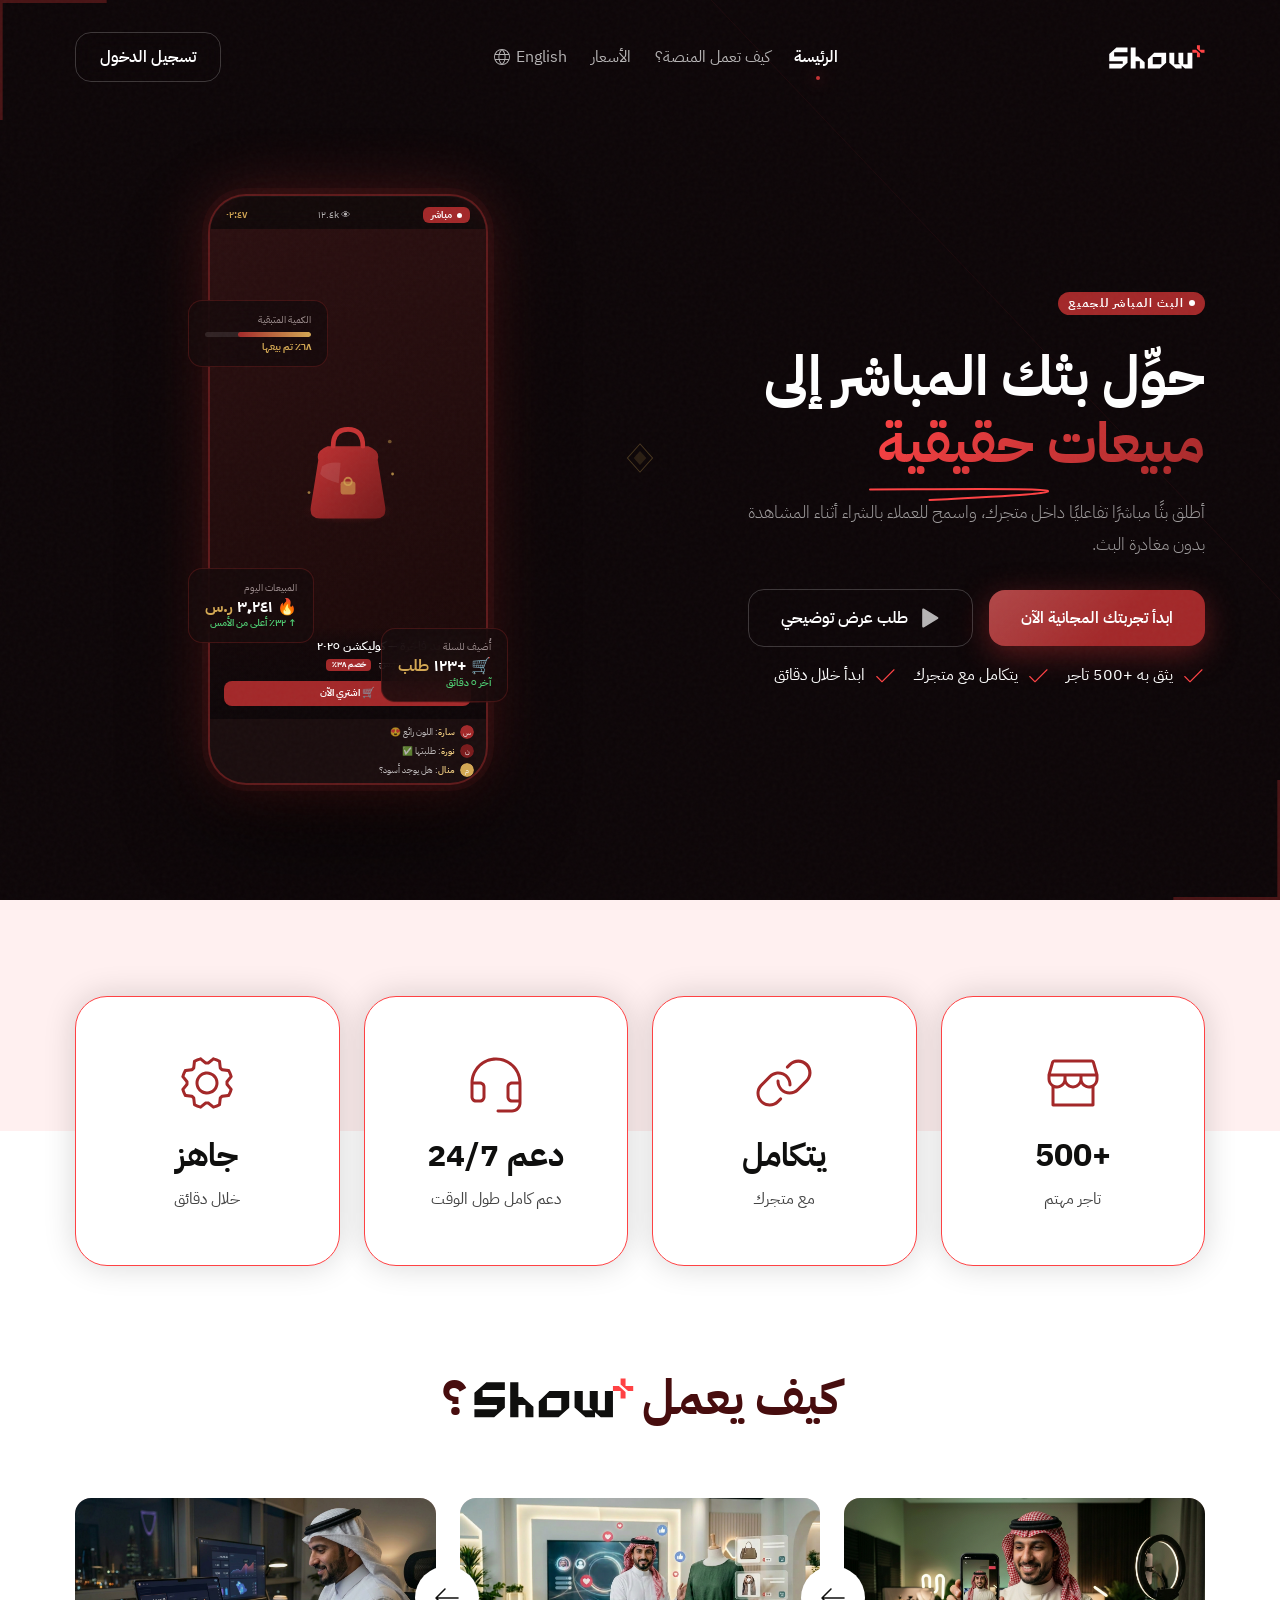
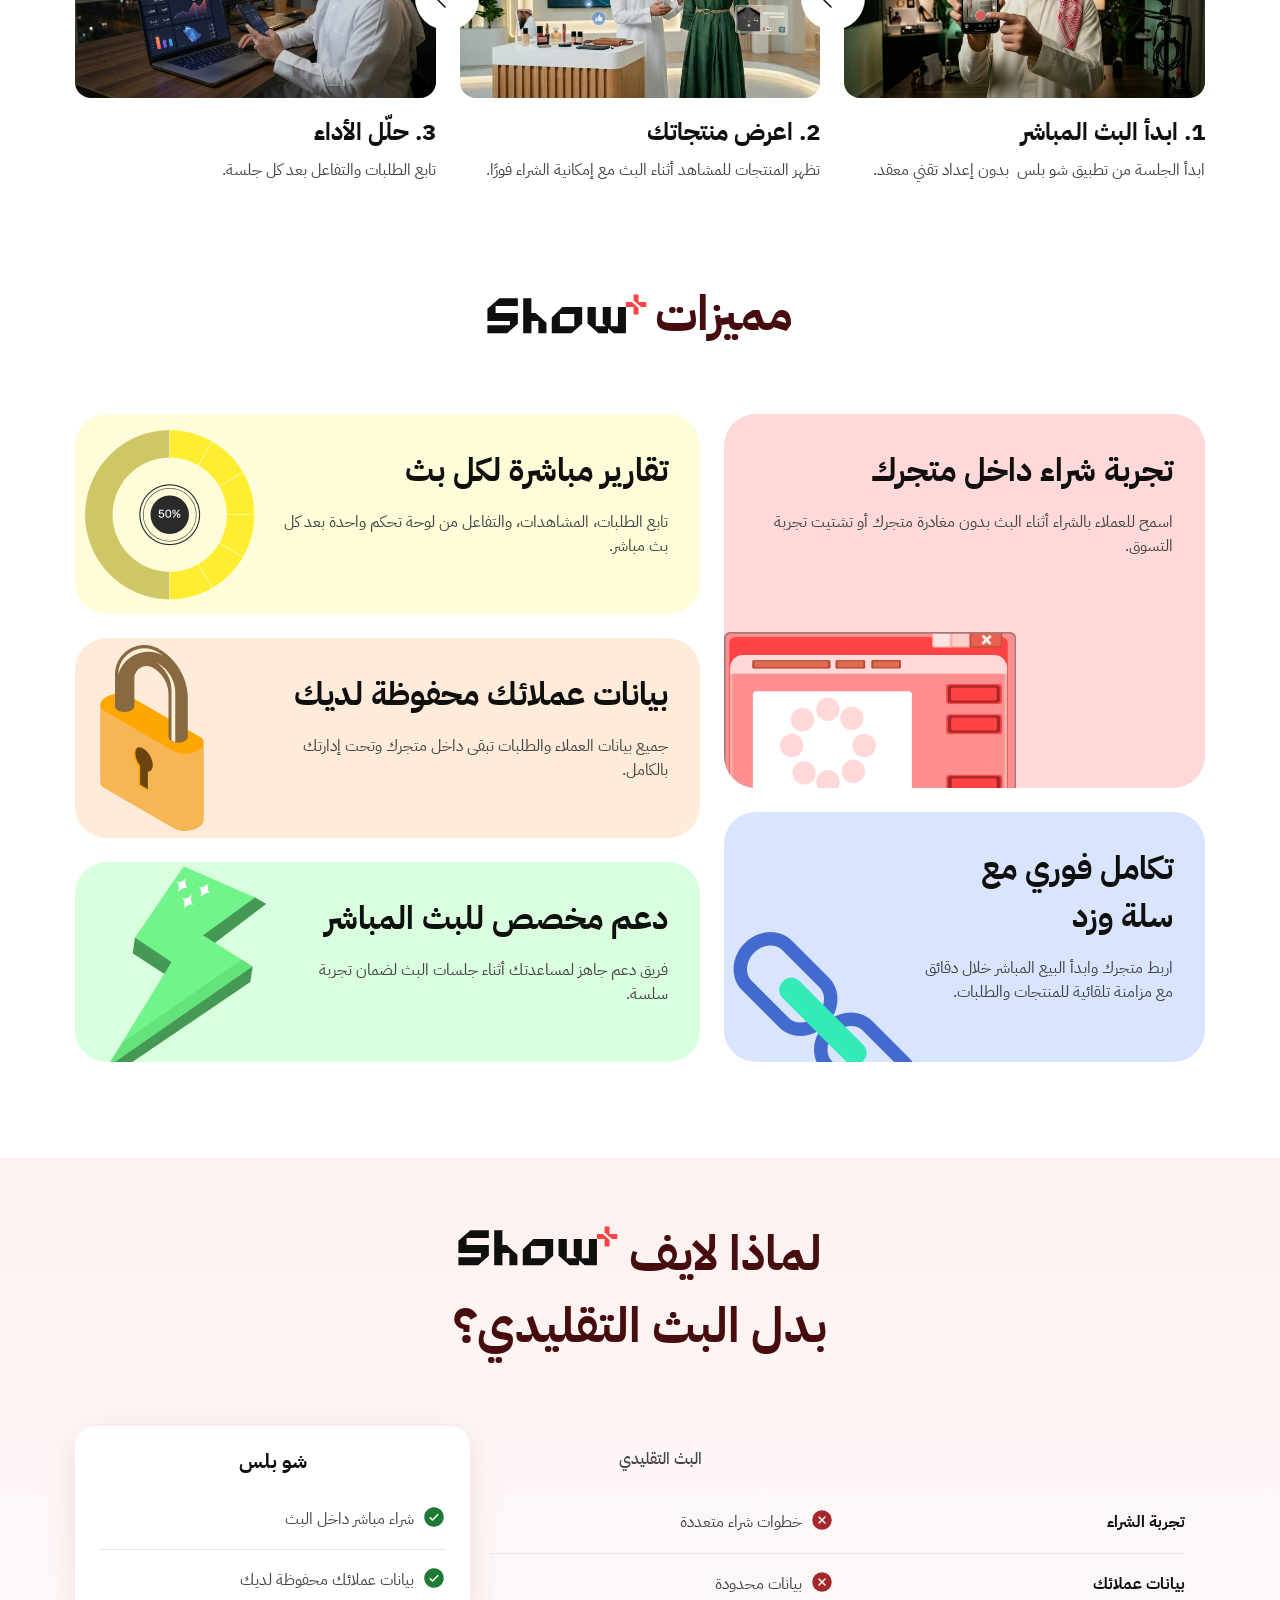
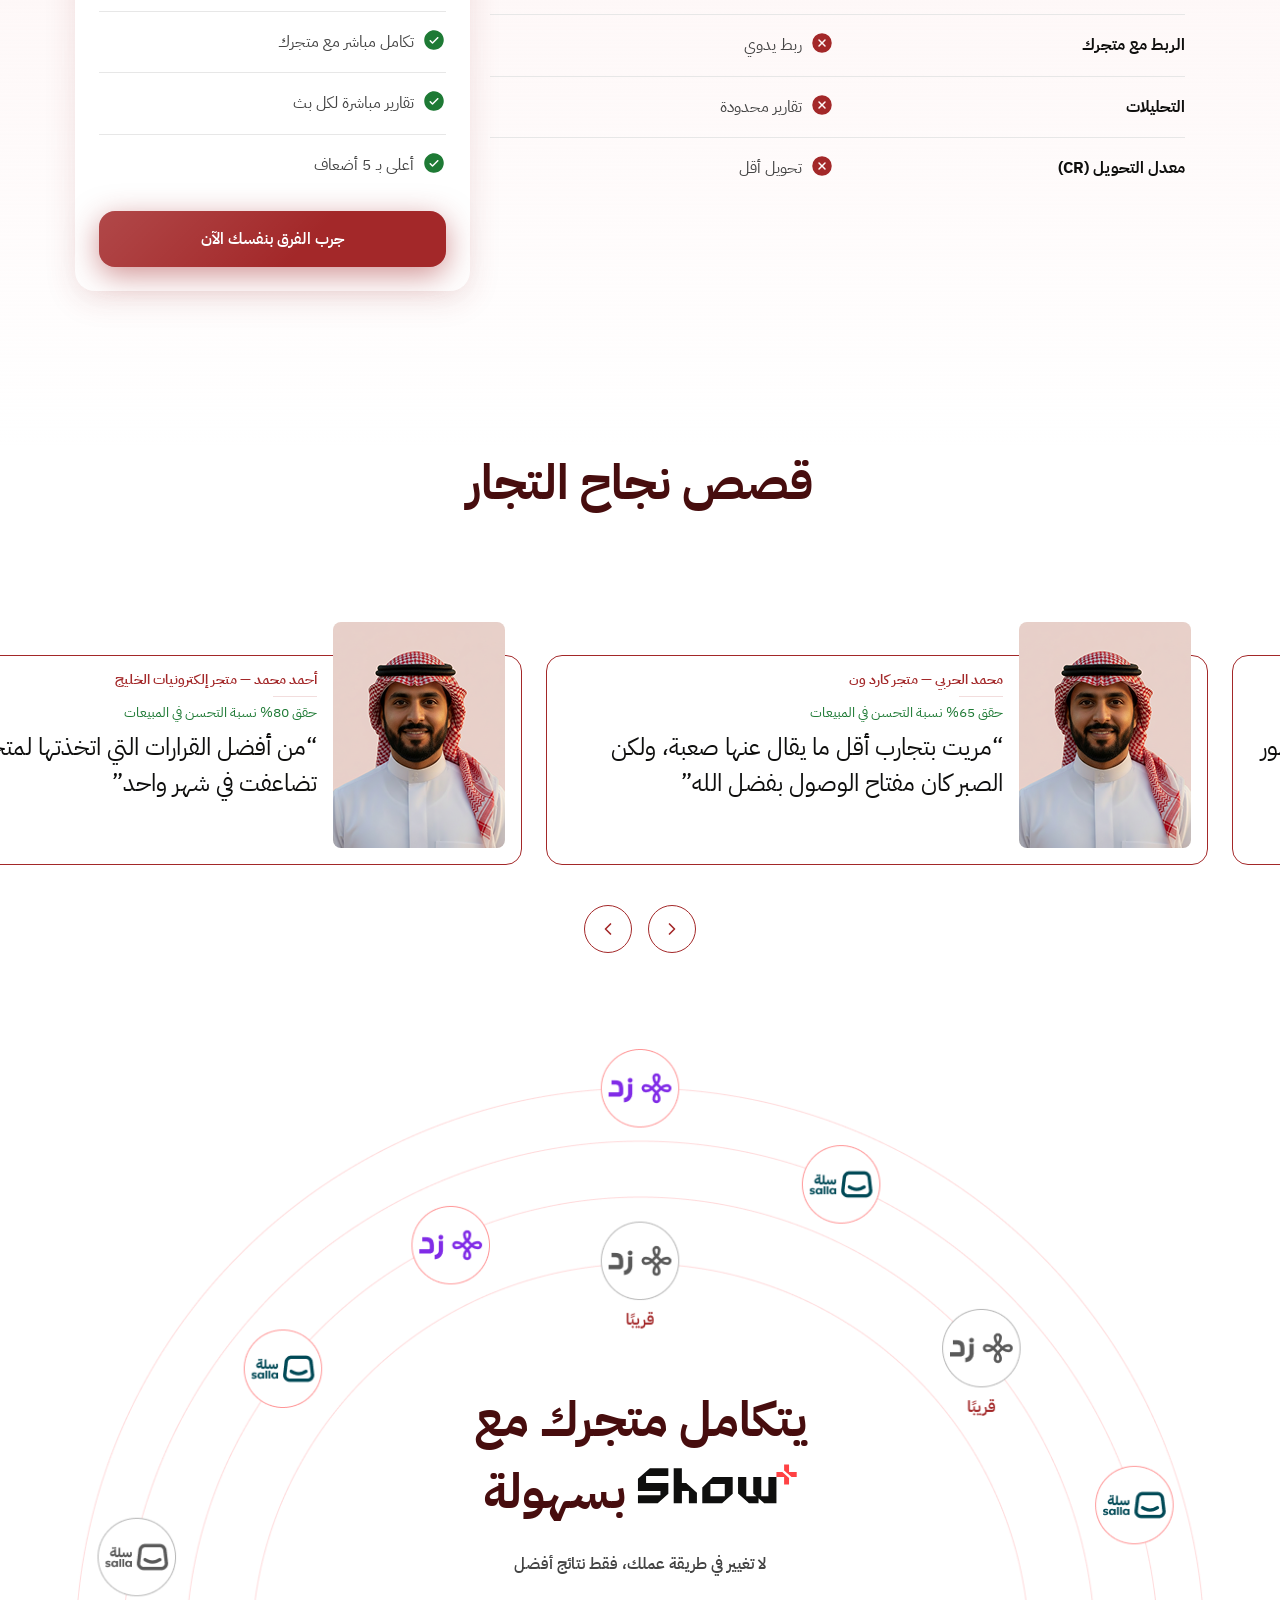
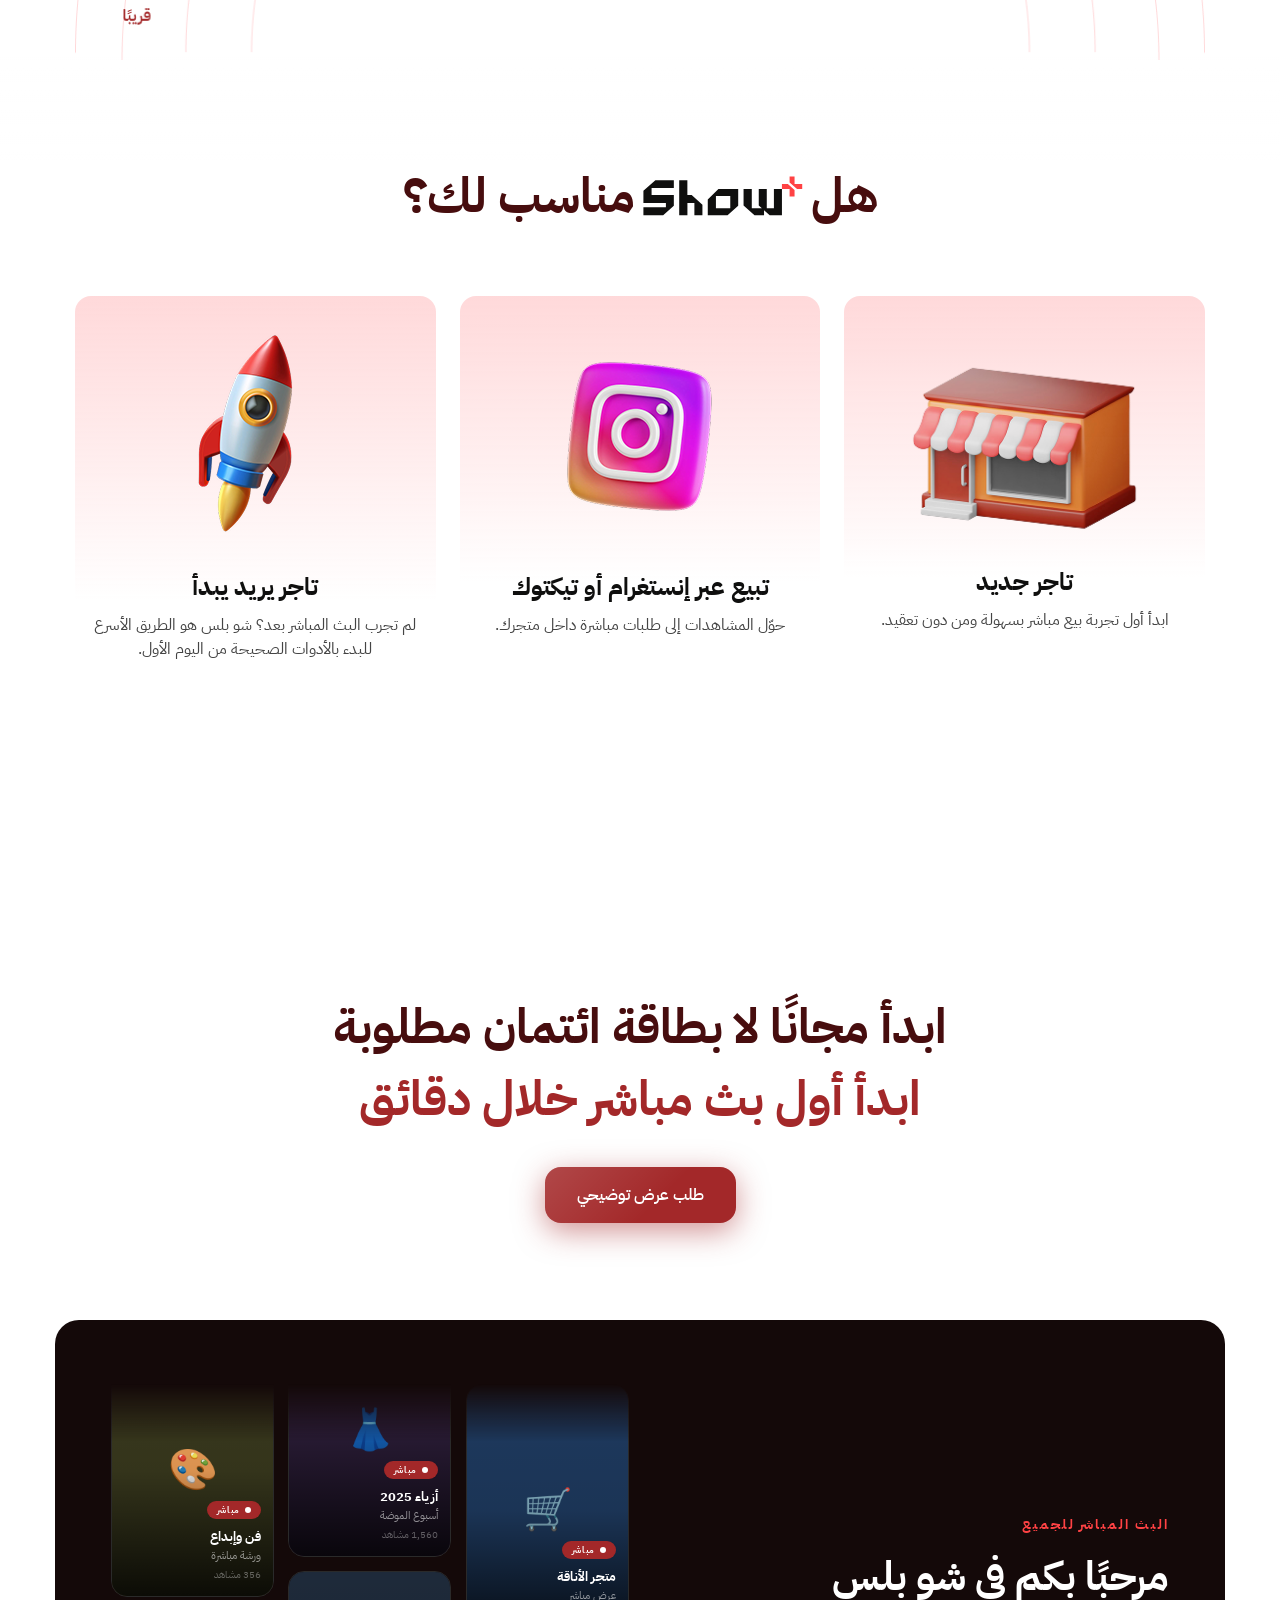
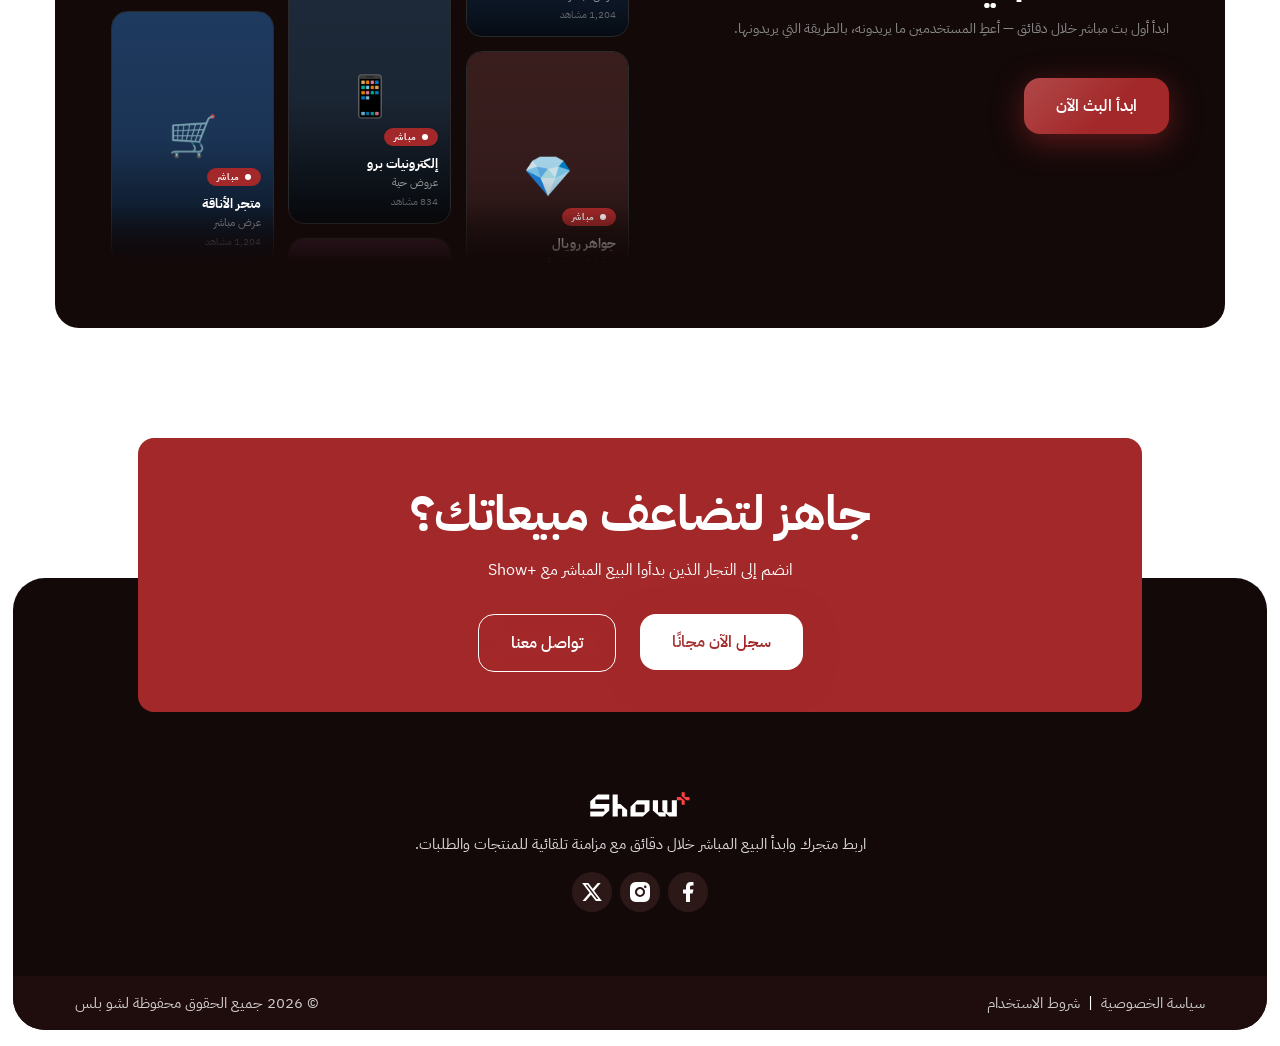
<file: index.html>
<!doctype html>
<html lang="ar" dir="rtl" class="home-page">
  <head>
    <meta charset="UTF-8" />
    <meta name="viewport" content="width=device-width, initial-scale=1.0" />
    <title>Show Plus</title>
    <link rel="stylesheet" href="css/style.css" />
    <link rel="stylesheet" href="css/normalize.css" />
    <link rel="preconnect" href="https://fonts.googleapis.com" />
    <link rel="preconnect" href="https://fonts.gstatic.com" crossorigin />
    <link
      href="https://fonts.googleapis.com/css2?family=IBM+Plex+Sans+Arabic:wght@100;200;300;400;500;600;700&display=swap"
      rel="stylesheet"
    />
    <link
      rel="stylesheet"
      href="https://cdn.jsdelivr.net/npm/swiper@11/swiper-bundle.min.css"
    />
    <link rel="icon" type="image/png" href="./assets/images/favicon.png" />
  </head>

  <body class="rtl">
    <main class="main-home">
      <!-- ── Full-width background (orbs + geometry) — on <main> ── -->
      <div class="background-overlay">
        <div class="orb orb-1"></div>
        <div class="orb orb-2"></div>
        <div class="orb orb-3"></div>
      </div>

      <div class="geo-lines" aria-hidden="true">
        <svg
          viewBox="0 0 1440 900"
          preserveAspectRatio="none"
          xmlns="http://www.w3.org/2000/svg"
        >
          <defs>
            <linearGradient id="lg1" x1="0" y1="0" x2="1" y2="0">
              <stop offset="0%" stop-color="#A32829" stop-opacity="0" />
              <stop offset="50%" stop-color="#A32829" stop-opacity="0.4" />
              <stop offset="100%" stop-color="#A32829" stop-opacity="0" />
            </linearGradient>
            <linearGradient id="lg2" x1="0" y1="0" x2="0" y2="1">
              <stop offset="0%" stop-color="#d4a853" stop-opacity="0" />
              <stop offset="50%" stop-color="#d4a853" stop-opacity="0.2" />
              <stop offset="100%" stop-color="#d4a853" stop-opacity="0" />
            </linearGradient>
          </defs>
          <line
            x1="0"
            y1="200"
            x2="1440"
            y2="200"
            stroke="url(#lg1)"
            stroke-width="1"
          />
          <line
            x1="0"
            y1="700"
            x2="1440"
            y2="700"
            stroke="url(#lg1)"
            stroke-width="0.5"
          />
          <line
            x1="720"
            y1="0"
            x2="720"
            y2="900"
            stroke="url(#lg2)"
            stroke-width="1"
          />
          <line
            x1="800"
            y1="0"
            x2="1440"
            y2="600"
            stroke="rgba(163,40,41,0.1)"
            stroke-width="1"
          />
          <path
            d="M 0 0 L 120 0 L 120 3 L 3 3 L 3 120 L 0 120 Z"
            fill="rgba(163,40,41,0.4)"
          />
          <path
            d="M 1440 900 L 1320 900 L 1320 897 L 1437 897 L 1437 780 L 1440 780 Z"
            fill="rgba(163,40,41,0.4)"
          />
          <rect
            x="710"
            y="448"
            width="20"
            height="20"
            transform="rotate(45 720 458)"
            fill="none"
            stroke="rgba(212,168,83,0.3)"
            stroke-width="1"
          />
          <rect
            x="715"
            y="453"
            width="10"
            height="10"
            transform="rotate(45 720 458)"
            fill="rgba(212,168,83,0.15)"
          />
        </svg>
      </div>

      <!-- ════════════════════════════
       .container  — boxed layout
  ════════════════════════════ -->
      <div class="container">
        <!-- NAV -->
        <nav>
          <a href="/" class="nav-logo">
            <img src="./assets/images/logo-white.svg" alt="Show+ Logo" />
          </a>

          <button class="menu-toggle" id="menuToggle">
            <span></span><span></span><span></span>
          </button>

          <div class="nav-menu" id="navMenu">
            <a href="/" class="nav-logo">
              <img src="./assets/images/logo-white.svg" alt="Show+ Logo" />
            </a>
            <ul>
              <li class="active"><a href="/">الرئيسة</a></li>
              <li><a href="./pages/how-it-works.html">كيف تعمل المنصة؟</a></li>
              <li><a href="./pages/pricing.html">الأسعار</a></li>
              <li>
                <a href="./index-en.html"
                  >English
                  <svg
                    xmlns="http://www.w3.org/2000/svg"
                    width="20"
                    height="20"
                    viewBox="0 0 256 256"
                  >
                    <path
                      fill="currentColor"
                      d="M128 26a102 102 0 1 0 102 102A102.12 102.12 0 0 0 128 26m81.57 64h-40.38a132.6 132.6 0 0 0-25.73-50.67A90.29 90.29 0 0 1 209.57 90m8.43 38a89.7 89.7 0 0 1-3.83 26h-42.36a155.4 155.4 0 0 0 0-52h42.36a89.7 89.7 0 0 1 3.83 26m-90 87.83a110 110 0 0 1-15.19-19.45A124.2 124.2 0 0 1 99.35 166h57.3a124.2 124.2 0 0 1-13.46 30.38A110 110 0 0 1 128 215.83M96.45 154a139.2 139.2 0 0 1 0-52h63.1a139.2 139.2 0 0 1 0 52ZM38 128a89.7 89.7 0 0 1 3.83-26h42.36a155.4 155.4 0 0 0 0 52H41.83A89.7 89.7 0 0 1 38 128m90-87.83a110 110 0 0 1 15.19 19.45A124.2 124.2 0 0 1 156.65 90h-57.3a124.2 124.2 0 0 1 13.46-30.38A110 110 0 0 1 128 40.17m-15.46-.84A132.6 132.6 0 0 0 86.81 90H46.43a90.29 90.29 0 0 1 66.11-50.67M46.43 166h40.38a132.6 132.6 0 0 0 25.73 50.67A90.29 90.29 0 0 1 46.43 166m97 50.67A132.6 132.6 0 0 0 169.19 166h40.38a90.29 90.29 0 0 1-66.11 50.67Z"
                    />
                  </svg>
                </a>
              </li>
            </ul>
            <button id="login-cta" class="secondary-btn">تسجيل الدخول</button>
          </div>
        </nav>

        <div class="overlay" id="overlay"></div>

        <!-- HERO CONTENT -->
        <div class="hero-content">
          <!-- LEFT: text -->
          <div class="hero-text">
            <div class="heading-column">
              <!-- live badge -->
              <div class="live-badge">
                <div class="live-dot"></div>
                <span class="live-badge-text">البث المباشر للجميع</span>
              </div>

              <div class="heading-container">
                <h1>
                  حوِّل بثك المباشر إلى<br />
                  <span class="highlighter"
                    >مبيعات حقيقية
                    <svg
                      xmlns="http://www.w3.org/2000/svg"
                      width="180"
                      height="13"
                      viewBox="0 0 180 13"
                      fill="none"
                    >
                      <path
                        d="M1 1.51839C6.32527 1.51839 11.6506 1.51839 44.3485 1.30221C77.0465 1.08603 136.956 0.653661 163.159 1.51184C189.361 2.37002 180.042 4.53186 157.102 6.51026C134.162 8.48866 97.8837 10.2181 60.5059 12"
                        stroke="#FF4244"
                        stroke-width="2"
                        stroke-linecap="round"
                      />
                    </svg>
                  </span>
                </h1>
              </div>

              <p>
                أطلق بثًا مباشرًا تفاعليًا داخل متجرك، واسمح للعملاء بالشراء
                أثناء المشاهدة بدون مغادرة البث.
              </p>
            </div>

            <div class="hero-column">
              <div class="hero-actions">
                <a href="#">
                  <button type="button" class="primary-btn">
                    ابدأ تجربتك المجانية الآن
                  </button>
                </a>
                <a href="#">
                  <button type="button" class="secondary-btn">
                    <svg
                      xmlns="http://www.w3.org/2000/svg"
                      width="24"
                      height="24"
                      viewBox="0 0 24 24"
                      fill="none"
                    >
                      <path
                        d="M21.69 10.8928L8.18252 2.63064C7.98327 2.50842 7.75499 2.44164 7.52128 2.43719C7.28757 2.43274 7.05691 2.49078 6.85315 2.60533C6.65047 2.71663 6.48163 2.88062 6.36446 3.07996C6.2473 3.27931 6.18616 3.5066 6.18752 3.73783V20.2622C6.18616 20.4934 6.2473 20.7207 6.36446 20.9201C6.48163 21.1194 6.65047 21.2834 6.85315 21.3947C7.05691 21.5092 7.28757 21.5673 7.52128 21.5628C7.75499 21.5584 7.98327 21.4916 8.18252 21.3694L21.69 13.1072C21.8802 12.9916 22.0373 12.8291 22.1464 12.6352C22.2555 12.4412 22.3128 12.2225 22.3128 12C22.3128 11.7775 22.2555 11.5588 22.1464 11.3649C22.0373 11.1709 21.8802 11.0084 21.69 10.8928Z"
                        fill="rgba(255,255,255,0.7)"
                      />
                    </svg>
                    طلب عرض توضيحي
                  </button>
                </a>
              </div>

              <div class="features-trigger">
                <div class="trigger">
                  <svg
                    xmlns="http://www.w3.org/2000/svg"
                    width="24"
                    height="24"
                    viewBox="0 0 24 24"
                    fill="none"
                  >
                    <path
                      d="M21.3975 7.14751L9.39751 19.1475C9.29204 19.2528 9.14907 19.312 9.00001 19.312C8.85094 19.312 8.70798 19.2528 8.60251 19.1475L3.35251 13.8975C3.25315 13.7909 3.19905 13.6498 3.20163 13.5041C3.2042 13.3584 3.26323 13.2194 3.36629 13.1163C3.46935 13.0132 3.60839 12.9542 3.75411 12.9516C3.89984 12.9491 4.04088 13.0031 4.14751 13.1025L9.00001 17.9541L20.6025 6.35251C20.7091 6.25315 20.8502 6.19905 20.9959 6.20163C21.1416 6.2042 21.2807 6.26323 21.3837 6.36629C21.4868 6.46935 21.5458 6.60839 21.5484 6.75412C21.551 6.89984 21.4969 7.04088 21.3975 7.14751Z"
                      fill="#FF4244"
                    />
                  </svg>
                  يثق به +500 تاجر
                </div>

                <div class="trigger">
                  <svg
                    xmlns="http://www.w3.org/2000/svg"
                    width="24"
                    height="24"
                    viewBox="0 0 24 24"
                    fill="none"
                  >
                    <path
                      d="M21.3975 7.14751L9.39751 19.1475C9.29204 19.2528 9.14907 19.312 9.00001 19.312C8.85094 19.312 8.70798 19.2528 8.60251 19.1475L3.35251 13.8975C3.25315 13.7909 3.19905 13.6498 3.20163 13.5041C3.2042 13.3584 3.26323 13.2194 3.36629 13.1163C3.46935 13.0132 3.60839 12.9542 3.75411 12.9516C3.89984 12.9491 4.04088 13.0031 4.14751 13.1025L9.00001 17.9541L20.6025 6.35251C20.7091 6.25315 20.8502 6.19905 20.9959 6.20163C21.1416 6.2042 21.2807 6.26323 21.3837 6.36629C21.4868 6.46935 21.5458 6.60839 21.5484 6.75412C21.551 6.89984 21.4969 7.04088 21.3975 7.14751Z"
                      fill="#FF4244"
                    />
                  </svg>
                  يتكامل مع متجرك
                </div>

                <div class="trigger">
                  <svg
                    xmlns="http://www.w3.org/2000/svg"
                    width="24"
                    height="24"
                    viewBox="0 0 24 24"
                    fill="none"
                  >
                    <path
                      d="M21.3975 7.14751L9.39751 19.1475C9.29204 19.2528 9.14907 19.312 9.00001 19.312C8.85094 19.312 8.70798 19.2528 8.60251 19.1475L3.35251 13.8975C3.25315 13.7909 3.19905 13.6498 3.20163 13.5041C3.2042 13.3584 3.26323 13.2194 3.36629 13.1163C3.46935 13.0132 3.60839 12.9542 3.75411 12.9516C3.89984 12.9491 4.04088 13.0031 4.14751 13.1025L9.00001 17.9541L20.6025 6.35251C20.7091 6.25315 20.8502 6.19905 20.9959 6.20163C21.1416 6.2042 21.2807 6.26323 21.3837 6.36629C21.4868 6.46935 21.5458 6.60839 21.5484 6.75412C21.551 6.89984 21.4969 7.04088 21.3975 7.14751Z"
                      fill="#FF4244"
                    />
                  </svg>
                  ابدأ خلال دقائق
                </div>
              </div>
            </div>
          </div>

          <!-- RIGHT: phone visual -->
          <div class="hero-image-container">
            <div class="phone-scene">
              <!-- floating card: sales -->
              <div class="float-card float-card-sales">
                <div class="fc-label">المبيعات اليوم</div>
                <div class="fc-value">
                  🔥 ٣٬٢٤١ <span class="fc-accent">ر.س</span>
                </div>
                <div class="fc-trend">↑ ٣٢٪ أعلى من الأمس</div>
              </div>

              <!-- floating card: stock -->
              <div class="float-card float-card-stock">
                <div class="fc-label">الكمية المتبقية</div>
                <div class="fc-progress-bar">
                  <div class="fc-progress-fill"></div>
                </div>
                <div class="fc-pct">٦٨٪ تم بيعها</div>
              </div>

              <!-- floating card: orders -->
              <div class="float-card float-card-orders">
                <div class="fc-label">أُضيف للسلة</div>
                <div class="fc-value">
                  🛒 +١٢٣ <span class="fc-accent">طلب</span>
                </div>
                <div class="fc-trend">آخر ٥ دقائق</div>
              </div>

              <!-- phone frame -->
              <div class="phone-frame">
                <div class="phone-top-bar">
                  <div class="phone-live-tag">
                    <div class="phone-live-dot"></div>
                    مباشر
                  </div>
                  <div class="phone-views">👁 ١٢.٤k</div>
                  <div class="phone-timer" id="phone-timer">٠٢:٤٧</div>
                </div>

                <div class="phone-product-area">
                  <div class="phone-product-inner">
                    <div class="product-silhouette">
                      <svg
                        viewBox="0 0 140 140"
                        xmlns="http://www.w3.org/2000/svg"
                      >
                        <defs>
                          <radialGradient id="prodGlow" cx="50%" cy="50%">
                            <stop
                              offset="0%"
                              stop-color="#A32829"
                              stop-opacity="0.5"
                            />
                            <stop
                              offset="100%"
                              stop-color="#A32829"
                              stop-opacity="0"
                            />
                          </radialGradient>
                          <linearGradient
                            id="bagGrad"
                            x1="0"
                            y1="0"
                            x2="1"
                            y2="1"
                          >
                            <stop offset="0%" stop-color="#c73334" />
                            <stop offset="100%" stop-color="#7a1b1c" />
                          </linearGradient>
                        </defs>
                        <ellipse
                          cx="70"
                          cy="110"
                          rx="50"
                          ry="14"
                          fill="url(#prodGlow)"
                          opacity="0.6"
                        />
                        <path
                          d="M 38 55 Q 35 45 48 40 L 92 40 Q 105 45 102 55 L 110 105 Q 112 118 100 118 L 40 118 Q 28 118 30 105 Z"
                          fill="url(#bagGrad)"
                          opacity="0.95"
                        />
                        <path
                          d="M 54 40 Q 54 22 70 22 Q 86 22 86 40"
                          fill="none"
                          stroke="#c73334"
                          stroke-width="5"
                          stroke-linecap="round"
                        />
                        <path
                          d="M 42 62 Q 50 56 62 58 L 60 80 Q 45 76 40 70 Z"
                          fill="rgba(255,255,255,0.1)"
                        />
                        <rect
                          x="62"
                          y="78"
                          width="16"
                          height="14"
                          rx="3"
                          fill="rgba(212,168,83,0.6)"
                        />
                        <rect
                          x="66"
                          y="74"
                          width="8"
                          height="8"
                          rx="4"
                          fill="none"
                          stroke="rgba(212,168,83,0.7)"
                          stroke-width="2"
                        />
                        <g fill="#d4a853" opacity="0.8">
                          <circle cx="22" cy="42" r="2">
                            <animate
                              attributeName="opacity"
                              values="0;1;0"
                              dur="2s"
                              repeatCount="indefinite"
                              begin="0s"
                            />
                          </circle>
                          <circle cx="118" cy="70" r="1.5">
                            <animate
                              attributeName="opacity"
                              values="0;1;0"
                              dur="2.5s"
                              repeatCount="indefinite"
                              begin="0.7s"
                            />
                          </circle>
                          <circle cx="28" cy="90" r="1.5">
                            <animate
                              attributeName="opacity"
                              values="0;1;0"
                              dur="1.8s"
                              repeatCount="indefinite"
                              begin="1.2s"
                            />
                          </circle>
                          <circle cx="115" cy="35" r="2">
                            <animate
                              attributeName="opacity"
                              values="0;1;0"
                              dur="2.2s"
                              repeatCount="indefinite"
                              begin="0.4s"
                            />
                          </circle>
                        </g>
                      </svg>
                    </div>
                  </div>

                  <div class="phone-product-card">
                    <div class="phone-product-name">
                      حقيبة يد فاخرة — كوليكشن ٢٠٢٥
                    </div>
                    <div class="phone-product-pricing">
                      <span class="phone-price-now">٤٩٩ ر.س</span>
                      <span class="phone-price-old">٧٩٩ ر.س</span>
                      <span class="phone-discount-tag">خصم ٣٨٪</span>
                    </div>
                    <button class="phone-buy-btn">🛒 اشتري الآن</button>
                  </div>
                </div>

                <div class="phone-comments" id="phone-comments">
                  <div class="comment-item">
                    <svg class="comment-avatar" viewBox="0 0 20 20">
                      <circle cx="10" cy="10" r="10" fill="#A32829" />
                      <text
                        x="10"
                        y="14"
                        text-anchor="middle"
                        font-size="10"
                        fill="white"
                      >
                        س
                      </text>
                    </svg>
                    <span
                      ><span class="comment-name">سارة</span>: اللون رائع
                      😍</span
                    >
                  </div>
                  <div class="comment-item">
                    <svg class="comment-avatar" viewBox="0 0 20 20">
                      <circle cx="10" cy="10" r="10" fill="#7a1b1c" />
                      <text
                        x="10"
                        y="14"
                        text-anchor="middle"
                        font-size="10"
                        fill="white"
                      >
                        ن
                      </text>
                    </svg>
                    <span
                      ><span class="comment-name">نورة</span>: طلبتها ✅</span
                    >
                  </div>
                  <div class="comment-item">
                    <svg class="comment-avatar" viewBox="0 0 20 20">
                      <circle cx="10" cy="10" r="10" fill="#d4a853" />
                      <text
                        x="10"
                        y="14"
                        text-anchor="middle"
                        font-size="10"
                        fill="white"
                      >
                        م
                      </text>
                    </svg>
                    <span
                      ><span class="comment-name">منال</span>: هل يوجد
                      أسود؟</span
                    >
                  </div>
                </div>
              </div>
              <!-- /phone-frame -->
            </div>
            <!-- /phone-scene -->
          </div>
          <!-- /hero-image-container -->
        </div>
        <!-- /hero-content -->
      </div>
      <!-- /.container -->
    </main>

    <div class="triggers-container">
      <div class="container">
        <div class="trigger-card">
          <svg
            xmlns="http://www.w3.org/2000/svg"
            width="64"
            height="64"
            viewBox="0 0 64 64"
            fill="none"
          >
            <path
              d="M6.555 23.6025C6.51895 23.7319 6.50045 23.8656 6.5 24V28C6.49936 29.5174 6.86218 31.0128 7.5581 32.3611C8.25403 33.7095 9.2628 34.8715 10.5 35.75V54C10.5 54.3978 10.658 54.7794 10.9393 55.0607C11.2206 55.342 11.6022 55.5 12 55.5H52C52.3978 55.5 52.7794 55.342 53.0607 55.0607C53.342 54.7794 53.5 54.3978 53.5 54V35.75C54.7372 34.8715 55.746 33.7095 56.4419 32.3611C57.1378 31.0128 57.5006 29.5174 57.5 28V24C57.4999 23.8613 57.4805 23.7234 57.4425 23.59L53.8575 11.0375C53.6462 10.3091 53.2052 9.66851 52.6001 9.21123C51.9951 8.75395 51.2584 8.50447 50.5 8.5H13.5C12.7416 8.50447 12.0049 8.75395 11.3999 9.21123C10.7948 9.66851 10.3538 10.3091 10.1425 11.0375L6.555 23.6025ZM13.0275 11.8525C13.0588 11.7513 13.1214 11.6626 13.2063 11.5992C13.2912 11.5359 13.3941 11.5011 13.5 11.5H50.5C50.6085 11.5002 50.714 11.5356 50.8006 11.601C50.8872 11.6664 50.9502 11.7582 50.98 11.8625L54.0125 22.5H10L13.0275 11.8525ZM25.5 25.5H38.5V28C38.5 29.7239 37.8152 31.3772 36.5962 32.5962C35.3772 33.8152 33.7239 34.5 32 34.5C30.2761 34.5 28.6228 33.8152 27.4038 32.5962C26.1848 31.3772 25.5 29.7239 25.5 28V25.5ZM9.5 25.5H22.5V28C22.5013 29.1218 22.2122 30.2247 21.6609 31.2017C21.1097 32.1786 20.315 32.9963 19.3541 33.5751C18.3932 34.154 17.2989 34.4743 16.1776 34.5049C15.0562 34.5356 13.9461 34.2755 12.955 33.75C12.8319 33.645 12.6926 33.5605 12.5425 33.5C11.6117 32.9153 10.8443 32.1041 10.3123 31.1422C9.78017 30.1803 9.5007 29.0992 9.5 28V25.5ZM50.5 52.5H13.5V37.165C15.4536 37.6965 17.5259 37.59 19.4147 36.861C21.3035 36.1321 22.9101 34.8187 24 33.1125C24.8573 34.4572 26.0397 35.5641 27.438 36.3309C28.8363 37.0978 30.4053 37.4997 32 37.4997C33.5947 37.4997 35.1637 37.0978 36.562 36.3309C37.9603 35.5641 39.1427 34.4572 40 33.1125C41.0899 34.8187 42.6965 36.1321 44.5853 36.861C46.4741 37.59 48.5464 37.6965 50.5 37.165V52.5ZM51.4575 33.5C51.3074 33.5605 51.1681 33.645 51.045 33.75C50.0539 34.2755 48.9438 34.5356 47.8224 34.5049C46.7011 34.4743 45.6068 34.154 44.6459 33.5751C43.685 32.9963 42.8903 32.1786 42.3391 31.2017C41.7878 30.2247 41.4987 29.1218 41.5 28V25.5H54.5V28C54.4993 29.0992 54.2198 30.1803 53.6877 31.1422C53.1557 32.1041 52.3883 32.9153 51.4575 33.5Z"
              fill="#A32829"
            />
          </svg>

          <div class="trigger-text">
            <h3>+500</h3>
            <p>تاجر مهتم</p>
          </div>
        </div>

        <div class="trigger-card">
          <svg
            xmlns="http://www.w3.org/2000/svg"
            width="64"
            height="64"
            viewBox="0 0 64 64"
            fill="none"
          >
            <path
              d="M59.5 22.045C59.4056 25.4 58.0276 28.5909 55.65 30.96L46.9625 39.6475C45.743 40.8734 44.2925 41.8451 42.6948 42.5064C41.0971 43.1677 39.3841 43.5054 37.655 43.5H37.6425C35.8845 43.4986 34.1446 43.145 32.5256 42.4601C30.9066 41.7751 29.4412 40.7726 28.2161 39.5118C26.991 38.2511 26.031 36.7576 25.3927 35.1195C24.7544 33.4815 24.4509 31.7322 24.5 29.975C24.5104 29.5841 24.673 29.2128 24.9532 28.9401C25.2334 28.6673 25.609 28.5148 26 28.515H26.0425C26.4399 28.5261 26.8167 28.6945 27.09 28.9833C27.3633 29.2721 27.5107 29.6575 27.5 30.055C27.4612 31.4119 27.6949 32.7628 28.1872 34.0279C28.6796 35.293 29.4205 36.4465 30.3663 37.4202C31.3121 38.394 32.4436 39.1683 33.6938 39.6973C34.9439 40.2262 36.2875 40.4992 37.645 40.5C38.9794 40.5031 40.3011 40.2418 41.5339 39.7312C42.7668 39.2206 43.8862 38.4707 44.8275 37.525L53.515 28.84C55.3498 26.9218 56.3609 24.3616 56.3318 21.7073C56.3026 19.053 55.2357 16.5156 53.3592 14.6382C51.4827 12.7607 48.9459 11.6924 46.2916 11.6619C43.6374 11.6314 41.0766 12.6411 39.1575 14.475L36.4075 17.225C36.126 17.5064 35.7443 17.6645 35.3462 17.6645C34.9482 17.6645 34.5664 17.5064 34.285 17.225C34.0035 16.9435 33.8454 16.5617 33.8454 16.1637C33.8454 15.7657 34.0035 15.3839 34.285 15.1025L37.035 12.3525C38.2566 11.1304 39.707 10.1609 41.3034 9.49952C42.8997 8.83811 44.6108 8.49768 46.3387 8.49768C48.0667 8.49768 49.7777 8.83811 51.3741 9.49952C52.9705 10.1609 54.4209 11.1304 55.6425 12.3525C56.9099 13.6215 57.9055 15.1353 58.5687 16.8017C59.2319 18.4681 59.5488 20.2521 59.5 22.045ZM27.595 46.77L24.845 49.52C23.9029 50.4686 22.7817 51.2205 21.5466 51.7321C20.3114 52.2437 18.9869 52.5047 17.65 52.5C15.6416 52.4985 13.6788 51.9017 12.0095 50.785C10.3403 49.6683 9.0395 48.0819 8.27163 46.2261C7.50375 44.3704 7.30323 42.3286 7.69541 40.359C8.08758 38.3893 9.05486 36.5801 10.475 35.16L19.155 26.475C20.5922 25.034 22.4291 24.058 24.4276 23.6735C26.4262 23.289 28.4941 23.5137 30.3634 24.3185C32.2327 25.1232 33.8171 26.471 34.9113 28.187C36.0055 29.903 36.559 31.9081 36.5 33.9425C36.4892 34.3399 36.6367 34.7254 36.91 35.0141C37.1833 35.3029 37.5601 35.4713 37.9575 35.4825H38C38.391 35.4826 38.7666 35.3301 39.0468 35.0574C39.3269 34.7846 39.4896 34.4133 39.5 34.0225C39.5746 31.3884 38.8566 28.7925 37.439 26.5712C36.0213 24.3499 33.9693 22.6054 31.5488 21.5638C29.1282 20.5221 26.4507 20.2313 23.8629 20.7289C21.2752 21.2266 18.8965 22.4898 17.035 24.355L8.34499 33.04C6.50584 34.8796 5.25326 37.2231 4.74555 39.7744C4.23783 42.3257 4.49775 44.9702 5.49248 47.3738C6.4872 49.7774 8.17208 51.8322 10.3342 53.2786C12.4963 54.725 15.0387 55.498 17.64 55.5C19.3689 55.505 21.0816 55.1669 22.6789 54.5052C24.2762 53.8434 25.7262 52.8712 26.945 51.645L29.695 48.895C29.8361 48.756 29.9482 48.5905 30.025 48.408C30.1018 48.2255 30.1417 48.0296 30.1423 47.8315C30.143 47.6335 30.1045 47.4374 30.029 47.2543C29.9535 47.0713 29.8425 46.905 29.7024 46.765C29.5623 46.6251 29.3959 46.5143 29.2127 46.439C29.0296 46.3637 28.8334 46.3254 28.6354 46.3264C28.4374 46.3273 28.2415 46.3674 28.0591 46.4444C27.8767 46.5214 27.7113 46.6337 27.5725 46.775L27.595 46.77Z"
              fill="#A32829"
            />
          </svg>

          <div class="trigger-text">
            <h3>يتكامل</h3>
            <p>مع متجرك</p>
          </div>
        </div>

        <div class="trigger-card">
          <svg
            xmlns="http://www.w3.org/2000/svg"
            width="64"
            height="64"
            viewBox="0 0 64 64"
            fill="none"
          >
            <path
              d="M50.1175 14.0175C47.7714 11.6465 44.9804 9.76192 41.9044 8.47189C38.8284 7.18187 35.528 6.51176 32.1925 6.5H32C25.237 6.5 18.751 9.1866 13.9688 13.9688C9.1866 18.751 6.5 25.237 6.5 32V46C6.5 47.4587 7.07946 48.8576 8.11091 49.8891C9.14236 50.9205 10.5413 51.5 12 51.5H16C17.4587 51.5 18.8576 50.9205 19.8891 49.8891C20.9205 48.8576 21.5 47.4587 21.5 46V36C21.5 34.5413 20.9205 33.1424 19.8891 32.1109C18.8576 31.0795 17.4587 30.5 16 30.5H9.55C9.93051 24.805 12.4612 19.4674 16.6295 15.5683C20.7979 11.6692 26.2923 9.49999 32 9.5H32.17C37.8538 9.52523 43.3161 11.7076 47.4524 15.6059C51.5888 19.5042 54.0908 24.8276 54.4525 30.5H48C46.5413 30.5 45.1424 31.0795 44.1109 32.1109C43.0795 33.1424 42.5 34.5413 42.5 36V46C42.5 47.4587 43.0795 48.8576 44.1109 49.8891C45.1424 50.9205 46.5413 51.5 48 51.5H54.5V52C54.5 53.7239 53.8152 55.3772 52.5962 56.5962C51.3772 57.8152 49.7239 58.5 48 58.5H34C33.6022 58.5 33.2206 58.658 32.9393 58.9393C32.658 59.2206 32.5 59.6022 32.5 60C32.5 60.3978 32.658 60.7794 32.9393 61.0607C33.2206 61.342 33.6022 61.5 34 61.5H48C50.5196 61.5 52.9359 60.4991 54.7175 58.7175C56.4991 56.9359 57.5 54.5196 57.5 52V32C57.5126 28.6644 56.8669 25.359 55.6001 22.2733C54.3333 19.1876 52.4702 16.3821 50.1175 14.0175ZM16 33.5C16.663 33.5 17.2989 33.7634 17.7678 34.2322C18.2366 34.7011 18.5 35.337 18.5 36V46C18.5 46.663 18.2366 47.2989 17.7678 47.7678C17.2989 48.2366 16.663 48.5 16 48.5H12C11.337 48.5 10.7011 48.2366 10.2322 47.7678C9.76339 47.2989 9.5 46.663 9.5 46V33.5H16ZM45.5 46V36C45.5 35.337 45.7634 34.7011 46.2322 34.2322C46.7011 33.7634 47.337 33.5 48 33.5H54.5V48.5H48C47.337 48.5 46.7011 48.2366 46.2322 47.7678C45.7634 47.2989 45.5 46.663 45.5 46Z"
              fill="#A32829"
            />
          </svg>

          <div class="trigger-text">
            <h3>دعم 24/7</h3>
            <p>دعم كامل طول الوقت</p>
          </div>
        </div>

        <div class="trigger-card">
          <svg
            xmlns="http://www.w3.org/2000/svg"
            width="64"
            height="64"
            viewBox="0 0 64 64"
            fill="none"
          >
            <path
              d="M32 20.5C29.7255 20.5 27.5021 21.1745 25.6109 22.4381C23.7198 23.7018 22.2458 25.4978 21.3754 27.5992C20.505 29.7005 20.2772 32.0128 20.721 34.2436C21.1647 36.4743 22.26 38.5235 23.8683 40.1318C25.4766 41.7401 27.5257 42.8353 29.7565 43.2791C31.9872 43.7228 34.2995 43.495 36.4009 42.6246C38.5022 41.7542 40.2983 40.2803 41.5619 38.3891C42.8255 36.4979 43.5 34.2745 43.5 32C43.496 28.9513 42.2831 26.0285 40.1273 23.8727C37.9715 21.7169 35.0488 20.504 32 20.5ZM32 40.5C30.3189 40.5 28.6755 40.0015 27.2776 39.0675C25.8798 38.1335 24.7904 36.806 24.147 35.2528C23.5037 33.6997 23.3353 31.9906 23.6633 30.3418C23.9913 28.6929 24.8008 27.1784 25.9896 25.9896C27.1783 24.8009 28.6929 23.9913 30.3417 23.6634C31.9906 23.3354 33.6996 23.5037 35.2528 24.1471C36.806 24.7904 38.1335 25.8799 39.0675 27.2777C40.0015 28.6755 40.5 30.3189 40.5 32C40.5 34.2544 39.6045 36.4164 38.0104 38.0104C36.4163 39.6045 34.2543 40.5 32 40.5ZM53.5 32.71C53.515 32.2375 53.515 31.7625 53.5 31.29L57.3325 26.5C57.479 26.3167 57.5804 26.1015 57.6286 25.8718C57.6768 25.6421 57.6704 25.4043 57.61 25.1775C57.0105 22.9177 56.1126 20.7478 54.94 18.725C54.8235 18.5197 54.6603 18.3448 54.4635 18.2145C54.2667 18.0842 54.042 18.0021 53.8075 17.975L47.695 17.2975C47.3733 16.9525 47.04 16.6192 46.695 16.2975L46.015 10.1825C45.9879 9.94806 45.9059 9.7233 45.7755 9.52652C45.6452 9.32973 45.4703 9.16648 45.265 9.05003C43.2446 7.88105 41.0783 6.98492 38.8225 6.38503C38.5951 6.32562 38.357 6.32046 38.1273 6.36997C37.8976 6.41947 37.6827 6.52225 37.5 6.67003L32.7 10.5125C32.2268 10.4976 31.7532 10.4976 31.28 10.5125L26.5 6.66753C26.3166 6.52104 26.1015 6.41962 25.8718 6.37142C25.6421 6.32322 25.4043 6.3296 25.1775 6.39003C22.9176 6.98954 20.7477 7.88744 18.725 9.06003C18.5197 9.17648 18.3448 9.33973 18.2145 9.53652C18.0841 9.7333 18.0021 9.95806 17.975 10.1925L17.3075 16.305C16.9625 16.6284 16.6292 16.9617 16.3075 17.305L10.19 18C9.95553 18.0271 9.73077 18.1092 9.53399 18.2395C9.3372 18.3698 9.17395 18.5447 9.05749 18.75C7.88852 20.7704 6.99239 22.9368 6.39249 25.1925C6.33452 25.4171 6.32941 25.652 6.37756 25.8789C6.42571 26.1058 6.52581 26.3184 6.66999 26.5L10.5125 31.3C10.4976 31.7732 10.4976 32.2468 10.5125 32.72L6.66749 37.5125C6.521 37.6959 6.41958 37.9111 6.37139 38.1408C6.32319 38.3705 6.32956 38.6082 6.38999 38.835C6.99055 41.0906 7.88843 43.2562 9.05999 45.275C9.17645 45.4803 9.3397 45.6552 9.53648 45.7856C9.73327 45.9159 9.95803 45.9979 10.1925 46.025L16.305 46.7025C16.6283 47.0475 16.9617 47.3809 17.305 47.7025L18 53.81C18.0271 54.0445 18.1091 54.2693 18.2395 54.466C18.3698 54.6628 18.5447 54.8261 18.75 54.9425C20.7704 56.1115 22.9367 57.0076 25.1925 57.6075C25.4193 57.668 25.6571 57.6743 25.8868 57.6261C26.1165 57.5779 26.3316 57.4765 26.515 57.33L31.29 53.5C31.7625 53.515 32.2375 53.515 32.71 53.5L37.5125 57.345C37.7787 57.5575 38.1094 57.673 38.45 57.6725C38.5799 57.6721 38.7093 57.6553 38.835 57.6225C41.0905 57.022 43.2562 56.1241 45.275 54.9525C45.4803 54.8361 45.6552 54.6728 45.7855 54.476C45.9159 54.2793 45.9979 54.0545 46.025 53.82L46.7025 47.7075C47.0475 47.3859 47.3808 47.0525 47.7025 46.7075L53.8175 46.0275C54.052 46.0004 54.2767 45.9184 54.4735 45.7881C54.6703 45.6577 54.8335 45.4828 54.95 45.2775C56.1195 43.2574 57.0157 41.091 57.615 38.835C57.6754 38.6082 57.6818 38.3705 57.6336 38.1408C57.5854 37.9111 57.484 37.6959 57.3375 37.5125L53.5 32.71ZM52.725 43.1175L46.815 43.775C46.4457 43.8176 46.1054 43.9958 45.86 44.275C45.3659 44.8317 44.8392 45.3585 44.2825 45.8525C44.0033 46.0979 43.8251 46.4382 43.7825 46.8075L43.125 52.715C41.7413 53.4529 40.2874 54.0508 38.785 54.5L34.1425 50.785C33.8762 50.5726 33.5456 50.4571 33.205 50.4575H33.115C32.3723 50.5001 31.6277 50.5001 30.885 50.4575C30.5141 50.4348 30.1479 50.5507 29.8575 50.7825L25.2175 54.5C23.7163 54.0486 22.2641 53.4481 20.8825 52.7075L20.225 46.8025C20.1824 46.4332 20.0042 46.0929 19.725 45.8475C19.1683 45.3535 18.6416 44.8267 18.1475 44.27C17.9021 43.9908 17.5618 43.8126 17.1925 43.77L11.285 43.1125C10.5479 41.7328 9.94995 40.2832 9.49999 38.785L13.215 34.1425C13.4469 33.8521 13.5627 33.486 13.54 33.115C13.4975 32.3723 13.4975 31.6278 13.54 30.885C13.5627 30.5141 13.4469 30.1479 13.215 29.8575L9.49999 25.2175C9.95142 23.7164 10.5519 22.2641 11.2925 20.8825L17.1975 20.225C17.5668 20.1825 17.9071 20.0043 18.1525 19.725C18.6466 19.1684 19.1733 18.6416 19.73 18.1475C20.0092 17.9021 20.1874 17.5618 20.23 17.1925L20.8875 11.285C22.2672 10.5479 23.7168 9.94998 25.215 9.50003L29.8575 13.215C30.1479 13.4469 30.5141 13.5627 30.885 13.54C31.6277 13.4975 32.3723 13.4975 33.115 13.54C33.4859 13.5627 33.8521 13.4469 34.1425 13.215L38.7825 9.50003C40.2837 9.95145 41.7359 10.5519 43.1175 11.2925L43.775 17.2025C43.8176 17.5718 43.9958 17.9121 44.275 18.1575C44.8317 18.6516 45.3584 19.1784 45.8525 19.735C46.0979 20.0143 46.4382 20.1925 46.8075 20.235L52.715 20.8925C53.4518 22.2706 54.0497 23.7186 54.5 25.215L50.785 29.8575C50.5531 30.1479 50.4373 30.5141 50.46 30.885C50.5025 31.6278 50.5025 32.3723 50.46 33.115C50.4373 33.486 50.5531 33.8521 50.785 34.1425L54.5 38.7825C54.0502 40.2835 53.4514 41.7357 52.7125 43.1175H52.725Z"
              fill="#A32829"
            />
          </svg>

          <div class="trigger-text">
            <h3>جاهز</h3>
            <p>خلال دقائق</p>
          </div>
        </div>
      </div>
    </div>

    <div class="how-it-works primary-section has-logo">
      <div class="container">
        <h2 class="section-heading">
          كيف يعمل
          <svg
            width="256"
            height="64"
            viewBox="0 0 256 64"
            fill="none"
            xmlns="http://www.w3.org/2000/svg"
          >
            <path
              d="M103.64 37.5401V62.7801H135.26L152.307 47.6067V20.8801H120.687L103.64 37.5401ZM139.62 51.5934H116.68V31.9934H139.62V51.5934Z"
              fill="#0F0F0E"
            />
            <path
              d="M71.0733 43.1733H82.2267V62.78H95.0733V45.8533L77.8733 30.4867H70.9933V6.67334H57.9267V62.78H71.0733V43.1733Z"
              fill="#0F0F0E"
            />
            <path
              d="M209.46 51.5933H198.04V20.8867H185.213V47.18L190.18 51.5933H174.053V20.8867H160.9V47.24L178.413 62.78H193.66V54.68L202.72 62.78H209.227H217.647H222.3V20.8867H209.46V51.5933Z"
              fill="#0F0F0E"
            />
            <path
              d="M0.666656 23.6867V30.46V38.9333V43.1467H36.6467V50.06H0.666656V62.78H32.2867L49.3333 47.6267V30.46H36.94H36.2667H13.7333V19.3333H49.3333V6.64667H19.82L0.666656 23.6867Z"
              fill="#0F0F0E"
            />
            <path
              d="M234.553 32.9067H242.48V22.26L231.827 12.72H222.293V20.8867H234.553V32.9067Z"
              fill="#FF4244"
            />
            <path
              d="M242.487 12.6867V0.666687H234.553V10.2L246.487 20.8534H254.74V12.6867H242.487Z"
              fill="#FF4244"
            />
          </svg>
          ؟
        </h2>
        <div class="steps-row">
          <div class="step-card">
            <div class="image-container">
              <img
                src="./assets/images/how-image-1.png"
                alt="A man starting a live stream"
              />
            </div>
            <div class="step-text">
              <h4>1. ابدأ البث المباشر</h4>
              <p>ابدأ الجلسة من تطبيق شو بلس  بدون إعداد تقني معقد.</p>
            </div>
          </div>

          <div class="step-card">
            <div class="image-container">
              <img
                src="./assets/images/how-image-2.png"
                alt="A man showcasing products"
              />
            </div>
            <div class="step-text">
              <h4>2. اعرض منتجاتك</h4>
              <p>تظهر المنتجات للمشاهد أثناء البث مع إمكانية الشراء فورًا.</p>
            </div>
          </div>

          <div class="step-card">
            <div class="image-container">
              <img
                src="./assets/images/how-image-3.png"
                alt="A man analyzing performance"
              />
            </div>
            <div class="step-text">
              <h4>3. حلّل الأداء</h4>
              <p>تابع الطلبات والتفاعل بعد كل جلسة.</p>
            </div>
          </div>
        </div>
      </div>
    </div>

    <div class="features primary-section has-logo">
      <div class="container">
        <h2 class="section-heading">
          مميزات
          <svg
            width="256"
            height="64"
            viewBox="0 0 256 64"
            fill="none"
            xmlns="http://www.w3.org/2000/svg"
          >
            <path
              d="M103.64 37.5401V62.7801H135.26L152.307 47.6067V20.8801H120.687L103.64 37.5401ZM139.62 51.5934H116.68V31.9934H139.62V51.5934Z"
              fill="#0F0F0E"
            />
            <path
              d="M71.0733 43.1733H82.2267V62.78H95.0733V45.8533L77.8733 30.4867H70.9933V6.67334H57.9267V62.78H71.0733V43.1733Z"
              fill="#0F0F0E"
            />
            <path
              d="M209.46 51.5933H198.04V20.8867H185.213V47.18L190.18 51.5933H174.053V20.8867H160.9V47.24L178.413 62.78H193.66V54.68L202.72 62.78H209.227H217.647H222.3V20.8867H209.46V51.5933Z"
              fill="#0F0F0E"
            />
            <path
              d="M0.666656 23.6867V30.46V38.9333V43.1467H36.6467V50.06H0.666656V62.78H32.2867L49.3333 47.6267V30.46H36.94H36.2667H13.7333V19.3333H49.3333V6.64667H19.82L0.666656 23.6867Z"
              fill="#0F0F0E"
            />
            <path
              d="M234.553 32.9067H242.48V22.26L231.827 12.72H222.293V20.8867H234.553V32.9067Z"
              fill="#FF4244"
            />
            <path
              d="M242.487 12.6867V0.666687H234.553V10.2L246.487 20.8534H254.74V12.6867H242.487Z"
              fill="#FF4244"
            />
          </svg>
        </h2>
        <div class="features-columns">
          <div class="col col-1">
            <div class="feature-card red">
              <h3>تجربة شراء داخل متجرك</h3>
              <p>
                اسمح للعملاء بالشراء أثناء البث بدون مغادرة متجرك أو تشتيت تجربة
                التسوق.
              </p>
              <img src="./assets/images/window.png" alt="Integrated Window" />
            </div>

            <div class="feature-card blue">
              <h3>تكامل فوري مع سلة وزد</h3>
              <p>
                اربط متجرك وابدأ البيع المباشر خلال دقائق مع مزامنة تلقائية
                للمنتجات والطلبات.
              </p>
              <img
                src="./assets/images/link.png"
                alt="Integration with Salla and Zid"
              />
            </div>
          </div>

          <div class="col col-2">
            <div class="feature-card yellow">
              <h3>تقارير مباشرة لكل بث</h3>
              <p>
                تابع الطلبات، المشاهدات، والتفاعل من لوحة تحكم واحدة بعد كل بث
                مباشر.
              </p>
              <img src="./assets/images/chart.png" alt="Live Reports" />
            </div>

            <div class="feature-card orange">
              <h3>بيانات عملائك محفوظة لديك</h3>
              <p>
                جميع بيانات العملاء والطلبات تبقى داخل متجرك وتحت إدارتك
                بالكامل.
              </p>
              <img src="./assets/images/lock.png" alt="Data Ownership" />
            </div>

            <div class="feature-card green">
              <h3>دعم مخصص للبث المباشر</h3>
              <p>فريق دعم جاهز لمساعدتك أثناء جلسات البث لضمان تجربة سلسة.</p>
              <img src="./assets/images/energy.png" alt="Specialized Support" />
            </div>
          </div>
        </div>
      </div>
    </div>

    <section class="comparison-section primary-section has-logo">
      <div class="container">
        <h2 class="section-heading">
          <span class="row-one">
            لماذا لايف
            <svg
              width="256"
              height="64"
              viewBox="0 0 256 64"
              fill="none"
              xmlns="http://www.w3.org/2000/svg"
            >
              <path
                d="M103.64 37.5401V62.7801H135.26L152.307 47.6067V20.8801H120.687L103.64 37.5401ZM139.62 51.5934H116.68V31.9934H139.62V51.5934Z"
                fill="#0F0F0E"
              />
              <path
                d="M71.0733 43.1733H82.2267V62.78H95.0733V45.8533L77.8733 30.4867H70.9933V6.67334H57.9267V62.78H71.0733V43.1733Z"
                fill="#0F0F0E"
              />
              <path
                d="M209.46 51.5933H198.04V20.8867H185.213V47.18L190.18 51.5933H174.053V20.8867H160.9V47.24L178.413 62.78H193.66V54.68L202.72 62.78H209.227H217.647H222.3V20.8867H209.46V51.5933Z"
                fill="#0F0F0E"
              />
              <path
                d="M0.666656 23.6867V30.46V38.9333V43.1467H36.6467V50.06H0.666656V62.78H32.2867L49.3333 47.6267V30.46H36.94H36.2667H13.7333V19.3333H49.3333V6.64667H19.82L0.666656 23.6867Z"
                fill="#0F0F0E"
              />
              <path
                d="M234.553 32.9067H242.48V22.26L231.827 12.72H222.293V20.8867H234.553V32.9067Z"
                fill="#FF4244"
              />
              <path
                d="M242.487 12.6867V0.666687H234.553V10.2L246.487 20.8534H254.74V12.6867H242.487Z"
                fill="#FF4244"
              />
            </svg>
          </span>
          <span class="row-two">بدل البث التقليدي؟</span>
        </h2>

        <div class="comparison-card-wrapper">
          <div class="cc-other">
            <div class="cc-header-row">
              <div class="cc-other-header">
                <i class="ti ti-brand-tiktok"></i>
                <span></span>
              </div>

              <div class="cc-other-header">
                <i class="ti ti-brand-tiktok"></i>
                <span>البث التقليدي</span>
              </div>
            </div>
            <div class="cc-other-features">
              <div class="cc-other-row">
                <div class="cc-label-row">تجربة الشراء</div>
                <div class="cc-feature-row">
                  <span class="cc-x">
                    <svg
                      xmlns="http://www.w3.org/2000/svg"
                      width="24"
                      height="24"
                      viewBox="0 0 256 256"
                    >
                      <path
                        fill="#a32829"
                        d="M128 24a104 104 0 1 0 104 104A104.11 104.11 0 0 0 128 24m37.66 130.34a8 8 0 0 1-11.32 11.32L128 139.31l-26.34 26.35a8 8 0 0 1-11.32-11.32L116.69 128l-26.35-26.34a8 8 0 0 1 11.32-11.32L128 116.69l26.34-26.35a8 8 0 0 1 11.32 11.32L139.31 128Z"
                      />
                    </svg>
                  </span>
                  <span class="feature-text">خطوات شراء متعددة</span>
                </div>
              </div>
              <div class="cc-other-row">
                <div class="cc-label-row">بيانات عملائك</div>
                <div class="cc-feature-ro">
                  <span class="cc-x">
                    <svg
                      xmlns="http://www.w3.org/2000/svg"
                      width="24"
                      height="24"
                      viewBox="0 0 256 256"
                    >
                      <path
                        fill="#a32829"
                        d="M128 24a104 104 0 1 0 104 104A104.11 104.11 0 0 0 128 24m37.66 130.34a8 8 0 0 1-11.32 11.32L128 139.31l-26.34 26.35a8 8 0 0 1-11.32-11.32L116.69 128l-26.35-26.34a8 8 0 0 1 11.32-11.32L128 116.69l26.34-26.35a8 8 0 0 1 11.32 11.32L139.31 128Z"
                      />
                    </svg>
                  </span>
                  <span class="feature-text">بيانات محدودة</span>
                </div>
              </div>
              <div class="cc-other-row">
                <div class="cc-label-row">الربط مع متجرك</div>
                <div class="cc-feature-row">
                  <span class="cc-x">
                    <svg
                      xmlns="http://www.w3.org/2000/svg"
                      width="24"
                      height="24"
                      viewBox="0 0 256 256"
                    >
                      <path
                        fill="#a32829"
                        d="M128 24a104 104 0 1 0 104 104A104.11 104.11 0 0 0 128 24m37.66 130.34a8 8 0 0 1-11.32 11.32L128 139.31l-26.34 26.35a8 8 0 0 1-11.32-11.32L116.69 128l-26.35-26.34a8 8 0 0 1 11.32-11.32L128 116.69l26.34-26.35a8 8 0 0 1 11.32 11.32L139.31 128Z"
                      />
                    </svg>
                  </span>
                  <span class="feature-text">ربط يدوي</span>
                </div>
              </div>
              <div class="cc-other-row">
                <div class="cc-label-row">التحليلات</div>
                <div class="cc-feature-row">
                  <span class="cc-x">
                    <svg
                      xmlns="http://www.w3.org/2000/svg"
                      width="24"
                      height="24"
                      viewBox="0 0 256 256"
                    >
                      <path
                        fill="#a32829"
                        d="M128 24a104 104 0 1 0 104 104A104.11 104.11 0 0 0 128 24m37.66 130.34a8 8 0 0 1-11.32 11.32L128 139.31l-26.34 26.35a8 8 0 0 1-11.32-11.32L116.69 128l-26.35-26.34a8 8 0 0 1 11.32-11.32L128 116.69l26.34-26.35a8 8 0 0 1 11.32 11.32L139.31 128Z"
                      />
                    </svg>
                  </span>
                  <span class="feature-text">تقارير محدودة</span>
                </div>
              </div>
              <div class="cc-other-row">
                <div class="cc-label-row">معدل التحويل (CR)</div>
                <div class="cc-feature-row">
                  <span class="cc-x">
                    <svg
                      xmlns="http://www.w3.org/2000/svg"
                      width="24"
                      height="24"
                      viewBox="0 0 256 256"
                    >
                      <path
                        fill="#a32829"
                        d="M128 24a104 104 0 1 0 104 104A104.11 104.11 0 0 0 128 24m37.66 130.34a8 8 0 0 1-11.32 11.32L128 139.31l-26.34 26.35a8 8 0 0 1-11.32-11.32L116.69 128l-26.35-26.34a8 8 0 0 1 11.32-11.32L128 116.69l26.34-26.35a8 8 0 0 1 11.32 11.32L139.31 128Z"
                      />
                    </svg>
                  </span>
                  <span class="feature-text">تحويل أقل</span>
                </div>
              </div>
            </div>
          </div>

          <div class="cc-main">
            <div class="cc-brand">
              <span class="cc-brand-name">شو بلس</span>
            </div>
            <div class="cc-features">
              <div class="cc-row">
                <span class="cc-check"
                  ><svg
                    xmlns="http://www.w3.org/2000/svg"
                    width="24"
                    height="24"
                    viewBox="0 0 24 24"
                    fill="none"
                  >
                    <path
                      d="M12 2.25C10.0716 2.25 8.18657 2.82183 6.58319 3.89317C4.97982 4.96451 3.73013 6.48726 2.99218 8.26884C2.25422 10.0504 2.06114 12.0108 2.43735 13.9021C2.81355 15.7934 3.74215 17.5307 5.10571 18.8943C6.46928 20.2579 8.20656 21.1865 10.0979 21.5627C11.9892 21.9389 13.9496 21.7458 15.7312 21.0078C17.5127 20.2699 19.0355 19.0202 20.1068 17.4168C21.1782 15.8134 21.75 13.9284 21.75 12C21.7473 9.41498 20.7192 6.93661 18.8913 5.10872C17.0634 3.28084 14.585 2.25273 12 2.25ZM16.2806 10.2806L11.0306 15.5306C10.961 15.6004 10.8783 15.6557 10.7872 15.6934C10.6962 15.7312 10.5986 15.7506 10.5 15.7506C10.4014 15.7506 10.3038 15.7312 10.2128 15.6934C10.1218 15.6557 10.039 15.6004 9.96938 15.5306L7.71938 13.2806C7.57865 13.1399 7.49959 12.949 7.49959 12.75C7.49959 12.551 7.57865 12.3601 7.71938 12.2194C7.86011 12.0786 8.05098 11.9996 8.25 11.9996C8.44903 11.9996 8.6399 12.0786 8.78063 12.2194L10.5 13.9397L15.2194 9.21937C15.2891 9.14969 15.3718 9.09442 15.4628 9.0567C15.5539 9.01899 15.6515 8.99958 15.75 8.99958C15.8486 8.99958 15.9461 9.01899 16.0372 9.0567C16.1282 9.09442 16.2109 9.14969 16.2806 9.21937C16.3503 9.28906 16.4056 9.37178 16.4433 9.46283C16.481 9.55387 16.5004 9.65145 16.5004 9.75C16.5004 9.84855 16.481 9.94613 16.4433 10.0372C16.4056 10.1282 16.3503 10.2109 16.2806 10.2806Z"
                      fill="#1E7A35"
                    /></svg
                ></span>
                <span class="feature-text">شراء مباشر داخل البث</span>
              </div>
              <div class="cc-row">
                <span class="cc-check"
                  ><svg
                    xmlns="http://www.w3.org/2000/svg"
                    width="24"
                    height="24"
                    viewBox="0 0 24 24"
                    fill="none"
                  >
                    <path
                      d="M12 2.25C10.0716 2.25 8.18657 2.82183 6.58319 3.89317C4.97982 4.96451 3.73013 6.48726 2.99218 8.26884C2.25422 10.0504 2.06114 12.0108 2.43735 13.9021C2.81355 15.7934 3.74215 17.5307 5.10571 18.8943C6.46928 20.2579 8.20656 21.1865 10.0979 21.5627C11.9892 21.9389 13.9496 21.7458 15.7312 21.0078C17.5127 20.2699 19.0355 19.0202 20.1068 17.4168C21.1782 15.8134 21.75 13.9284 21.75 12C21.7473 9.41498 20.7192 6.93661 18.8913 5.10872C17.0634 3.28084 14.585 2.25273 12 2.25ZM16.2806 10.2806L11.0306 15.5306C10.961 15.6004 10.8783 15.6557 10.7872 15.6934C10.6962 15.7312 10.5986 15.7506 10.5 15.7506C10.4014 15.7506 10.3038 15.7312 10.2128 15.6934C10.1218 15.6557 10.039 15.6004 9.96938 15.5306L7.71938 13.2806C7.57865 13.1399 7.49959 12.949 7.49959 12.75C7.49959 12.551 7.57865 12.3601 7.71938 12.2194C7.86011 12.0786 8.05098 11.9996 8.25 11.9996C8.44903 11.9996 8.6399 12.0786 8.78063 12.2194L10.5 13.9397L15.2194 9.21937C15.2891 9.14969 15.3718 9.09442 15.4628 9.0567C15.5539 9.01899 15.6515 8.99958 15.75 8.99958C15.8486 8.99958 15.9461 9.01899 16.0372 9.0567C16.1282 9.09442 16.2109 9.14969 16.2806 9.21937C16.3503 9.28906 16.4056 9.37178 16.4433 9.46283C16.481 9.55387 16.5004 9.65145 16.5004 9.75C16.5004 9.84855 16.481 9.94613 16.4433 10.0372C16.4056 10.1282 16.3503 10.2109 16.2806 10.2806Z"
                      fill="#1E7A35"
                    /></svg
                ></span>
                <span class="feature-text">بيانات عملائك محفوظة لديك</span>
              </div>
              <div class="cc-row">
                <span class="cc-check"
                  ><svg
                    xmlns="http://www.w3.org/2000/svg"
                    width="24"
                    height="24"
                    viewBox="0 0 24 24"
                    fill="none"
                  >
                    <path
                      d="M12 2.25C10.0716 2.25 8.18657 2.82183 6.58319 3.89317C4.97982 4.96451 3.73013 6.48726 2.99218 8.26884C2.25422 10.0504 2.06114 12.0108 2.43735 13.9021C2.81355 15.7934 3.74215 17.5307 5.10571 18.8943C6.46928 20.2579 8.20656 21.1865 10.0979 21.5627C11.9892 21.9389 13.9496 21.7458 15.7312 21.0078C17.5127 20.2699 19.0355 19.0202 20.1068 17.4168C21.1782 15.8134 21.75 13.9284 21.75 12C21.7473 9.41498 20.7192 6.93661 18.8913 5.10872C17.0634 3.28084 14.585 2.25273 12 2.25ZM16.2806 10.2806L11.0306 15.5306C10.961 15.6004 10.8783 15.6557 10.7872 15.6934C10.6962 15.7312 10.5986 15.7506 10.5 15.7506C10.4014 15.7506 10.3038 15.7312 10.2128 15.6934C10.1218 15.6557 10.039 15.6004 9.96938 15.5306L7.71938 13.2806C7.57865 13.1399 7.49959 12.949 7.49959 12.75C7.49959 12.551 7.57865 12.3601 7.71938 12.2194C7.86011 12.0786 8.05098 11.9996 8.25 11.9996C8.44903 11.9996 8.6399 12.0786 8.78063 12.2194L10.5 13.9397L15.2194 9.21937C15.2891 9.14969 15.3718 9.09442 15.4628 9.0567C15.5539 9.01899 15.6515 8.99958 15.75 8.99958C15.8486 8.99958 15.9461 9.01899 16.0372 9.0567C16.1282 9.09442 16.2109 9.14969 16.2806 9.21937C16.3503 9.28906 16.4056 9.37178 16.4433 9.46283C16.481 9.55387 16.5004 9.65145 16.5004 9.75C16.5004 9.84855 16.481 9.94613 16.4433 10.0372C16.4056 10.1282 16.3503 10.2109 16.2806 10.2806Z"
                      fill="#1E7A35"
                    /></svg
                ></span>
                <span class="feature-text">تكامل مباشر مع متجرك</span>
              </div>
              <div class="cc-row">
                <span class="cc-check"
                  ><svg
                    xmlns="http://www.w3.org/2000/svg"
                    width="24"
                    height="24"
                    viewBox="0 0 24 24"
                    fill="none"
                  >
                    <path
                      d="M12 2.25C10.0716 2.25 8.18657 2.82183 6.58319 3.89317C4.97982 4.96451 3.73013 6.48726 2.99218 8.26884C2.25422 10.0504 2.06114 12.0108 2.43735 13.9021C2.81355 15.7934 3.74215 17.5307 5.10571 18.8943C6.46928 20.2579 8.20656 21.1865 10.0979 21.5627C11.9892 21.9389 13.9496 21.7458 15.7312 21.0078C17.5127 20.2699 19.0355 19.0202 20.1068 17.4168C21.1782 15.8134 21.75 13.9284 21.75 12C21.7473 9.41498 20.7192 6.93661 18.8913 5.10872C17.0634 3.28084 14.585 2.25273 12 2.25ZM16.2806 10.2806L11.0306 15.5306C10.961 15.6004 10.8783 15.6557 10.7872 15.6934C10.6962 15.7312 10.5986 15.7506 10.5 15.7506C10.4014 15.7506 10.3038 15.7312 10.2128 15.6934C10.1218 15.6557 10.039 15.6004 9.96938 15.5306L7.71938 13.2806C7.57865 13.1399 7.49959 12.949 7.49959 12.75C7.49959 12.551 7.57865 12.3601 7.71938 12.2194C7.86011 12.0786 8.05098 11.9996 8.25 11.9996C8.44903 11.9996 8.6399 12.0786 8.78063 12.2194L10.5 13.9397L15.2194 9.21937C15.2891 9.14969 15.3718 9.09442 15.4628 9.0567C15.5539 9.01899 15.6515 8.99958 15.75 8.99958C15.8486 8.99958 15.9461 9.01899 16.0372 9.0567C16.1282 9.09442 16.2109 9.14969 16.2806 9.21937C16.3503 9.28906 16.4056 9.37178 16.4433 9.46283C16.481 9.55387 16.5004 9.65145 16.5004 9.75C16.5004 9.84855 16.481 9.94613 16.4433 10.0372C16.4056 10.1282 16.3503 10.2109 16.2806 10.2806Z"
                      fill="#1E7A35"
                    /></svg
                ></span>
                <span class="feature-text">تقارير مباشرة لكل بث</span>
              </div>
              <div class="cc-row">
                <span class="cc-check"
                  ><svg
                    xmlns="http://www.w3.org/2000/svg"
                    width="24"
                    height="24"
                    viewBox="0 0 24 24"
                    fill="none"
                  >
                    <path
                      d="M12 2.25C10.0716 2.25 8.18657 2.82183 6.58319 3.89317C4.97982 4.96451 3.73013 6.48726 2.99218 8.26884C2.25422 10.0504 2.06114 12.0108 2.43735 13.9021C2.81355 15.7934 3.74215 17.5307 5.10571 18.8943C6.46928 20.2579 8.20656 21.1865 10.0979 21.5627C11.9892 21.9389 13.9496 21.7458 15.7312 21.0078C17.5127 20.2699 19.0355 19.0202 20.1068 17.4168C21.1782 15.8134 21.75 13.9284 21.75 12C21.7473 9.41498 20.7192 6.93661 18.8913 5.10872C17.0634 3.28084 14.585 2.25273 12 2.25ZM16.2806 10.2806L11.0306 15.5306C10.961 15.6004 10.8783 15.6557 10.7872 15.6934C10.6962 15.7312 10.5986 15.7506 10.5 15.7506C10.4014 15.7506 10.3038 15.7312 10.2128 15.6934C10.1218 15.6557 10.039 15.6004 9.96938 15.5306L7.71938 13.2806C7.57865 13.1399 7.49959 12.949 7.49959 12.75C7.49959 12.551 7.57865 12.3601 7.71938 12.2194C7.86011 12.0786 8.05098 11.9996 8.25 11.9996C8.44903 11.9996 8.6399 12.0786 8.78063 12.2194L10.5 13.9397L15.2194 9.21937C15.2891 9.14969 15.3718 9.09442 15.4628 9.0567C15.5539 9.01899 15.6515 8.99958 15.75 8.99958C15.8486 8.99958 15.9461 9.01899 16.0372 9.0567C16.1282 9.09442 16.2109 9.14969 16.2806 9.21937C16.3503 9.28906 16.4056 9.37178 16.4433 9.46283C16.481 9.55387 16.5004 9.65145 16.5004 9.75C16.5004 9.84855 16.481 9.94613 16.4433 10.0372C16.4056 10.1282 16.3503 10.2109 16.2806 10.2806Z"
                      fill="#1E7A35"
                    /></svg
                ></span>
                <span class="feature-text">أعلى بـ 5 أضعاف</span>
              </div>
            </div>
            <button class="primary-btn">جرب الفرق بنفسك الآن</button>
          </div>
        </div>
      </div>
    </section>

    <div class="testimonials primary-section">
      <div class="container">
        <h2 class="section-heading">قصص نجاح التجار</h2>
      </div>

      <div class="testimonials-slider-wrapper">
        <div class="testimonials-slider">
          <div class="testimonial-card">
            <div class="image-container">
              <img
                src="./assets/images/seller.png"
                alt="محمد الحربي - متجر كارد ون"
              />
            </div>
            <div class="testimonial-content">
              <span class="store-name">محمد الحربي — متجر كارد ون</span>
              <hr />
              <span class="store-result">حقق 65% نسبة التحسن في المبيعات</span>
              <p class="testimonial-text">
                “مريت بتجارب أقل ما يقال عنها صعبة، ولكن الصبر كان مفتاح الوصول
                بفضل الله”
              </p>
            </div>
          </div>

          <div class="testimonial-card">
            <div class="image-container">
              <img
                src="./assets/images/seller.png"
                alt="أحمد محمد - متجر إلكترونيات الخليج"
              />
            </div>
            <div class="testimonial-content">
              <span class="store-name">أحمد محمد — متجر إلكترونيات الخليج</span>
              <hr />
              <span class="store-result">حقق 80% نسبة التحسن في المبيعات</span>
              <p class="testimonial-text">
                “من أفضل القرارات التي اتخذتها لمتجري، المبيعات تضاعفت في شهر
                واحد”
              </p>
            </div>
          </div>

          <div class="testimonial-card">
            <div class="image-container">
              <img
                src="./assets/images/seller.png"
                alt="سارة علي - متجر أزياء أناقة"
              />
            </div>
            <div class="testimonial-content">
              <span class="store-name">سارة علي — متجر أزياء أناقة</span>
              <hr />
              <span class="store-result">حقق 45% نسبة التحسن في المبيعات</span>
              <p class="testimonial-text">
                “خدمة العملاء ممتازة والدعم متواصل، أنصح كل تاجر بتجربة شو بلس”
              </p>
            </div>
          </div>

          <div class="testimonial-card">
            <div class="image-container">
              <img
                src="./assets/images/seller.png"
                alt="خالد عمر - متجر مستلزمات طبية"
              />
            </div>
            <div class="testimonial-content">
              <span class="store-name">خالد عمر — متجر مستلزمات طبية</span>
              <hr />
              <span class="store-result">حقق 55% نسبة التحسن في المبيعات</span>
              <p class="testimonial-text">
                “التقارير الحية ساعدتني أفهم سلوك عملائي وأطور استراتيجيتي”
              </p>
            </div>
          </div>
        </div>

        <div class="slider-controls">
          <button class="slider-nav slider-prev" aria-label="السابق">
            <svg
              xmlns="http://www.w3.org/2000/svg"
              width="24"
              height="24"
              viewBox="0 0 24 24"
              fill="none"
            >
              <path
                d="M9 18L15 12L9 6"
                stroke="currentColor"
                stroke-width="2"
                stroke-linecap="round"
                stroke-linejoin="round"
              />
            </svg>
          </button>
          <button class="slider-nav slider-next" aria-label="التالي">
            <svg
              xmlns="http://www.w3.org/2000/svg"
              width="24"
              height="24"
              viewBox="0 0 24 24"
              fill="none"
            >
              <path
                d="M15 18L9 12L15 6"
                stroke="currentColor"
                stroke-width="2"
                stroke-linecap="round"
                stroke-linejoin="round"
              />
            </svg>
          </button>
        </div>
      </div>
    </div>

    <div class="partners has-logo">
      <div class="container">
        <img src="./assets/images/partners.png" alt="Partners Logos" />
        <div class="partners-text">
          <h2 class="section-heading">
            <div class="row-one">يتكامل متجرك مع</div>
            <div class="row-two">
              <svg
                width="256"
                height="64"
                viewBox="0 0 256 64"
                fill="none"
                xmlns="http://www.w3.org/2000/svg"
              >
                <path
                  d="M103.64 37.5401V62.7801H135.26L152.307 47.6067V20.8801H120.687L103.64 37.5401ZM139.62 51.5934H116.68V31.9934H139.62V51.5934Z"
                  fill="#0F0F0E"
                />
                <path
                  d="M71.0733 43.1733H82.2267V62.78H95.0733V45.8533L77.8733 30.4867H70.9933V6.67334H57.9267V62.78H71.0733V43.1733Z"
                  fill="#0F0F0E"
                />
                <path
                  d="M209.46 51.5933H198.04V20.8867H185.213V47.18L190.18 51.5933H174.053V20.8867H160.9V47.24L178.413 62.78H193.66V54.68L202.72 62.78H209.227H217.647H222.3V20.8867H209.46V51.5933Z"
                  fill="#0F0F0E"
                />
                <path
                  d="M0.666656 23.6867V30.46V38.9333V43.1467H36.6467V50.06H0.666656V62.78H32.2867L49.3333 47.6267V30.46H36.94H36.2667H13.7333V19.3333H49.3333V6.64667H19.82L0.666656 23.6867Z"
                  fill="#0F0F0E"
                />
                <path
                  d="M234.553 32.9067H242.48V22.26L231.827 12.72H222.293V20.8867H234.553V32.9067Z"
                  fill="#FF4244"
                />
                <path
                  d="M242.487 12.6867V0.666687H234.553V10.2L246.487 20.8534H254.74V12.6867H242.487Z"
                  fill="#FF4244"
                />
              </svg>
              بسهولة
            </div>
          </h2>
          <p>لا تغيير في طريقة عملك، فقط نتائج أفضل</p>
        </div>
      </div>
    </div>

    <div class="target-audience primary-section has-logo">
      <div class="container">
        <h2 class="section-heading">
          هل
          <svg
            width="256"
            height="64"
            viewBox="0 0 256 64"
            fill="none"
            xmlns="http://www.w3.org/2000/svg"
          >
            <path
              d="M103.64 37.5401V62.7801H135.26L152.307 47.6067V20.8801H120.687L103.64 37.5401ZM139.62 51.5934H116.68V31.9934H139.62V51.5934Z"
              fill="#0F0F0E"
            />
            <path
              d="M71.0733 43.1733H82.2267V62.78H95.0733V45.8533L77.8733 30.4867H70.9933V6.67334H57.9267V62.78H71.0733V43.1733Z"
              fill="#0F0F0E"
            />
            <path
              d="M209.46 51.5933H198.04V20.8867H185.213V47.18L190.18 51.5933H174.053V20.8867H160.9V47.24L178.413 62.78H193.66V54.68L202.72 62.78H209.227H217.647H222.3V20.8867H209.46V51.5933Z"
              fill="#0F0F0E"
            />
            <path
              d="M0.666656 23.6867V30.46V38.9333V43.1467H36.6467V50.06H0.666656V62.78H32.2867L49.3333 47.6267V30.46H36.94H36.2667H13.7333V19.3333H49.3333V6.64667H19.82L0.666656 23.6867Z"
              fill="#0F0F0E"
            />
            <path
              d="M234.553 32.9067H242.48V22.26L231.827 12.72H222.293V20.8867H234.553V32.9067Z"
              fill="#FF4244"
            />
            <path
              d="M242.487 12.6867V0.666687H234.553V10.2L246.487 20.8534H254.74V12.6867H242.487Z"
              fill="#FF4244"
            />
          </svg>
          مناسب لك؟
        </h2>
        <div class="targets-container">
          <div class="target">
            <img src="./assets/images/3d-store.png" alt="3D Store Icon" />
            <h4 class="target-title">تاجر جديد</h4>
            <p class="target-description">
              ابدأ أول تجربة بيع مباشر بسهولة ومن دون تعقيد.
            </p>
          </div>

          <div class="target">
            <img
              src="./assets/images/3d-instagram.png"
              alt="3D Instagram Icon"
            />
            <h4 class="target-title">تبيع عبر إنستغرام أو تيكتوك</h4>
            <p class="target-description">
              حوّل المشاهدات إلى طلبات مباشرة داخل متجرك.
            </p>
          </div>

          <div class="target">
            <img src="./assets/images/3d-rocket.png" alt="3D Rocket Icon" />
            <h4 class="target-title">تاجر يريد يبدأ</h4>
            <p class="target-description">
              لم تجرب البث المباشر بعد؟ شو بلس هو الطريق الأسرع للبدء بالأدوات
              الصحيحة من اليوم الأول.
            </p>
          </div>
        </div>
      </div>
    </div>

    <div class="users-trigger primary-section">
      <div class="container">
        <div class="live-videos-container">
          <video
            autoplay
            muted
            loop
            playsinline
            id="live-video-1"
            class="live-video"
          >
            <source src="./assets/videos/live-1.mp4" type="video/mp4" />
          </video>

          <video
            autoplay
            muted
            loop
            playsinline
            id="live-video-2"
            class="live-video"
          >
            <source src="./assets/videos/live-2.mp4" type="video/mp4" />
          </video>

          <video
            autoplay
            muted
            loop
            playsinline
            id="live-video-3"
            class="live-video"
          >
            <source src="./assets/videos/live-3.mp4" type="video/mp4" />
          </video>

          <video
            autoplay
            muted
            loop
            playsinline
            id="live-video-4"
            class="live-video"
          >
            <source src="./assets/videos/live-4.mp4" type="video/mp4" />
          </video>

          <video
            autoplay
            muted
            loop
            playsinline
            id="live-video-5"
            class="live-video"
          >
            <source src="./assets/videos/live-4.mp4" type="video/mp4" />
          </video>

          <video
            autoplay
            muted
            loop
            playsinline
            id="live-video-6"
            class="live-video"
          >
            <source src="./assets/videos/live-4.mp4" type="video/mp4" />
          </video>
        </div>
        <div class="trigger-text">
          <h2>
            ابدأ مجانًا لا بطاقة ائتمان مطلوبة<br />
            <div class="highlighted-text">ابدأ أول بث مباشر خلال دقائق</div>
          </h2>
          <a href="#"
            ><button type="button" class="primary-btn">
              طلب عرض توضيحي
            </button></a
          >
        </div>
      </div>
    </div>

    <section class="screenshots-section primary-section">
      <div class="container">
        <div class="text-column">
          <p class="eyebrow">البث المباشر للجميع</p>
          <h2 class="section-title">مرحبًا بكم في شو بلس</h2>
          <p class="section-desc">
            ابدأ أول بث مباشر خلال دقائق — أعطِ المستخدمين ما يريدونه، بالطريقة
            التي يريدونها.
          </p>
          <button class="primary-btn">ابدأ البث الآن</button>
        </div>

        <div class="screenshots-column" id="screenshots-column">
          <!--
        Three columns are generated by JavaScript below.
        Each column's cards are duplicated to create a seamless infinite scroll.
        To add real images: replace the emoji <div class="ss-card-img"> 
        with <img src="..." class="ss-card-img" alt="..." style="object-fit:cover; display:block;">
      -->
        </div>
      </div>
    </section>

    <footer class="site-footer">
      <div id="trigger-section" class="trigger-section primary-section">
        <div class="container">
          <div class="content-column">
            <h2 class="section-heading">جاهز لتضاعف مبيعاتك؟</h2>
            <p>انضم إلى التجار الذين بدأوا البيع المباشر مع +Show</p>
          </div>
          <div class="actions-row">
            <a href="#"
              ><button type="button" class="primary-btn">
                سجل الآن مجانًا
              </button></a
            >

            <a href="#"
              ><button type="button" class="secondary-btn">
                تواصل معنا
              </button></a
            >
          </div>
        </div>
      </div>

      <div class="footer-main">
        <div class="container footer-container">
          <div class="footer-col footer-brand">
            <img
              src="./assets/images/logo-white.svg"
              alt="Show Plus Logo"
              class="footer-logo"
            />
            <p class="footer-desc">
              اربط متجرك وابدأ البيع المباشر خلال دقائق مع مزامنة تلقائية
              للمنتجات والطلبات.
            </p>
            <div class="footer-socials">
              <a href="#" aria-label="Facebook" class="footer-social"
                ><span class="footer-icon"
                  ><svg
                    xmlns="http://www.w3.org/2000/svg"
                    width="24"
                    height="24"
                    viewBox="0 0 24 24"
                    fill="none"
                  >
                    <path
                      d="M14 13.5H16.5L17.5 9.5H14V7.5C14 6.47 14 5.5 16 5.5H17.5V2.14C17.174 2.097 15.943 2 14.643 2C11.928 2 10 3.657 10 6.7V9.5H7V13.5H10V22H14V13.5Z"
                      fill="white"
                    /></svg></span
              ></a>
              <a href="#" aria-label="Instagram" class="footer-social"
                ><span class="footer-icon"
                  ><svg
                    xmlns="http://www.w3.org/2000/svg"
                    width="24"
                    height="24"
                    viewBox="0 0 24 24"
                    fill="none"
                  >
                    <path
                      d="M13.028 2C14.153 2.003 14.724 2.009 15.217 2.023L15.411 2.03C15.635 2.038 15.856 2.048 16.123 2.06C17.187 2.11 17.913 2.278 18.55 2.525C19.21 2.779 19.766 3.123 20.322 3.678C20.8307 4.17773 21.2241 4.78247 21.475 5.45C21.722 6.087 21.89 6.813 21.94 7.878C21.952 8.144 21.962 8.365 21.97 8.59L21.976 8.784C21.991 9.276 21.997 9.847 21.999 10.972L22 11.718V13.028C22.0024 13.7574 21.9947 14.4868 21.977 15.216L21.971 15.41C21.963 15.635 21.953 15.856 21.941 16.122C21.891 17.187 21.721 17.912 21.475 18.55C21.2241 19.2175 20.8307 19.8223 20.322 20.322C19.8222 20.8307 19.2175 21.2242 18.55 21.475C17.913 21.722 17.187 21.89 16.123 21.94L15.411 21.97L15.217 21.976C14.724 21.99 14.153 21.997 13.028 21.999L12.282 22H10.973C10.2432 22.0026 9.51348 21.9949 8.78396 21.977L8.58996 21.971C8.35257 21.962 8.11523 21.9517 7.87796 21.94C6.81396 21.89 6.08796 21.722 5.44996 21.475C4.78279 21.2241 4.1784 20.8306 3.67896 20.322C3.1699 19.8224 2.77607 19.2176 2.52496 18.55C2.27796 17.913 2.10996 17.187 2.05996 16.122L2.02996 15.41L2.02496 15.216C2.00652 14.4868 1.99819 13.7574 1.99996 13.028V10.972C1.99719 10.2426 2.00452 9.5132 2.02196 8.784L2.02896 8.59C2.03696 8.365 2.04696 8.144 2.05896 7.878C2.10896 6.813 2.27696 6.088 2.52396 5.45C2.77565 4.7822 3.17018 4.17744 3.67996 3.678C4.17911 3.16955 4.78315 2.77607 5.44996 2.525C6.08796 2.278 6.81296 2.11 7.87796 2.06C8.14396 2.048 8.36596 2.038 8.58996 2.03L8.78396 2.024C9.51315 2.00623 10.2426 1.99857 10.972 2.001L13.028 2ZM12 7C10.6739 7 9.40211 7.52678 8.46442 8.46447C7.52674 9.40215 6.99996 10.6739 6.99996 12C6.99996 13.3261 7.52674 14.5979 8.46442 15.5355C9.40211 16.4732 10.6739 17 12 17C13.326 17 14.5978 16.4732 15.5355 15.5355C16.4732 14.5979 17 13.3261 17 12C17 10.6739 16.4732 9.40215 15.5355 8.46447C14.5978 7.52678 13.326 7 12 7ZM12 9C12.3939 8.99993 12.784 9.07747 13.148 9.22817C13.512 9.37887 13.8428 9.5998 14.1214 9.87833C14.4 10.1569 14.6211 10.4875 14.7719 10.8515C14.9227 11.2154 15.0004 11.6055 15.0005 11.9995C15.0005 12.3935 14.923 12.7836 14.7723 13.1476C14.6216 13.5116 14.4007 13.8423 14.1221 14.121C13.8436 14.3996 13.5129 14.6206 13.149 14.7714C12.785 14.9223 12.3949 14.9999 12.001 15C11.2053 15 10.4422 14.6839 9.87964 14.1213C9.31703 13.5587 9.00096 12.7956 9.00096 12C9.00096 11.2044 9.31703 10.4413 9.87964 9.87868C10.4422 9.31607 11.2053 9 12.001 9M17.251 5.5C16.9194 5.5 16.6015 5.6317 16.3671 5.86612C16.1327 6.10054 16.001 6.41848 16.001 6.75C16.001 7.08152 16.1327 7.39946 16.3671 7.63388C16.6015 7.8683 16.9194 8 17.251 8C17.5825 8 17.9004 7.8683 18.1348 7.63388C18.3693 7.39946 18.501 7.08152 18.501 6.75C18.501 6.41848 18.3693 6.10054 18.1348 5.86612C17.9004 5.6317 17.5825 5.5 17.251 5.5Z"
                      fill="white"
                    /></svg></span
              ></a>
              <a href="#" aria-label="X-Twitter" class="footer-social"
                ><span class="footer-icon"
                  ><svg
                    xmlns="http://www.w3.org/2000/svg"
                    width="24"
                    height="24"
                    viewBox="0 0 24 24"
                    fill="none"
                  >
                    <path
                      d="M17.6871 3.06299L12.6911 8.77399L8.37106 3.06299H2.11206L9.58906 12.839L2.50306 20.938H5.53706L11.0061 14.688L15.7861 20.938H21.8881L14.0941 10.634L20.7191 3.06299H17.6871ZM16.6231 19.123L5.65406 4.78199H7.45706L18.3031 19.122L16.6231 19.123Z"
                      fill="white"
                    /></svg></span
              ></a>
            </div>
          </div>
        </div>
      </div>
      <div class="footer-bottom">
        <div class="container">
          <ul>
            <li><a href="#">سياسة الخصوصية</a></li>
            <span>|</span>
            <li><a href="#">شروط الاستخدام</a></li>
          </ul>
          <p class="footer-copyright">© 2026 جميع الحقوق محفوظة لشو بلس</p>
        </div>
      </div>
    </footer>

    <button id="scrollTopBtn" aria-label="العودة للأعلى">
      <svg
        xmlns="http://www.w3.org/2000/svg"
        width="24"
        height="24"
        viewBox="0 0 24 24"
        fill="none"
      >
        <path
          d="M19.1475 10.8975C19.042 11.0028 18.8991 11.062 18.75 11.062C18.6009 11.062 18.458 11.0028 18.3525 10.8975L12.5625 5.10843V20.25C12.5625 20.3992 12.5032 20.5423 12.3977 20.6477C12.2923 20.7532 12.1492 20.8125 12 20.8125C11.8508 20.8125 11.7077 20.7532 11.6023 20.6477C11.4968 20.5423 11.4375 20.3992 11.4375 20.25V5.10843L5.6475 10.8975C5.54087 10.9969 5.39983 11.0509 5.25411 11.0484C5.10838 11.0458 4.96934 10.9868 4.86628 10.8837C4.76322 10.7806 4.70419 10.6416 4.70162 10.4959C4.69905 10.3502 4.75314 10.2091 4.8525 10.1025L11.6025 3.35249C11.708 3.24716 11.8509 3.18799 12 3.18799C12.1491 3.18799 12.292 3.24716 12.3975 3.35249L19.1475 10.1025C19.2528 10.208 19.312 10.3509 19.312 10.5C19.312 10.6491 19.2528 10.792 19.1475 10.8975Z"
          fill="white"
        />
      </svg>
    </button>

    <script src="./js/script.js"></script>
  </body>
</html>
</file>
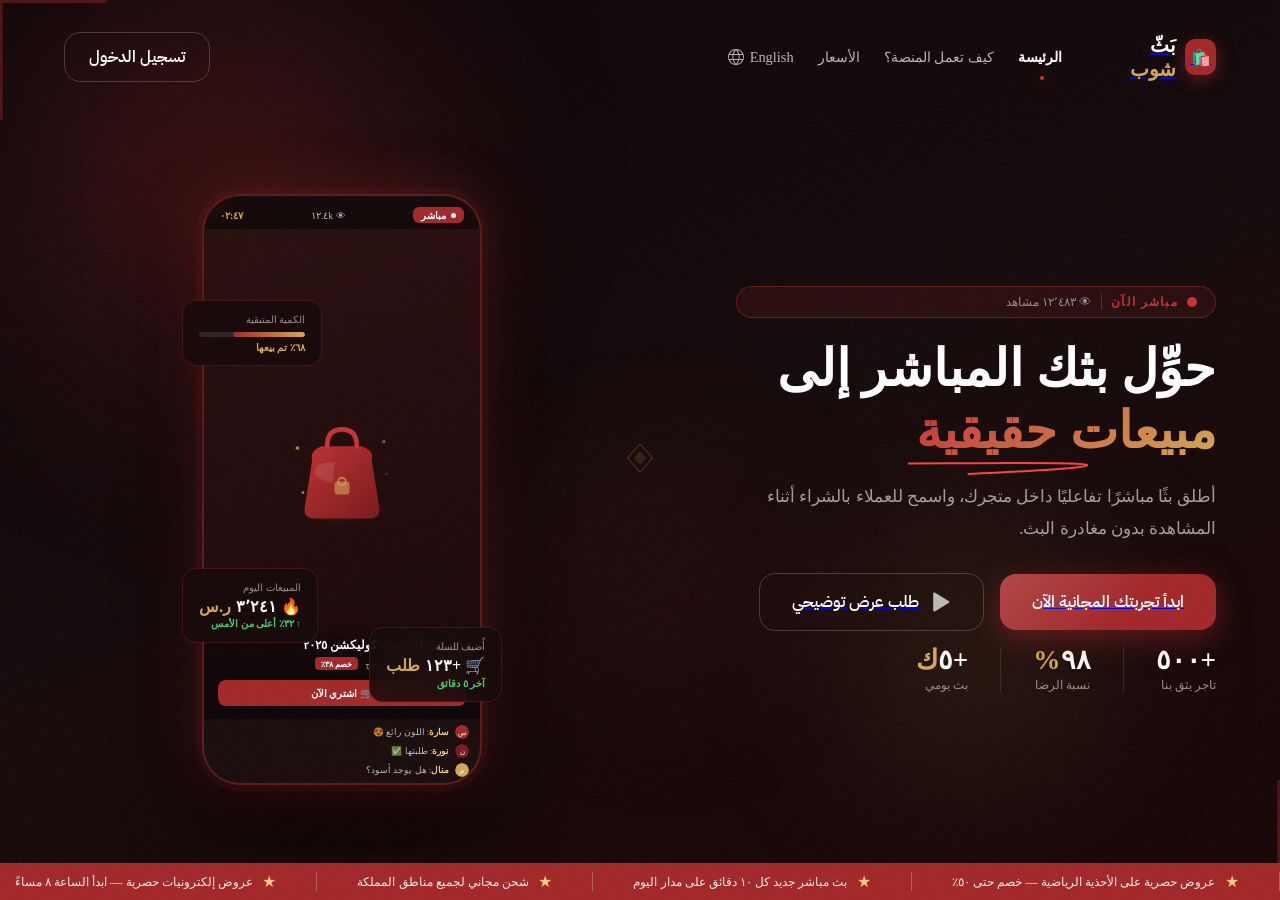
<file: index-2.html>
<!DOCTYPE html>
<html lang="ar" dir="rtl">
<head>
  <meta charset="UTF-8" />
  <meta name="viewport" content="width=device-width, initial-scale=1.0" />
  <title>Show Plus – بث مباشر</title>
  <link href="https://fonts.googleapis.com/css2?family=IBM+Plex+Sans+Arabic:wght@100;200;300;400;500;600;700&display=swap" rel="stylesheet" />
  <style>
    *, *::before, *::after { margin: 0; padding: 0; box-sizing: border-box; }

    :root {
      --primary-color:  #A32829;
      --primary-dark:   #A32829;
      --button-active:  #A32829;
      --white-color:    #ffffff;
      --text-primary:   #0f0f0e;
      --red-glow:       #c73334;
      --red-deep:       #7a1b1c;
      --gold:           #d4a853;
      --gold-light:     #f0cc80;
      --dark:           #0d0608;
      --dark2:          #160b0c;
      --grey:           #9a8a8b;
      --subtitle1-font-family: 'IBM Plex Sans Arabic';
      --subtitle1-size: 16px;
      --subtitle1-font-weight: 600;
      --subtitle1-line-height: 24px;
    }

    html, body {
      height: 100%;
      background: var(--dark);
      color: var(--white-color);
      overflow-x: hidden;
    }

    /* Grain overlay on body */
    body::before {
      content: '';
      position: fixed; inset: 0;
      background-image: url("data:image/svg+xml,%3Csvg viewBox='0 0 256 256' xmlns='http://www.w3.org/2000/svg'%3E%3Cfilter id='n'%3E%3CfeTurbulence type='fractalNoise' baseFrequency='0.9' numOctaves='4' stitchTiles='stitch'/%3E%3C/filter%3E%3Crect width='100%25' height='100%25' filter='url(%23n)' opacity='1'/%3E%3C/svg%3E");
      opacity: 0.03;
      pointer-events: none;
      z-index: 9999;
    }

    /* ─── .container = your boxed wrapper ─── */
    .container {
      max-width: 1200px;
      margin: 0 auto;
      padding: 0 24px;
      position: relative;
      z-index: 10;
    }

    /* ─── <main> = full-width background canvas ─── */
    .main-home {
      position: relative;
      min-height: 100vh;
      overflow: hidden;
      background: linear-gradient(160deg, var(--dark) 0%, var(--dark2) 50%, #1a0607 100%);
    }

    /* Animated orbs — on main, full-width */
    .background-overlay {
      position: absolute; inset: 0;
      pointer-events: none;
      z-index: 0;
    }
    .background-overlay .orb {
      position: absolute;
      border-radius: 50%;
      filter: blur(80px);
      animation: orbDrift 8s ease-in-out infinite;
    }
    .background-overlay .orb-1 {
      width: 600px; height: 600px;
      background: radial-gradient(circle, rgba(163,40,41,0.35) 0%, transparent 70%);
      top: -120px; left: -80px;
      animation-delay: 0s;
    }
    .background-overlay .orb-2 {
      width: 380px; height: 380px;
      background: radial-gradient(circle, rgba(212,168,83,0.15) 0%, transparent 70%);
      bottom: 60px; right: 120px;
      animation-delay: -3s;
    }
    .background-overlay .orb-3 {
      width: 260px; height: 260px;
      background: radial-gradient(circle, rgba(163,40,41,0.2) 0%, transparent 70%);
      top: 50%; right: 38%;
      animation-delay: -5s;
    }
    @keyframes orbDrift {
      0%, 100% { transform: translate(0,0) scale(1); }
      33%  { transform: translate(-28px,20px) scale(1.05); }
      66%  { transform: translate(20px,-28px) scale(0.95); }
    }

    /* SVG geometric lines — on main */
    .geo-lines {
      position: absolute; inset: 0;
      width: 100%; height: 100%;
      pointer-events: none;
      z-index: 1;
      overflow: hidden;
    }
    .geo-lines svg { width: 100%; height: 100%; }

    /* ─── NAV ─── */
    main nav {
      display: flex;
      width: 100%;
      padding: 32px 0;
      align-items: center;
      gap: 48px;
    }
    #login-cta { padding: 12px 24px; }

    main nav #navMenu {
      display: flex;
      justify-content: space-between;
      align-items: center;
      width: 100%;
      gap: 48px;
    }
    main nav ul {
      display: flex;
      justify-content: flex-end;
      align-items: center;
      gap: 24px;
      list-style-type: none;
      padding: 0; margin: 0;
    }
    main nav li { position: relative; }
    main nav li a { display: flex; align-items: center; gap: 4px; color: rgba(255,255,255,0.7); text-decoration: none; font-size: 0.9rem; transition: color 0.2s; }
    main nav li a:hover { color: white; }
    main nav li.active a { font-weight: 600; color: var(--white-color); }
    main nav li.active::before {
      content: '';
      position: absolute;
      width: 4px; height: 4px;
      background: var(--red-glow);
      bottom: -14px; left: 50%;
      border-radius: 50%;
      filter: drop-shadow(0 0 8px #ff4244);
    }
    .menu-toggle { display: none; background: none; border: none; cursor: pointer; }
    .overlay { display: none; position: fixed; inset: 0; background: rgba(0,0,0,0.5); z-index: 100; }

    /* ─── BUTTONS ─── */
    .primary-btn, .secondary-btn {
      display: flex;
      padding: 16px 32px;
      justify-content: center;
      align-items: center;
      gap: 8px;
      border-radius: 16px;
      font-family: var(--subtitle1-font-family);
      font-size: var(--subtitle1-size);
      font-weight: var(--subtitle1-font-weight);
      line-height: var(--subtitle1-line-height);
      cursor: pointer;
      transition: transform 0.18s, box-shadow 0.25s;
    }
    .primary-btn {
      background: var(--button-active);
      color: var(--white-color);
      border: none;
      position: relative;
      overflow: hidden;
      box-shadow: 0 8px 30px rgba(163,40,41,0.5);
    }
    .primary-btn::before {
      content: '';
      position: absolute; inset: 0;
      background: linear-gradient(135deg, rgba(255,255,255,0.15) 0%, transparent 60%);
      pointer-events: none;
    }
    .primary-btn:hover { transform: translateY(-2px); box-shadow: 0 14px 40px rgba(163,40,41,0.65); }
    .secondary-btn {
      border: 1px solid rgba(255,255,255,0.2);
      background: transparent;
      color: var(--white-color);
      backdrop-filter: blur(10px);
    }
    .secondary-btn:hover { background: rgba(255,255,255,0.07); border-color: rgba(255,255,255,0.38); transform: translateY(-2px); }

    /* ─── HERO LAYOUT ─── */
    .hero-content {
      display: grid;
      grid-template-columns: 1fr 1fr;
      gap: 40px;
      align-items: center;
      padding: 48px 0 80px;
    }

    /* LEFT: text side */
    .hero-text {
      display: flex;
      flex-direction: column;
      align-items: flex-start;
      row-gap: 28px;
    }

    .heading-column {
      display: flex;
      flex-direction: column;
      gap: 20px;
    }

    /* Live badge */
    .live-badge {
      display: inline-flex;
      align-items: center;
      gap: 0.6rem;
      background: rgba(163,40,41,0.15);
      border: 1px solid rgba(163,40,41,0.5);
      border-radius: 999px;
      padding: 0.45rem 1.1rem;
      backdrop-filter: blur(10px);
      animation: fadeSlideIn 0.7s ease both;
    }
    .live-dot {
      width: 10px; height: 10px;
      background: var(--red-glow);
      border-radius: 50%;
      flex-shrink: 0;
      animation: pulseDot 1.6s ease-in-out infinite;
    }
    @keyframes pulseDot {
      0%   { box-shadow: 0 0 0 0 rgba(163,40,41,0.8); }
      70%  { box-shadow: 0 0 0 10px rgba(163,40,41,0); }
      100% { box-shadow: 0 0 0 0 rgba(163,40,41,0); }
    }
    .live-badge-text {
      font-size: 0.78rem; font-weight: 700;
      letter-spacing: 0.1em; color: var(--red-glow);
    }
    .live-badge-viewers {
      font-size: 0.78rem; color: var(--grey);
      border-right: 1px solid rgba(255,255,255,0.15);
      padding-right: 0.6rem;
    }

    .heading-container { position: relative; }
    .heading-container h1 {
      font-size: clamp(2.4rem, 4vw, 4rem);
      font-weight: 700;
      line-height: 1.2;
      color: var(--white-color);
    }
    .heading-container .highlighter {
      position: relative;
      background: linear-gradient(135deg, var(--red-glow) 0%, var(--gold) 100%);
      -webkit-background-clip: text;
      -webkit-text-fill-color: transparent;
      background-clip: text;
    }
    /* your original underline SVG stays inside .highlighter */
    .heading-container .highlighter svg {
      position: absolute;
      bottom: -16px; left: -8px;
    }

    .heading-column p {
      font-size: 1.05rem; font-weight: 300;
      color: rgba(255,255,255,0.6);
      line-height: 1.9; max-width: 480px;
    }

    .hero-column {
      display: flex;
      flex-direction: column;
      row-gap: 16px;
    }
    .hero-actions {
      display: flex;
      align-items: center;
      gap: 16px;
      flex-wrap: wrap;
    }
    .hero-actions a { display: flex; }

    /* stats row */
    .features-trigger {
      display: flex;
      gap: 2rem;
      flex-wrap: wrap;
    }
    .trigger {
      display: flex;
      flex-direction: column;
      gap: 0.2rem;
    }
    .trigger-num {
      font-size: 1.7rem; font-weight: 700; color: var(--white-color); line-height: 1;
    }
    .trigger-num span { color: var(--gold); }
    .trigger-label { font-size: 0.78rem; color: var(--grey); font-weight: 300; }
    .trigger-divider {
      width: 1px;
      background: rgba(255,255,255,0.1);
      align-self: stretch;
    }

    /* RIGHT: visual/phone side */
    .hero-image-container {
      position: relative;
      display: flex;
      align-items: center;
      justify-content: center;
      padding: 2rem;
    }

    /* phone scene */
    .phone-scene {
      position: relative;
      width: 280px;
      animation: fadeSlideIn 0.9s ease 0.2s both, phoneFloat 5s ease-in-out infinite 1.5s;
    }
    @keyframes phoneFloat {
      0%, 100% { transform: translateY(0) rotate(-2deg); }
      50%       { transform: translateY(-16px) rotate(-2deg); }
    }

    .phone-frame {
      width: 100%;
      background: #1a0d0e;
      border-radius: 38px;
      border: 2px solid rgba(163,40,41,0.5);
      box-shadow:
        0 0 0 6px rgba(163,40,41,0.08),
        0 0 60px rgba(163,40,41,0.35),
        0 40px 80px rgba(0,0,0,0.8),
        inset 0 1px 0 rgba(255,255,255,0.08);
      overflow: hidden;
      aspect-ratio: 9/19;
      display: flex;
      flex-direction: column;
    }

    /* phone top bar */
    .phone-top-bar {
      display: flex;
      align-items: center;
      justify-content: space-between;
      padding: 0.7rem 1rem 0.4rem;
      background: rgba(0,0,0,0.3);
      backdrop-filter: blur(8px);
      position: relative; z-index: 2;
    }
    .phone-live-tag {
      display: flex; align-items: center; gap: 0.3rem;
      background: var(--primary-dark);
      border-radius: 6px; padding: 0.15rem 0.5rem;
      font-size: 0.6rem; font-weight: 700; color: white;
    }
    .phone-live-dot {
      width: 5px; height: 5px;
      background: white; border-radius: 50%;
      animation: pulseDot 1.4s ease-in-out infinite;
    }
    .phone-views { font-size: 0.6rem; color: rgba(255,255,255,0.7); }
    .phone-timer { font-size: 0.6rem; color: var(--gold); font-weight: 600; }

    /* phone product area */
    .phone-product-area {
      flex: 1;
      position: relative;
      background: linear-gradient(160deg, #2a0f10 0%, #1a0808 100%);
      overflow: hidden;
    }
    .phone-product-inner {
      position: absolute; inset: 0;
      display: flex; align-items: center; justify-content: center;
    }
    .product-silhouette { width: 130px; height: 130px; }
    .product-silhouette svg { width: 100%; height: 100%; }

    /* product card overlay */
    .phone-product-card {
      position: absolute;
      bottom: 0; left: 0; right: 0;
      background: linear-gradient(0deg, rgba(13,6,8,0.98) 0%, rgba(13,6,8,0.7) 80%, transparent 100%);
      padding: 0.8rem 0.9rem;
    }
    .phone-product-name { font-size: 0.72rem; font-weight: 600; color: white; margin-bottom: 0.2rem; }
    .phone-product-pricing { display: flex; align-items: center; gap: 0.5rem; }
    .phone-price-now { font-size: 0.9rem; font-weight: 700; color: var(--gold); }
    .phone-price-old { font-size: 0.6rem; color: var(--grey); text-decoration: line-through; }
    .phone-discount-tag { background: var(--primary-dark); color: white; font-size: 0.52rem; font-weight: 700; padding: 0.1rem 0.35rem; border-radius: 4px; }
    .phone-buy-btn {
      width: 100%;
      background: var(--primary-dark);
      color: white; border: none; border-radius: 8px;
      padding: 0.4rem; font-family: inherit; font-size: 0.65rem; font-weight: 700;
      margin-top: 0.5rem; cursor: pointer; position: relative; overflow: hidden;
    }
    .phone-buy-btn::before {
      content: '';
      position: absolute; inset: 0;
      background: linear-gradient(90deg, transparent, rgba(255,255,255,0.15), transparent);
      transform: translateX(-100%);
      animation: shimmer 2.5s ease-in-out infinite;
    }
    @keyframes shimmer {
      0%       { transform: translateX(-100%); }
      50%, 100%{ transform: translateX(100%); }
    }

    /* comments strip */
    .phone-comments {
      padding: 0.4rem 0.7rem;
      display: flex; flex-direction: column; gap: 0.3rem;
      max-height: 65px; overflow: hidden;
    }
    .comment-item {
      display: flex; align-items: center; gap: 0.35rem;
      font-size: 0.55rem; color: rgba(255,255,255,0.7);
    }
    .comment-avatar { width: 14px; height: 14px; border-radius: 50%; flex-shrink: 0; }
    .comment-name { color: var(--gold-light); font-weight: 600; }

    /* ── Floating cards (positioned on .hero-image-container) ── */
    .float-card {
      position: absolute;
      background: rgba(22,10,11,0.85);
      backdrop-filter: blur(16px);
      border: 1px solid rgba(163,40,41,0.3);
      border-radius: 14px;
      padding: 0.8rem 1rem;
      z-index: 20;
    }
    .float-card-sales {
      left: -20px; bottom: 24%;
      animation: fadeSlideIn 0.8s ease 1s both, floatCard1 6s ease-in-out infinite 2s;
    }
    .float-card-orders {
      right: -20px; bottom: 14%;
      animation: fadeSlideIn 0.8s ease 1.2s both, floatCard2 7s ease-in-out infinite 2.5s;
    }
    .float-card-stock {
      left: -20px; top: 18%;
      animation: fadeSlideIn 0.8s ease 1.4s both, floatCard2 5.5s ease-in-out infinite 3s;
      width: 140px;
    }
    @keyframes floatCard1 {
      0%, 100% { transform: translateY(0); }
      50%       { transform: translateY(-8px); }
    }
    @keyframes floatCard2 {
      0%, 100% { transform: translateY(0); }
      50%       { transform: translateY(8px); }
    }
    .fc-label { font-size: 0.62rem; color: var(--grey); margin-bottom: 0.25rem; }
    .fc-value { font-size: 1rem; font-weight: 700; color: var(--white-color); display: flex; align-items: center; gap: 0.3rem; }
    .fc-value .fc-accent { color: var(--gold); }
    .fc-trend { font-size: 0.6rem; color: #4ecb71; font-weight: 600; margin-top: 0.15rem; }
    .fc-progress-bar { height: 5px; background: rgba(255,255,255,0.1); border-radius: 99px; overflow: hidden; margin-top: 0.4rem; }
    .fc-progress-fill {
      height: 100%; width: 68%;
      background: linear-gradient(90deg, var(--primary-dark), var(--gold));
      border-radius: 99px;
      animation: fillProgress 2.5s ease 2s both;
    }
    @keyframes fillProgress { from { width: 0%; } to { width: 68%; } }
    .fc-pct { font-size: 0.65rem; color: var(--gold); font-weight: 700; margin-top: 0.25rem; }

    /* ── Ticker — on <main>, full width ── */
    .live-ticker {
      position: absolute;
      bottom: 0; left: 0; right: 0;
      z-index: 20;
      background: var(--primary-dark);
      padding: 0.55rem 0;
      overflow: hidden;
    }
    .ticker-track {
      display: flex;
      width: max-content;
      white-space: nowrap;
      animation: ticker 28s linear infinite;
    }
    .ticker-item {
      display: inline-flex;
      align-items: center;
      gap: 0.6rem;
      font-size: 0.78rem; font-weight: 500;
      color: rgba(255,255,255,0.92);
      padding: 0 2.5rem;
      border-right: 1px solid rgba(255,255,255,0.25);
    }
    .ticker-item:last-child { border-right: none; }
    .ticker-star { color: var(--gold-light); font-size: 1rem; }
    @keyframes ticker {
      from { transform: translateX(0); }
      to   { transform: translateX(-50%); }
    }

    /* ── Entrance animation ── */
    @keyframes fadeSlideIn {
      from { opacity: 0; transform: translateY(22px); }
      to   { opacity: 1; transform: translateY(0); }
    }
    .hero-text        { animation: fadeSlideIn 0.7s ease 0.1s both; }
    .live-badge       { animation: fadeSlideIn 0.7s ease 0s both; }
    .heading-column   { animation: fadeSlideIn 0.7s ease 0.15s both; }
    .hero-column      { animation: fadeSlideIn 0.7s ease 0.3s both; }
    .hero-image-container { animation: fadeSlideIn 0.8s ease 0.25s both; }

    /* ── Nav logo text ── */
    .nav-logo-text { font-size: 1.25rem; font-weight: 700; color: white; }
    .nav-logo-text span { color: var(--gold); }
    .nav-logo-icon {
      width: 36px; height: 36px;
      background: var(--primary-dark);
      border-radius: 10px;
      display: flex; align-items: center; justify-content: center;
      font-size: 1rem;
      box-shadow: 0 4px 16px rgba(163,40,41,0.5);
    }
    .nav-logo { display: flex; align-items: center; gap: 0.6rem; }

    /* ── Responsive ── */
    @media (max-width: 860px) {
      .hero-content { grid-template-columns: 1fr; padding-bottom: 120px; }
      .hero-text { align-items: center; text-align: center; }
      .heading-column p { text-align: center; }
      .hero-image-container { min-height: 480px; }
      .float-card-sales { left: 0; }
      .float-card-orders { right: 0; }
      .float-card-stock { display: none; }
      main nav ul { display: none; }
    }
  </style>
</head>
<body>

<main class="main-home">

  <!-- ── Full-width background (orbs + geometry) — on <main> ── -->
  <div class="background-overlay">
    <div class="orb orb-1"></div>
    <div class="orb orb-2"></div>
    <div class="orb orb-3"></div>
  </div>

  <div class="geo-lines" aria-hidden="true">
    <svg viewBox="0 0 1440 900" preserveAspectRatio="none" xmlns="http://www.w3.org/2000/svg">
      <defs>
        <linearGradient id="lg1" x1="0" y1="0" x2="1" y2="0">
          <stop offset="0%"   stop-color="#A32829" stop-opacity="0"/>
          <stop offset="50%"  stop-color="#A32829" stop-opacity="0.4"/>
          <stop offset="100%" stop-color="#A32829" stop-opacity="0"/>
        </linearGradient>
        <linearGradient id="lg2" x1="0" y1="0" x2="0" y2="1">
          <stop offset="0%"   stop-color="#d4a853" stop-opacity="0"/>
          <stop offset="50%"  stop-color="#d4a853" stop-opacity="0.2"/>
          <stop offset="100%" stop-color="#d4a853" stop-opacity="0"/>
        </linearGradient>
      </defs>
      <line x1="0" y1="200" x2="1440" y2="200" stroke="url(#lg1)" stroke-width="1"/>
      <line x1="0" y1="700" x2="1440" y2="700" stroke="url(#lg1)" stroke-width="0.5"/>
      <line x1="720" y1="0" x2="720" y2="900" stroke="url(#lg2)" stroke-width="1"/>
      <line x1="800" y1="0" x2="1440" y2="600" stroke="rgba(163,40,41,0.1)" stroke-width="1"/>
      <path d="M 0 0 L 120 0 L 120 3 L 3 3 L 3 120 L 0 120 Z" fill="rgba(163,40,41,0.4)"/>
      <path d="M 1440 900 L 1320 900 L 1320 897 L 1437 897 L 1437 780 L 1440 780 Z" fill="rgba(163,40,41,0.4)"/>
      <rect x="710" y="448" width="20" height="20" transform="rotate(45 720 458)"
            fill="none" stroke="rgba(212,168,83,0.3)" stroke-width="1"/>
      <rect x="715" y="453" width="10" height="10" transform="rotate(45 720 458)"
            fill="rgba(212,168,83,0.15)"/>
    </svg>
  </div>

  <!-- ── Ticker — full width on <main> ── -->
  <div class="live-ticker" aria-label="إشعارات مباشرة">
    <div class="ticker-track">
      <span class="ticker-item"><span class="ticker-star">★</span> عروض حصرية على الأحذية الرياضية — خصم حتى ٥٠٪</span>
      <span class="ticker-item"><span class="ticker-star">★</span> بث مباشر جديد كل ١٠ دقائق على مدار اليوم</span>
      <span class="ticker-item"><span class="ticker-star">★</span> شحن مجاني لجميع مناطق المملكة</span>
      <span class="ticker-item"><span class="ticker-star">★</span> عروض إلكترونيات حصرية — ابدأ الساعة ٨ مساءً</span>
      <span class="ticker-item"><span class="ticker-star">★</span> ماركات عالمية بأسعار لا تُصدَّق</span>
      <span class="ticker-item"><span class="ticker-star">★</span> عروض حصرية على الأحذية الرياضية — خصم حتى ٥٠٪</span>
      <span class="ticker-item"><span class="ticker-star">★</span> بث مباشر جديد كل ١٠ دقائق على مدار اليوم</span>
      <span class="ticker-item"><span class="ticker-star">★</span> شحن مجاني لجميع مناطق المملكة</span>
      <span class="ticker-item"><span class="ticker-star">★</span> عروض إلكترونيات حصرية — ابدأ الساعة ٨ مساءً</span>
      <span class="ticker-item"><span class="ticker-star">★</span> ماركات عالمية بأسعار لا تُصدَّق</span>
    </div>
  </div>

  <!-- ════════════════════════════
       .container  — boxed layout
  ════════════════════════════ -->
  <div class="container">

    <!-- NAV -->
    <nav>
      <a href="/" class="nav-logo">
        <div class="nav-logo-icon">🛍️</div>
        <span class="nav-logo-text">بَثّ <span>شوب</span></span>
      </a>

      <button class="menu-toggle" id="menuToggle">
        <span></span><span></span><span></span>
      </button>

      <div class="nav-menu" id="navMenu">
        <ul>
          <li class="active"><a href="/">الرئيسة</a></li>
          <li><a href="./pages/how-it-works.html">كيف تعمل المنصة؟</a></li>
          <li><a href="./pages/pricing.html">الأسعار</a></li>
          <li>
            <a href="./index-en.html">English
              <svg xmlns="http://www.w3.org/2000/svg" width="20" height="20" viewBox="0 0 256 256">
                <path fill="currentColor" d="M128 26a102 102 0 1 0 102 102A102.12 102.12 0 0 0 128 26m81.57 64h-40.38a132.6 132.6 0 0 0-25.73-50.67A90.29 90.29 0 0 1 209.57 90m8.43 38a89.7 89.7 0 0 1-3.83 26h-42.36a155.4 155.4 0 0 0 0-52h42.36a89.7 89.7 0 0 1 3.83 26m-90 87.83a110 110 0 0 1-15.19-19.45A124.2 124.2 0 0 1 99.35 166h57.3a124.2 124.2 0 0 1-13.46 30.38A110 110 0 0 1 128 215.83M96.45 154a139.2 139.2 0 0 1 0-52h63.1a139.2 139.2 0 0 1 0 52ZM38 128a89.7 89.7 0 0 1 3.83-26h42.36a155.4 155.4 0 0 0 0 52H41.83A89.7 89.7 0 0 1 38 128m90-87.83a110 110 0 0 1 15.19 19.45A124.2 124.2 0 0 1 156.65 90h-57.3a124.2 124.2 0 0 1 13.46-30.38A110 110 0 0 1 128 40.17m-15.46-.84A132.6 132.6 0 0 0 86.81 90H46.43a90.29 90.29 0 0 1 66.11-50.67M46.43 166h40.38a132.6 132.6 0 0 0 25.73 50.67A90.29 90.29 0 0 1 46.43 166m97 50.67A132.6 132.6 0 0 0 169.19 166h40.38a90.29 90.29 0 0 1-66.11 50.67Z"/>
              </svg>
            </a>
          </li>
        </ul>
        <button id="login-cta" class="secondary-btn">تسجيل الدخول</button>
      </div>
    </nav>

    <div class="overlay" id="overlay"></div>

    <!-- HERO CONTENT -->
    <div class="hero-content">

      <!-- LEFT: text -->
      <div class="hero-text">
        <div class="heading-column">

          <!-- live badge -->
          <div class="live-badge">
            <div class="live-dot"></div>
            <span class="live-badge-text">مباشر الآن</span>
            <span class="live-badge-viewers">👁 ١٢٬٤٨٣ مشاهد</span>
          </div>

          <div class="heading-container">
            <h1>
              حوِّل بثك المباشر إلى<br>
              <span class="highlighter">مبيعات حقيقية
                <svg xmlns="http://www.w3.org/2000/svg" width="180" height="13" viewBox="0 0 180 13" fill="none">
                  <path d="M1 1.51839C6.32527 1.51839 11.6506 1.51839 44.3485 1.30221C77.0465 1.08603 136.956 0.653661 163.159 1.51184C189.361 2.37002 180.042 4.53186 157.102 6.51026C134.162 8.48866 97.8837 10.2181 60.5059 12"
                        stroke="#FF4244" stroke-width="2" stroke-linecap="round"/>
                </svg>
              </span>
            </h1>
          </div>

          <p>
            أطلق بثًا مباشرًا تفاعليًا داخل متجرك، واسمح للعملاء بالشراء
            أثناء المشاهدة بدون مغادرة البث.
          </p>
        </div>

        <div class="hero-column">
          <div class="hero-actions">
            <a href="#">
              <button type="button" class="primary-btn">ابدأ تجربتك المجانية الآن</button>
            </a>
            <a href="#">
              <button type="button" class="secondary-btn">
                <svg xmlns="http://www.w3.org/2000/svg" width="24" height="24" viewBox="0 0 24 24" fill="none">
                  <path d="M21.69 10.8928L8.18252 2.63064C7.98327 2.50842 7.75499 2.44164 7.52128 2.43719C7.28757 2.43274 7.05691 2.49078 6.85315 2.60533C6.65047 2.71663 6.48163 2.88062 6.36446 3.07996C6.2473 3.27931 6.18616 3.5066 6.18752 3.73783V20.2622C6.18616 20.4934 6.2473 20.7207 6.36446 20.9201C6.48163 21.1194 6.65047 21.2834 6.85315 21.3947C7.05691 21.5092 7.28757 21.5673 7.52128 21.5628C7.75499 21.5584 7.98327 21.4916 8.18252 21.3694L21.69 13.1072C21.8802 12.9916 22.0373 12.8291 22.1464 12.6352C22.2555 12.4412 22.3128 12.2225 22.3128 12C22.3128 11.7775 22.2555 11.5588 22.1464 11.3649C22.0373 11.1709 21.8802 11.0084 21.69 10.8928Z" fill="rgba(255,255,255,0.7)"/>
                </svg>
                طلب عرض توضيحي
              </button>
            </a>
          </div>

          <!-- stats (replacing the checkmarks) -->
          <div class="features-trigger">
            <div class="trigger">
              <div class="trigger-num">+٥٠٠</div>
              <div class="trigger-label">تاجر يثق بنا</div>
            </div>
            <div class="trigger-divider"></div>
            <div class="trigger">
              <div class="trigger-num">٩٨<span>%</span></div>
              <div class="trigger-label">نسبة الرضا</div>
            </div>
            <div class="trigger-divider"></div>
            <div class="trigger">
              <div class="trigger-num">+٥<span>ك</span></div>
              <div class="trigger-label">بث يومي</div>
            </div>
          </div>
        </div>
      </div>

      <!-- RIGHT: phone visual -->
      <div class="hero-image-container">
        <div class="phone-scene">

          <!-- floating card: sales -->
          <div class="float-card float-card-sales">
            <div class="fc-label">المبيعات اليوم</div>
            <div class="fc-value">🔥 ٣٬٢٤١ <span class="fc-accent">ر.س</span></div>
            <div class="fc-trend">↑ ٣٢٪ أعلى من الأمس</div>
          </div>

          <!-- floating card: stock -->
          <div class="float-card float-card-stock">
            <div class="fc-label">الكمية المتبقية</div>
            <div class="fc-progress-bar"><div class="fc-progress-fill"></div></div>
            <div class="fc-pct">٦٨٪ تم بيعها</div>
          </div>

          <!-- floating card: orders -->
          <div class="float-card float-card-orders">
            <div class="fc-label">أُضيف للسلة</div>
            <div class="fc-value">🛒 +١٢٣ <span class="fc-accent">طلب</span></div>
            <div class="fc-trend">آخر ٥ دقائق</div>
          </div>

          <!-- phone frame -->
          <div class="phone-frame">

            <div class="phone-top-bar">
              <div class="phone-live-tag">
                <div class="phone-live-dot"></div>
                مباشر
              </div>
              <div class="phone-views">👁 ١٢.٤k</div>
              <div class="phone-timer" id="phone-timer">٠٢:٤٧</div>
            </div>

            <div class="phone-product-area">
              <div class="phone-product-inner">
                <div class="product-silhouette">
                  <svg viewBox="0 0 140 140" xmlns="http://www.w3.org/2000/svg">
                    <defs>
                      <radialGradient id="prodGlow" cx="50%" cy="50%">
                        <stop offset="0%"   stop-color="#A32829" stop-opacity="0.5"/>
                        <stop offset="100%" stop-color="#A32829" stop-opacity="0"/>
                      </radialGradient>
                      <linearGradient id="bagGrad" x1="0" y1="0" x2="1" y2="1">
                        <stop offset="0%"   stop-color="#c73334"/>
                        <stop offset="100%" stop-color="#7a1b1c"/>
                      </linearGradient>
                    </defs>
                    <ellipse cx="70" cy="110" rx="50" ry="14" fill="url(#prodGlow)" opacity="0.6"/>
                    <path d="M 38 55 Q 35 45 48 40 L 92 40 Q 105 45 102 55 L 110 105 Q 112 118 100 118 L 40 118 Q 28 118 30 105 Z"
                          fill="url(#bagGrad)" opacity="0.95"/>
                    <path d="M 54 40 Q 54 22 70 22 Q 86 22 86 40"
                          fill="none" stroke="#c73334" stroke-width="5" stroke-linecap="round"/>
                    <path d="M 42 62 Q 50 56 62 58 L 60 80 Q 45 76 40 70 Z" fill="rgba(255,255,255,0.1)"/>
                    <rect x="62" y="78" width="16" height="14" rx="3" fill="rgba(212,168,83,0.6)"/>
                    <rect x="66" y="74" width="8"  height="8"  rx="4" fill="none" stroke="rgba(212,168,83,0.7)" stroke-width="2"/>
                    <g fill="#d4a853" opacity="0.8">
                      <circle cx="22"  cy="42" r="2">  <animate attributeName="opacity" values="0;1;0" dur="2s"   repeatCount="indefinite" begin="0s"/></circle>
                      <circle cx="118" cy="70" r="1.5"><animate attributeName="opacity" values="0;1;0" dur="2.5s" repeatCount="indefinite" begin="0.7s"/></circle>
                      <circle cx="28"  cy="90" r="1.5"><animate attributeName="opacity" values="0;1;0" dur="1.8s" repeatCount="indefinite" begin="1.2s"/></circle>
                      <circle cx="115" cy="35" r="2">  <animate attributeName="opacity" values="0;1;0" dur="2.2s" repeatCount="indefinite" begin="0.4s"/></circle>
                    </g>
                  </svg>
                </div>
              </div>

              <div class="phone-product-card">
                <div class="phone-product-name">حقيبة يد فاخرة — كوليكشن ٢٠٢٥</div>
                <div class="phone-product-pricing">
                  <span class="phone-price-now">٤٩٩ ر.س</span>
                  <span class="phone-price-old">٧٩٩ ر.س</span>
                  <span class="phone-discount-tag">خصم ٣٨٪</span>
                </div>
                <button class="phone-buy-btn">🛒 اشتري الآن</button>
              </div>
            </div>

            <div class="phone-comments" id="phone-comments">
              <div class="comment-item">
                <svg class="comment-avatar" viewBox="0 0 20 20"><circle cx="10" cy="10" r="10" fill="#A32829"/><text x="10" y="14" text-anchor="middle" font-size="10" fill="white">س</text></svg>
                <span><span class="comment-name">سارة</span>: اللون رائع 😍</span>
              </div>
              <div class="comment-item">
                <svg class="comment-avatar" viewBox="0 0 20 20"><circle cx="10" cy="10" r="10" fill="#7a1b1c"/><text x="10" y="14" text-anchor="middle" font-size="10" fill="white">ن</text></svg>
                <span><span class="comment-name">نورة</span>: طلبتها ✅</span>
              </div>
              <div class="comment-item">
                <svg class="comment-avatar" viewBox="0 0 20 20"><circle cx="10" cy="10" r="10" fill="#d4a853"/><text x="10" y="14" text-anchor="middle" font-size="10" fill="white">م</text></svg>
                <span><span class="comment-name">منال</span>: هل يوجد أسود؟</span>
              </div>
            </div>

          </div><!-- /phone-frame -->
        </div><!-- /phone-scene -->
      </div><!-- /hero-image-container -->

    </div><!-- /hero-content -->
  </div><!-- /.container -->

</main>

<script>
  /* countdown timer */
  (function () {
    let secs = 167;
    const el = document.getElementById('phone-timer');
    const toAr = n => n.replace(/[0-9]/g, d => '٠١٢٣٤٥٦٧٨٩'[d]);
    setInterval(() => {
      secs = secs > 0 ? secs - 1 : 599;
      const m = String(Math.floor(secs / 60)).padStart(2, '0');
      const s = String(secs % 60).padStart(2, '0');
      el.textContent = toAr(`${m}:${s}`);
    }, 1000);
  })();

  /* rotating comments */
  (function () {
    const pool = [
      { name: 'سارة',  color: '#A32829', msg: 'اللون رائع 😍' },
      { name: 'نورة',  color: '#7a1b1c', msg: 'طلبتها ✅' },
      { name: 'منال',  color: '#d4a853', msg: 'هل يوجد أسود؟' },
      { name: 'فاطمة', color: '#6b3333', msg: 'السعر ممتاز 🔥' },
      { name: 'ريم',   color: '#A32829', msg: 'شحن كم يوم؟' },
      { name: 'هنوف',  color: '#8b4513', msg: 'أجمل من الصورة 💕' },
      { name: 'لجين',  color: '#7a1b1c', msg: 'وصلتني بكره ✨' },
    ];
    const container = document.getElementById('phone-comments');
    let idx = 3;
    setInterval(() => {
      const c = pool[idx++ % pool.length];
      const div = document.createElement('div');
      div.className = 'comment-item';
      div.innerHTML = `
        <svg class="comment-avatar" viewBox="0 0 20 20">
          <circle cx="10" cy="10" r="10" fill="${c.color}"/>
          <text x="10" y="14" text-anchor="middle" font-size="10" fill="white">${c.name[0]}</text>
        </svg>
        <span><span class="comment-name">${c.name}</span>: ${c.msg}</span>`;
      container.appendChild(div);
      if (container.children.length > 3) container.removeChild(container.children[0]);
    }, 2400);
  })();

  /* mobile menu */
  const toggle  = document.getElementById('menuToggle');
  const navMenu = document.getElementById('navMenu');
  const overlay = document.getElementById('overlay');
  if (toggle) {
    toggle.addEventListener('click', () => {
      navMenu.classList.toggle('open');
      overlay.style.display = navMenu.classList.contains('open') ? 'block' : 'none';
    });
    overlay.addEventListener('click', () => {
      navMenu.classList.remove('open');
      overlay.style.display = 'none';
    });
  }
</script>
</body>
</html>
</file>
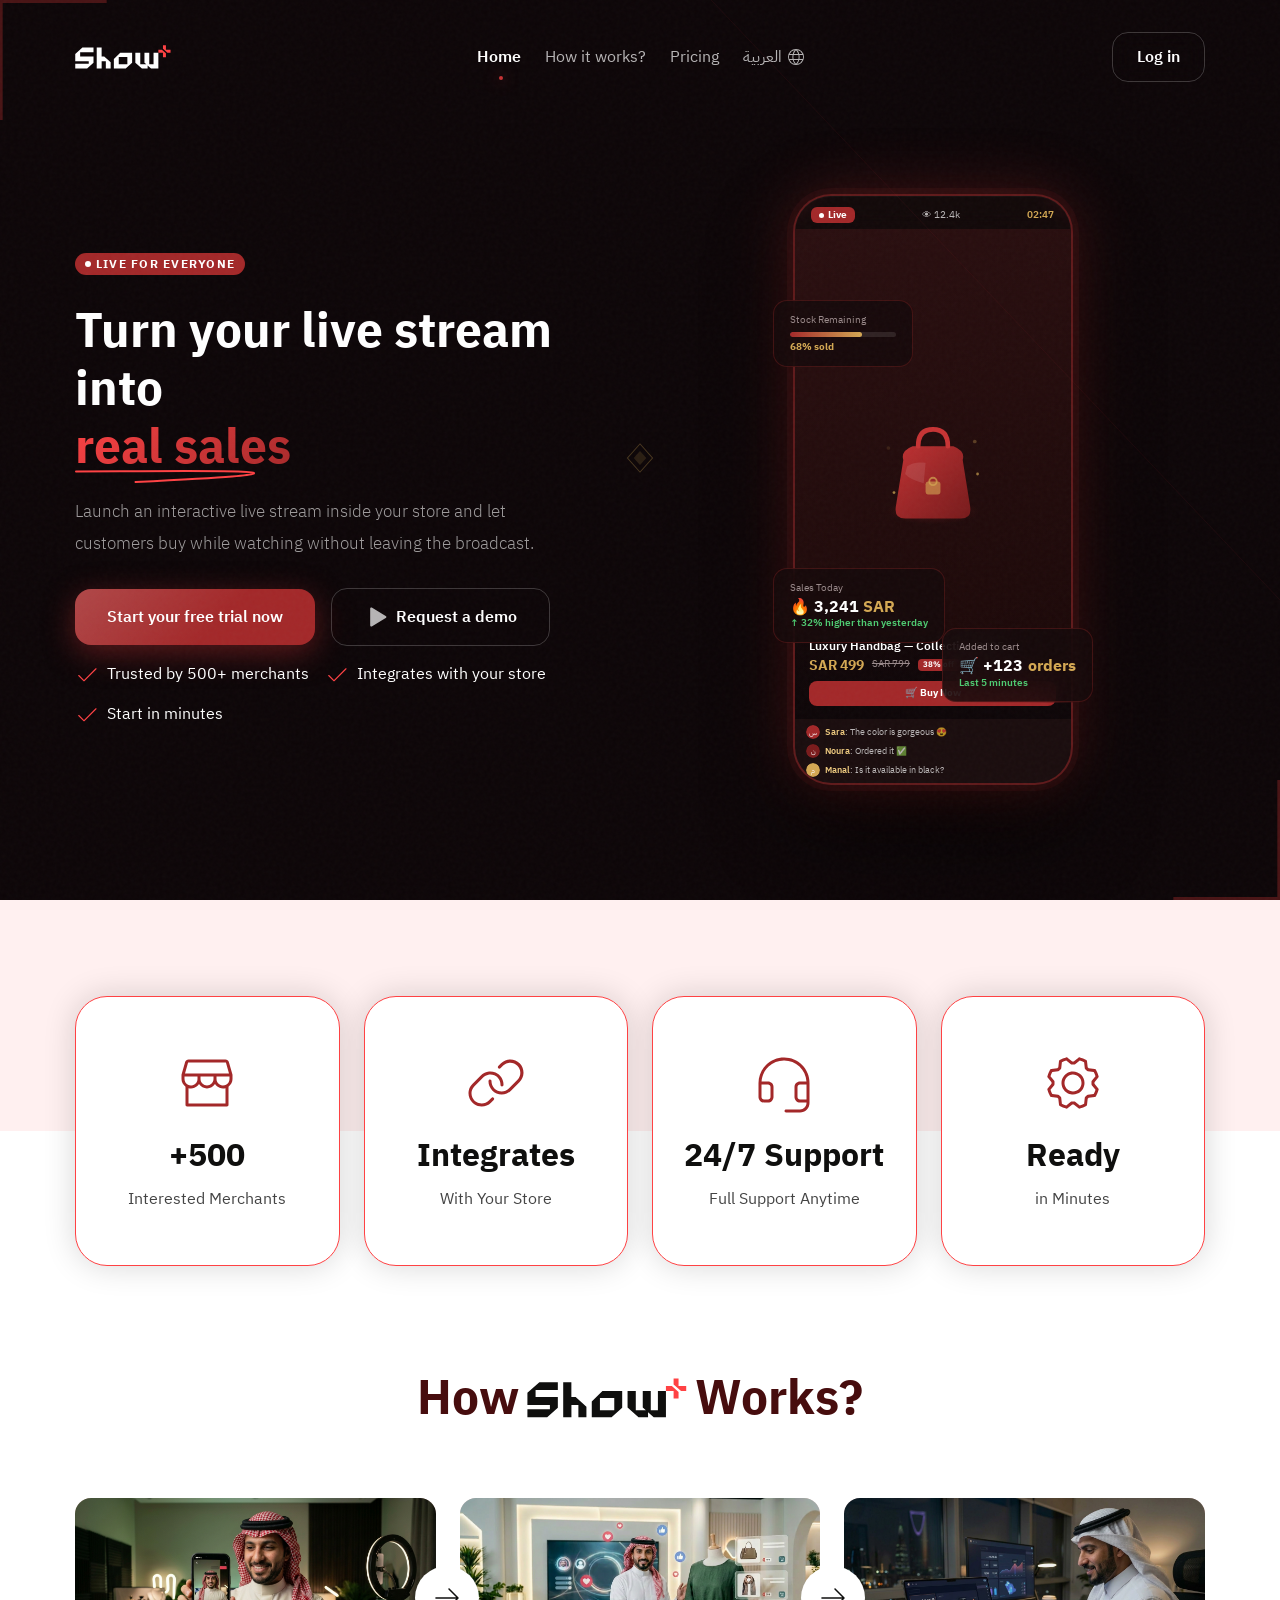
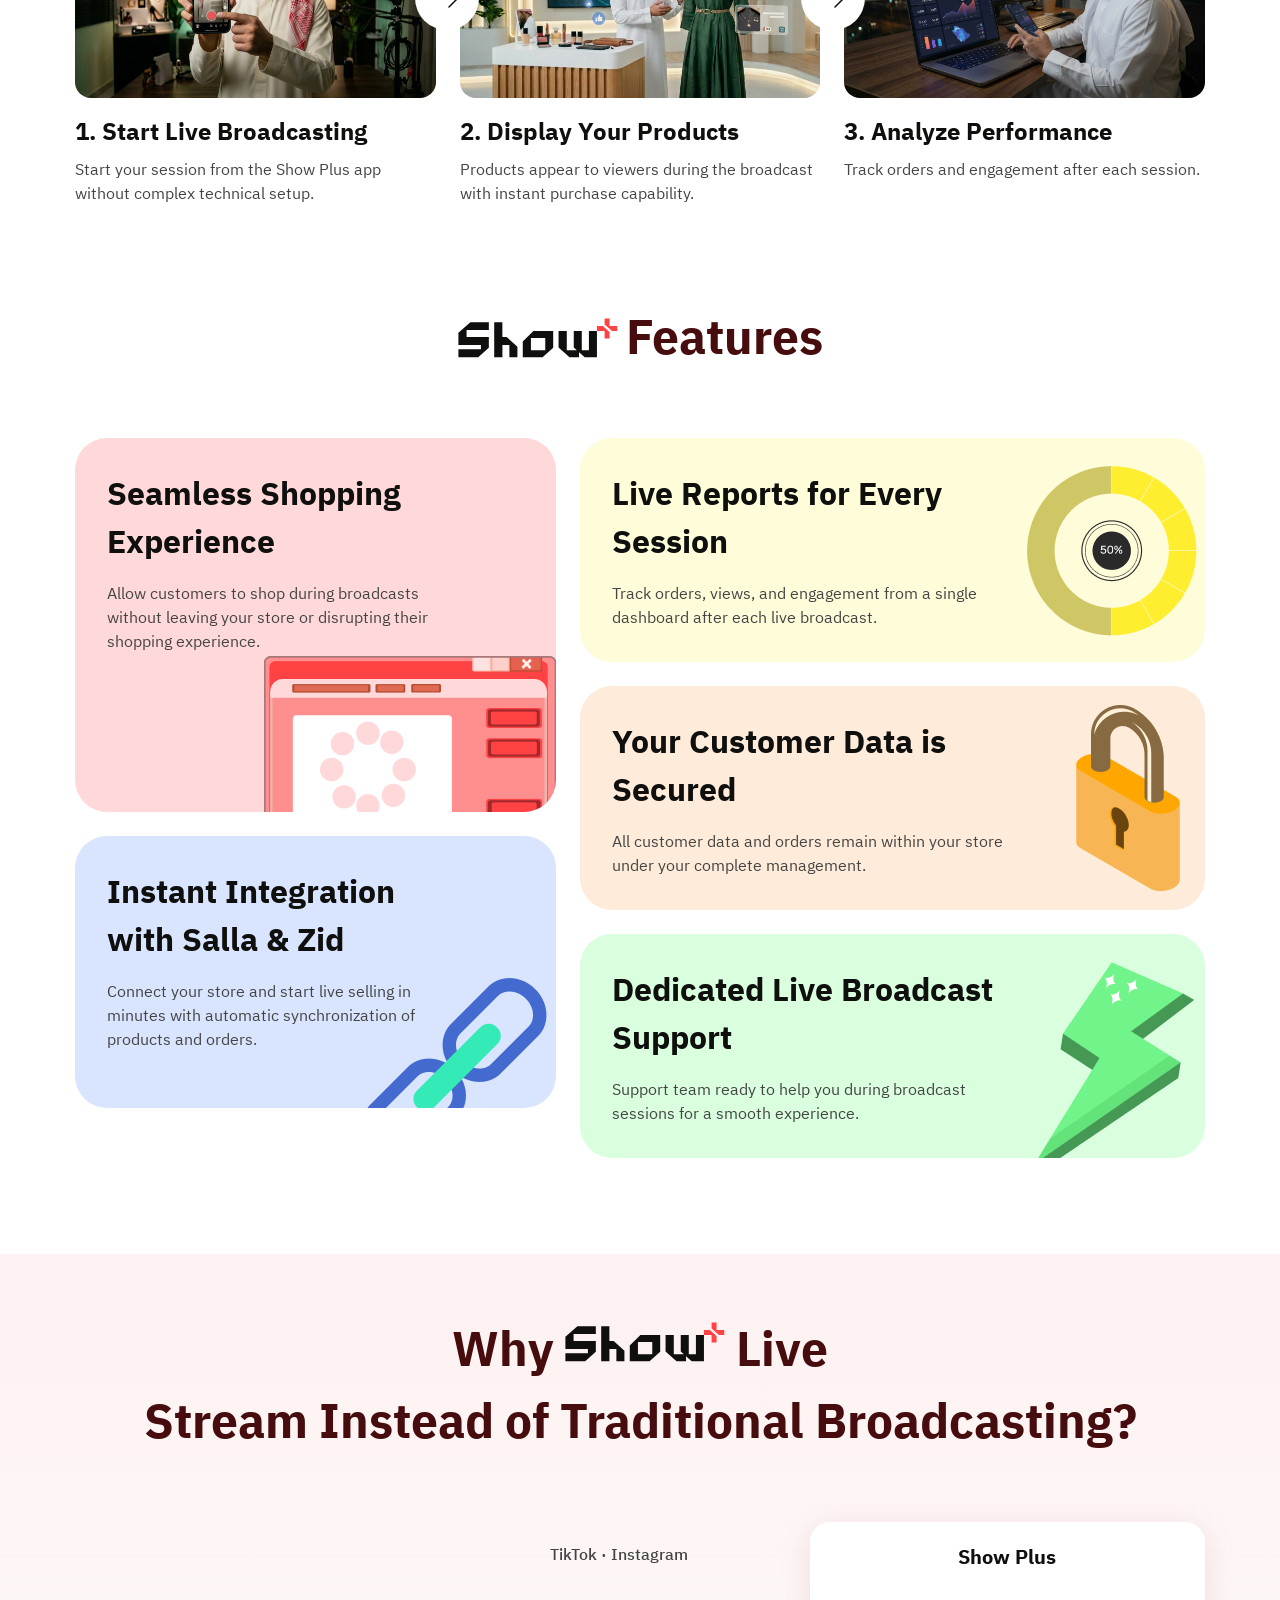
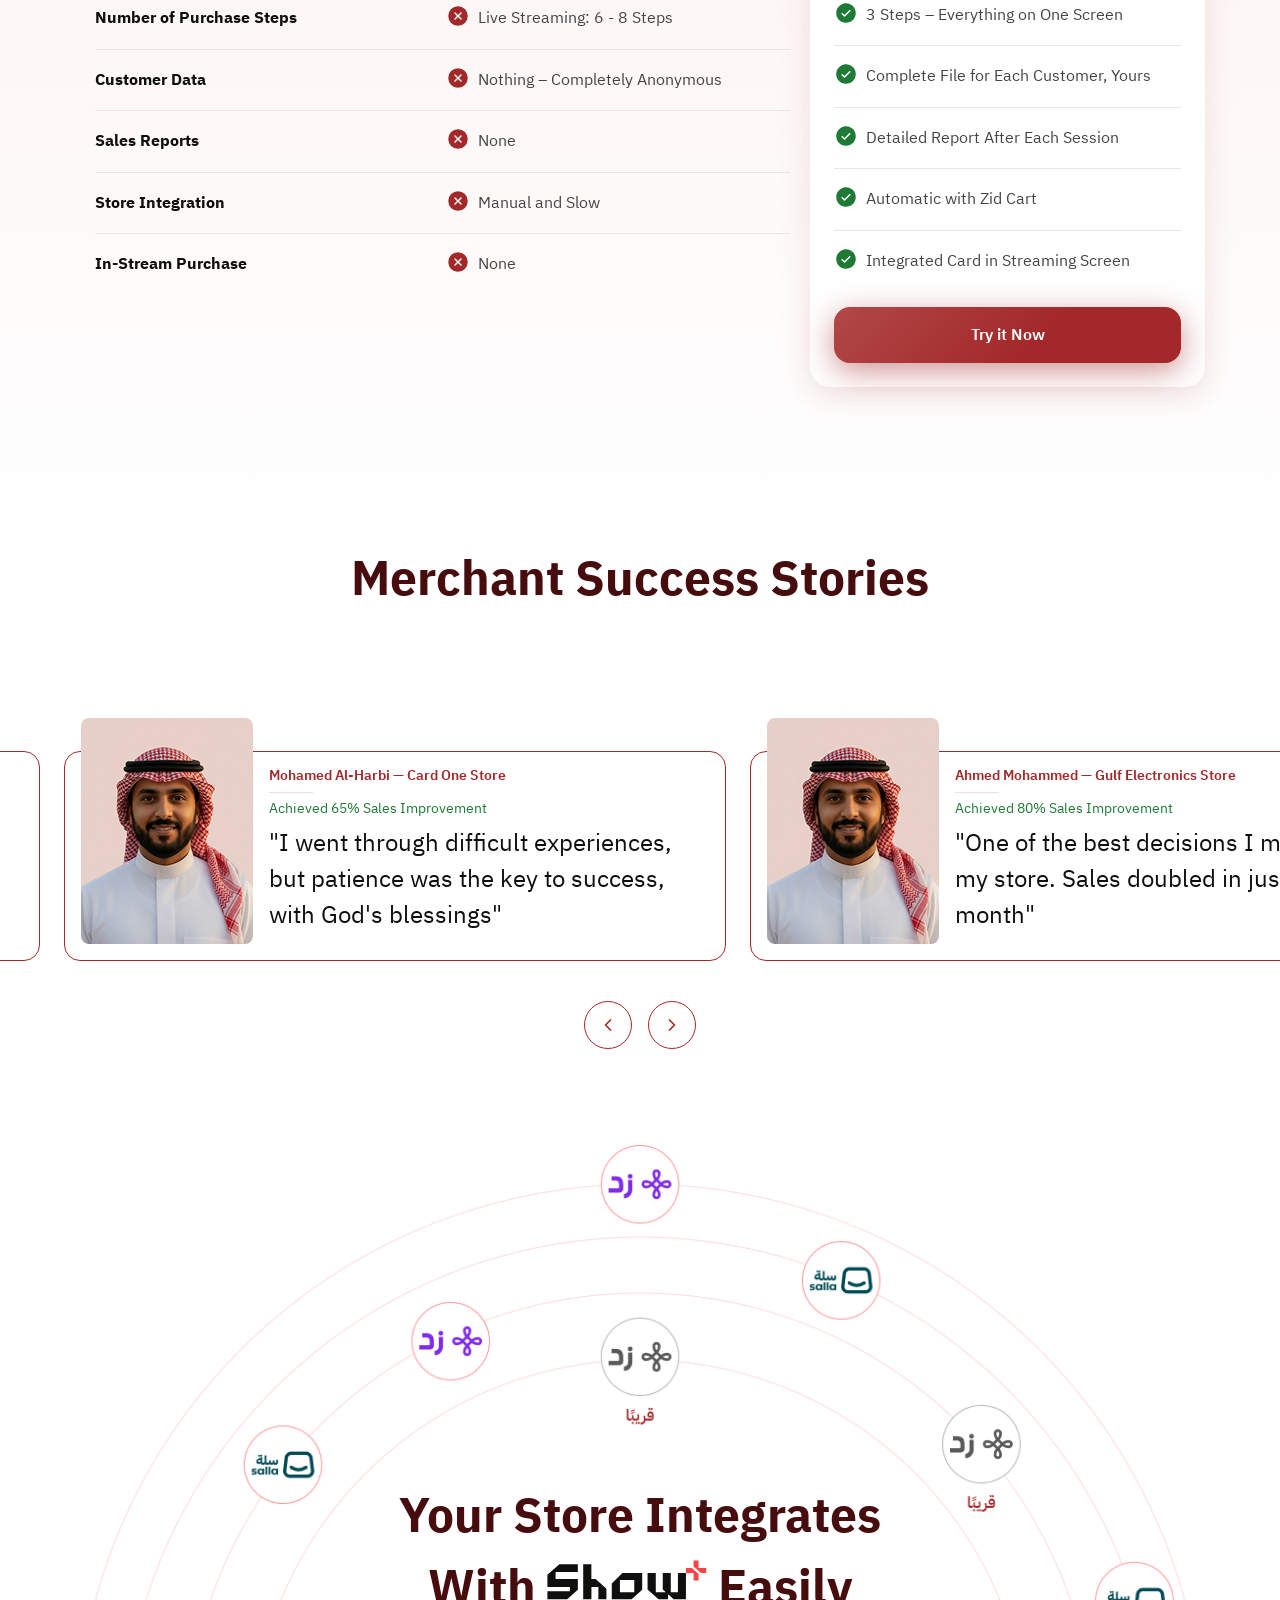
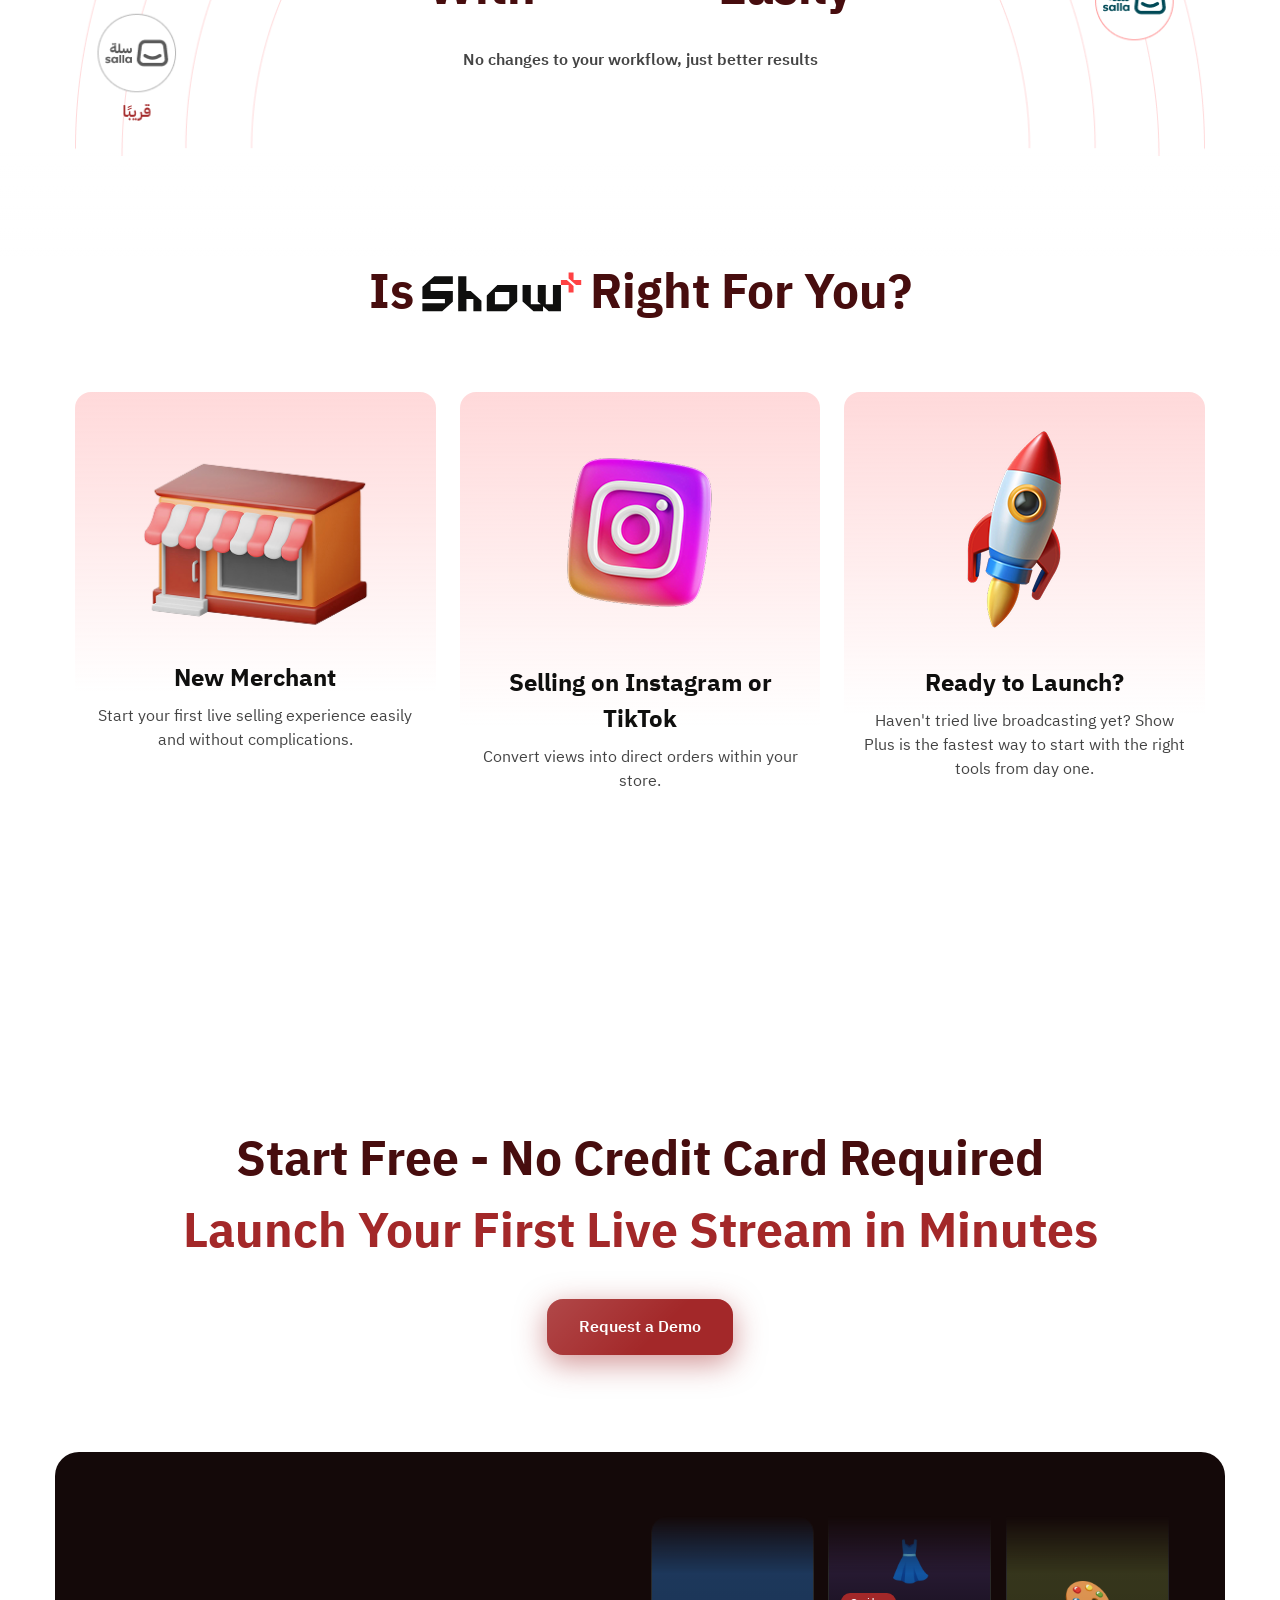
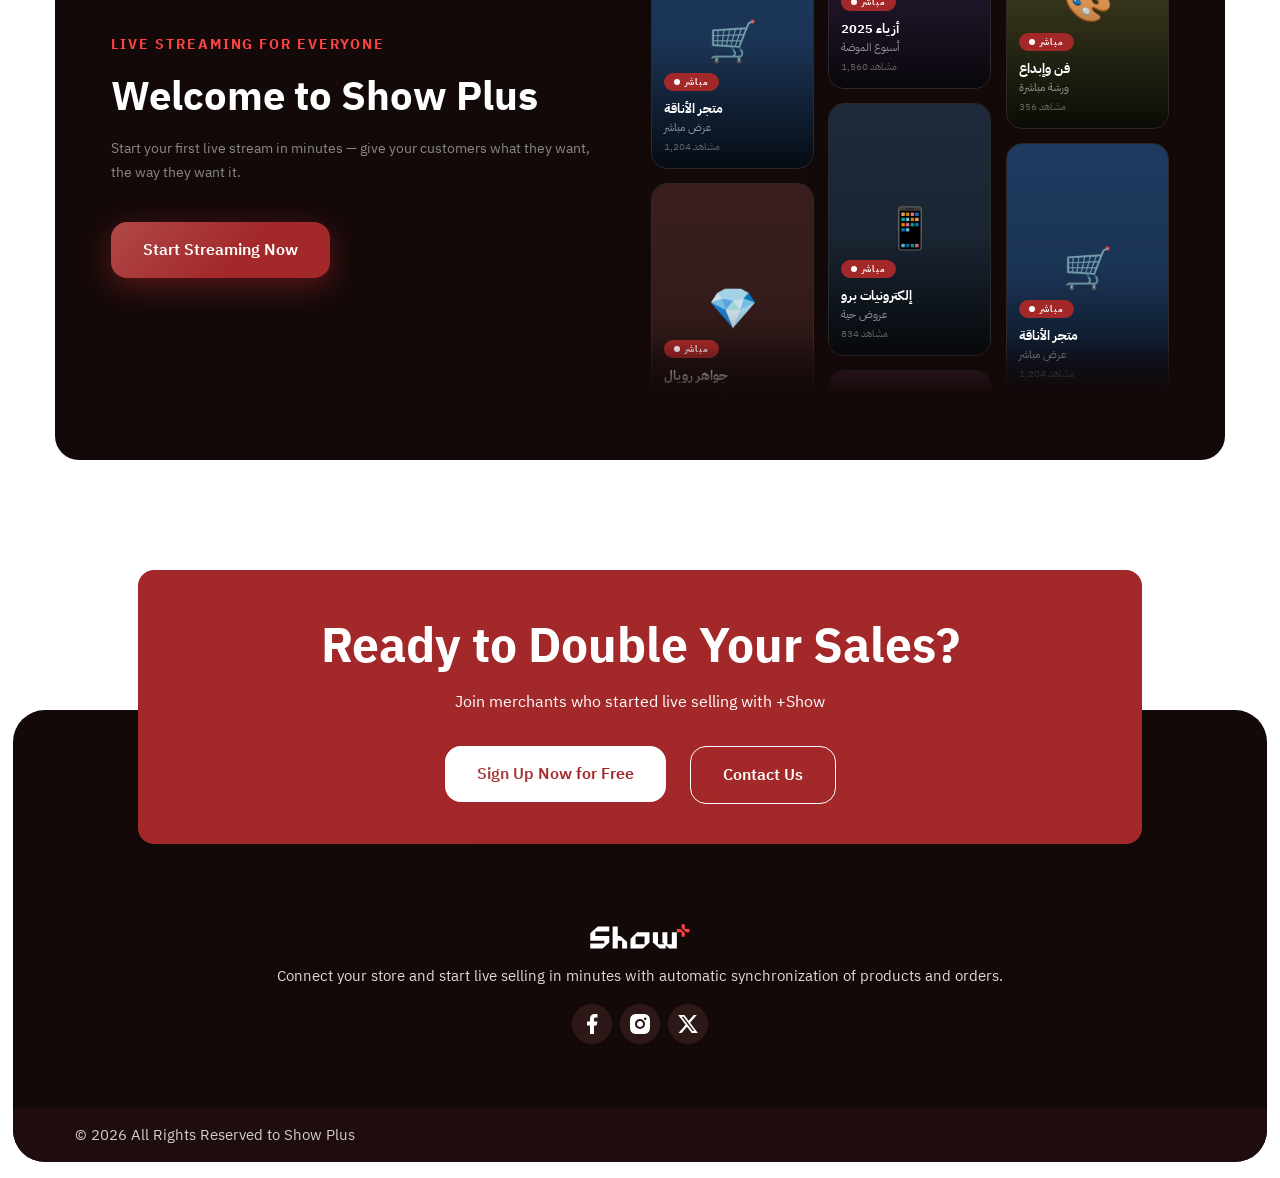
<file: index-en.html>
<!doctype html>
<html lang="en" dir="ltr" class="home-page">
  <head>
    <meta charset="UTF-8" />
    <meta name="viewport" content="width=device-width, initial-scale=1.0" />
    <title>Show Plus</title>
    <link rel="stylesheet" href="css/style.css" />
    <link rel="stylesheet" href="css/normalize.css" />
    <link rel="preconnect" href="https://fonts.googleapis.com" />
    <link rel="preconnect" href="https://fonts.gstatic.com" crossorigin />
    <link
      href="https://fonts.googleapis.com/css2?family=IBM+Plex+Sans+Arabic:wght@100;200;300;400;500;600;700&display=swap"
      rel="stylesheet"
    />
    <link
      rel="stylesheet"
      href="https://cdn.jsdelivr.net/npm/swiper@11/swiper-bundle.min.css"
    />
    <link rel="icon" type="image/png" href="./assets/images/favicon.png" />
  </head>

  <body class="ltr">
    <main class="main-home">
      <!-- ── Full-width background (orbs + geometry) — on <main> ── -->
      <div class="background-overlay">
        <div class="orb orb-1"></div>
        <div class="orb orb-2"></div>
        <div class="orb orb-3"></div>
      </div>

      <div class="geo-lines" aria-hidden="true">
        <svg
          viewBox="0 0 1440 900"
          preserveAspectRatio="none"
          xmlns="http://www.w3.org/2000/svg"
        >
          <defs>
            <linearGradient id="lg1" x1="0" y1="0" x2="1" y2="0">
              <stop offset="0%" stop-color="#A32829" stop-opacity="0" />
              <stop offset="50%" stop-color="#A32829" stop-opacity="0.4" />
              <stop offset="100%" stop-color="#A32829" stop-opacity="0" />
            </linearGradient>
            <linearGradient id="lg2" x1="0" y1="0" x2="0" y2="1">
              <stop offset="0%" stop-color="#d4a853" stop-opacity="0" />
              <stop offset="50%" stop-color="#d4a853" stop-opacity="0.2" />
              <stop offset="100%" stop-color="#d4a853" stop-opacity="0" />
            </linearGradient>
          </defs>
          <line
            x1="0"
            y1="200"
            x2="1440"
            y2="200"
            stroke="url(#lg1)"
            stroke-width="1"
          />
          <line
            x1="0"
            y1="700"
            x2="1440"
            y2="700"
            stroke="url(#lg1)"
            stroke-width="0.5"
          />
          <line
            x1="720"
            y1="0"
            x2="720"
            y2="900"
            stroke="url(#lg2)"
            stroke-width="1"
          />
          <line
            x1="800"
            y1="0"
            x2="1440"
            y2="600"
            stroke="rgba(163,40,41,0.1)"
            stroke-width="1"
          />
          <path
            d="M 0 0 L 120 0 L 120 3 L 3 3 L 3 120 L 0 120 Z"
            fill="rgba(163,40,41,0.4)"
          />
          <path
            d="M 1440 900 L 1320 900 L 1320 897 L 1437 897 L 1437 780 L 1440 780 Z"
            fill="rgba(163,40,41,0.4)"
          />
          <rect
            x="710"
            y="448"
            width="20"
            height="20"
            transform="rotate(45 720 458)"
            fill="none"
            stroke="rgba(212,168,83,0.3)"
            stroke-width="1"
          />
          <rect
            x="715"
            y="453"
            width="10"
            height="10"
            transform="rotate(45 720 458)"
            fill="rgba(212,168,83,0.15)"
          />
        </svg>
      </div>

      <!-- ════════════════════════════
       .container  — boxed layout
  ════════════════════════════ -->
      <div class="container">
        <!-- NAV -->
        <nav>
          <a href="/index-en.html" class="nav-logo">
            <img src="./assets/images/logo-white.svg" alt="Show+ Logo" />
          </a>

          <button class="menu-toggle" id="menuToggle">
            <span></span><span></span><span></span>
          </button>

          <div class="nav-menu" id="navMenu">
            <a href="/index-en.html" class="nav-logo">
              <img src="./assets/images/logo-white.svg" alt="Show+ Logo" />
            </a>
            <ul>
              <li class="active"><a href="/index-en.html">Home</a></li>
              <li><a href="./pages/how-it-works-en.html">How it works?</a></li>
              <li><a href="./pages/pricing-en.html">Pricing</a></li>
              <li>
                <a href="./index.html"
                  >العربية
                  <svg
                    xmlns="http://www.w3.org/2000/svg"
                    width="20"
                    height="20"
                    viewBox="0 0 256 256"
                  >
                    <path
                      fill="currentColor"
                      d="M128 26a102 102 0 1 0 102 102A102.12 102.12 0 0 0 128 26m81.57 64h-40.38a132.6 132.6 0 0 0-25.73-50.67A90.29 90.29 0 0 1 209.57 90m8.43 38a89.7 89.7 0 0 1-3.83 26h-42.36a155.4 155.4 0 0 0 0-52h42.36a89.7 89.7 0 0 1 3.83 26m-90 87.83a110 110 0 0 1-15.19-19.45A124.2 124.2 0 0 1 99.35 166h57.3a124.2 124.2 0 0 1-13.46 30.38A110 110 0 0 1 128 215.83M96.45 154a139.2 139.2 0 0 1 0-52h63.1a139.2 139.2 0 0 1 0 52ZM38 128a89.7 89.7 0 0 1 3.83-26h42.36a155.4 155.4 0 0 0 0 52H41.83A89.7 89.7 0 0 1 38 128m90-87.83a110 110 0 0 1 15.19 19.45A124.2 124.2 0 0 1 156.65 90h-57.3a124.2 124.2 0 0 1 13.46-30.38A110 110 0 0 1 128 40.17m-15.46-.84A132.6 132.6 0 0 0 86.81 90H46.43a90.29 90.29 0 0 1 66.11-50.67M46.43 166h40.38a132.6 132.6 0 0 0 25.73 50.67A90.29 90.29 0 0 1 46.43 166m97 50.67A132.6 132.6 0 0 0 169.19 166h40.38a90.29 90.29 0 0 1-66.11 50.67Z"
                    />
                  </svg>
                </a>
              </li>
            </ul>
            <button id="login-cta" class="secondary-btn">Log in</button>
          </div>
        </nav>

        <div class="overlay" id="overlay"></div>

        <!-- HERO CONTENT -->
        <div class="hero-content">
          <!-- LEFT: text -->
          <div class="hero-text">
            <div class="heading-column">
              <!-- live badge -->
              <div class="live-badge">
                <div class="live-dot"></div>
                <span class="live-badge-text">Live for everyone</span>
              </div>

              <div class="heading-container">
                <h1>
                  Turn your live stream into<br />
                  <span class="highlighter"
                    >real sales
                    <svg
                      xmlns="http://www.w3.org/2000/svg"
                      width="180"
                      height="13"
                      viewBox="0 0 180 13"
                      fill="none"
                    >
                      <path
                        d="M1 1.51839C6.32527 1.51839 11.6506 1.51839 44.3485 1.30221C77.0465 1.08603 136.956 0.653661 163.159 1.51184C189.361 2.37002 180.042 4.53186 157.102 6.51026C134.162 8.48866 97.8837 10.2181 60.5059 12"
                        stroke="#FF4244"
                        stroke-width="2"
                        stroke-linecap="round"
                      />
                    </svg>
                  </span>
                </h1>
              </div>

              <p>
                Launch an interactive live stream inside your store and let
                customers buy while watching without leaving the broadcast.
              </p>
            </div>

            <div class="hero-column">
              <div class="hero-actions">
                <a href="#">
                  <button type="button" class="primary-btn">
                    Start your free trial now
                  </button>
                </a>
                <a href="#">
                  <button type="button" class="secondary-btn">
                    <svg
                      xmlns="http://www.w3.org/2000/svg"
                      width="24"
                      height="24"
                      viewBox="0 0 24 24"
                      fill="none"
                    >
                      <path
                        d="M21.69 10.8928L8.18252 2.63064C7.98327 2.50842 7.75499 2.44164 7.52128 2.43719C7.28757 2.43274 7.05691 2.49078 6.85315 2.60533C6.65047 2.71663 6.48163 2.88062 6.36446 3.07996C6.2473 3.27931 6.18616 3.5066 6.18752 3.73783V20.2622C6.18616 20.4934 6.2473 20.7207 6.36446 20.9201C6.48163 21.1194 6.65047 21.2834 6.85315 21.3947C7.05691 21.5092 7.28757 21.5673 7.52128 21.5628C7.75499 21.5584 7.98327 21.4916 8.18252 21.3694L21.69 13.1072C21.8802 12.9916 22.0373 12.8291 22.1464 12.6352C22.2555 12.4412 22.3128 12.2225 22.3128 12C22.3128 11.7775 22.2555 11.5588 22.1464 11.3649C22.0373 11.1709 21.8802 11.0084 21.69 10.8928Z"
                        fill="rgba(255,255,255,0.7)"
                      />
                    </svg>
                    Request a demo
                  </button>
                </a>
              </div>

              <div class="features-trigger">
                <div class="trigger">
                  <svg
                    xmlns="http://www.w3.org/2000/svg"
                    width="24"
                    height="24"
                    viewBox="0 0 24 24"
                    fill="none"
                  >
                    <path
                      d="M21.3975 7.14751L9.39751 19.1475C9.29204 19.2528 9.14907 19.312 9.00001 19.312C8.85094 19.312 8.70798 19.2528 8.60251 19.1475L3.35251 13.8975C3.25315 13.7909 3.19905 13.6498 3.20163 13.5041C3.2042 13.3584 3.26323 13.2194 3.36629 13.1163C3.46935 13.0132 3.60839 12.9542 3.75411 12.9516C3.89984 12.9491 4.04088 13.0031 4.14751 13.1025L9.00001 17.9541L20.6025 6.35251C20.7091 6.25315 20.8502 6.19905 20.9959 6.20163C21.1416 6.2042 21.2807 6.26323 21.3837 6.36629C21.4868 6.46935 21.5458 6.60839 21.5484 6.75412C21.551 6.89984 21.4969 7.04088 21.3975 7.14751Z"
                      fill="#FF4244"
                    />
                  </svg>
                  Trusted by 500+ merchants
                </div>

                <div class="trigger">
                  <svg
                    xmlns="http://www.w3.org/2000/svg"
                    width="24"
                    height="24"
                    viewBox="0 0 24 24"
                    fill="none"
                  >
                    <path
                      d="M21.3975 7.14751L9.39751 19.1475C9.29204 19.2528 9.14907 19.312 9.00001 19.312C8.85094 19.312 8.70798 19.2528 8.60251 19.1475L3.35251 13.8975C3.25315 13.7909 3.19905 13.6498 3.20163 13.5041C3.2042 13.3584 3.26323 13.2194 3.36629 13.1163C3.46935 13.0132 3.60839 12.9542 3.75411 12.9516C3.89984 12.9491 4.04088 13.0031 4.14751 13.1025L9.00001 17.9541L20.6025 6.35251C20.7091 6.25315 20.8502 6.19905 20.9959 6.20163C21.1416 6.2042 21.2807 6.26323 21.3837 6.36629C21.4868 6.46935 21.5458 6.60839 21.5484 6.75412C21.551 6.89984 21.4969 7.04088 21.3975 7.14751Z"
                      fill="#FF4244"
                    />
                  </svg>
                  Integrates with your store
                </div>

                <div class="trigger">
                  <svg
                    xmlns="http://www.w3.org/2000/svg"
                    width="24"
                    height="24"
                    viewBox="0 0 24 24"
                    fill="none"
                  >
                    <path
                      d="M21.3975 7.14751L9.39751 19.1475C9.29204 19.2528 9.14907 19.312 9.00001 19.312C8.85094 19.312 8.70798 19.2528 8.60251 19.1475L3.35251 13.8975C3.25315 13.7909 3.19905 13.6498 3.20163 13.5041C3.2042 13.3584 3.26323 13.2194 3.36629 13.1163C3.46935 13.0132 3.60839 12.9542 3.75411 12.9516C3.89984 12.9491 4.04088 13.0031 4.14751 13.1025L9.00001 17.9541L20.6025 6.35251C20.7091 6.25315 20.8502 6.19905 20.9959 6.20163C21.1416 6.2042 21.2807 6.26323 21.3837 6.36629C21.4868 6.46935 21.5458 6.60839 21.5484 6.75412C21.551 6.89984 21.4969 7.04088 21.3975 7.14751Z"
                      fill="#FF4244"
                    />
                  </svg>
                  Start in minutes
                </div>
              </div>
            </div>
          </div>

          <!-- RIGHT: phone visual -->
          <div class="hero-image-container">
            <div class="phone-scene">
              <!-- floating card: sales -->
              <div class="float-card float-card-sales">
                <div class="fc-label">Sales Today</div>
                <div class="fc-value">
                  🔥 3,241 <span class="fc-accent">SAR</span>
                </div>
                <div class="fc-trend">↑ 32% higher than yesterday</div>
              </div>

              <!-- floating card: stock -->
              <div class="float-card float-card-stock">
                <div class="fc-label">Stock Remaining</div>
                <div class="fc-progress-bar">
                  <div class="fc-progress-fill"></div>
                </div>
                <div class="fc-pct">68% sold</div>
              </div>

              <!-- floating card: orders -->
              <div class="float-card float-card-orders">
                <div class="fc-label">Added to cart</div>
                <div class="fc-value">
                  🛒 +123 <span class="fc-accent">orders</span>
                </div>
                <div class="fc-trend">Last 5 minutes</div>
              </div>

              <!-- phone frame -->
              <div class="phone-frame">
                <div class="phone-top-bar">
                  <div class="phone-live-tag">
                    <div class="phone-live-dot"></div>
                    Live
                  </div>
                  <div class="phone-views">👁 12.4k</div>
                  <div class="phone-timer" id="phone-timer">02:47</div>
                </div>

                <div class="phone-product-area">
                  <div class="phone-product-inner">
                    <div class="product-silhouette">
                      <svg
                        viewBox="0 0 140 140"
                        xmlns="http://www.w3.org/2000/svg"
                      >
                        <defs>
                          <radialGradient id="prodGlow" cx="50%" cy="50%">
                            <stop
                              offset="0%"
                              stop-color="#A32829"
                              stop-opacity="0.5"
                            />
                            <stop
                              offset="100%"
                              stop-color="#A32829"
                              stop-opacity="0"
                            />
                          </radialGradient>
                          <linearGradient
                            id="bagGrad"
                            x1="0"
                            y1="0"
                            x2="1"
                            y2="1"
                          >
                            <stop offset="0%" stop-color="#c73334" />
                            <stop offset="100%" stop-color="#7a1b1c" />
                          </linearGradient>
                        </defs>
                        <ellipse
                          cx="70"
                          cy="110"
                          rx="50"
                          ry="14"
                          fill="url(#prodGlow)"
                          opacity="0.6"
                        />
                        <path
                          d="M 38 55 Q 35 45 48 40 L 92 40 Q 105 45 102 55 L 110 105 Q 112 118 100 118 L 40 118 Q 28 118 30 105 Z"
                          fill="url(#bagGrad)"
                          opacity="0.95"
                        />
                        <path
                          d="M 54 40 Q 54 22 70 22 Q 86 22 86 40"
                          fill="none"
                          stroke="#c73334"
                          stroke-width="5"
                          stroke-linecap="round"
                        />
                        <path
                          d="M 42 62 Q 50 56 62 58 L 60 80 Q 45 76 40 70 Z"
                          fill="rgba(255,255,255,0.1)"
                        />
                        <rect
                          x="62"
                          y="78"
                          width="16"
                          height="14"
                          rx="3"
                          fill="rgba(212,168,83,0.6)"
                        />
                        <rect
                          x="66"
                          y="74"
                          width="8"
                          height="8"
                          rx="4"
                          fill="none"
                          stroke="rgba(212,168,83,0.7)"
                          stroke-width="2"
                        />
                        <g fill="#d4a853" opacity="0.8">
                          <circle cx="22" cy="42" r="2">
                            <animate
                              attributeName="opacity"
                              values="0;1;0"
                              dur="2s"
                              repeatCount="indefinite"
                              begin="0s"
                            />
                          </circle>
                          <circle cx="118" cy="70" r="1.5">
                            <animate
                              attributeName="opacity"
                              values="0;1;0"
                              dur="2.5s"
                              repeatCount="indefinite"
                              begin="0.7s"
                            />
                          </circle>
                          <circle cx="28" cy="90" r="1.5">
                            <animate
                              attributeName="opacity"
                              values="0;1;0"
                              dur="1.8s"
                              repeatCount="indefinite"
                              begin="1.2s"
                            />
                          </circle>
                          <circle cx="115" cy="35" r="2">
                            <animate
                              attributeName="opacity"
                              values="0;1;0"
                              dur="2.2s"
                              repeatCount="indefinite"
                              begin="0.4s"
                            />
                          </circle>
                        </g>
                      </svg>
                    </div>
                  </div>

                  <div class="phone-product-card">
                    <div class="phone-product-name">
                      Luxury Handbag — Collection 2025
                    </div>
                    <div class="phone-product-pricing">
                      <span class="phone-price-now">SAR 499</span>
                      <span class="phone-price-old">SAR 799</span>
                      <span class="phone-discount-tag">38% off</span>
                    </div>
                    <button class="phone-buy-btn">🛒 Buy Now</button>
                  </div>
                </div>

                <div class="phone-comments" id="phone-comments">
                  <div class="comment-item">
                    <svg class="comment-avatar" viewBox="0 0 20 20">
                      <circle cx="10" cy="10" r="10" fill="#A32829" />
                      <text
                        x="10"
                        y="14"
                        text-anchor="middle"
                        font-size="10"
                        fill="white"
                      >
                        س
                      </text>
                    </svg>
                    <span
                      ><span class="comment-name">Sara</span>: The color is
                      gorgeous 😍</span
                    >
                  </div>
                  <div class="comment-item">
                    <svg class="comment-avatar" viewBox="0 0 20 20">
                      <circle cx="10" cy="10" r="10" fill="#7a1b1c" />
                      <text
                        x="10"
                        y="14"
                        text-anchor="middle"
                        font-size="10"
                        fill="white"
                      >
                        ن
                      </text>
                    </svg>
                    <span
                      ><span class="comment-name">Noura</span>: Ordered it
                      ✅</span
                    >
                  </div>
                  <div class="comment-item">
                    <svg class="comment-avatar" viewBox="0 0 20 20">
                      <circle cx="10" cy="10" r="10" fill="#d4a853" />
                      <text
                        x="10"
                        y="14"
                        text-anchor="middle"
                        font-size="10"
                        fill="white"
                      >
                        م
                      </text>
                    </svg>
                    <span
                      ><span class="comment-name">Manal</span>: Is it available
                      in black?</span
                    >
                  </div>
                </div>
              </div>
              <!-- /phone-frame -->
            </div>
            <!-- /phone-scene -->
          </div>
          <!-- /hero-image-container -->
        </div>
        <!-- /hero-content -->
      </div>
      <!-- /.container -->
    </main>

    <div class="triggers-container">
      <div class="container">
        <div class="trigger-card">
          <svg
            xmlns="http://www.w3.org/2000/svg"
            width="64"
            height="64"
            viewBox="0 0 64 64"
            fill="none"
          >
            <path
              d="M6.555 23.6025C6.51895 23.7319 6.50045 23.8656 6.5 24V28C6.49936 29.5174 6.86218 31.0128 7.5581 32.3611C8.25403 33.7095 9.2628 34.8715 10.5 35.75V54C10.5 54.3978 10.658 54.7794 10.9393 55.0607C11.2206 55.342 11.6022 55.5 12 55.5H52C52.3978 55.5 52.7794 55.342 53.0607 55.0607C53.342 54.7794 53.5 54.3978 53.5 54V35.75C54.7372 34.8715 55.746 33.7095 56.4419 32.3611C57.1378 31.0128 57.5006 29.5174 57.5 28V24C57.4999 23.8613 57.4805 23.7234 57.4425 23.59L53.8575 11.0375C53.6462 10.3091 53.2052 9.66851 52.6001 9.21123C51.9951 8.75395 51.2584 8.50447 50.5 8.5H13.5C12.7416 8.50447 12.0049 8.75395 11.3999 9.21123C10.7948 9.66851 10.3538 10.3091 10.1425 11.0375L6.555 23.6025ZM13.0275 11.8525C13.0588 11.7513 13.1214 11.6626 13.2063 11.5992C13.2912 11.5359 13.3941 11.5011 13.5 11.5H50.5C50.6085 11.5002 50.714 11.5356 50.8006 11.601C50.8872 11.6664 50.9502 11.7582 50.98 11.8625L54.0125 22.5H10L13.0275 11.8525ZM25.5 25.5H38.5V28C38.5 29.7239 37.8152 31.3772 36.5962 32.5962C35.3772 33.8152 33.7239 34.5 32 34.5C30.2761 34.5 28.6228 33.8152 27.4038 32.5962C26.1848 31.3772 25.5 29.7239 25.5 28V25.5ZM9.5 25.5H22.5V28C22.5013 29.1218 22.2122 30.2247 21.6609 31.2017C21.1097 32.1786 20.315 32.9963 19.3541 33.5751C18.3932 34.154 17.2989 34.4743 16.1776 34.5049C15.0562 34.5356 13.9461 34.2755 12.955 33.75C12.8319 33.645 12.6926 33.5605 12.5425 33.5C11.6117 32.9153 10.8443 32.1041 10.3123 31.1422C9.78017 30.1803 9.5007 29.0992 9.5 28V25.5ZM50.5 52.5H13.5V37.165C15.4536 37.6965 17.5259 37.59 19.4147 36.861C21.3035 36.1321 22.9101 34.8187 24 33.1125C24.8573 34.4572 26.0397 35.5641 27.438 36.3309C28.8363 37.0978 30.4053 37.4997 32 37.4997C33.5947 37.4997 35.1637 37.0978 36.562 36.3309C37.9603 35.5641 39.1427 34.4572 40 33.1125C41.0899 34.8187 42.6965 36.1321 44.5853 36.861C46.4741 37.59 48.5464 37.6965 50.5 37.165V52.5ZM51.4575 33.5C51.3074 33.5605 51.1681 33.645 51.045 33.75C50.0539 34.2755 48.9438 34.5356 47.8224 34.5049C46.7011 34.4743 45.6068 34.154 44.6459 33.5751C43.685 32.9963 42.8903 32.1786 42.3391 31.2017C41.7878 30.2247 41.4987 29.1218 41.5 28V25.5H54.5V28C54.4993 29.0992 54.2198 30.1803 53.6877 31.1422C53.1557 32.1041 52.3883 32.9153 51.4575 33.5Z"
              fill="#A32829"
            />
          </svg>

          <div class="trigger-text">
            <h3>+500</h3>
            <p>Interested Merchants</p>
          </div>
        </div>

        <div class="trigger-card">
          <svg
            xmlns="http://www.w3.org/2000/svg"
            width="64"
            height="64"
            viewBox="0 0 64 64"
            fill="none"
          >
            <path
              d="M59.5 22.045C59.4056 25.4 58.0276 28.5909 55.65 30.96L46.9625 39.6475C45.743 40.8734 44.2925 41.8451 42.6948 42.5064C41.0971 43.1677 39.3841 43.5054 37.655 43.5H37.6425C35.8845 43.4986 34.1446 43.145 32.5256 42.4601C30.9066 41.7751 29.4412 40.7726 28.2161 39.5118C26.991 38.2511 26.031 36.7576 25.3927 35.1195C24.7544 33.4815 24.4509 31.7322 24.5 29.975C24.5104 29.5841 24.673 29.2128 24.9532 28.9401C25.2334 28.6673 25.609 28.5148 26 28.515H26.0425C26.4399 28.5261 26.8167 28.6945 27.09 28.9833C27.3633 29.2721 27.5107 29.6575 27.5 30.055C27.4612 31.4119 27.6949 32.7628 28.1872 34.0279C28.6796 35.293 29.4205 36.4465 30.3663 37.4202C31.3121 38.394 32.4436 39.1683 33.6938 39.6973C34.9439 40.2262 36.2875 40.4992 37.645 40.5C38.9794 40.5031 40.3011 40.2418 41.5339 39.7312C42.7668 39.2206 43.8862 38.4707 44.8275 37.525L53.515 28.84C55.3498 26.9218 56.3609 24.3616 56.3318 21.7073C56.3026 19.053 55.2357 16.5156 53.3592 14.6382C51.4827 12.7607 48.9459 11.6924 46.2916 11.6619C43.6374 11.6314 41.0766 12.6411 39.1575 14.475L36.4075 17.225C36.126 17.5064 35.7443 17.6645 35.3462 17.6645C34.9482 17.6645 34.5664 17.5064 34.285 17.225C34.0035 16.9435 33.8454 16.5617 33.8454 16.1637C33.8454 15.7657 34.0035 15.3839 34.285 15.1025L37.035 12.3525C38.2566 11.1304 39.707 10.1609 41.3034 9.49952C42.8997 8.83811 44.6108 8.49768 46.3387 8.49768C48.0667 8.49768 49.7777 8.83811 51.3741 9.49952C52.9705 10.1609 54.4209 11.1304 55.6425 12.3525C56.9099 13.6215 57.9055 15.1353 58.5687 16.8017C59.2319 18.4681 59.5488 20.2521 59.5 22.045ZM27.595 46.77L24.845 49.52C23.9029 50.4686 22.7817 51.2205 21.5466 51.7321C20.3114 52.2437 18.9869 52.5047 17.65 52.5C15.6416 52.4985 13.6788 51.9017 12.0095 50.785C10.3403 49.6683 9.0395 48.0819 8.27163 46.2261C7.50375 44.3704 7.30323 42.3286 7.69541 40.359C8.08758 38.3893 9.05486 36.5801 10.475 35.16L19.155 26.475C20.5922 25.034 22.4291 24.058 24.4276 23.6735C26.4262 23.289 28.4941 23.5137 30.3634 24.3185C32.2327 25.1232 33.8171 26.471 34.9113 28.187C36.0055 29.903 36.559 31.9081 36.5 33.9425C36.4892 34.3399 36.6367 34.7254 36.91 35.0141C37.1833 35.3029 37.5601 35.4713 37.9575 35.4825H38C38.391 35.4826 38.7666 35.3301 39.0468 35.0574C39.3269 34.7846 39.4896 34.4133 39.5 34.0225C39.5746 31.3884 38.8566 28.7925 37.439 26.5712C36.0213 24.3499 33.9693 22.6054 31.5488 21.5638C29.1282 20.5221 26.4507 20.2313 23.8629 20.7289C21.2752 21.2266 18.8965 22.4898 17.035 24.355L8.34499 33.04C6.50584 34.8796 5.25326 37.2231 4.74555 39.7744C4.23783 42.3257 4.49775 44.9702 5.49248 47.3738C6.4872 49.7774 8.17208 51.8322 10.3342 53.2786C12.4963 54.725 15.0387 55.498 17.64 55.5C19.3689 55.505 21.0816 55.1669 22.6789 54.5052C24.2762 53.8434 25.7262 52.8712 26.945 51.645L29.695 48.895C29.8361 48.756 29.9482 48.5905 30.025 48.408C30.1018 48.2255 30.1417 48.0296 30.1423 47.8315C30.143 47.6335 30.1045 47.4374 30.029 47.2543C29.9535 47.0713 29.8425 46.905 29.7024 46.765C29.5623 46.6251 29.3959 46.5143 29.2127 46.439C29.0296 46.3637 28.8334 46.3254 28.6354 46.3264C28.4374 46.3273 28.2415 46.3674 28.0591 46.4444C27.8767 46.5214 27.7113 46.6337 27.5725 46.775L27.595 46.77Z"
              fill="#A32829"
            />
          </svg>

          <div class="trigger-text">
            <h3>Integrates</h3>
            <p>With Your Store</p>
          </div>
        </div>

        <div class="trigger-card">
          <svg
            xmlns="http://www.w3.org/2000/svg"
            width="64"
            height="64"
            viewBox="0 0 64 64"
            fill="none"
          >
            <path
              d="M50.1175 14.0175C47.7714 11.6465 44.9804 9.76192 41.9044 8.47189C38.8284 7.18187 35.528 6.51176 32.1925 6.5H32C25.237 6.5 18.751 9.1866 13.9688 13.9688C9.1866 18.751 6.5 25.237 6.5 32V46C6.5 47.4587 7.07946 48.8576 8.11091 49.8891C9.14236 50.9205 10.5413 51.5 12 51.5H16C17.4587 51.5 18.8576 50.9205 19.8891 49.8891C20.9205 48.8576 21.5 47.4587 21.5 46V36C21.5 34.5413 20.9205 33.1424 19.8891 32.1109C18.8576 31.0795 17.4587 30.5 16 30.5H9.55C9.93051 24.805 12.4612 19.4674 16.6295 15.5683C20.7979 11.6692 26.2923 9.49999 32 9.5H32.17C37.8538 9.52523 43.3161 11.7076 47.4524 15.6059C51.5888 19.5042 54.0908 24.8276 54.4525 30.5H48C46.5413 30.5 45.1424 31.0795 44.1109 32.1109C43.0795 33.1424 42.5 34.5413 42.5 36V46C42.5 47.4587 43.0795 48.8576 44.1109 49.8891C45.1424 50.9205 46.5413 51.5 48 51.5H54.5V52C54.5 53.7239 53.8152 55.3772 52.5962 56.5962C51.3772 57.8152 49.7239 58.5 48 58.5H34C33.6022 58.5 33.2206 58.658 32.9393 58.9393C32.658 59.2206 32.5 59.6022 32.5 60C32.5 60.3978 32.658 60.7794 32.9393 61.0607C33.2206 61.342 33.6022 61.5 34 61.5H48C50.5196 61.5 52.9359 60.4991 54.7175 58.7175C56.4991 56.9359 57.5 54.5196 57.5 52V32C57.5126 28.6644 56.8669 25.359 55.6001 22.2733C54.3333 19.1876 52.4702 16.3821 50.1175 14.0175ZM16 33.5C16.663 33.5 17.2989 33.7634 17.7678 34.2322C18.2366 34.7011 18.5 35.337 18.5 36V46C18.5 46.663 18.2366 47.2989 17.7678 47.7678C17.2989 48.2366 16.663 48.5 16 48.5H12C11.337 48.5 10.7011 48.2366 10.2322 47.7678C9.76339 47.2989 9.5 46.663 9.5 46V33.5H16ZM45.5 46V36C45.5 35.337 45.7634 34.7011 46.2322 34.2322C46.7011 33.7634 47.337 33.5 48 33.5H54.5V48.5H48C47.337 48.5 46.7011 48.2366 46.2322 47.7678C45.7634 47.2989 45.5 46.663 45.5 46Z"
              fill="#A32829"
            />
          </svg>

          <div class="trigger-text">
            <h3>24/7 Support</h3>
            <p>Full Support Anytime</p>
          </div>
        </div>

        <div class="trigger-card">
          <svg
            xmlns="http://www.w3.org/2000/svg"
            width="64"
            height="64"
            viewBox="0 0 64 64"
            fill="none"
          >
            <path
              d="M32 20.5C29.7255 20.5 27.5021 21.1745 25.6109 22.4381C23.7198 23.7018 22.2458 25.4978 21.3754 27.5992C20.505 29.7005 20.2772 32.0128 20.721 34.2436C21.1647 36.4743 22.26 38.5235 23.8683 40.1318C25.4766 41.7401 27.5257 42.8353 29.7565 43.2791C31.9872 43.7228 34.2995 43.495 36.4009 42.6246C38.5022 41.7542 40.2983 40.2803 41.5619 38.3891C42.8255 36.4979 43.5 34.2745 43.5 32C43.496 28.9513 42.2831 26.0285 40.1273 23.8727C37.9715 21.7169 35.0488 20.504 32 20.5ZM32 40.5C30.3189 40.5 28.6755 40.0015 27.2776 39.0675C25.8798 38.1335 24.7904 36.806 24.147 35.2528C23.5037 33.6997 23.3353 31.9906 23.6633 30.3418C23.9913 28.6929 24.8008 27.1784 25.9896 25.9896C27.1783 24.8009 28.6929 23.9913 30.3417 23.6634C31.9906 23.3354 33.6996 23.5037 35.2528 24.1471C36.806 24.7904 38.1335 25.8799 39.0675 27.2777C40.0015 28.6755 40.5 30.3189 40.5 32C40.5 34.2544 39.6045 36.4164 38.0104 38.0104C36.4163 39.6045 34.2543 40.5 32 40.5ZM53.5 32.71C53.515 32.2375 53.515 31.7625 53.5 31.29L57.3325 26.5C57.479 26.3167 57.5804 26.1015 57.6286 25.8718C57.6768 25.6421 57.6704 25.4043 57.61 25.1775C57.0105 22.9177 56.1126 20.7478 54.94 18.725C54.8235 18.5197 54.6603 18.3448 54.4635 18.2145C54.2667 18.0842 54.042 18.0021 53.8075 17.975L47.695 17.2975C47.3733 16.9525 47.04 16.6192 46.695 16.2975L46.015 10.1825C45.9879 9.94806 45.9059 9.7233 45.7755 9.52652C45.6452 9.32973 45.4703 9.16648 45.265 9.05003C43.2446 7.88105 41.0783 6.98492 38.8225 6.38503C38.5951 6.32562 38.357 6.32046 38.1273 6.36997C37.8976 6.41947 37.6827 6.52225 37.5 6.67003L32.7 10.5125C32.2268 10.4976 31.7532 10.4976 31.28 10.5125L26.5 6.66753C26.3166 6.52104 26.1015 6.41962 25.8718 6.37142C25.6421 6.32322 25.4043 6.3296 25.1775 6.39003C22.9176 6.98954 20.7477 7.88744 18.725 9.06003C18.5197 9.17648 18.3448 9.33973 18.2145 9.53652C18.0841 9.7333 18.0021 9.95806 17.975 10.1925L17.3075 16.305C16.9625 16.6284 16.6292 16.9617 16.3075 17.305L10.19 18C9.95553 18.0271 9.73077 18.1092 9.53399 18.2395C9.3372 18.3698 9.17395 18.5447 9.05749 18.75C7.88852 20.7704 6.99239 22.9368 6.39249 25.1925C6.33452 25.4171 6.32941 25.652 6.37756 25.8789C6.42571 26.1058 6.52581 26.3184 6.66999 26.5L10.5125 31.3C10.4976 31.7732 10.4976 32.2468 10.5125 32.72L6.66749 37.5125C6.521 37.6959 6.41958 37.9111 6.37139 38.1408C6.32319 38.3705 6.32956 38.6082 6.38999 38.835C6.99055 41.0906 7.88843 43.2562 9.05999 45.275C9.17645 45.4803 9.3397 45.6552 9.53648 45.7856C9.73327 45.9159 9.95803 45.9979 10.1925 46.025L16.305 46.7025C16.6283 47.0475 16.9617 47.3809 17.305 47.7025L18 53.81C18.0271 54.0445 18.1091 54.2693 18.2395 54.466C18.3698 54.6628 18.5447 54.8261 18.75 54.9425C20.7704 56.1115 22.9367 57.0076 25.1925 57.6075C25.4193 57.668 25.6571 57.6743 25.8868 57.6261C26.1165 57.5779 26.3316 57.4765 26.515 57.33L31.29 53.5C31.7625 53.515 32.2375 53.515 32.71 53.5L37.5125 57.345C37.7787 57.5575 38.1094 57.673 38.45 57.6725C38.5799 57.6721 38.7093 57.6553 38.835 57.6225C41.0905 57.022 43.2562 56.1241 45.275 54.9525C45.4803 54.8361 45.6552 54.6728 45.7855 54.476C45.9159 54.2793 45.9979 54.0545 46.025 53.82L46.7025 47.7075C47.0475 47.3859 47.3808 47.0525 47.7025 46.7075L53.8175 46.0275C54.052 46.0004 54.2767 45.9184 54.4735 45.7881C54.6703 45.6577 54.8335 45.4828 54.95 45.2775C56.1195 43.2574 57.0157 41.091 57.615 38.835C57.6754 38.6082 57.6818 38.3705 57.6336 38.1408C57.5854 37.9111 57.484 37.6959 57.3375 37.5125L53.5 32.71ZM52.725 43.1175L46.815 43.775C46.4457 43.8176 46.1054 43.9958 45.86 44.275C45.3659 44.8317 44.8392 45.3585 44.2825 45.8525C44.0033 46.0979 43.8251 46.4382 43.7825 46.8075L43.125 52.715C41.7413 53.4529 40.2874 54.0508 38.785 54.5L34.1425 50.785C33.8762 50.5726 33.5456 50.4571 33.205 50.4575H33.115C32.3723 50.5001 31.6277 50.5001 30.885 50.4575C30.5141 50.4348 30.1479 50.5507 29.8575 50.7825L25.2175 54.5C23.7163 54.0486 22.2641 53.4481 20.8825 52.7075L20.225 46.8025C20.1824 46.4332 20.0042 46.0929 19.725 45.8475C19.1683 45.3535 18.6416 44.8267 18.1475 44.27C17.9021 43.9908 17.5618 43.8126 17.1925 43.77L11.285 43.1125C10.5479 41.7328 9.94995 40.2832 9.49999 38.785L13.215 34.1425C13.4469 33.8521 13.5627 33.486 13.54 33.115C13.4975 32.3723 13.4975 31.6278 13.54 30.885C13.5627 30.5141 13.4469 30.1479 13.215 29.8575L9.49999 25.2175C9.95142 23.7164 10.5519 22.2641 11.2925 20.8825L17.1975 20.225C17.5668 20.1825 17.9071 20.0043 18.1525 19.725C18.6466 19.1684 19.1733 18.6416 19.73 18.1475C20.0092 17.9021 20.1874 17.5618 20.23 17.1925L20.8875 11.285C22.2672 10.5479 23.7168 9.94998 25.215 9.50003L29.8575 13.215C30.1479 13.4469 30.5141 13.5627 30.885 13.54C31.6277 13.4975 32.3723 13.4975 33.115 13.54C33.4859 13.5627 33.8521 13.4469 34.1425 13.215L38.7825 9.50003C40.2837 9.95145 41.7359 10.5519 43.1175 11.2925L43.775 17.2025C43.8176 17.5718 43.9958 17.9121 44.275 18.1575C44.8317 18.6516 45.3584 19.1784 45.8525 19.735C46.0979 20.0143 46.4382 20.1925 46.8075 20.235L52.715 20.8925C53.4518 22.2706 54.0497 23.7186 54.5 25.215L50.785 29.8575C50.5531 30.1479 50.4373 30.5141 50.46 30.885C50.5025 31.6278 50.5025 32.3723 50.46 33.115C50.4373 33.486 50.5531 33.8521 50.785 34.1425L54.5 38.7825C54.0502 40.2835 53.4514 41.7357 52.7125 43.1175H52.725Z"
              fill="#A32829"
            />
          </svg>

          <div class="trigger-text">
            <h3>Ready</h3>
            <p>in Minutes</p>
          </div>
        </div>
      </div>
    </div>

    <div class="how-it-works primary-section has-logo">
      <div class="container">
        <h2 class="section-heading">
          How
          <svg
            width="256"
            height="64"
            viewBox="0 0 256 64"
            fill="none"
            xmlns="http://www.w3.org/2000/svg"
          >
            <path
              d="M103.64 37.5401V62.7801H135.26L152.307 47.6067V20.8801H120.687L103.64 37.5401ZM139.62 51.5934H116.68V31.9934H139.62V51.5934Z"
              fill="#0F0F0E"
            />
            <path
              d="M71.0733 43.1733H82.2267V62.78H95.0733V45.8533L77.8733 30.4867H70.9933V6.67334H57.9267V62.78H71.0733V43.1733Z"
              fill="#0F0F0E"
            />
            <path
              d="M209.46 51.5933H198.04V20.8867H185.213V47.18L190.18 51.5933H174.053V20.8867H160.9V47.24L178.413 62.78H193.66V54.68L202.72 62.78H209.227H217.647H222.3V20.8867H209.46V51.5933Z"
              fill="#0F0F0E"
            />
            <path
              d="M0.666656 23.6867V30.46V38.9333V43.1467H36.6467V50.06H0.666656V62.78H32.2867L49.3333 47.6267V30.46H36.94H36.2667H13.7333V19.3333H49.3333V6.64667H19.82L0.666656 23.6867Z"
              fill="#0F0F0E"
            />
            <path
              d="M234.553 32.9067H242.48V22.26L231.827 12.72H222.293V20.8867H234.553V32.9067Z"
              fill="#FF4244"
            />
            <path
              d="M242.487 12.6867V0.666687H234.553V10.2L246.487 20.8534H254.74V12.6867H242.487Z"
              fill="#FF4244"
            />
          </svg>
          Works?
        </h2>
        <div class="steps-row">
          <div class="step-card">
            <div class="image-container">
              <img
                src="./assets/images/how-image-1.png"
                alt="A man starting a live stream"
              />
            </div>
            <div class="step-text">
              <h4>1. Start Live Broadcasting</h4>
              <p>
                Start your session from the Show Plus app without complex
                technical setup.
              </p>
            </div>
          </div>

          <div class="step-card">
            <div class="image-container">
              <img
                src="./assets/images/how-image-2.png"
                alt="A man showcasing products"
              />
            </div>
            <div class="step-text">
              <h4>2. Display Your Products</h4>
              <p>
                Products appear to viewers during the broadcast with instant
                purchase capability.
              </p>
            </div>
          </div>

          <div class="step-card">
            <div class="image-container">
              <img
                src="./assets/images/how-image-3.png"
                alt="A man analyzing performance"
              />
            </div>
            <div class="step-text">
              <h4>3. Analyze Performance</h4>
              <p>Track orders and engagement after each session.</p>
            </div>
          </div>
        </div>
      </div>
    </div>

    <div class="features primary-section has-logo">
      <div class="container">
        <h2 class="section-heading">
          <svg
            width="256"
            height="64"
            viewBox="0 0 256 64"
            fill="none"
            xmlns="http://www.w3.org/2000/svg"
          >
            <path
              d="M103.64 37.5401V62.7801H135.26L152.307 47.6067V20.8801H120.687L103.64 37.5401ZM139.62 51.5934H116.68V31.9934H139.62V51.5934Z"
              fill="#0F0F0E"
            />
            <path
              d="M71.0733 43.1733H82.2267V62.78H95.0733V45.8533L77.8733 30.4867H70.9933V6.67334H57.9267V62.78H71.0733V43.1733Z"
              fill="#0F0F0E"
            />
            <path
              d="M209.46 51.5933H198.04V20.8867H185.213V47.18L190.18 51.5933H174.053V20.8867H160.9V47.24L178.413 62.78H193.66V54.68L202.72 62.78H209.227H217.647H222.3V20.8867H209.46V51.5933Z"
              fill="#0F0F0E"
            />
            <path
              d="M0.666656 23.6867V30.46V38.9333V43.1467H36.6467V50.06H0.666656V62.78H32.2867L49.3333 47.6267V30.46H36.94H36.2667H13.7333V19.3333H49.3333V6.64667H19.82L0.666656 23.6867Z"
              fill="#0F0F0E"
            />
            <path
              d="M234.553 32.9067H242.48V22.26L231.827 12.72H222.293V20.8867H234.553V32.9067Z"
              fill="#FF4244"
            />
            <path
              d="M242.487 12.6867V0.666687H234.553V10.2L246.487 20.8534H254.74V12.6867H242.487Z"
              fill="#FF4244"
            />
          </svg>
          Features
        </h2>
        <div class="features-columns">
          <div class="col col-1">
            <div class="feature-card red">
              <h3>Seamless Shopping Experience</h3>
              <p>
                Allow customers to shop during broadcasts without leaving your
                store or disrupting their shopping experience.
              </p>
              <img src="./assets/images/window.png" alt="Integrated Window" />
            </div>

            <div class="feature-card blue">
              <h3>Instant Integration with Salla & Zid</h3>
              <p>
                Connect your store and start live selling in minutes with
                automatic synchronization of products and orders.
              </p>
              <img
                src="./assets/images/link.png"
                alt="Integration with Salla and Zid"
              />
            </div>
          </div>

          <div class="col col-2">
            <div class="feature-card yellow">
              <h3>Live Reports for Every Session</h3>
              <p>
                Track orders, views, and engagement from a single dashboard
                after each live broadcast.
              </p>
              <img src="./assets/images/chart.png" alt="Live Reports" />
            </div>

            <div class="feature-card orange">
              <h3>Your Customer Data is Secured</h3>
              <p>
                All customer data and orders remain within your store under your
                complete management.
              </p>
              <img src="./assets/images/lock.png" alt="Data Ownership" />
            </div>

            <div class="feature-card green">
              <h3>Dedicated Live Broadcast Support</h3>
              <p>
                Support team ready to help you during broadcast sessions for a
                smooth experience.
              </p>
              <img src="./assets/images/energy.png" alt="Specialized Support" />
            </div>
          </div>
        </div>
      </div>
    </div>

    <section class="comparison-section primary-section has-logo">
      <div class="container">
        <h2 class="section-heading">
          <span class="row-one">
            Why
            <svg
              width="256"
              height="64"
              viewBox="0 0 256 64"
              fill="none"
              xmlns="http://www.w3.org/2000/svg"
            >
              <path
                d="M103.64 37.5401V62.7801H135.26L152.307 47.6067V20.8801H120.687L103.64 37.5401ZM139.62 51.5934H116.68V31.9934H139.62V51.5934Z"
                fill="#0F0F0E"
              />
              <path
                d="M71.0733 43.1733H82.2267V62.78H95.0733V45.8533L77.8733 30.4867H70.9933V6.67334H57.9267V62.78H71.0733V43.1733Z"
                fill="#0F0F0E"
              />
              <path
                d="M209.46 51.5933H198.04V20.8867H185.213V47.18L190.18 51.5933H174.053V20.8867H160.9V47.24L178.413 62.78H193.66V54.68L202.72 62.78H209.227H217.647H222.3V20.8867H209.46V51.5933Z"
                fill="#0F0F0E"
              />
              <path
                d="M0.666656 23.6867V30.46V38.9333V43.1467H36.6467V50.06H0.666656V62.78H32.2867L49.3333 47.6267V30.46H36.94H36.2667H13.7333V19.3333H49.3333V6.64667H19.82L0.666656 23.6867Z"
                fill="#0F0F0E"
              />
              <path
                d="M234.553 32.9067H242.48V22.26L231.827 12.72H222.293V20.8867H234.553V32.9067Z"
                fill="#FF4244"
              />
              <path
                d="M242.487 12.6867V0.666687H234.553V10.2L246.487 20.8534H254.74V12.6867H242.487Z"
                fill="#FF4244"
              />
            </svg>
            Live
          </span>
          <span class="row-two"
            >Stream Instead of Traditional Broadcasting?</span
          >
        </h2>

        <div class="comparison-card-wrapper">
          <div class="cc-other">
            <div class="cc-header-row">
              <div class="cc-other-header">
                <i class="ti ti-brand-tiktok"></i>
                <span></span>
              </div>

              <div class="cc-other-header">
                <i class="ti ti-brand-tiktok"></i>
                <span>TikTok · Instagram</span>
              </div>
            </div>
            <div class="cc-other-features">
              <div class="cc-other-row">
                <div class="cc-label-row">Number of Purchase Steps</div>
                <div class="cc-feature-row">
                  <span class="cc-x">
                    <svg
                      xmlns="http://www.w3.org/2000/svg"
                      width="24"
                      height="24"
                      viewBox="0 0 256 256"
                    >
                      <path
                        fill="#a32829"
                        d="M128 24a104 104 0 1 0 104 104A104.11 104.11 0 0 0 128 24m37.66 130.34a8 8 0 0 1-11.32 11.32L128 139.31l-26.34 26.35a8 8 0 0 1-11.32-11.32L116.69 128l-26.35-26.34a8 8 0 0 1 11.32-11.32L128 116.69l26.34-26.35a8 8 0 0 1 11.32 11.32L139.31 128Z"
                      />
                    </svg>
                  </span>
                  <span class="feature-text">Live Streaming: 6 - 8 Steps</span>
                </div>
              </div>
              <div class="cc-other-row">
                <div class="cc-label-row">Customer Data</div>
                <div class="cc-feature-ro">
                  <span class="cc-x">
                    <svg
                      xmlns="http://www.w3.org/2000/svg"
                      width="24"
                      height="24"
                      viewBox="0 0 256 256"
                    >
                      <path
                        fill="#a32829"
                        d="M128 24a104 104 0 1 0 104 104A104.11 104.11 0 0 0 128 24m37.66 130.34a8 8 0 0 1-11.32 11.32L128 139.31l-26.34 26.35a8 8 0 0 1-11.32-11.32L116.69 128l-26.35-26.34a8 8 0 0 1 11.32-11.32L128 116.69l26.34-26.35a8 8 0 0 1 11.32 11.32L139.31 128Z"
                      />
                    </svg>
                  </span>
                  <span class="feature-text"
                    >Nothing – Completely Anonymous</span
                  >
                </div>
              </div>
              <div class="cc-other-row">
                <div class="cc-label-row">Sales Reports</div>
                <div class="cc-feature-row">
                  <span class="cc-x">
                    <svg
                      xmlns="http://www.w3.org/2000/svg"
                      width="24"
                      height="24"
                      viewBox="0 0 256 256"
                    >
                      <path
                        fill="#a32829"
                        d="M128 24a104 104 0 1 0 104 104A104.11 104.11 0 0 0 128 24m37.66 130.34a8 8 0 0 1-11.32 11.32L128 139.31l-26.34 26.35a8 8 0 0 1-11.32-11.32L116.69 128l-26.35-26.34a8 8 0 0 1 11.32-11.32L128 116.69l26.34-26.35a8 8 0 0 1 11.32 11.32L139.31 128Z"
                      />
                    </svg>
                  </span>
                  <span class="feature-text">None</span>
                </div>
              </div>
              <div class="cc-other-row">
                <div class="cc-label-row">Store Integration</div>
                <div class="cc-feature-row">
                  <span class="cc-x">
                    <svg
                      xmlns="http://www.w3.org/2000/svg"
                      width="24"
                      height="24"
                      viewBox="0 0 256 256"
                    >
                      <path
                        fill="#a32829"
                        d="M128 24a104 104 0 1 0 104 104A104.11 104.11 0 0 0 128 24m37.66 130.34a8 8 0 0 1-11.32 11.32L128 139.31l-26.34 26.35a8 8 0 0 1-11.32-11.32L116.69 128l-26.35-26.34a8 8 0 0 1 11.32-11.32L128 116.69l26.34-26.35a8 8 0 0 1 11.32 11.32L139.31 128Z"
                      />
                    </svg>
                  </span>
                  <span class="feature-text">Manual and Slow</span>
                </div>
              </div>
              <div class="cc-other-row">
                <div class="cc-label-row">In-Stream Purchase</div>
                <div class="cc-feature-row">
                  <span class="cc-x">
                    <svg
                      xmlns="http://www.w3.org/2000/svg"
                      width="24"
                      height="24"
                      viewBox="0 0 256 256"
                    >
                      <path
                        fill="#a32829"
                        d="M128 24a104 104 0 1 0 104 104A104.11 104.11 0 0 0 128 24m37.66 130.34a8 8 0 0 1-11.32 11.32L128 139.31l-26.34 26.35a8 8 0 0 1-11.32-11.32L116.69 128l-26.35-26.34a8 8 0 0 1 11.32-11.32L128 116.69l26.34-26.35a8 8 0 0 1 11.32 11.32L139.31 128Z"
                      />
                    </svg>
                  </span>
                  <span class="feature-text">None</span>
                </div>
              </div>
            </div>
          </div>

          <div class="cc-main">
            <div class="cc-brand">
              <span class="cc-brand-name">Show Plus</span>
            </div>
            <div class="cc-features">
              <div class="cc-row">
                <span class="cc-check"
                  ><svg
                    xmlns="http://www.w3.org/2000/svg"
                    width="24"
                    height="24"
                    viewBox="0 0 24 24"
                    fill="none"
                  >
                    <path
                      d="M12 2.25C10.0716 2.25 8.18657 2.82183 6.58319 3.89317C4.97982 4.96451 3.73013 6.48726 2.99218 8.26884C2.25422 10.0504 2.06114 12.0108 2.43735 13.9021C2.81355 15.7934 3.74215 17.5307 5.10571 18.8943C6.46928 20.2579 8.20656 21.1865 10.0979 21.5627C11.9892 21.9389 13.9496 21.7458 15.7312 21.0078C17.5127 20.2699 19.0355 19.0202 20.1068 17.4168C21.1782 15.8134 21.75 13.9284 21.75 12C21.7473 9.41498 20.7192 6.93661 18.8913 5.10872C17.0634 3.28084 14.585 2.25273 12 2.25ZM16.2806 10.2806L11.0306 15.5306C10.961 15.6004 10.8783 15.6557 10.7872 15.6934C10.6962 15.7312 10.5986 15.7506 10.5 15.7506C10.4014 15.7506 10.3038 15.7312 10.2128 15.6934C10.1218 15.6557 10.039 15.6004 9.96938 15.5306L7.71938 13.2806C7.57865 13.1399 7.49959 12.949 7.49959 12.75C7.49959 12.551 7.57865 12.3601 7.71938 12.2194C7.86011 12.0786 8.05098 11.9996 8.25 11.9996C8.44903 11.9996 8.6399 12.0786 8.78063 12.2194L10.5 13.9397L15.2194 9.21937C15.2891 9.14969 15.3718 9.09442 15.4628 9.0567C15.5539 9.01899 15.6515 8.99958 15.75 8.99958C15.8486 8.99958 15.9461 9.01899 16.0372 9.0567C16.1282 9.09442 16.2109 9.14969 16.2806 9.21937C16.3503 9.28906 16.4056 9.37178 16.4433 9.46283C16.481 9.55387 16.5004 9.65145 16.5004 9.75C16.5004 9.84855 16.481 9.94613 16.4433 10.0372C16.4056 10.1282 16.3503 10.2109 16.2806 10.2806Z"
                      fill="#1E7A35"
                    /></svg
                ></span>
                <span class="feature-text"
                  >3 Steps – Everything on One Screen</span
                >
              </div>
              <div class="cc-row">
                <span class="cc-check"
                  ><svg
                    xmlns="http://www.w3.org/2000/svg"
                    width="24"
                    height="24"
                    viewBox="0 0 24 24"
                    fill="none"
                  >
                    <path
                      d="M12 2.25C10.0716 2.25 8.18657 2.82183 6.58319 3.89317C4.97982 4.96451 3.73013 6.48726 2.99218 8.26884C2.25422 10.0504 2.06114 12.0108 2.43735 13.9021C2.81355 15.7934 3.74215 17.5307 5.10571 18.8943C6.46928 20.2579 8.20656 21.1865 10.0979 21.5627C11.9892 21.9389 13.9496 21.7458 15.7312 21.0078C17.5127 20.2699 19.0355 19.0202 20.1068 17.4168C21.1782 15.8134 21.75 13.9284 21.75 12C21.7473 9.41498 20.7192 6.93661 18.8913 5.10872C17.0634 3.28084 14.585 2.25273 12 2.25ZM16.2806 10.2806L11.0306 15.5306C10.961 15.6004 10.8783 15.6557 10.7872 15.6934C10.6962 15.7312 10.5986 15.7506 10.5 15.7506C10.4014 15.7506 10.3038 15.7312 10.2128 15.6934C10.1218 15.6557 10.039 15.6004 9.96938 15.5306L7.71938 13.2806C7.57865 13.1399 7.49959 12.949 7.49959 12.75C7.49959 12.551 7.57865 12.3601 7.71938 12.2194C7.86011 12.0786 8.05098 11.9996 8.25 11.9996C8.44903 11.9996 8.6399 12.0786 8.78063 12.2194L10.5 13.9397L15.2194 9.21937C15.2891 9.14969 15.3718 9.09442 15.4628 9.0567C15.5539 9.01899 15.6515 8.99958 15.75 8.99958C15.8486 8.99958 15.9461 9.01899 16.0372 9.0567C16.1282 9.09442 16.2109 9.14969 16.2806 9.21937C16.3503 9.28906 16.4056 9.37178 16.4433 9.46283C16.481 9.55387 16.5004 9.65145 16.5004 9.75C16.5004 9.84855 16.481 9.94613 16.4433 10.0372C16.4056 10.1282 16.3503 10.2109 16.2806 10.2806Z"
                      fill="#1E7A35"
                    /></svg
                ></span>
                <span class="feature-text"
                  >Complete File for Each Customer, Yours</span
                >
              </div>
              <div class="cc-row">
                <span class="cc-check"
                  ><svg
                    xmlns="http://www.w3.org/2000/svg"
                    width="24"
                    height="24"
                    viewBox="0 0 24 24"
                    fill="none"
                  >
                    <path
                      d="M12 2.25C10.0716 2.25 8.18657 2.82183 6.58319 3.89317C4.97982 4.96451 3.73013 6.48726 2.99218 8.26884C2.25422 10.0504 2.06114 12.0108 2.43735 13.9021C2.81355 15.7934 3.74215 17.5307 5.10571 18.8943C6.46928 20.2579 8.20656 21.1865 10.0979 21.5627C11.9892 21.9389 13.9496 21.7458 15.7312 21.0078C17.5127 20.2699 19.0355 19.0202 20.1068 17.4168C21.1782 15.8134 21.75 13.9284 21.75 12C21.7473 9.41498 20.7192 6.93661 18.8913 5.10872C17.0634 3.28084 14.585 2.25273 12 2.25ZM16.2806 10.2806L11.0306 15.5306C10.961 15.6004 10.8783 15.6557 10.7872 15.6934C10.6962 15.7312 10.5986 15.7506 10.5 15.7506C10.4014 15.7506 10.3038 15.7312 10.2128 15.6934C10.1218 15.6557 10.039 15.6004 9.96938 15.5306L7.71938 13.2806C7.57865 13.1399 7.49959 12.949 7.49959 12.75C7.49959 12.551 7.57865 12.3601 7.71938 12.2194C7.86011 12.0786 8.05098 11.9996 8.25 11.9996C8.44903 11.9996 8.6399 12.0786 8.78063 12.2194L10.5 13.9397L15.2194 9.21937C15.2891 9.14969 15.3718 9.09442 15.4628 9.0567C15.5539 9.01899 15.6515 8.99958 15.75 8.99958C15.8486 8.99958 15.9461 9.01899 16.0372 9.0567C16.1282 9.09442 16.2109 9.14969 16.2806 9.21937C16.3503 9.28906 16.4056 9.37178 16.4433 9.46283C16.481 9.55387 16.5004 9.65145 16.5004 9.75C16.5004 9.84855 16.481 9.94613 16.4433 10.0372C16.4056 10.1282 16.3503 10.2109 16.2806 10.2806Z"
                      fill="#1E7A35"
                    /></svg
                ></span>
                <span class="feature-text"
                  >Detailed Report After Each Session</span
                >
              </div>
              <div class="cc-row">
                <span class="cc-check"
                  ><svg
                    xmlns="http://www.w3.org/2000/svg"
                    width="24"
                    height="24"
                    viewBox="0 0 24 24"
                    fill="none"
                  >
                    <path
                      d="M12 2.25C10.0716 2.25 8.18657 2.82183 6.58319 3.89317C4.97982 4.96451 3.73013 6.48726 2.99218 8.26884C2.25422 10.0504 2.06114 12.0108 2.43735 13.9021C2.81355 15.7934 3.74215 17.5307 5.10571 18.8943C6.46928 20.2579 8.20656 21.1865 10.0979 21.5627C11.9892 21.9389 13.9496 21.7458 15.7312 21.0078C17.5127 20.2699 19.0355 19.0202 20.1068 17.4168C21.1782 15.8134 21.75 13.9284 21.75 12C21.7473 9.41498 20.7192 6.93661 18.8913 5.10872C17.0634 3.28084 14.585 2.25273 12 2.25ZM16.2806 10.2806L11.0306 15.5306C10.961 15.6004 10.8783 15.6557 10.7872 15.6934C10.6962 15.7312 10.5986 15.7506 10.5 15.7506C10.4014 15.7506 10.3038 15.7312 10.2128 15.6934C10.1218 15.6557 10.039 15.6004 9.96938 15.5306L7.71938 13.2806C7.57865 13.1399 7.49959 12.949 7.49959 12.75C7.49959 12.551 7.57865 12.3601 7.71938 12.2194C7.86011 12.0786 8.05098 11.9996 8.25 11.9996C8.44903 11.9996 8.6399 12.0786 8.78063 12.2194L10.5 13.9397L15.2194 9.21937C15.2891 9.14969 15.3718 9.09442 15.4628 9.0567C15.5539 9.01899 15.6515 8.99958 15.75 8.99958C15.8486 8.99958 15.9461 9.01899 16.0372 9.0567C16.1282 9.09442 16.2109 9.14969 16.2806 9.21937C16.3503 9.28906 16.4056 9.37178 16.4433 9.46283C16.481 9.55387 16.5004 9.65145 16.5004 9.75C16.5004 9.84855 16.481 9.94613 16.4433 10.0372C16.4056 10.1282 16.3503 10.2109 16.2806 10.2806Z"
                      fill="#1E7A35"
                    /></svg
                ></span>
                <span class="feature-text">Automatic with Zid Cart</span>
              </div>
              <div class="cc-row">
                <span class="cc-check"
                  ><svg
                    xmlns="http://www.w3.org/2000/svg"
                    width="24"
                    height="24"
                    viewBox="0 0 24 24"
                    fill="none"
                  >
                    <path
                      d="M12 2.25C10.0716 2.25 8.18657 2.82183 6.58319 3.89317C4.97982 4.96451 3.73013 6.48726 2.99218 8.26884C2.25422 10.0504 2.06114 12.0108 2.43735 13.9021C2.81355 15.7934 3.74215 17.5307 5.10571 18.8943C6.46928 20.2579 8.20656 21.1865 10.0979 21.5627C11.9892 21.9389 13.9496 21.7458 15.7312 21.0078C17.5127 20.2699 19.0355 19.0202 20.1068 17.4168C21.1782 15.8134 21.75 13.9284 21.75 12C21.7473 9.41498 20.7192 6.93661 18.8913 5.10872C17.0634 3.28084 14.585 2.25273 12 2.25ZM16.2806 10.2806L11.0306 15.5306C10.961 15.6004 10.8783 15.6557 10.7872 15.6934C10.6962 15.7312 10.5986 15.7506 10.5 15.7506C10.4014 15.7506 10.3038 15.7312 10.2128 15.6934C10.1218 15.6557 10.039 15.6004 9.96938 15.5306L7.71938 13.2806C7.57865 13.1399 7.49959 12.949 7.49959 12.75C7.49959 12.551 7.57865 12.3601 7.71938 12.2194C7.86011 12.0786 8.05098 11.9996 8.25 11.9996C8.44903 11.9996 8.6399 12.0786 8.78063 12.2194L10.5 13.9397L15.2194 9.21937C15.2891 9.14969 15.3718 9.09442 15.4628 9.0567C15.5539 9.01899 15.6515 8.99958 15.75 8.99958C15.8486 8.99958 15.9461 9.01899 16.0372 9.0567C16.1282 9.09442 16.2109 9.14969 16.2806 9.21937C16.3503 9.28906 16.4056 9.37178 16.4433 9.46283C16.481 9.55387 16.5004 9.65145 16.5004 9.75C16.5004 9.84855 16.481 9.94613 16.4433 10.0372C16.4056 10.1282 16.3503 10.2109 16.2806 10.2806Z"
                      fill="#1E7A35"
                    /></svg
                ></span>
                <span class="feature-text"
                  >Integrated Card in Streaming Screen</span
                >
              </div>
            </div>
            <button class="primary-btn">Try it Now</button>
          </div>
        </div>
      </div>
    </section>

    <div class="testimonials primary-section">
      <div class="container">
        <h2 class="section-heading">Merchant Success Stories</h2>
      </div>

      <div class="testimonials-slider-wrapper">
        <div class="testimonials-slider">
          <div class="testimonial-card">
            <div class="image-container">
              <img
                src="./assets/images/seller.png"
                alt="Mohamed Al-Harbi - Card One Store"
              />
            </div>
            <div class="testimonial-content">
              <span class="store-name">Mohamed Al-Harbi — Card One Store</span>
              <hr />
              <span class="store-result">Achieved 65% Sales Improvement</span>
              <p class="testimonial-text">
                "I went through difficult experiences, but patience was the key
                to success, with God's blessings"
              </p>
            </div>
          </div>

          <div class="testimonial-card">
            <div class="image-container">
              <img
                src="./assets/images/seller.png"
                alt="Ahmed Mohammed - Gulf Electronics Store"
              />
            </div>
            <div class="testimonial-content">
              <span class="store-name"
                >Ahmed Mohammed — Gulf Electronics Store</span
              >
              <hr />
              <span class="store-result">Achieved 80% Sales Improvement</span>
              <p class="testimonial-text">
                "One of the best decisions I made for my store. Sales doubled in
                just one month"
              </p>
            </div>
          </div>

          <div class="testimonial-card">
            <div class="image-container">
              <img
                src="./assets/images/seller.png"
                alt="Sarah Ali - Elegance Fashion Store"
              />
            </div>
            <div class="testimonial-content">
              <span class="store-name">Sarah Ali — Elegance Fashion Store</span>
              <hr />
              <span class="store-result">Achieved 45% Sales Improvement</span>
              <p class="testimonial-text">
                "Excellent customer service and continuous support. I recommend
                Show Plus to every merchant"
              </p>
            </div>
          </div>

          <div class="testimonial-card">
            <div class="image-container">
              <img
                src="./assets/images/seller.png"
                alt="Khalid Omar - Medical Supplies Store"
              />
            </div>
            <div class="testimonial-content">
              <span class="store-name"
                >Khalid Omar — Medical Supplies Store</span
              >
              <hr />
              <span class="store-result">Achieved 55% Sales Improvement</span>
              <p class="testimonial-text">
                "Live reports helped me understand customer behavior and develop
                my strategy"
              </p>
            </div>
          </div>
        </div>

        <div class="slider-controls">
          <button class="slider-nav slider-prev" aria-label="Previous">
            <svg
              xmlns="http://www.w3.org/2000/svg"
              width="24"
              height="24"
              viewBox="0 0 24 24"
              fill="none"
            >
              <path
                d="M9 18L15 12L9 6"
                stroke="currentColor"
                stroke-width="2"
                stroke-linecap="round"
                stroke-linejoin="round"
              />
            </svg>
          </button>
          <button class="slider-nav slider-next" aria-label="Next">
            <svg
              xmlns="http://www.w3.org/2000/svg"
              width="24"
              height="24"
              viewBox="0 0 24 24"
              fill="none"
            >
              <path
                d="M15 18L9 12L15 6"
                stroke="currentColor"
                stroke-width="2"
                stroke-linecap="round"
                stroke-linejoin="round"
              />
            </svg>
          </button>
        </div>
      </div>
    </div>

    <div class="partners has-logo">
      <div class="container">
        <img src="./assets/images/partners.png" alt="Partners Logos" />
        <div class="partners-text">
          <h2 class="section-heading">
            <div class="row-one">Your Store Integrates</div>
            <div class="row-two">
              With
              <svg
                width="256"
                height="64"
                viewBox="0 0 256 64"
                fill="none"
                xmlns="http://www.w3.org/2000/svg"
              >
                <path
                  d="M103.64 37.5401V62.7801H135.26L152.307 47.6067V20.8801H120.687L103.64 37.5401ZM139.62 51.5934H116.68V31.9934H139.62V51.5934Z"
                  fill="#0F0F0E"
                />
                <path
                  d="M71.0733 43.1733H82.2267V62.78H95.0733V45.8533L77.8733 30.4867H70.9933V6.67334H57.9267V62.78H71.0733V43.1733Z"
                  fill="#0F0F0E"
                />
                <path
                  d="M209.46 51.5933H198.04V20.8867H185.213V47.18L190.18 51.5933H174.053V20.8867H160.9V47.24L178.413 62.78H193.66V54.68L202.72 62.78H209.227H217.647H222.3V20.8867H209.46V51.5933Z"
                  fill="#0F0F0E"
                />
                <path
                  d="M0.666656 23.6867V30.46V38.9333V43.1467H36.6467V50.06H0.666656V62.78H32.2867L49.3333 47.6267V30.46H36.94H36.2667H13.7333V19.3333H49.3333V6.64667H19.82L0.666656 23.6867Z"
                  fill="#0F0F0E"
                />
                <path
                  d="M234.553 32.9067H242.48V22.26L231.827 12.72H222.293V20.8867H234.553V32.9067Z"
                  fill="#FF4244"
                />
                <path
                  d="M242.487 12.6867V0.666687H234.553V10.2L246.487 20.8534H254.74V12.6867H242.487Z"
                  fill="#FF4244"
                />
              </svg>
              Easily
            </div>
          </h2>
          <p>No changes to your workflow, just better results</p>
        </div>
      </div>
    </div>

    <div class="target-audience primary-section has-logo">
      <div class="container">
        <h2 class="section-heading">
          Is
          <svg
            width="256"
            height="64"
            viewBox="0 0 256 64"
            fill="none"
            xmlns="http://www.w3.org/2000/svg"
          >
            <path
              d="M103.64 37.5401V62.7801H135.26L152.307 47.6067V20.8801H120.687L103.64 37.5401ZM139.62 51.5934H116.68V31.9934H139.62V51.5934Z"
              fill="#0F0F0E"
            />
            <path
              d="M71.0733 43.1733H82.2267V62.78H95.0733V45.8533L77.8733 30.4867H70.9933V6.67334H57.9267V62.78H71.0733V43.1733Z"
              fill="#0F0F0E"
            />
            <path
              d="M209.46 51.5933H198.04V20.8867H185.213V47.18L190.18 51.5933H174.053V20.8867H160.9V47.24L178.413 62.78H193.66V54.68L202.72 62.78H209.227H217.647H222.3V20.8867H209.46V51.5933Z"
              fill="#0F0F0E"
            />
            <path
              d="M0.666656 23.6867V30.46V38.9333V43.1467H36.6467V50.06H0.666656V62.78H32.2867L49.3333 47.6267V30.46H36.94H36.2667H13.7333V19.3333H49.3333V6.64667H19.82L0.666656 23.6867Z"
              fill="#0F0F0E"
            />
            <path
              d="M234.553 32.9067H242.48V22.26L231.827 12.72H222.293V20.8867H234.553V32.9067Z"
              fill="#FF4244"
            />
            <path
              d="M242.487 12.6867V0.666687H234.553V10.2L246.487 20.8534H254.74V12.6867H242.487Z"
              fill="#FF4244"
            />
          </svg>
          Right For You?
        </h2>
        <div class="targets-container">
          <div class="target">
            <img src="./assets/images/3d-store.png" alt="3D Store Icon" />
            <h4 class="target-title">New Merchant</h4>
            <p class="target-description">
              Start your first live selling experience easily and without
              complications.
            </p>
          </div>

          <div class="target">
            <img
              src="./assets/images/3d-instagram.png"
              alt="3D Instagram Icon"
            />
            <h4 class="target-title">Selling on Instagram or TikTok</h4>
            <p class="target-description">
              Convert views into direct orders within your store.
            </p>
          </div>

          <div class="target">
            <img src="./assets/images/3d-rocket.png" alt="3D Rocket Icon" />
            <h4 class="target-title">Ready to Launch?</h4>
            <p class="target-description">
              Haven't tried live broadcasting yet? Show Plus is the fastest way
              to start with the right tools from day one.
            </p>
          </div>
        </div>
      </div>
    </div>

    <div class="users-trigger primary-section">
      <div class="container">
        <div class="live-videos-container">
          <video
            autoplay
            muted
            loop
            playsinline
            id="live-video-1"
            class="live-video"
          >
            <source src="./assets/videos/live-1.mp4" type="video/mp4" />
          </video>

          <video
            autoplay
            muted
            loop
            playsinline
            id="live-video-2"
            class="live-video"
          >
            <source src="./assets/videos/live-2.mp4" type="video/mp4" />
          </video>

          <video
            autoplay
            muted
            loop
            playsinline
            id="live-video-3"
            class="live-video"
          >
            <source src="./assets/videos/live-3.mp4" type="video/mp4" />
          </video>

          <video
            autoplay
            muted
            loop
            playsinline
            id="live-video-4"
            class="live-video"
          >
            <source src="./assets/videos/live-4.mp4" type="video/mp4" />
          </video>

          <video
            autoplay
            muted
            loop
            playsinline
            id="live-video-5"
            class="live-video"
          >
            <source src="./assets/videos/live-4.mp4" type="video/mp4" />
          </video>

          <video
            autoplay
            muted
            loop
            playsinline
            id="live-video-6"
            class="live-video"
          >
            <source src="./assets/videos/live-4.mp4" type="video/mp4" />
          </video>
        </div>
        <div class="trigger-text">
          <h2>
            Start Free - No Credit Card Required<br />
            <div class="highlighted-text">
              Launch Your First Live Stream in Minutes
            </div>
          </h2>
          <a href="#"
            ><button type="button" class="primary-btn">
              Request a Demo
            </button></a
          >
        </div>
      </div>
    </div>

    <section class="screenshots-section primary-section">
      <div class="container">
        <div class="text-column">
          <p class="eyebrow">Live Streaming for Everyone</p>
          <h2 class="section-title">Welcome to Show Plus</h2>
          <p class="section-desc">
            Start your first live stream in minutes — give your customers what
            they want, the way they want it.
          </p>
          <button class="primary-btn">Start Streaming Now</button>
        </div>

        <div class="screenshots-column" id="screenshots-column">
          <!--
        Three columns are generated by JavaScript below.
        Each column's cards are duplicated to create a seamless infinite scroll.
        To add real images: replace the emoji <div class="ss-card-img"> 
        with <img src="..." class="ss-card-img" alt="..." style="object-fit:cover; display:block;">
      -->
        </div>
      </div>
    </section>

    <footer class="site-footer">
      <div id="trigger-section" class="trigger-section primary-section">
        <div class="container">
          <div class="content-column">
            <h2 class="section-heading">Ready to Double Your Sales?</h2>
            <p>Join merchants who started live selling with +Show</p>
          </div>
          <div class="actions-row">
            <a href="#"
              ><button type="button" class="primary-btn">
                Sign Up Now for Free
              </button></a
            >

            <a href="#"
              ><button type="button" class="secondary-btn">
                Contact Us
              </button></a
            >
          </div>
        </div>
      </div>

      <div class="footer-main">
        <div class="container footer-container">
          <div class="footer-col footer-brand">
            <img
              src="./assets/images/logo-white.svg"
              alt="Show Plus Logo"
              class="footer-logo"
            />
            <p class="footer-desc">
              Connect your store and start live selling in minutes with
              automatic synchronization of products and orders.
            </p>
            <div class="footer-socials">
              <a href="#" aria-label="Facebook" class="footer-social"
                ><span class="footer-icon"
                  ><svg
                    xmlns="http://www.w3.org/2000/svg"
                    width="24"
                    height="24"
                    viewBox="0 0 24 24"
                    fill="none"
                  >
                    <path
                      d="M14 13.5H16.5L17.5 9.5H14V7.5C14 6.47 14 5.5 16 5.5H17.5V2.14C17.174 2.097 15.943 2 14.643 2C11.928 2 10 3.657 10 6.7V9.5H7V13.5H10V22H14V13.5Z"
                      fill="white"
                    /></svg></span
              ></a>
              <a href="#" aria-label="Instagram" class="footer-social"
                ><span class="footer-icon"
                  ><svg
                    xmlns="http://www.w3.org/2000/svg"
                    width="24"
                    height="24"
                    viewBox="0 0 24 24"
                    fill="none"
                  >
                    <path
                      d="M13.028 2C14.153 2.003 14.724 2.009 15.217 2.023L15.411 2.03C15.635 2.038 15.856 2.048 16.123 2.06C17.187 2.11 17.913 2.278 18.55 2.525C19.21 2.779 19.766 3.123 20.322 3.678C20.8307 4.17773 21.2241 4.78247 21.475 5.45C21.722 6.087 21.89 6.813 21.94 7.878C21.952 8.144 21.962 8.365 21.97 8.59L21.976 8.784C21.991 9.276 21.997 9.847 21.999 10.972L22 11.718V13.028C22.0024 13.7574 21.9947 14.4868 21.977 15.216L21.971 15.41C21.963 15.635 21.953 15.856 21.941 16.122C21.891 17.187 21.721 17.912 21.475 18.55C21.2241 19.2175 20.8307 19.8223 20.322 20.322C19.8222 20.8307 19.2175 21.2242 18.55 21.475C17.913 21.722 17.187 21.89 16.123 21.94L15.411 21.97L15.217 21.976C14.724 21.99 14.153 21.997 13.028 21.999L12.282 22H10.973C10.2432 22.0026 9.51348 21.9949 8.78396 21.977L8.58996 21.971C8.35257 21.962 8.11523 21.9517 7.87796 21.94C6.81396 21.89 6.08796 21.722 5.44996 21.475C4.78279 21.2241 4.1784 20.8306 3.67896 20.322C3.1699 19.8224 2.77607 19.2176 2.52496 18.55C2.27796 17.913 2.10996 17.187 2.05996 16.122L2.02996 15.41L2.02496 15.216C2.00652 14.4868 1.99819 13.7574 1.99996 13.028V10.972C1.99719 10.2426 2.00452 9.5132 2.02196 8.784L2.02896 8.59C2.03696 8.365 2.04696 8.144 2.05896 7.878C2.10896 6.813 2.27696 6.088 2.52396 5.45C2.77565 4.7822 3.17018 4.17744 3.67996 3.678C4.17911 3.16955 4.78315 2.77607 5.44996 2.525C6.08796 2.278 6.81296 2.11 7.87796 2.06C8.14396 2.048 8.36596 2.038 8.58996 2.03L8.78396 2.024C9.51315 2.00623 10.2426 1.99857 10.972 2.001L13.028 2ZM12 7C10.6739 7 9.40211 7.52678 8.46442 8.46447C7.52674 9.40215 6.99996 10.6739 6.99996 12C6.99996 13.3261 7.52674 14.5979 8.46442 15.5355C9.40211 16.4732 10.6739 17 12 17C13.326 17 14.5978 16.4732 15.5355 15.5355C16.4732 14.5979 17 13.3261 17 12C17 10.6739 16.4732 9.40215 15.5355 8.46447C14.5978 7.52678 13.326 7 12 7ZM12 9C12.3939 8.99993 12.784 9.07747 13.148 9.22817C13.512 9.37887 13.8428 9.5998 14.1214 9.87833C14.4 10.1569 14.6211 10.4875 14.7719 10.8515C14.9227 11.2154 15.0004 11.6055 15.0005 11.9995C15.0005 12.3935 14.923 12.7836 14.7723 13.1476C14.6216 13.5116 14.4007 13.8423 14.1221 14.121C13.8436 14.3996 13.5129 14.6206 13.149 14.7714C12.785 14.9223 12.3949 14.9999 12.001 15C11.2053 15 10.4422 14.6839 9.87964 14.1213C9.31703 13.5587 9.00096 12.7956 9.00096 12C9.00096 11.2044 9.31703 10.4413 9.87964 9.87868C10.4422 9.31607 11.2053 9 12.001 9M17.251 5.5C16.9194 5.5 16.6015 5.6317 16.3671 5.86612C16.1327 6.10054 16.001 6.41848 16.001 6.75C16.001 7.08152 16.1327 7.39946 16.3671 7.63388C16.6015 7.8683 16.9194 8 17.251 8C17.5825 8 17.9004 7.8683 18.1348 7.63388C18.3693 7.39946 18.501 7.08152 18.501 6.75C18.501 6.41848 18.3693 6.10054 18.1348 5.86612C17.9004 5.6317 17.5825 5.5 17.251 5.5Z"
                      fill="white"
                    /></svg></span
              ></a>
              <a href="#" aria-label="X-Twitter" class="footer-social"
                ><span class="footer-icon"
                  ><svg
                    xmlns="http://www.w3.org/2000/svg"
                    width="24"
                    height="24"
                    viewBox="0 0 24 24"
                    fill="none"
                  >
                    <path
                      d="M17.6871 3.06299L12.6911 8.77399L8.37106 3.06299H2.11206L9.58906 12.839L2.50306 20.938H5.53706L11.0061 14.688L15.7861 20.938H21.8881L14.0941 10.634L20.7191 3.06299H17.6871ZM16.6231 19.123L5.65406 4.78199H7.45706L18.3031 19.122L16.6231 19.123Z"
                      fill="white"
                    /></svg></span
              ></a>
            </div>
          </div>
        </div>
      </div>
      <div class="footer-bottom">
        <div class="container">
          <p class="footer-copyright">
            © 2026 All Rights Reserved to Show Plus
          </p>
        </div>
      </div>
    </footer>

    <button id="scrollTopBtn" aria-label="Back to Top">
      <svg
        xmlns="http://www.w3.org/2000/svg"
        width="24"
        height="24"
        viewBox="0 0 24 24"
        fill="none"
      >
        <path
          d="M19.1475 10.8975C19.042 11.0028 18.8991 11.062 18.75 11.062C18.6009 11.062 18.458 11.0028 18.3525 10.8975L12.5625 5.10843V20.25C12.5625 20.3992 12.5032 20.5423 12.3977 20.6477C12.2923 20.7532 12.1492 20.8125 12 20.8125C11.8508 20.8125 11.7077 20.7532 11.6023 20.6477C11.4968 20.5423 11.4375 20.3992 11.4375 20.25V5.10843L5.6475 10.8975C5.54087 10.9969 5.39983 11.0509 5.25411 11.0484C5.10838 11.0458 4.96934 10.9868 4.86628 10.8837C4.76322 10.7806 4.70419 10.6416 4.70162 10.4959C4.69905 10.3502 4.75314 10.2091 4.8525 10.1025L11.6025 3.35249C11.708 3.24716 11.8509 3.18799 12 3.18799C12.1491 3.18799 12.292 3.24716 12.3975 3.35249L19.1475 10.1025C19.2528 10.208 19.312 10.3509 19.312 10.5C19.312 10.6491 19.2528 10.792 19.1475 10.8975Z"
          fill="white"
        />
      </svg>
    </button>

    <script src="./js/script.js"></script>
  </body>
</html>
</file>
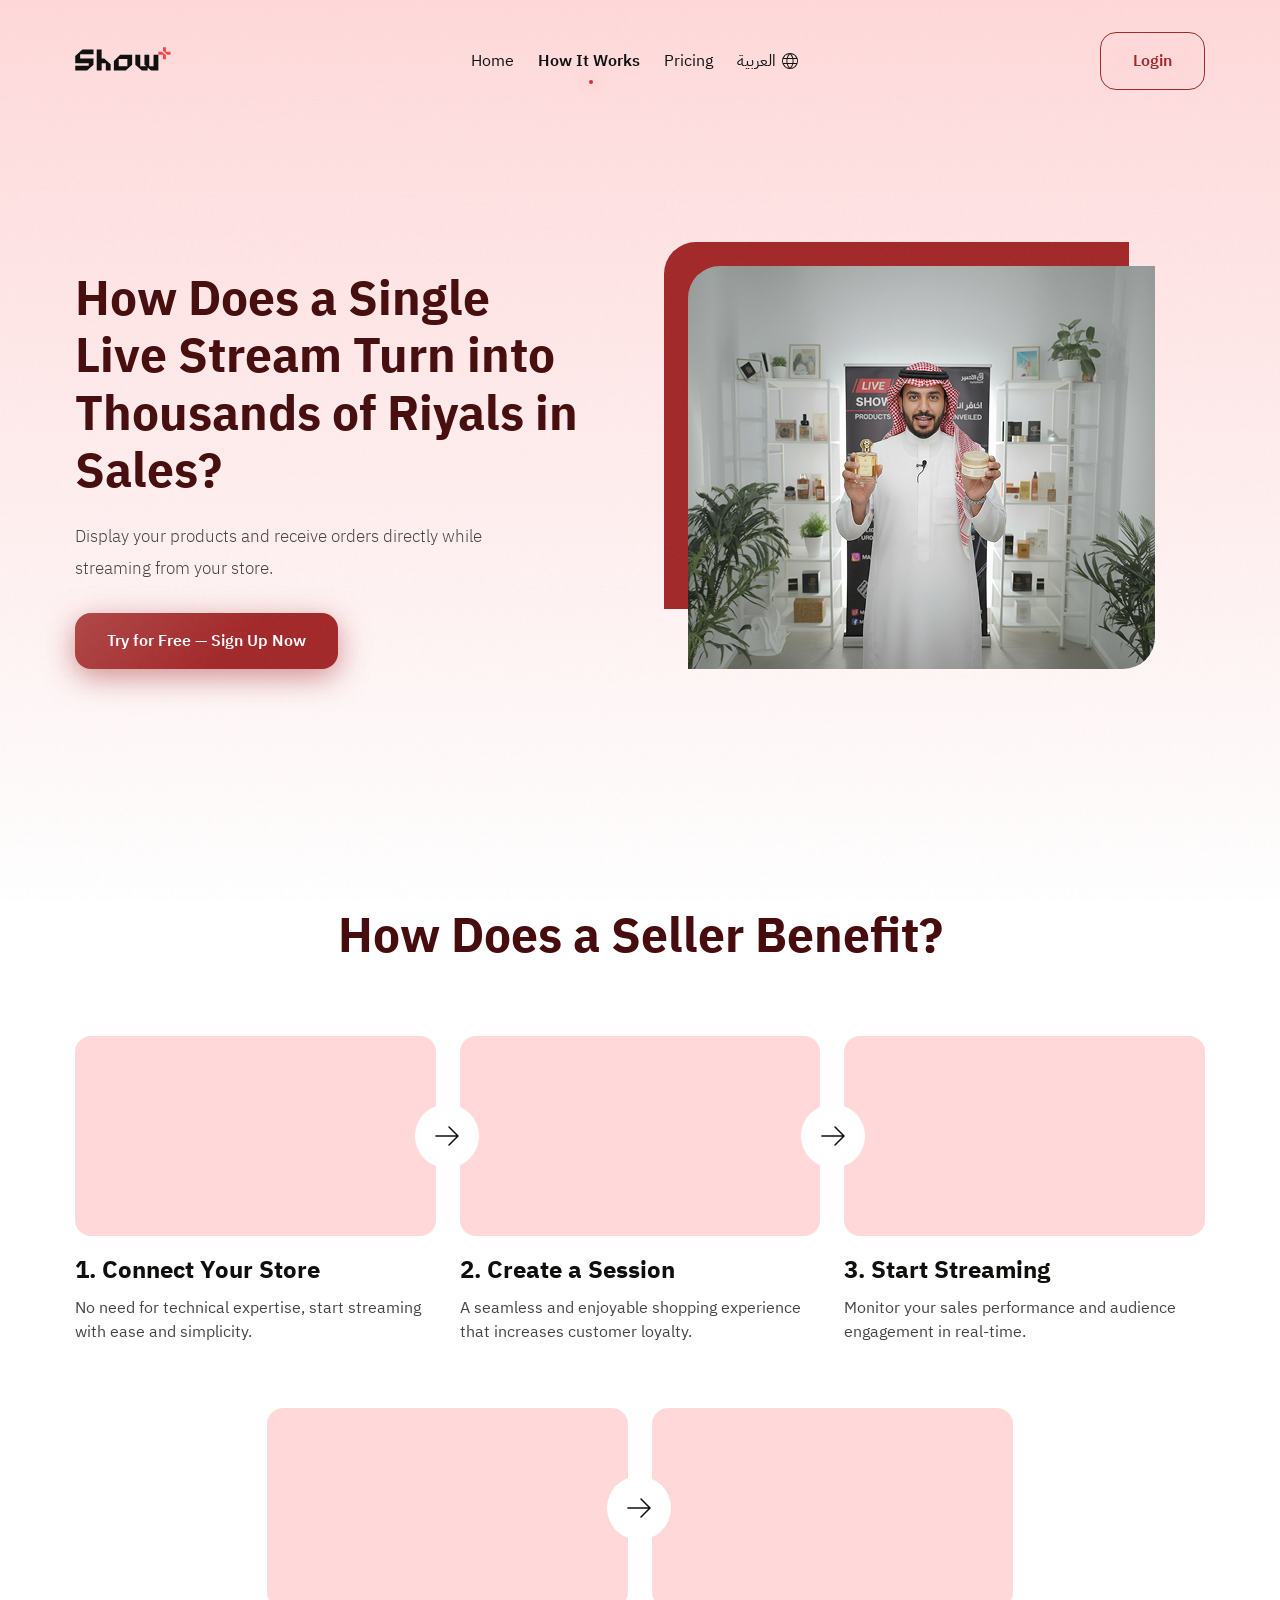
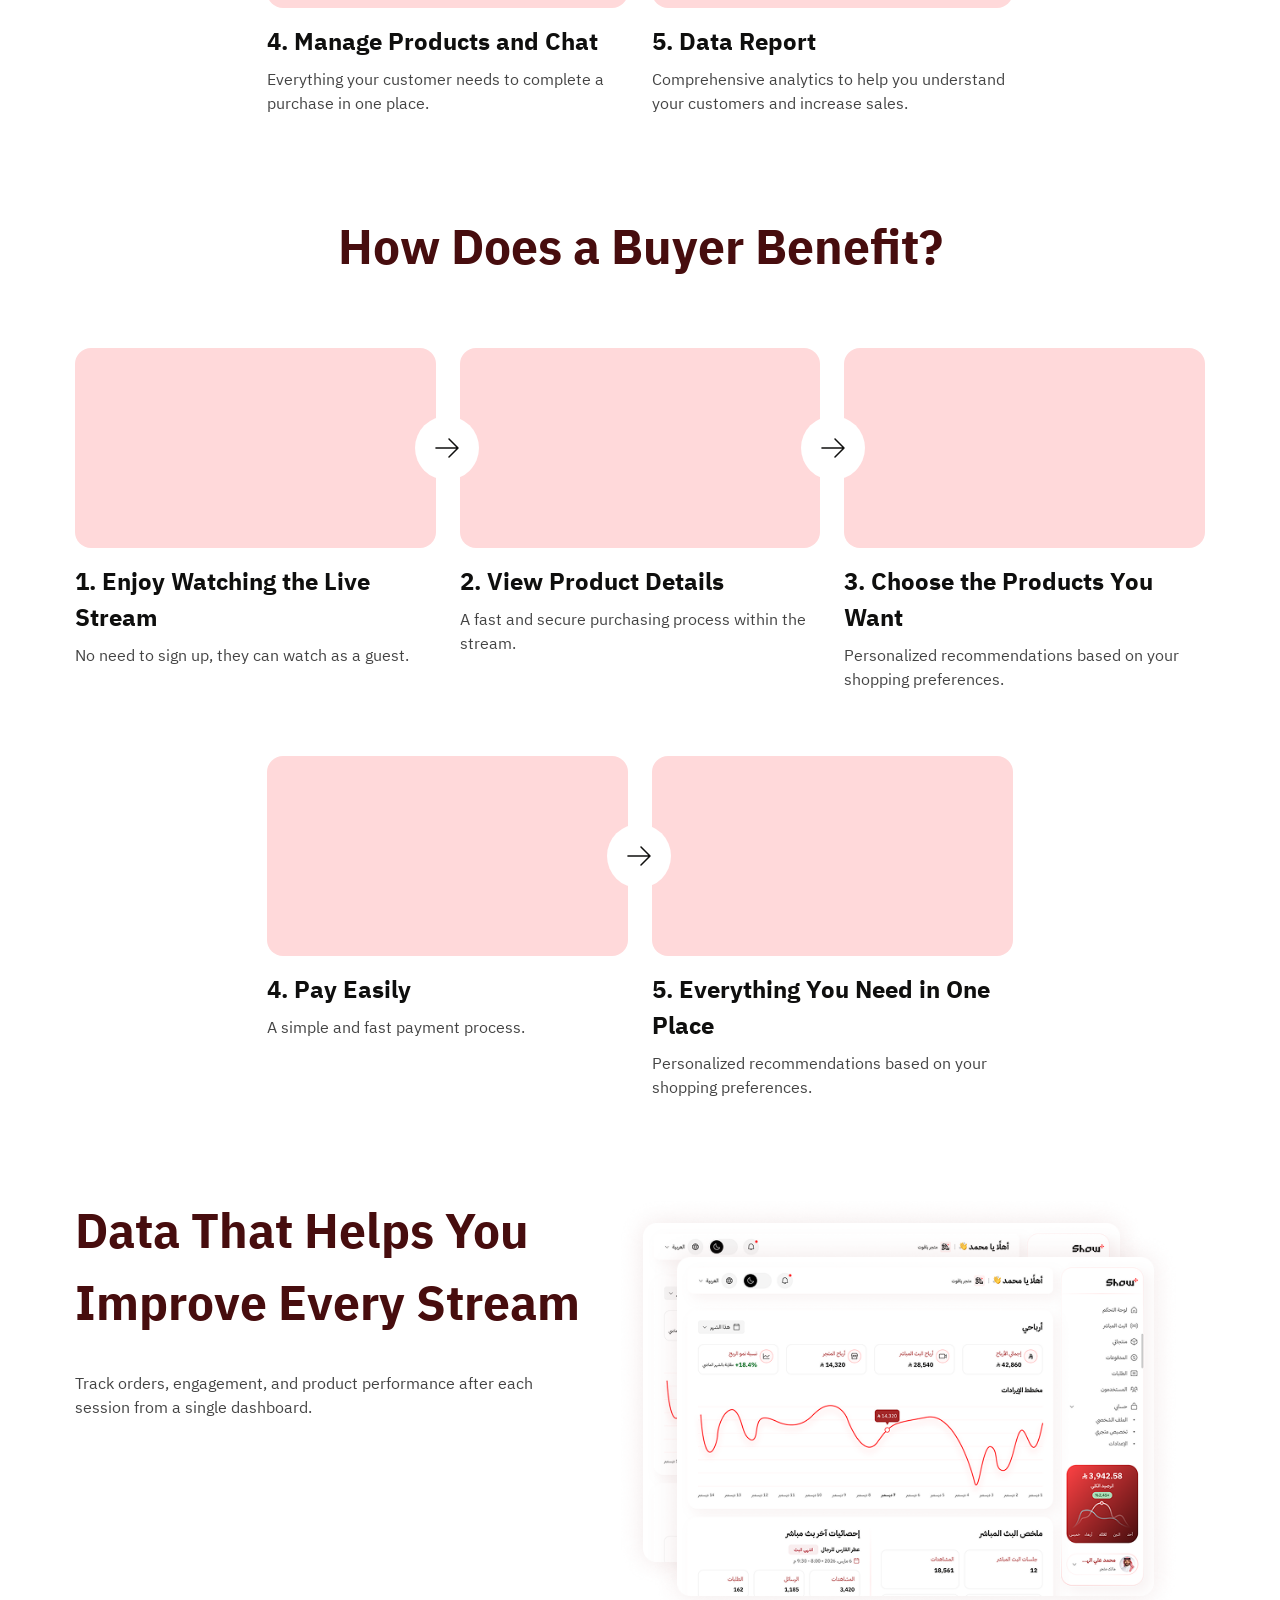
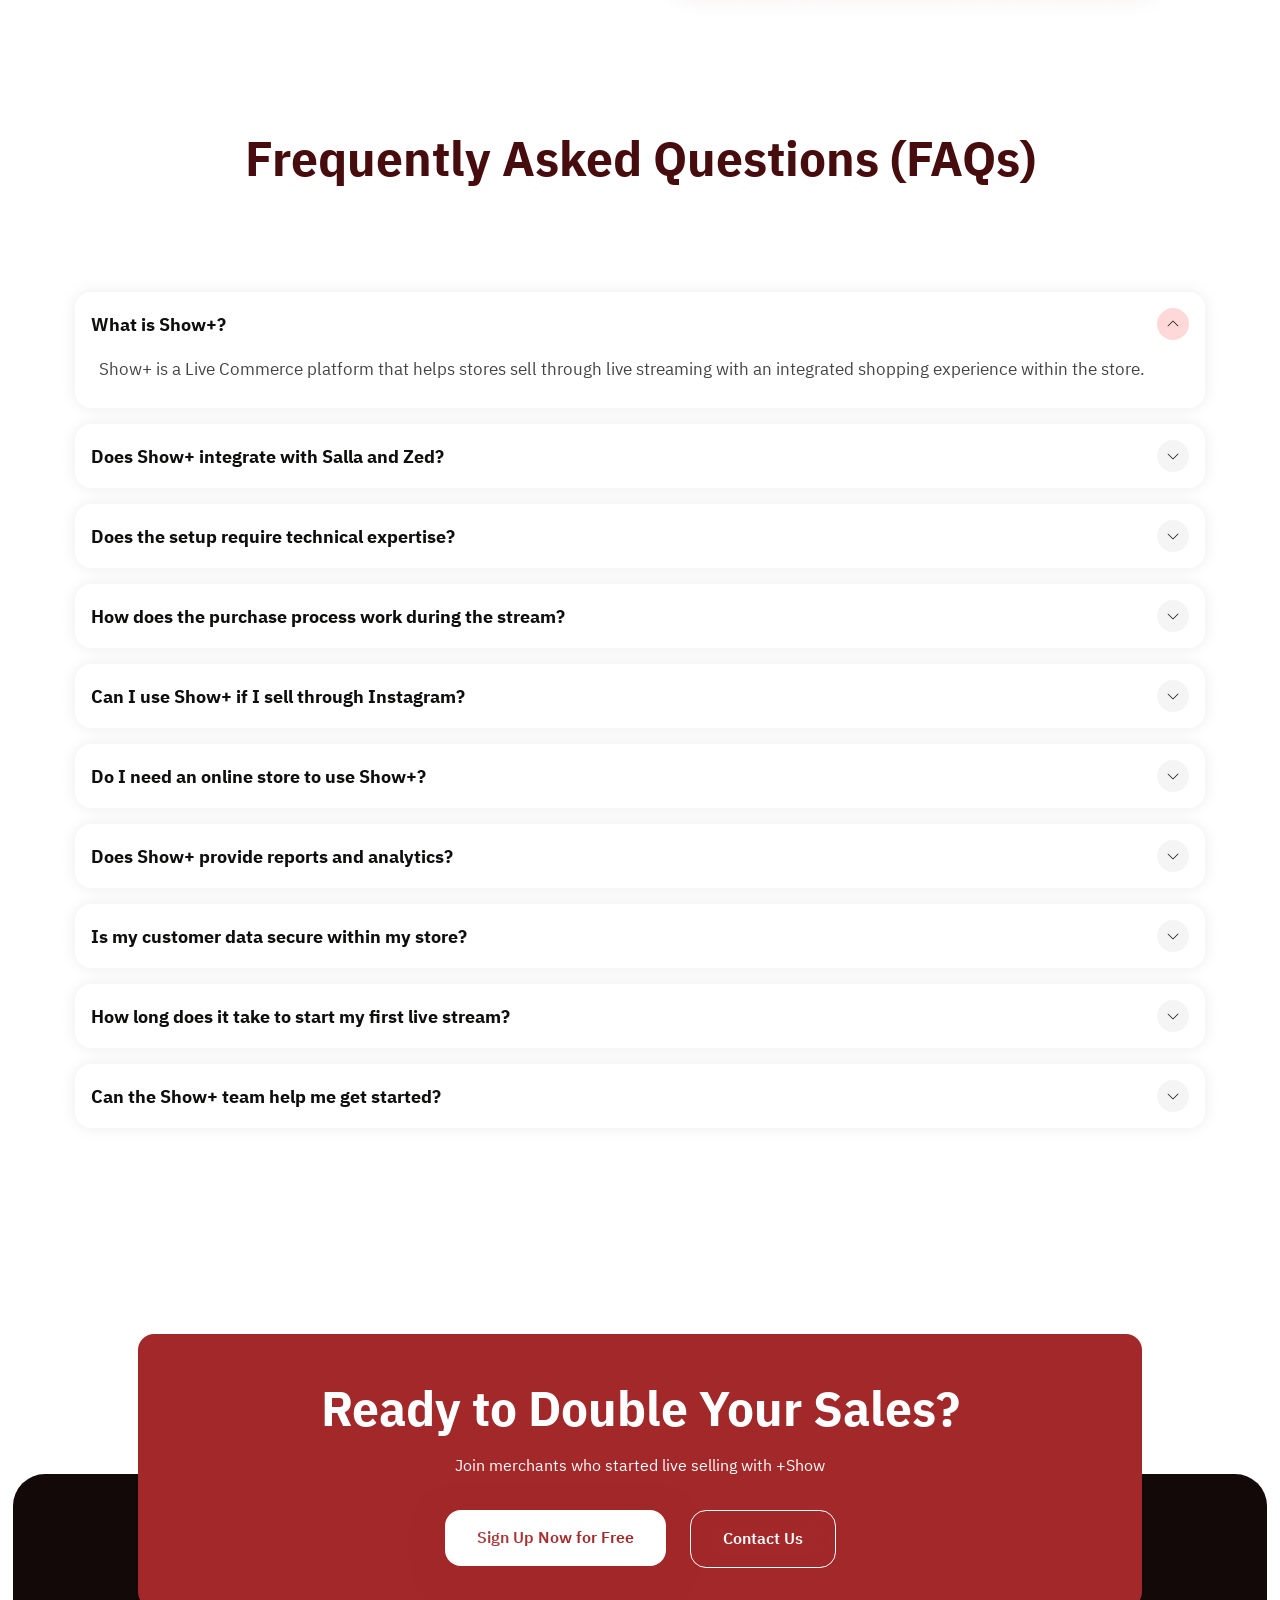
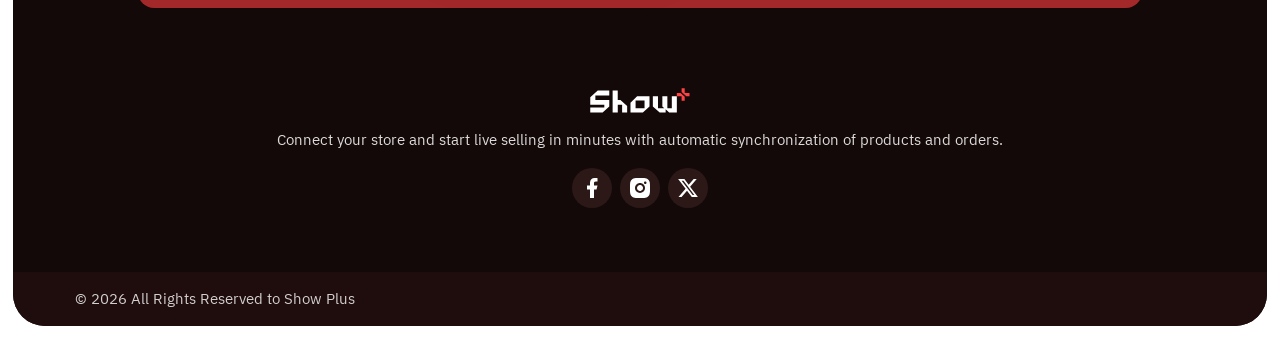
<file: pages/how-it-works-en.html>
<!doctype html>
<html lang="en" dir="ltr">
  <head>
    <meta charset="UTF-8" />
    <meta name="viewport" content="width=device-width, initial-scale=1.0" />
    <title>Show Plus — كيف تعمل المنصة؟</title>
    <link rel="stylesheet" href="../css/style.css" />
    <link rel="stylesheet" href="../css/how-it-works.css" />
    <link rel="stylesheet" href="../css/normalize.css" />
    <link rel="preconnect" href="https://fonts.googleapis.com" />
    <link rel="preconnect" href="https://fonts.gstatic.com" crossorigin />
    <link
      href="https://fonts.googleapis.com/css2?family=IBM+Plex+Sans+Arabic:wght@100;200;300;400;500;600;700&display=swap"
      rel="stylesheet"
    />
    <link
      rel="stylesheet"
      href="https://cdn.jsdelivr.net/npm/swiper@11/swiper-bundle.min.css"
    />
    <link rel="icon" type="image/png" href="../assets/images/favicon.png" />
  </head>

  <body class="ltr">
    <main class="main-home how-it-works primary-page">
      <div class="container">
        <nav>
          <a href="/index-en.html" class="nav-logo">
            <img src="../assets/images/logo-black.svg" alt="Show Plus Logo" />
          </a>

          <button class="menu-toggle" id="menuToggle">
            <span></span>
            <span></span>
            <span></span>
          </button>

          <div class="nav-menu" id="navMenu">
            <a href="/index-en.html">
              <img src="../assets/images/logo-black.svg" alt="Show Plus Logo" />
            </a>
            <ul>
              <li><a href="/index-en.html">Home</a></li>
              <li class="active"><a href="#">How It Works</a></li>
              <li><a href="./pricing-en.html">Pricing</a></li>
              <li>
                <a href="./how-it-works.html"
                  >العربية
                  <svg
                    xmlns="http://www.w3.org/2000/svg"
                    width="20"
                    height="20"
                    viewBox="0 0 256 256"
                  >
                    <path
                      fill="currentColor"
                      d="M128 26a102 102 0 1 0 102 102A102.12 102.12 0 0 0 128 26m81.57 64h-40.38a132.6 132.6 0 0 0-25.73-50.67A90.29 90.29 0 0 1 209.57 90m8.43 38a89.7 89.7 0 0 1-3.83 26h-42.36a155.4 155.4 0 0 0 0-52h42.36a89.7 89.7 0 0 1 3.83 26m-90 87.83a110 110 0 0 1-15.19-19.45A124.2 124.2 0 0 1 99.35 166h57.3a124.2 124.2 0 0 1-13.46 30.38A110 110 0 0 1 128 215.83M96.45 154a139.2 139.2 0 0 1 0-52h63.1a139.2 139.2 0 0 1 0 52ZM38 128a89.7 89.7 0 0 1 3.83-26h42.36a155.4 155.4 0 0 0 0 52H41.83A89.7 89.7 0 0 1 38 128m90-87.83a110 110 0 0 1 15.19 19.45A124.2 124.2 0 0 1 156.65 90h-57.3a124.2 124.2 0 0 1 13.46-30.38A110 110 0 0 1 128 40.17m-15.46-.84A132.6 132.6 0 0 0 86.81 90H46.43a90.29 90.29 0 0 1 66.11-50.67M46.43 166h40.38a132.6 132.6 0 0 0 25.73 50.67A90.29 90.29 0 0 1 46.43 166m97 50.67A132.6 132.6 0 0 0 169.19 166h40.38a90.29 90.29 0 0 1-66.11 50.67Z"
                    />
                  </svg>
                </a>
              </li>
            </ul>

            <button class="secondary-btn">Login</button>
          </div>
        </nav>

        <div class="overlay" id="overlay"></div>

        <div class="hero-content">
          <div class="hero-text">
            <div class="heading-column">
              <div class="heading-container">
                <h1>
                  How Does a Single Live Stream Turn into Thousands of Riyals in
                  Sales?
                </h1>
              </div>
              <p>
                Display your products and receive orders directly while
                streaming from your store.
              </p>
            </div>
            <div class="hero-actions">
              <a href="#"
                ><button type="button" class="primary-btn">
                  Try for Free — Sign Up Now
                </button></a
              >
            </div>
          </div>

          <div class="image-container">
            <img
              src="../assets/images/how-it-works-bg.png"
              alt="How It Works Image"
            />
          </div>
        </div>
      </div>
    </main>

    <div class="how-it-works how-seller-get-benefits primary-section">
      <div class="container">
        <h2 class="section-heading">How Does a Seller Benefit?</h2>
        <div class="steps-row">
          <div class="step-card">
            <div class="image-container"></div>
            <div class="step-text">
              <h4>1. Connect Your Store</h4>
              <p>
                No need for technical expertise, start streaming with ease and
                simplicity.
              </p>
            </div>
          </div>

          <div class="step-card">
            <div class="image-container"></div>
            <div class="step-text">
              <h4>2. Create a Session</h4>
              <p>
                A seamless and enjoyable shopping experience that increases
                customer loyalty.
              </p>
            </div>
          </div>

          <div class="step-card">
            <div class="image-container"></div>
            <div class="step-text">
              <h4>3. Start Streaming</h4>
              <p>
                Monitor your sales performance and audience engagement in
                real-time.
              </p>
            </div>
          </div>
        </div>

        <div class="steps-row not-3-columns">
          <div class="step-card">
            <div class="image-container"></div>
            <div class="step-text">
              <h4>4. Manage Products and Chat</h4>
              <p>
                Everything your customer needs to complete a purchase in one
                place.
              </p>
            </div>
          </div>

          <div class="step-card">
            <div class="image-container"></div>
            <div class="step-text">
              <h4>5. Data Report</h4>
              <p>
                Comprehensive analytics to help you understand your customers
                and increase sales.
              </p>
            </div>
          </div>
        </div>
      </div>
    </div>

    <div class="how-it-works how-buyer-get-benefits primary-section">
      <div class="container">
        <h2 class="section-heading">How Does a Buyer Benefit?</h2>
        <div class="steps-row">
          <div class="step-card">
            <div class="image-container"></div>
            <div class="step-text">
              <h4>1. Enjoy Watching the Live Stream</h4>
              <p>No need to sign up, they can watch as a guest.</p>
            </div>
          </div>

          <div class="step-card">
            <div class="image-container"></div>
            <div class="step-text">
              <h4>2. View Product Details</h4>
              <p>A fast and secure purchasing process within the stream.</p>
            </div>
          </div>

          <div class="step-card">
            <div class="image-container"></div>
            <div class="step-text">
              <h4>3. Choose the Products You Want</h4>
              <p>
                Personalized recommendations based on your shopping preferences.
              </p>
            </div>
          </div>
        </div>

        <div class="steps-row not-3-columns">
          <div class="step-card">
            <div class="image-container"></div>
            <div class="step-text">
              <h4>4. Pay Easily</h4>
              <p>A simple and fast payment process.</p>
            </div>
          </div>

          <div class="step-card">
            <div class="image-container"></div>
            <div class="step-text">
              <h4>5. Everything You Need in One Place</h4>
              <p>
                Personalized recommendations based on your shopping preferences.
              </p>
            </div>
          </div>
        </div>
      </div>
    </div>

    <div class="data-report primary-section">
      <div class="container">
        <div class="data-text">
          <h2 class="section-heading">
            Data That Helps You Improve Every Stream
          </h2>
          <p>
            Track orders, engagement, and product performance after each session
            from a single dashboard.
          </p>
        </div>

        <div class="image-container">
          <img src="../assets/images/data-image.png" alt="Data Report Image" />
        </div>
      </div>
    </div>

    <section class="faq-section primary-section">
      <div class="container">
        <h2 class="section-heading">Frequently Asked Questions (FAQs)</h2>
        <div class="faq-list">
          <div class="faq-item active">
            <button class="faq-question" aria-expanded="true">
              <h6>What is Show+?</h6>
              <span class="faq-arrow">
                <svg
                  xmlns="http://www.w3.org/2000/svg"
                  width="16"
                  height="16"
                  viewBox="0 0 16 16"
                  fill="none"
                >
                  <path
                    d="M12.7349 5.73509C12.7693 5.69824 12.8107 5.66869 12.8567 5.6482C12.9027 5.6277 12.9523 5.61668 13.0027 5.61579C13.053 5.6149 13.103 5.62416 13.1497 5.64302C13.1964 5.66189 13.2388 5.68996 13.2744 5.72557C13.3101 5.76118 13.3381 5.80359 13.357 5.85029C13.3758 5.89698 13.3851 5.947 13.3842 5.99735C13.3833 6.0477 13.3723 6.09736 13.3518 6.14336C13.3313 6.18936 13.3018 6.23076 13.2649 6.26509L8.26492 11.2651C8.19461 11.3353 8.0993 11.3748 7.99992 11.3748C7.90055 11.3748 7.80524 11.3353 7.73492 11.2651L2.73492 6.26509C2.66868 6.194 2.63262 6.09998 2.63434 6.00283C2.63605 5.90568 2.67541 5.81298 2.74411 5.74428C2.81282 5.67557 2.90551 5.63621 3.00266 5.6345C3.09981 5.63279 3.19384 5.66885 3.26492 5.73509L7.99992 10.4695L12.7349 5.73509Z"
                    fill="#0F0F0E"
                  />
                </svg>
              </span>
            </button>
            <div class="faq-answer" style="display: block">
              Show+ is a Live Commerce platform that helps stores sell through
              live streaming with an integrated shopping experience within the
              store.
            </div>
          </div>

          <div class="faq-item">
            <button class="faq-question" aria-expanded="false">
              <h6>Does Show+ integrate with Salla and Zed?</h6>
              <span class="faq-arrow">
                <svg
                  xmlns="http://www.w3.org/2000/svg"
                  width="16"
                  height="16"
                  viewBox="0 0 16 16"
                  fill="none"
                >
                  <path
                    d="M12.7349 5.73509C12.7693 5.69824 12.8107 5.66869 12.8567 5.6482C12.9027 5.6277 12.9523 5.61668 13.0027 5.61579C13.053 5.6149 13.103 5.62416 13.1497 5.64302C13.1964 5.66189 13.2388 5.68996 13.2744 5.72557C13.3101 5.76118 13.3381 5.80359 13.357 5.85029C13.3758 5.89698 13.3851 5.947 13.3842 5.99735C13.3833 6.0477 13.3723 6.09736 13.3518 6.14336C13.3313 6.18936 13.3018 6.23076 13.2649 6.26509L8.26492 11.2651C8.19461 11.3353 8.0993 11.3748 7.99992 11.3748C7.90055 11.3748 7.80524 11.3353 7.73492 11.2651L2.73492 6.26509C2.66868 6.194 2.63262 6.09998 2.63434 6.00283C2.63605 5.90568 2.67541 5.81298 2.74411 5.74428C2.81282 5.67557 2.90551 5.63621 3.00266 5.6345C3.09981 5.63279 3.19384 5.66885 3.26492 5.73509L7.99992 10.4695L12.7349 5.73509Z"
                    fill="#0F0F0E"
                  />
                </svg>
              </span>
            </button>
            <div class="faq-answer">
              Yes, you can connect Show+ directly with your store on Salla or
              Zed to display products and receive orders during your stream.
            </div>
          </div>

          <div class="faq-item">
            <button class="faq-question" aria-expanded="false">
              <h6>Does the setup require technical expertise?</h6>
              <span class="faq-arrow">
                <svg
                  xmlns="http://www.w3.org/2000/svg"
                  width="16"
                  height="16"
                  viewBox="0 0 16 16"
                  fill="none"
                >
                  <path
                    d="M12.7349 5.73509C12.7693 5.69824 12.8107 5.66869 12.8567 5.6482C12.9027 5.6277 12.9523 5.61668 13.0027 5.61579C13.053 5.6149 13.103 5.62416 13.1497 5.64302C13.1964 5.66189 13.2388 5.68996 13.2744 5.72557C13.3101 5.76118 13.3381 5.80359 13.357 5.85029C13.3758 5.89698 13.3851 5.947 13.3842 5.99735C13.3833 6.0477 13.3723 6.09736 13.3518 6.14336C13.3313 6.18936 13.3018 6.23076 13.2649 6.26509L8.26492 11.2651C8.19461 11.3353 8.0993 11.3748 7.99992 11.3748C7.90055 11.3748 7.80524 11.3353 7.73492 11.2651L2.73492 6.26509C2.66868 6.194 2.63262 6.09998 2.63434 6.00283C2.63605 5.90568 2.67541 5.81298 2.74411 5.74428C2.81282 5.67557 2.90551 5.63621 3.00266 5.6345C3.09981 5.63279 3.19384 5.66885 3.26492 5.73509L7.99992 10.4695L12.7349 5.73509Z"
                    fill="#0F0F0E"
                  />
                </svg>
              </span>
            </button>
            <div class="faq-answer">
              No, you can connect your store and start your first live stream
              easily within minutes.
            </div>
          </div>

          <div class="faq-item">
            <button class="faq-question" aria-expanded="false">
              <h6>How does the purchase process work during the stream?</h6>
              <span class="faq-arrow">
                <svg
                  xmlns="http://www.w3.org/2000/svg"
                  width="16"
                  height="16"
                  viewBox="0 0 16 16"
                  fill="none"
                >
                  <path
                    d="M12.7349 5.73509C12.7693 5.69824 12.8107 5.66869 12.8567 5.6482C12.9027 5.6277 12.9523 5.61668 13.0027 5.61579C13.053 5.6149 13.103 5.62416 13.1497 5.64302C13.1964 5.66189 13.2388 5.68996 13.2744 5.72557C13.3101 5.76118 13.3381 5.80359 13.357 5.85029C13.3758 5.89698 13.3851 5.947 13.3842 5.99735C13.3833 6.0477 13.3723 6.09736 13.3518 6.14336C13.3313 6.18936 13.3018 6.23076 13.2649 6.26509L8.26492 11.2651C8.19461 11.3353 8.0993 11.3748 7.99992 11.3748C7.90055 11.3748 7.80524 11.3353 7.73492 11.2651L2.73492 6.26509C2.66868 6.194 2.63262 6.09998 2.63434 6.00283C2.63605 5.90568 2.67541 5.81298 2.74411 5.74428C2.81282 5.67557 2.90551 5.63621 3.00266 5.6345C3.09981 5.63279 3.19384 5.66885 3.26492 5.73509L7.99992 10.4695L12.7349 5.73509Z"
                    fill="#0F0F0E"
                  />
                </svg>
              </span>
            </button>
            <div class="faq-answer">
              Products appear to the viewer during the stream with the ability
              to purchase directly without leaving the store.
            </div>
          </div>

          <div class="faq-item">
            <button class="faq-question" aria-expanded="false">
              <h6>Can I use Show+ if I sell through Instagram?</h6>
              <span class="faq-arrow">
                <svg
                  xmlns="http://www.w3.org/2000/svg"
                  width="16"
                  height="16"
                  viewBox="0 0 16 16"
                  fill="none"
                >
                  <path
                    d="M12.7349 5.73509C12.7693 5.69824 12.8107 5.66869 12.8567 5.6482C12.9027 5.6277 12.9523 5.61668 13.0027 5.61579C13.053 5.6149 13.103 5.62416 13.1497 5.64302C13.1964 5.66189 13.2388 5.68996 13.2744 5.72557C13.3101 5.76118 13.3381 5.80359 13.357 5.85029C13.3758 5.89698 13.3851 5.947 13.3842 5.99735C13.3833 6.0477 13.3723 6.09736 13.3518 6.14336C13.3313 6.18936 13.3018 6.23076 13.2649 6.26509L8.26492 11.2651C8.19461 11.3353 8.0993 11.3748 7.99992 11.3748C7.90055 11.3748 7.80524 11.3353 7.73492 11.2651L2.73492 6.26509C2.66868 6.194 2.63262 6.09998 2.63434 6.00283C2.63605 5.90568 2.67541 5.81298 2.74411 5.74428C2.81282 5.67557 2.90551 5.63621 3.00266 5.6345C3.09981 5.63279 3.19384 5.66885 3.26492 5.73509L7.99992 10.4695L12.7349 5.73509Z"
                    fill="#0F0F0E"
                  />
                </svg>
              </span>
            </button>
            <div class="faq-answer">
              Yes, Show+ is suitable for merchants who want to convert views and
              engagement into direct orders within their store.
            </div>
          </div>

          <div class="faq-item">
            <button class="faq-question" aria-expanded="false">
              <h6>Do I need an online store to use Show+?</h6>
              <span class="faq-arrow">
                <svg
                  xmlns="http://www.w3.org/2000/svg"
                  width="16"
                  height="16"
                  viewBox="0 0 16 16"
                  fill="none"
                >
                  <path
                    d="M12.7349 5.73509C12.7693 5.69824 12.8107 5.66869 12.8567 5.6482C12.9027 5.6277 12.9523 5.61668 13.0027 5.61579C13.053 5.6149 13.103 5.62416 13.1497 5.64302C13.1964 5.66189 13.2388 5.68996 13.2744 5.72557C13.3101 5.76118 13.3381 5.80359 13.357 5.85029C13.3758 5.89698 13.3851 5.947 13.3842 5.99735C13.3833 6.0477 13.3723 6.09736 13.3518 6.14336C13.3313 6.18936 13.3018 6.23076 13.2649 6.26509L8.26492 11.2651C8.19461 11.3353 8.0993 11.3748 7.99992 11.3748C7.90055 11.3748 7.80524 11.3353 7.73492 11.2651L2.73492 6.26509C2.66868 6.194 2.63262 6.09998 2.63434 6.00283C2.63605 5.90568 2.67541 5.81298 2.74411 5.74428C2.81282 5.67557 2.90551 5.63621 3.00266 5.6345C3.09981 5.63279 3.19384 5.66885 3.26492 5.73509L7.99992 10.4695L12.7349 5.73509Z"
                    fill="#0F0F0E"
                  />
                </svg>
              </span>
            </button>
            <div class="faq-answer">
              Yes, Show+ works with online stores like Salla and Zed to provide
              an integrated live selling experience.
            </div>
          </div>

          <div class="faq-item">
            <button class="faq-question" aria-expanded="false">
              <h6>Does Show+ provide reports and analytics?</h6>
              <span class="faq-arrow">
                <svg
                  xmlns="http://www.w3.org/2000/svg"
                  width="16"
                  height="16"
                  viewBox="0 0 16 16"
                  fill="none"
                >
                  <path
                    d="M12.7349 5.73509C12.7693 5.69824 12.8107 5.66869 12.8567 5.6482C12.9027 5.6277 12.9523 5.61668 13.0027 5.61579C13.053 5.6149 13.103 5.62416 13.1497 5.64302C13.1964 5.66189 13.2388 5.68996 13.2744 5.72557C13.3101 5.76118 13.3381 5.80359 13.357 5.85029C13.3758 5.89698 13.3851 5.947 13.3842 5.99735C13.3833 6.0477 13.3723 6.09736 13.3518 6.14336C13.3313 6.18936 13.3018 6.23076 13.2649 6.26509L8.26492 11.2651C8.19461 11.3353 8.0993 11.3748 7.99992 11.3748C7.90055 11.3748 7.80524 11.3353 7.73492 11.2651L2.73492 6.26509C2.66868 6.194 2.63262 6.09998 2.63434 6.00283C2.63605 5.90568 2.67541 5.81298 2.74411 5.74428C2.81282 5.67557 2.90551 5.63621 3.00266 5.6345C3.09981 5.63279 3.19384 5.66885 3.26492 5.73509L7.99992 10.4695L12.7349 5.73509Z"
                    fill="#0F0F0E"
                  />
                </svg>
              </span>
            </button>
            <div class="faq-answer">
              Yes, you can track orders, engagement, and stream performance
              through a single dashboard.
            </div>
          </div>

          <div class="faq-item">
            <button class="faq-question" aria-expanded="false">
              <h6>Is my customer data secure within my store?</h6>
              <span class="faq-arrow">
                <svg
                  xmlns="http://www.w3.org/2000/svg"
                  width="16"
                  height="16"
                  viewBox="0 0 16 16"
                  fill="none"
                >
                  <path
                    d="M12.7349 5.73509C12.7693 5.69824 12.8107 5.66869 12.8567 5.6482C12.9027 5.6277 12.9523 5.61668 13.0027 5.61579C13.053 5.6149 13.103 5.62416 13.1497 5.64302C13.1964 5.66189 13.2388 5.68996 13.2744 5.72557C13.3101 5.76118 13.3381 5.80359 13.357 5.85029C13.3758 5.89698 13.3851 5.947 13.3842 5.99735C13.3833 6.0477 13.3723 6.09736 13.3518 6.14336C13.3313 6.18936 13.3018 6.23076 13.2649 6.26509L8.26492 11.2651C8.19461 11.3353 8.0993 11.3748 7.99992 11.3748C7.90055 11.3748 7.80524 11.3353 7.73492 11.2651L2.73492 6.26509C2.66868 6.194 2.63262 6.09998 2.63434 6.00283C2.63605 5.90568 2.67541 5.81298 2.74411 5.74428C2.81282 5.67557 2.90551 5.63621 3.00266 5.6345C3.09981 5.63279 3.19384 5.66885 3.26492 5.73509L7.99992 10.4695L12.7349 5.73509Z"
                    fill="#0F0F0E"
                  />
                </svg>
              </span>
            </button>
            <div class="faq-answer">
              Yes, customer data and orders remain within your store under your
              complete control.
            </div>
          </div>

          <div class="faq-item">
            <button class="faq-question" aria-expanded="false">
              <h6>How long does it take to start my first live stream?</h6>
              <span class="faq-arrow">
                <svg
                  xmlns="http://www.w3.org/2000/svg"
                  width="16"
                  height="16"
                  viewBox="0 0 16 16"
                  fill="none"
                >
                  <path
                    d="M12.7349 5.73509C12.7693 5.69824 12.8107 5.66869 12.8567 5.6482C12.9027 5.6277 12.9523 5.61668 13.0027 5.61579C13.053 5.6149 13.103 5.62416 13.1497 5.64302C13.1964 5.66189 13.2388 5.68996 13.2744 5.72557C13.3101 5.76118 13.3381 5.80359 13.357 5.85029C13.3758 5.89698 13.3851 5.947 13.3842 5.99735C13.3833 6.0477 13.3723 6.09736 13.3518 6.14336C13.3313 6.18936 13.3018 6.23076 13.2649 6.26509L8.26492 11.2651C8.19461 11.3353 8.0993 11.3748 7.99992 11.3748C7.90055 11.3748 7.80524 11.3353 7.73492 11.2651L2.73492 6.26509C2.66868 6.194 2.63262 6.09998 2.63434 6.00283C2.63605 5.90568 2.67541 5.81298 2.74411 5.74428C2.81282 5.67557 2.90551 5.63621 3.00266 5.6345C3.09981 5.63279 3.19384 5.66885 3.26492 5.73509L7.99992 10.4695L12.7349 5.73509Z"
                    fill="#0F0F0E"
                  />
                </svg>
              </span>
            </button>
            <div class="faq-answer">
              You can set up and connect your store and start your first stream
              within a short time.
            </div>
          </div>

          <div class="faq-item">
            <button class="faq-question" aria-expanded="false">
              <h6>Can the Show+ team help me get started?</h6>
              <span class="faq-arrow">
                <svg
                  xmlns="http://www.w3.org/2000/svg"
                  width="16"
                  height="16"
                  viewBox="0 0 16 16"
                  fill="none"
                >
                  <path
                    d="M12.7349 5.73509C12.7693 5.69824 12.8107 5.66869 12.8567 5.6482C12.9027 5.6277 12.9523 5.61668 13.0027 5.61579C13.053 5.6149 13.103 5.62416 13.1497 5.64302C13.1964 5.66189 13.2388 5.68996 13.2744 5.72557C13.3101 5.76118 13.3381 5.80359 13.357 5.85029C13.3758 5.89698 13.3851 5.947 13.3842 5.99735C13.3833 6.0477 13.3723 6.09736 13.3518 6.14336C13.3313 6.18936 13.3018 6.23076 13.2649 6.26509L8.26492 11.2651C8.19461 11.3353 8.0993 11.3748 7.99992 11.3748C7.90055 11.3748 7.80524 11.3353 7.73492 11.2651L2.73492 6.26509C2.66868 6.194 2.63262 6.09998 2.63434 6.00283C2.63605 5.90568 2.67541 5.81298 2.74411 5.74428C2.81282 5.67557 2.90551 5.63621 3.00266 5.6345C3.09981 5.63279 3.19384 5.66885 3.26492 5.73509L7.99992 10.4695L12.7349 5.73509Z"
                    fill="#0F0F0E"
                  />
                </svg>
              </span>
            </button>
            <div class="faq-answer">
              Yes, our team will help you set up the platform and start your
              live selling experience easily.
            </div>
          </div>
        </div>
      </div>
    </section>

    <footer class="site-footer">
      <div id="trigger-section" class="trigger-section primary-section">
        <div class="container">
          <div class="content-column">
            <h2 class="section-heading">Ready to Double Your Sales?</h2>
            <p>Join merchants who started live selling with +Show</p>
          </div>
          <div class="actions-row">
            <a href="#"
              ><button type="button" class="primary-btn">
                Sign Up Now for Free
              </button></a
            >

            <a href="#"
              ><button type="button" class="secondary-btn">
                Contact Us
              </button></a
            >
          </div>
        </div>
      </div>

      <div class="footer-main">
        <div class="container footer-container">
          <div class="footer-col footer-brand">
            <img
              src="../assets/images/logo-white.svg"
              alt="Show Plus Logo"
              class="footer-logo"
            />
            <p class="footer-desc">
              Connect your store and start live selling in minutes with
              automatic synchronization of products and orders.
            </p>
            <div class="footer-socials">
              <a href="#" aria-label="Facebook" class="footer-social"
                ><span class="footer-icon"
                  ><svg
                    xmlns="http://www.w3.org/2000/svg"
                    width="24"
                    height="24"
                    viewBox="0 0 24 24"
                    fill="none"
                  >
                    <path
                      d="M14 13.5H16.5L17.5 9.5H14V7.5C14 6.47 14 5.5 16 5.5H17.5V2.14C17.174 2.097 15.943 2 14.643 2C11.928 2 10 3.657 10 6.7V9.5H7V13.5H10V22H14V13.5Z"
                      fill="white"
                    /></svg></span
              ></a>
              <a href="#" aria-label="Instagram" class="footer-social"
                ><span class="footer-icon"
                  ><svg
                    xmlns="http://www.w3.org/2000/svg"
                    width="24"
                    height="24"
                    viewBox="0 0 24 24"
                    fill="none"
                  >
                    <path
                      d="M13.028 2C14.153 2.003 14.724 2.009 15.217 2.023L15.411 2.03C15.635 2.038 15.856 2.048 16.123 2.06C17.187 2.11 17.913 2.278 18.55 2.525C19.21 2.779 19.766 3.123 20.322 3.678C20.8307 4.17773 21.2241 4.78247 21.475 5.45C21.722 6.087 21.89 6.813 21.94 7.878C21.952 8.144 21.962 8.365 21.97 8.59L21.976 8.784C21.991 9.276 21.997 9.847 21.999 10.972L22 11.718V13.028C22.0024 13.7574 21.9947 14.4868 21.977 15.216L21.971 15.41C21.963 15.635 21.953 15.856 21.941 16.122C21.891 17.187 21.721 17.912 21.475 18.55C21.2241 19.2175 20.8307 19.8223 20.322 20.322C19.8222 20.8307 19.2175 21.2242 18.55 21.475C17.913 21.722 17.187 21.89 16.123 21.94L15.411 21.97L15.217 21.976C14.724 21.99 14.153 21.997 13.028 21.999L12.282 22H10.973C10.2432 22.0026 9.51348 21.9949 8.78396 21.977L8.58996 21.971C8.35257 21.962 8.11523 21.9517 7.87796 21.94C6.81396 21.89 6.08796 21.722 5.44996 21.475C4.78279 21.2241 4.1784 20.8306 3.67896 20.322C3.1699 19.8224 2.77607 19.2176 2.52496 18.55C2.27796 17.913 2.10996 17.187 2.05996 16.122L2.02996 15.41L2.02496 15.216C2.00652 14.4868 1.99819 13.7574 1.99996 13.028V10.972C1.99719 10.2426 2.00452 9.5132 2.02196 8.784L2.02896 8.59C2.03696 8.365 2.04696 8.144 2.05896 7.878C2.10896 6.813 2.27696 6.088 2.52396 5.45C2.77565 4.7822 3.17018 4.17744 3.67996 3.678C4.17911 3.16955 4.78315 2.77607 5.44996 2.525C6.08796 2.278 6.81296 2.11 7.87796 2.06C8.14396 2.048 8.36596 2.038 8.58996 2.03L8.78396 2.024C9.51315 2.00623 10.2426 1.99857 10.972 2.001L13.028 2ZM12 7C10.6739 7 9.40211 7.52678 8.46442 8.46447C7.52674 9.40215 6.99996 10.6739 6.99996 12C6.99996 13.3261 7.52674 14.5979 8.46442 15.5355C9.40211 16.4732 10.6739 17 12 17C13.326 17 14.5978 16.4732 15.5355 15.5355C16.4732 14.5979 17 13.3261 17 12C17 10.6739 16.4732 9.40215 15.5355 8.46447C14.5978 7.52678 13.326 7 12 7ZM12 9C12.3939 8.99993 12.784 9.07747 13.148 9.22817C13.512 9.37887 13.8428 9.5998 14.1214 9.87833C14.4 10.1569 14.6211 10.4875 14.7719 10.8515C14.9227 11.2154 15.0004 11.6055 15.0005 11.9995C15.0005 12.3935 14.923 12.7836 14.7723 13.1476C14.6216 13.5116 14.4007 13.8423 14.1221 14.121C13.8436 14.3996 13.5129 14.6206 13.149 14.7714C12.785 14.9223 12.3949 14.9999 12.001 15C11.2053 15 10.4422 14.6839 9.87964 14.1213C9.31703 13.5587 9.00096 12.7956 9.00096 12C9.00096 11.2044 9.31703 10.4413 9.87964 9.87868C10.4422 9.31607 11.2053 9 12.001 9M17.251 5.5C16.9194 5.5 16.6015 5.6317 16.3671 5.86612C16.1327 6.10054 16.001 6.41848 16.001 6.75C16.001 7.08152 16.1327 7.39946 16.3671 7.63388C16.6015 7.8683 16.9194 8 17.251 8C17.5825 8 17.9004 7.8683 18.1348 7.63388C18.3693 7.39946 18.501 7.08152 18.501 6.75C18.501 6.41848 18.3693 6.10054 18.1348 5.86612C17.9004 5.6317 17.5825 5.5 17.251 5.5Z"
                      fill="white"
                    /></svg></span
              ></a>
              <a href="#" aria-label="X-Twitter" class="footer-social"
                ><span class="footer-icon"
                  ><svg
                    xmlns="http://www.w3.org/2000/svg"
                    width="24"
                    height="24"
                    viewBox="0 0 24 24"
                    fill="none"
                  >
                    <path
                      d="M17.6871 3.06299L12.6911 8.77399L8.37106 3.06299H2.11206L9.58906 12.839L2.50306 20.938H5.53706L11.0061 14.688L15.7861 20.938H21.8881L14.0941 10.634L20.7191 3.06299H17.6871ZM16.6231 19.123L5.65406 4.78199H7.45706L18.3031 19.122L16.6231 19.123Z"
                      fill="white"
                    /></svg></span
              ></a>
            </div>
          </div>
        </div>
      </div>
      <div class="footer-bottom">
        <div class="container">
          <p class="footer-copyright">
            © 2026 All Rights Reserved to Show Plus
          </p>
        </div>
      </div>
    </footer>

    <button id="scrollTopBtn" aria-label="العودة للأعلى">
      <svg
        xmlns="http://www.w3.org/2000/svg"
        width="24"
        height="24"
        viewBox="0 0 24 24"
        fill="none"
      >
        <path
          d="M19.1475 10.8975C19.042 11.0028 18.8991 11.062 18.75 11.062C18.6009 11.062 18.458 11.0028 18.3525 10.8975L12.5625 5.10843V20.25C12.5625 20.3992 12.5032 20.5423 12.3977 20.6477C12.2923 20.7532 12.1492 20.8125 12 20.8125C11.8508 20.8125 11.7077 20.7532 11.6023 20.6477C11.4968 20.5423 11.4375 20.3992 11.4375 20.25V5.10843L5.6475 10.8975C5.54087 10.9969 5.39983 11.0509 5.25411 11.0484C5.10838 11.0458 4.96934 10.9868 4.86628 10.8837C4.76322 10.7806 4.70419 10.6416 4.70162 10.4959C4.69905 10.3502 4.75314 10.2091 4.8525 10.1025L11.6025 3.35249C11.708 3.24716 11.8509 3.18799 12 3.18799C12.1491 3.18799 12.292 3.24716 12.3975 3.35249L19.1475 10.1025C19.2528 10.208 19.312 10.3509 19.312 10.5C19.312 10.6491 19.2528 10.792 19.1475 10.8975Z"
          fill="white"
        />
      </svg>
    </button>

    <script src="../js/script.js"></script>
  </body>
</html>
</file>
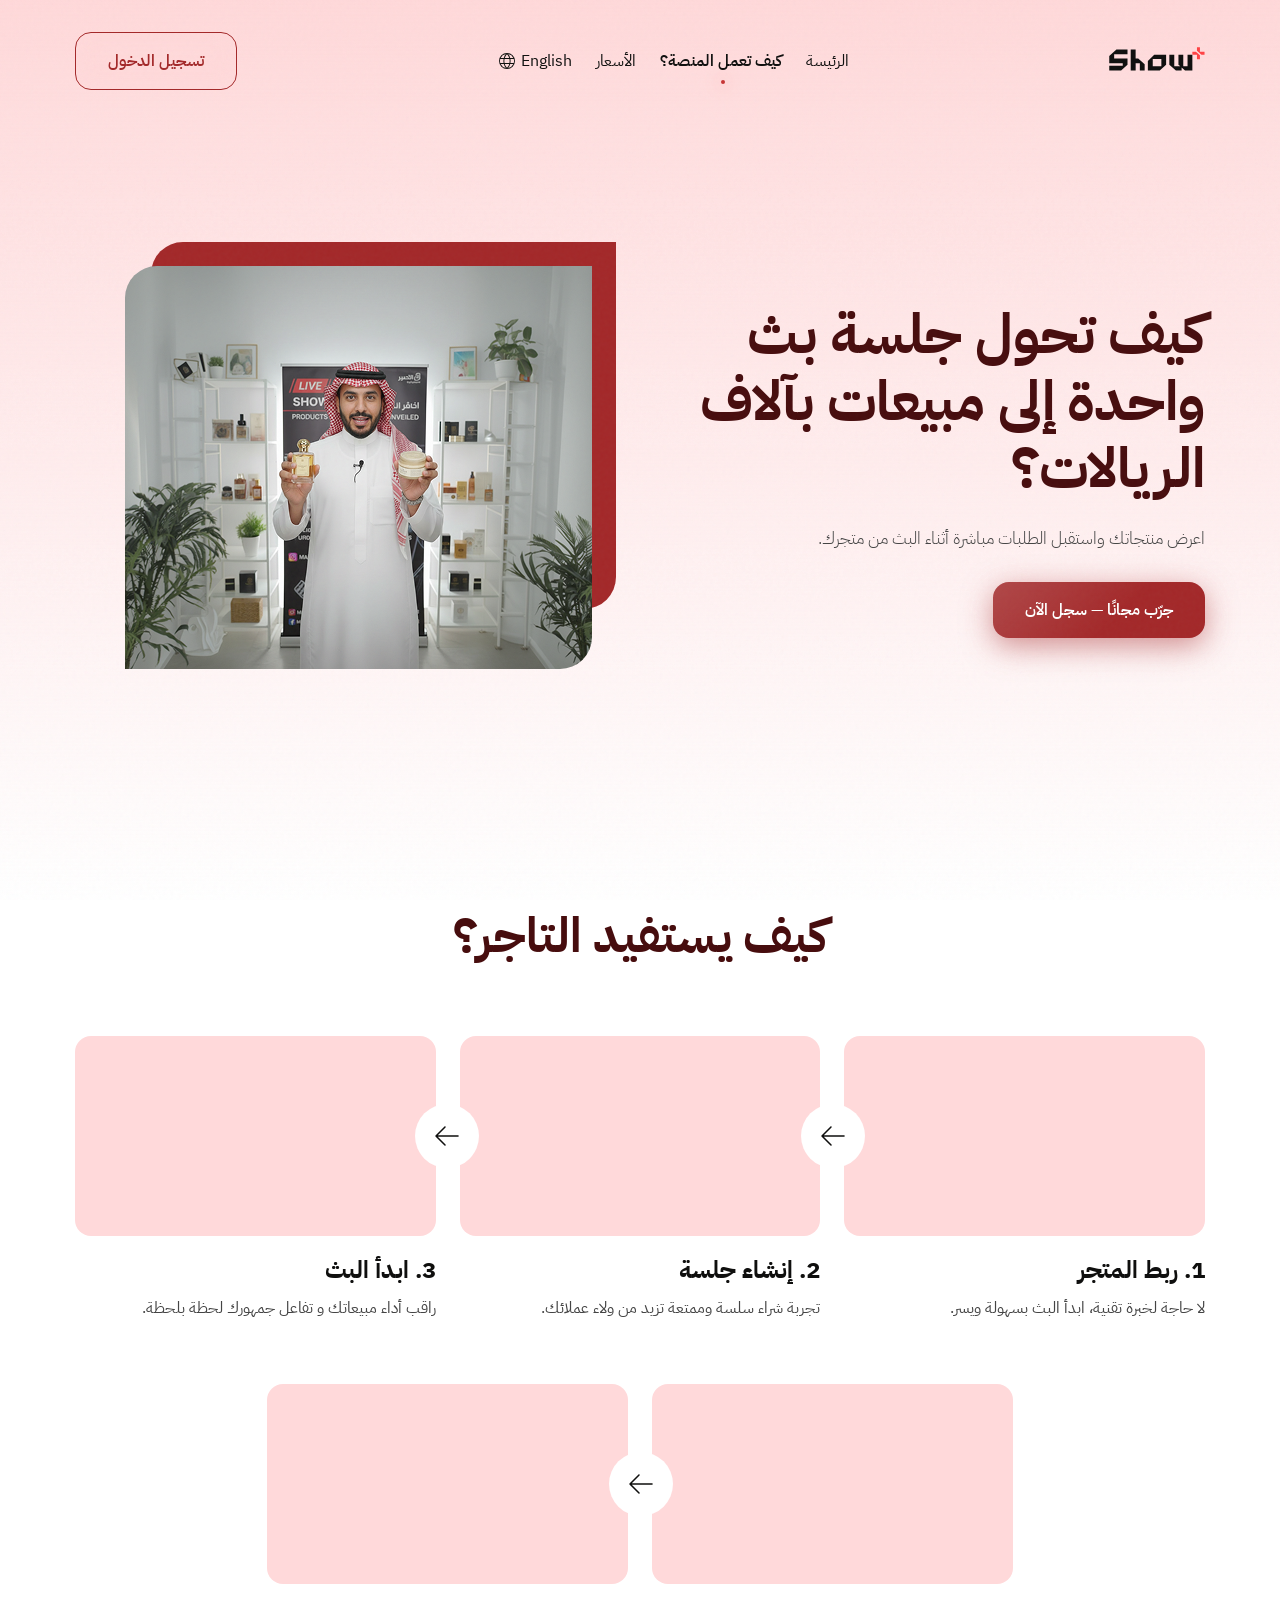
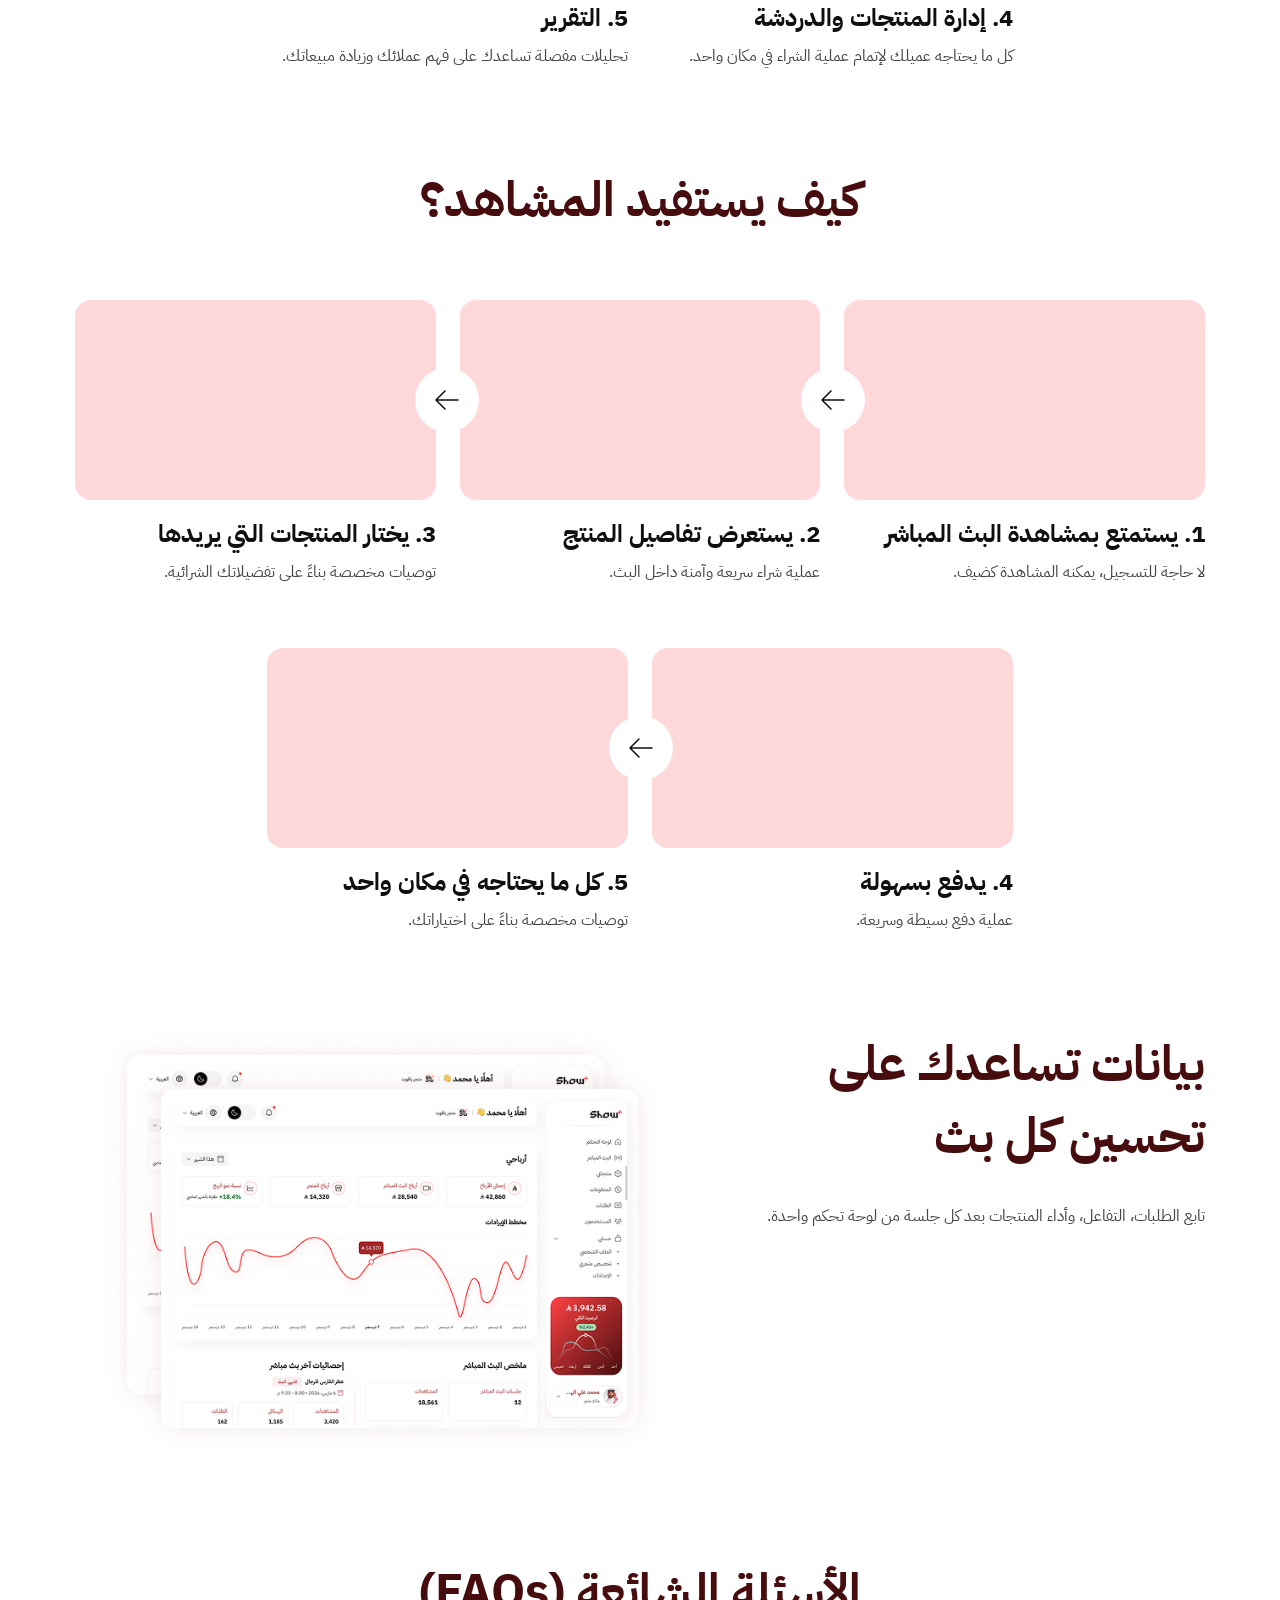
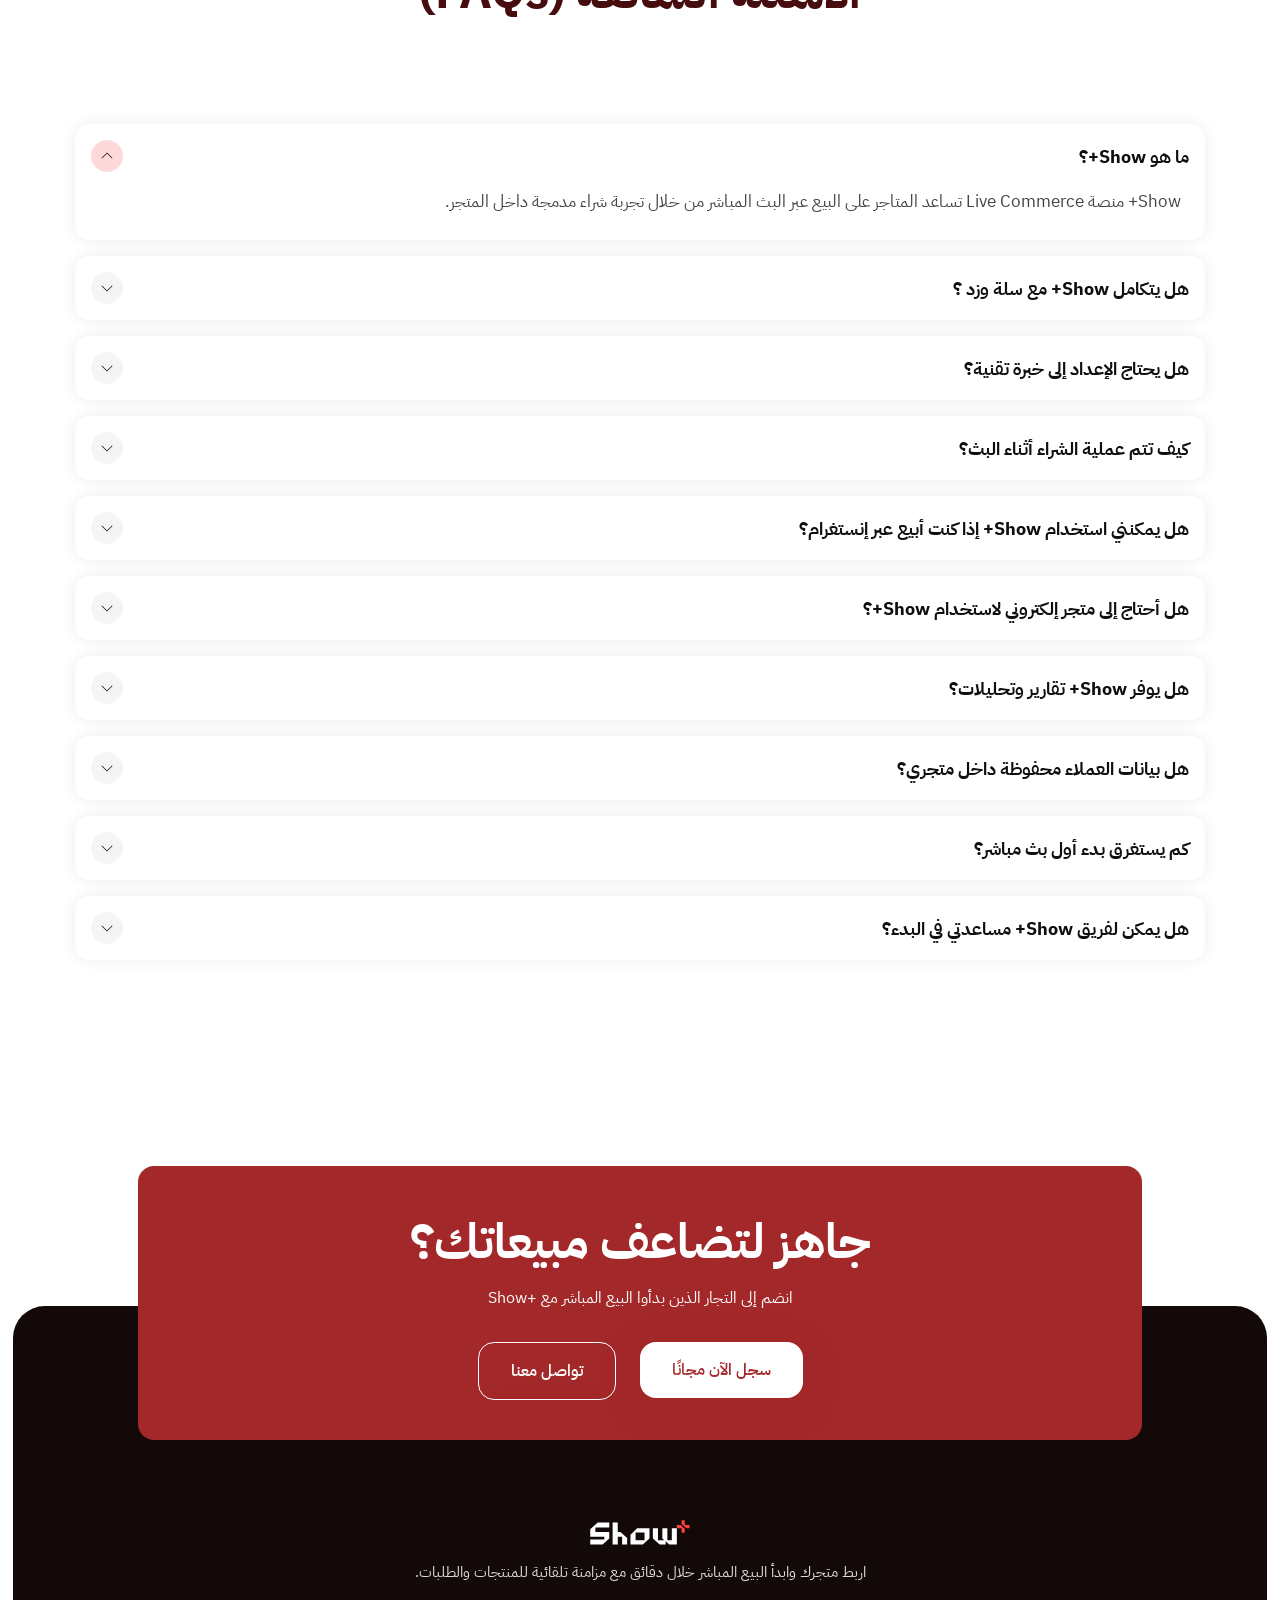
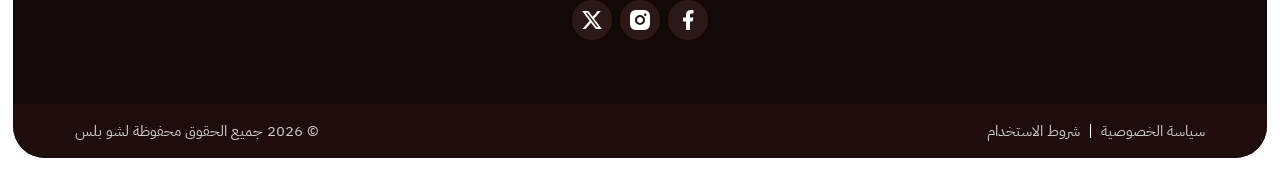
<file: pages/how-it-works.html>
<!doctype html>
<html lang="ar" dir="rtl">
  <head>
    <meta charset="UTF-8" />
    <meta name="viewport" content="width=device-width, initial-scale=1.0" />
    <title>Show Plus — كيف تعمل المنصة؟</title>
    <link rel="stylesheet" href="../css/style.css" />
    <link rel="stylesheet" href="../css/how-it-works.css" />
    <link rel="stylesheet" href="../css/normalize.css" />
    <link rel="preconnect" href="https://fonts.googleapis.com" />
    <link rel="preconnect" href="https://fonts.gstatic.com" crossorigin />
    <link
      href="https://fonts.googleapis.com/css2?family=IBM+Plex+Sans+Arabic:wght@100;200;300;400;500;600;700&display=swap"
      rel="stylesheet"
    />
    <link
      rel="stylesheet"
      href="https://cdn.jsdelivr.net/npm/swiper@11/swiper-bundle.min.css"
    />
    <link rel="icon" type="image/png" href="../assets/images/favicon.png" />
  </head>

  <body>
    <main class="main-home how-it-works primary-page">
      <div class="container">
        <nav>
          <a href="/" class="nav-logo">
            <img src="../assets/images/logo-black.svg" alt="Show Plus Logo" />
          </a>

          <button class="menu-toggle" id="menuToggle">
            <span></span>
            <span></span>
            <span></span>
          </button>

          <div class="nav-menu" id="navMenu">
            <a href="/">
              <img src="../assets/images/logo-black.svg" alt="Show Plus Logo" />
            </a>
            <ul>
              <li><a href="/">الرئيسة</a></li>
              <li class="active"><a href="#">كيف تعمل المنصة؟</a></li>
              <li><a href="./pricing.html">الأسعار</a></li>
              <li>
                <a href="./how-it-works-en.html"
                  >English
                  <svg
                    xmlns="http://www.w3.org/2000/svg"
                    width="20"
                    height="20"
                    viewBox="0 0 256 256"
                  >
                    <path
                      fill="currentColor"
                      d="M128 26a102 102 0 1 0 102 102A102.12 102.12 0 0 0 128 26m81.57 64h-40.38a132.6 132.6 0 0 0-25.73-50.67A90.29 90.29 0 0 1 209.57 90m8.43 38a89.7 89.7 0 0 1-3.83 26h-42.36a155.4 155.4 0 0 0 0-52h42.36a89.7 89.7 0 0 1 3.83 26m-90 87.83a110 110 0 0 1-15.19-19.45A124.2 124.2 0 0 1 99.35 166h57.3a124.2 124.2 0 0 1-13.46 30.38A110 110 0 0 1 128 215.83M96.45 154a139.2 139.2 0 0 1 0-52h63.1a139.2 139.2 0 0 1 0 52ZM38 128a89.7 89.7 0 0 1 3.83-26h42.36a155.4 155.4 0 0 0 0 52H41.83A89.7 89.7 0 0 1 38 128m90-87.83a110 110 0 0 1 15.19 19.45A124.2 124.2 0 0 1 156.65 90h-57.3a124.2 124.2 0 0 1 13.46-30.38A110 110 0 0 1 128 40.17m-15.46-.84A132.6 132.6 0 0 0 86.81 90H46.43a90.29 90.29 0 0 1 66.11-50.67M46.43 166h40.38a132.6 132.6 0 0 0 25.73 50.67A90.29 90.29 0 0 1 46.43 166m97 50.67A132.6 132.6 0 0 0 169.19 166h40.38a90.29 90.29 0 0 1-66.11 50.67Z"
                    />
                  </svg>
                </a>
              </li>
            </ul>

            <button class="secondary-btn">تسجيل الدخول</button>
          </div>
        </nav>

        <div class="overlay" id="overlay"></div>

        <div class="hero-content">
          <div class="hero-text">
            <div class="heading-column">
              <div class="heading-container">
                <h1>كيف تحول جلسة بث واحدة إلى مبيعات بآلاف الريالات؟</h1>
              </div>
              <p>اعرض منتجاتك واستقبل الطلبات مباشرة أثناء البث من متجرك.</p>
            </div>
            <div class="hero-actions">
              <a href="#"
                ><button type="button" class="primary-btn">
                  جرّب مجانًا — سجل الآن
                </button></a
              >
            </div>
          </div>

          <div class="image-container">
            <img
              src="../assets/images/how-it-works-bg.png"
              alt="How It Works Image"
            />
          </div>
        </div>
      </div>
    </main>

    <div class="how-it-works how-seller-get-benefits primary-section">
      <div class="container">
        <h2 class="section-heading">كيف يستفيد التاجر؟</h2>
        <div class="steps-row">
          <div class="step-card">
            <div class="image-container"></div>
            <div class="step-text">
              <h4>1. ربط المتجر</h4>
              <p>لا حاجة لخبرة تقنية، ابدأ البث بسهولة ويسر.</p>
            </div>
          </div>

          <div class="step-card">
            <div class="image-container"></div>
            <div class="step-text">
              <h4>2. إنشاء جلسة</h4>
              <p>تجربة شراء سلسة وممتعة تزيد من ولاء عملائك.</p>
            </div>
          </div>

          <div class="step-card">
            <div class="image-container"></div>
            <div class="step-text">
              <h4>3. ابدأ البث</h4>
              <p>راقب أداء مبيعاتك و تفاعل جمهورك لحظة بلحظة.</p>
            </div>
          </div>
        </div>

        <div class="steps-row not-3-columns">
          <div class="step-card">
            <div class="image-container"></div>
            <div class="step-text">
              <h4>4. إدارة المنتجات والدردشة</h4>
              <p>كل ما يحتاجه عميلك لإتمام عملية الشراء في مكان واحد.</p>
            </div>
          </div>

          <div class="step-card">
            <div class="image-container"></div>
            <div class="step-text">
              <h4>5. التقرير</h4>
              <p>تحليلات مفصلة تساعدك على فهم عملائك وزيادة مبيعاتك.</p>
            </div>
          </div>
        </div>
      </div>
    </div>

    <div class="how-it-works how-buyer-get-benefits primary-section">
      <div class="container">
        <h2 class="section-heading">كيف يستفيد المشاهد؟</h2>
        <div class="steps-row">
          <div class="step-card">
            <div class="image-container"></div>
            <div class="step-text">
              <h4>1. يستمتع بمشاهدة البث المباشر</h4>
              <p>لا حاجة للتسجيل، يمكنه المشاهدة كضيف.</p>
            </div>
          </div>

          <div class="step-card">
            <div class="image-container"></div>
            <div class="step-text">
              <h4>2. يستعرض تفاصيل المنتج</h4>
              <p>عملية شراء سريعة وآمنة داخل البث.</p>
            </div>
          </div>

          <div class="step-card">
            <div class="image-container"></div>
            <div class="step-text">
              <h4>3. يختار المنتجات التي يريدها</h4>
              <p>توصيات مخصصة بناءً على تفضيلاتك الشرائية.</p>
            </div>
          </div>
        </div>

        <div class="steps-row not-3-columns">
          <div class="step-card">
            <div class="image-container"></div>
            <div class="step-text">
              <h4>4. يدفع بسهولة</h4>
              <p>عملية دفع بسيطة وسريعة.</p>
            </div>
          </div>

          <div class="step-card">
            <div class="image-container"></div>
            <div class="step-text">
              <h4>5. كل ما يحتاجه في مكان واحد</h4>
              <p>توصيات مخصصة بناءً على اختياراتك.</p>
            </div>
          </div>
        </div>
      </div>
    </div>

    <div class="data-report primary-section">
      <div class="container">
        <div class="data-text">
          <h2 class="section-heading">بيانات تساعدك على تحسين كل بث</h2>
          <p>
            تابع الطلبات، التفاعل، وأداء المنتجات بعد كل جلسة من لوحة تحكم
            واحدة.
          </p>
        </div>

        <div class="image-container">
          <img src="../assets/images/data-image.png" alt="Data Report Image" />
        </div>
      </div>
    </div>

    <section class="faq-section primary-section">
      <div class="container">
        <h2 class="section-heading">الأسئلة الشائعة (FAQs)</h2>
        <div class="faq-list">
          <div class="faq-item active">
            <button class="faq-question" aria-expanded="true">
              <h6>ما هو Show+؟</h6>
              <span class="faq-arrow"
                ><svg
                  xmlns="http://www.w3.org/2000/svg"
                  width="16"
                  height="16"
                  viewBox="0 0 16 16"
                  fill="none"
                >
                  <path
                    d="M12.7349 5.73509C12.7693 5.69824 12.8107 5.66869 12.8567 5.6482C12.9027 5.6277 12.9523 5.61668 13.0027 5.61579C13.053 5.6149 13.103 5.62416 13.1497 5.64302C13.1964 5.66189 13.2388 5.68996 13.2744 5.72557C13.3101 5.76118 13.3381 5.80359 13.357 5.85029C13.3758 5.89698 13.3851 5.947 13.3842 5.99735C13.3833 6.0477 13.3723 6.09736 13.3518 6.14336C13.3313 6.18936 13.3018 6.23076 13.2649 6.26509L8.26492 11.2651C8.19461 11.3353 8.0993 11.3748 7.99992 11.3748C7.90055 11.3748 7.80524 11.3353 7.73492 11.2651L2.73492 6.26509C2.66868 6.194 2.63262 6.09998 2.63434 6.00283C2.63605 5.90568 2.67541 5.81298 2.74411 5.74428C2.81282 5.67557 2.90551 5.63621 3.00266 5.6345C3.09981 5.63279 3.19384 5.66885 3.26492 5.73509L7.99992 10.4695L12.7349 5.73509Z"
                    fill="#0F0F0E"
                  /></svg
              ></span>
            </button>
            <div class="faq-answer" style="display: block">
              Show+ منصة Live Commerce تساعد المتاجر على البيع عبر البث المباشر
              من خلال تجربة شراء مدمجة داخل المتجر.
            </div>
          </div>
          <div class="faq-item">
            <button class="faq-question" aria-expanded="false">
              <h6>هل يتكامل Show+ مع سلة وزد ؟</h6>
              <span class="faq-arrow"
                ><svg
                  xmlns="http://www.w3.org/2000/svg"
                  width="16"
                  height="16"
                  viewBox="0 0 16 16"
                  fill="none"
                >
                  <path
                    d="M12.7349 5.73509C12.7693 5.69824 12.8107 5.66869 12.8567 5.6482C12.9027 5.6277 12.9523 5.61668 13.0027 5.61579C13.053 5.6149 13.103 5.62416 13.1497 5.64302C13.1964 5.66189 13.2388 5.68996 13.2744 5.72557C13.3101 5.76118 13.3381 5.80359 13.357 5.85029C13.3758 5.89698 13.3851 5.947 13.3842 5.99735C13.3833 6.0477 13.3723 6.09736 13.3518 6.14336C13.3313 6.18936 13.3018 6.23076 13.2649 6.26509L8.26492 11.2651C8.19461 11.3353 8.0993 11.3748 7.99992 11.3748C7.90055 11.3748 7.80524 11.3353 7.73492 11.2651L2.73492 6.26509C2.66868 6.194 2.63262 6.09998 2.63434 6.00283C2.63605 5.90568 2.67541 5.81298 2.74411 5.74428C2.81282 5.67557 2.90551 5.63621 3.00266 5.6345C3.09981 5.63279 3.19384 5.66885 3.26492 5.73509L7.99992 10.4695L12.7349 5.73509Z"
                    fill="#0F0F0E"
                  /></svg
              ></span>
            </button>
            <div class="faq-answer">
              نعم، يمكن ربط Show+ مباشرة مع متجرك على سلة أو زد لعرض المنتجات
              واستقبال الطلبات أثناء البث.
            </div>
          </div>
          <div class="faq-item">
            <button class="faq-question" aria-expanded="false">
              <h6>هل يحتاج الإعداد إلى خبرة تقنية؟</h6>
              <span class="faq-arrow"
                ><svg
                  xmlns="http://www.w3.org/2000/svg"
                  width="16"
                  height="16"
                  viewBox="0 0 16 16"
                  fill="none"
                >
                  <path
                    d="M12.7349 5.73509C12.7693 5.69824 12.8107 5.66869 12.8567 5.6482C12.9027 5.6277 12.9523 5.61668 13.0027 5.61579C13.053 5.6149 13.103 5.62416 13.1497 5.64302C13.1964 5.66189 13.2388 5.68996 13.2744 5.72557C13.3101 5.76118 13.3381 5.80359 13.357 5.85029C13.3758 5.89698 13.3851 5.947 13.3842 5.99735C13.3833 6.0477 13.3723 6.09736 13.3518 6.14336C13.3313 6.18936 13.3018 6.23076 13.2649 6.26509L8.26492 11.2651C8.19461 11.3353 8.0993 11.3748 7.99992 11.3748C7.90055 11.3748 7.80524 11.3353 7.73492 11.2651L2.73492 6.26509C2.66868 6.194 2.63262 6.09998 2.63434 6.00283C2.63605 5.90568 2.67541 5.81298 2.74411 5.74428C2.81282 5.67557 2.90551 5.63621 3.00266 5.6345C3.09981 5.63279 3.19384 5.66885 3.26492 5.73509L7.99992 10.4695L12.7349 5.73509Z"
                    fill="#0F0F0E"
                  /></svg
              ></span>
            </button>
            <div class="faq-answer">
              لا، يمكنك ربط متجرك وبدء أول بث مباشر بسهولة خلال دقائق.
            </div>
          </div>
          <div class="faq-item">
            <button class="faq-question" aria-expanded="false">
              <h6>كيف تتم عملية الشراء أثناء البث؟</h6>
              <span class="faq-arrow"
                ><svg
                  xmlns="http://www.w3.org/2000/svg"
                  width="16"
                  height="16"
                  viewBox="0 0 16 16"
                  fill="none"
                >
                  <path
                    d="M12.7349 5.73509C12.7693 5.69824 12.8107 5.66869 12.8567 5.6482C12.9027 5.6277 12.9523 5.61668 13.0027 5.61579C13.053 5.6149 13.103 5.62416 13.1497 5.64302C13.1964 5.66189 13.2388 5.68996 13.2744 5.72557C13.3101 5.76118 13.3381 5.80359 13.357 5.85029C13.3758 5.89698 13.3851 5.947 13.3842 5.99735C13.3833 6.0477 13.3723 6.09736 13.3518 6.14336C13.3313 6.18936 13.3018 6.23076 13.2649 6.26509L8.26492 11.2651C8.19461 11.3353 8.0993 11.3748 7.99992 11.3748C7.90055 11.3748 7.80524 11.3353 7.73492 11.2651L2.73492 6.26509C2.66868 6.194 2.63262 6.09998 2.63434 6.00283C2.63605 5.90568 2.67541 5.81298 2.74411 5.74428C2.81282 5.67557 2.90551 5.63621 3.00266 5.6345C3.09981 5.63279 3.19384 5.66885 3.26492 5.73509L7.99992 10.4695L12.7349 5.73509Z"
                    fill="#0F0F0E"
                  /></svg
              ></span>
            </button>
            <div class="faq-answer">
              تظهر المنتجات للمشاهد أثناء البث مع إمكانية الشراء مباشرة بدون
              مغادرة المتجر.
            </div>
          </div>
          <div class="faq-item">
            <button class="faq-question" aria-expanded="false">
              <h6>هل يمكنني استخدام Show+ إذا كنت أبيع عبر إنستغرام؟</h6>
              <span class="faq-arrow"
                ><svg
                  xmlns="http://www.w3.org/2000/svg"
                  width="16"
                  height="16"
                  viewBox="0 0 16 16"
                  fill="none"
                >
                  <path
                    d="M12.7349 5.73509C12.7693 5.69824 12.8107 5.66869 12.8567 5.6482C12.9027 5.6277 12.9523 5.61668 13.0027 5.61579C13.053 5.6149 13.103 5.62416 13.1497 5.64302C13.1964 5.66189 13.2388 5.68996 13.2744 5.72557C13.3101 5.76118 13.3381 5.80359 13.357 5.85029C13.3758 5.89698 13.3851 5.947 13.3842 5.99735C13.3833 6.0477 13.3723 6.09736 13.3518 6.14336C13.3313 6.18936 13.3018 6.23076 13.2649 6.26509L8.26492 11.2651C8.19461 11.3353 8.0993 11.3748 7.99992 11.3748C7.90055 11.3748 7.80524 11.3353 7.73492 11.2651L2.73492 6.26509C2.66868 6.194 2.63262 6.09998 2.63434 6.00283C2.63605 5.90568 2.67541 5.81298 2.74411 5.74428C2.81282 5.67557 2.90551 5.63621 3.00266 5.6345C3.09981 5.63279 3.19384 5.66885 3.26492 5.73509L7.99992 10.4695L12.7349 5.73509Z"
                    fill="#0F0F0E"
                  /></svg
              ></span>
            </button>
            <div class="faq-answer">
              نعم، Show+ مناسب للتجار الذين يريدون تحويل المشاهدات والتفاعل إلى
              طلبات مباشرة داخل متجرهم.
            </div>
          </div>
          <div class="faq-item">
            <button class="faq-question" aria-expanded="false">
              <h6>هل أحتاج إلى متجر إلكتروني لاستخدام Show+؟</h6>
              <span class="faq-arrow"
                ><svg
                  xmlns="http://www.w3.org/2000/svg"
                  width="16"
                  height="16"
                  viewBox="0 0 16 16"
                  fill="none"
                >
                  <path
                    d="M12.7349 5.73509C12.7693 5.69824 12.8107 5.66869 12.8567 5.6482C12.9027 5.6277 12.9523 5.61668 13.0027 5.61579C13.053 5.6149 13.103 5.62416 13.1497 5.64302C13.1964 5.66189 13.2388 5.68996 13.2744 5.72557C13.3101 5.76118 13.3381 5.80359 13.357 5.85029C13.3758 5.89698 13.3851 5.947 13.3842 5.99735C13.3833 6.0477 13.3723 6.09736 13.3518 6.14336C13.3313 6.18936 13.3018 6.23076 13.2649 6.26509L8.26492 11.2651C8.19461 11.3353 8.0993 11.3748 7.99992 11.3748C7.90055 11.3748 7.80524 11.3353 7.73492 11.2651L2.73492 6.26509C2.66868 6.194 2.63262 6.09998 2.63434 6.00283C2.63605 5.90568 2.67541 5.81298 2.74411 5.74428C2.81282 5.67557 2.90551 5.63621 3.00266 5.6345C3.09981 5.63279 3.19384 5.66885 3.26492 5.73509L7.99992 10.4695L12.7349 5.73509Z"
                    fill="#0F0F0E"
                  /></svg
              ></span>
            </button>
            <div class="faq-answer">
              نعم، يعمل Show+ مع المتاجر الإلكترونية مثل سلة وزد لتوفير تجربة
              بيع مباشر متكاملة.
            </div>
          </div>
          <div class="faq-item">
            <button class="faq-question" aria-expanded="false">
              <h6>هل يوفر Show+ تقارير وتحليلات؟</h6>
              <span class="faq-arrow"
                ><svg
                  xmlns="http://www.w3.org/2000/svg"
                  width="16"
                  height="16"
                  viewBox="0 0 16 16"
                  fill="none"
                >
                  <path
                    d="M12.7349 5.73509C12.7693 5.69824 12.8107 5.66869 12.8567 5.6482C12.9027 5.6277 12.9523 5.61668 13.0027 5.61579C13.053 5.6149 13.103 5.62416 13.1497 5.64302C13.1964 5.66189 13.2388 5.68996 13.2744 5.72557C13.3101 5.76118 13.3381 5.80359 13.357 5.85029C13.3758 5.89698 13.3851 5.947 13.3842 5.99735C13.3833 6.0477 13.3723 6.09736 13.3518 6.14336C13.3313 6.18936 13.3018 6.23076 13.2649 6.26509L8.26492 11.2651C8.19461 11.3353 8.0993 11.3748 7.99992 11.3748C7.90055 11.3748 7.80524 11.3353 7.73492 11.2651L2.73492 6.26509C2.66868 6.194 2.63262 6.09998 2.63434 6.00283C2.63605 5.90568 2.67541 5.81298 2.74411 5.74428C2.81282 5.67557 2.90551 5.63621 3.00266 5.6345C3.09981 5.63279 3.19384 5.66885 3.26492 5.73509L7.99992 10.4695L12.7349 5.73509Z"
                    fill="#0F0F0E"
                  /></svg
              ></span>
            </button>
            <div class="faq-answer">
              نعم، يمكنك متابعة الطلبات، التفاعل، وأداء جلسات البث من خلال لوحة
              تحكم واحدة.
            </div>
          </div>
          <div class="faq-item">
            <button class="faq-question" aria-expanded="false">
              <h6>هل بيانات العملاء محفوظة داخل متجري؟</h6>
              <span class="faq-arrow"
                ><svg
                  xmlns="http://www.w3.org/2000/svg"
                  width="16"
                  height="16"
                  viewBox="0 0 16 16"
                  fill="none"
                >
                  <path
                    d="M12.7349 5.73509C12.7693 5.69824 12.8107 5.66869 12.8567 5.6482C12.9027 5.6277 12.9523 5.61668 13.0027 5.61579C13.053 5.6149 13.103 5.62416 13.1497 5.64302C13.1964 5.66189 13.2388 5.68996 13.2744 5.72557C13.3101 5.76118 13.3381 5.80359 13.357 5.85029C13.3758 5.89698 13.3851 5.947 13.3842 5.99735C13.3833 6.0477 13.3723 6.09736 13.3518 6.14336C13.3313 6.18936 13.3018 6.23076 13.2649 6.26509L8.26492 11.2651C8.19461 11.3353 8.0993 11.3748 7.99992 11.3748C7.90055 11.3748 7.80524 11.3353 7.73492 11.2651L2.73492 6.26509C2.66868 6.194 2.63262 6.09998 2.63434 6.00283C2.63605 5.90568 2.67541 5.81298 2.74411 5.74428C2.81282 5.67557 2.90551 5.63621 3.00266 5.6345C3.09981 5.63279 3.19384 5.66885 3.26492 5.73509L7.99992 10.4695L12.7349 5.73509Z"
                    fill="#0F0F0E"
                  /></svg
              ></span>
            </button>
            <div class="faq-answer">
              نعم، بيانات العملاء والطلبات تبقى داخل متجرك وتحت إدارتك بالكامل.
            </div>
          </div>
          <div class="faq-item">
            <button class="faq-question" aria-expanded="false">
              <h6>كم يستغرق بدء أول بث مباشر؟</h6>
              <span class="faq-arrow"
                ><svg
                  xmlns="http://www.w3.org/2000/svg"
                  width="16"
                  height="16"
                  viewBox="0 0 16 16"
                  fill="none"
                >
                  <path
                    d="M12.7349 5.73509C12.7693 5.69824 12.8107 5.66869 12.8567 5.6482C12.9027 5.6277 12.9523 5.61668 13.0027 5.61579C13.053 5.6149 13.103 5.62416 13.1497 5.64302C13.1964 5.66189 13.2388 5.68996 13.2744 5.72557C13.3101 5.76118 13.3381 5.80359 13.357 5.85029C13.3758 5.89698 13.3851 5.947 13.3842 5.99735C13.3833 6.0477 13.3723 6.09736 13.3518 6.14336C13.3313 6.18936 13.3018 6.23076 13.2649 6.26509L8.26492 11.2651C8.19461 11.3353 8.0993 11.3748 7.99992 11.3748C7.90055 11.3748 7.80524 11.3353 7.73492 11.2651L2.73492 6.26509C2.66868 6.194 2.63262 6.09998 2.63434 6.00283C2.63605 5.90568 2.67541 5.81298 2.74411 5.74428C2.81282 5.67557 2.90551 5.63621 3.00266 5.6345C3.09981 5.63279 3.19384 5.66885 3.26492 5.73509L7.99992 10.4695L12.7349 5.73509Z"
                    fill="#0F0F0E"
                  /></svg
              ></span>
            </button>
            <div class="faq-answer">
              يمكنك إعداد وربط متجرك والبدء بأول بث خلال وقت قصير.
            </div>
          </div>
          <div class="faq-item">
            <button class="faq-question" aria-expanded="false">
              <h6>هل يمكن لفريق Show+ مساعدتي في البدء؟</h6>
              <span class="faq-arrow"
                ><svg
                  xmlns="http://www.w3.org/2000/svg"
                  width="16"
                  height="16"
                  viewBox="0 0 16 16"
                  fill="none"
                >
                  <path
                    d="M12.7349 5.73509C12.7693 5.69824 12.8107 5.66869 12.8567 5.6482C12.9027 5.6277 12.9523 5.61668 13.0027 5.61579C13.053 5.6149 13.103 5.62416 13.1497 5.64302C13.1964 5.66189 13.2388 5.68996 13.2744 5.72557C13.3101 5.76118 13.3381 5.80359 13.357 5.85029C13.3758 5.89698 13.3851 5.947 13.3842 5.99735C13.3833 6.0477 13.3723 6.09736 13.3518 6.14336C13.3313 6.18936 13.3018 6.23076 13.2649 6.26509L8.26492 11.2651C8.19461 11.3353 8.0993 11.3748 7.99992 11.3748C7.90055 11.3748 7.80524 11.3353 7.73492 11.2651L2.73492 6.26509C2.66868 6.194 2.63262 6.09998 2.63434 6.00283C2.63605 5.90568 2.67541 5.81298 2.74411 5.74428C2.81282 5.67557 2.90551 5.63621 3.00266 5.6345C3.09981 5.63279 3.19384 5.66885 3.26492 5.73509L7.99992 10.4695L12.7349 5.73509Z"
                    fill="#0F0F0E"
                  /></svg
              ></span>
            </button>
            <div class="faq-answer">
              نعم، فريقنا يساعدك في إعداد المنصة والبدء بتجربة البيع المباشر
              بسهولة.
            </div>
          </div>
        </div>
      </div>
    </section>

    <footer class="site-footer">
      <div id="trigger-section" class="trigger-section primary-section">
        <div class="container">
          <div class="content-column">
            <h2 class="section-heading">جاهز لتضاعف مبيعاتك؟</h2>
            <p>انضم إلى التجار الذين بدأوا البيع المباشر مع +Show</p>
          </div>
          <div class="actions-row">
            <a href="#"
              ><button type="button" class="primary-btn">
                سجل الآن مجانًا
              </button></a
            >

            <a href="#"
              ><button type="button" class="secondary-btn">
                تواصل معنا
              </button></a
            >
          </div>
        </div>
      </div>

      <div class="footer-main">
        <div class="container footer-container">
          <div class="footer-col footer-brand">
            <img
              src="../assets/images/logo-white.svg"
              alt="Show Plus Logo"
              class="footer-logo"
            />
            <p class="footer-desc">
              اربط متجرك وابدأ البيع المباشر خلال دقائق مع مزامنة تلقائية
              للمنتجات والطلبات.
            </p>
            <div class="footer-socials">
              <a href="#" aria-label="Facebook" class="footer-social"
                ><span class="footer-icon"
                  ><svg
                    xmlns="http://www.w3.org/2000/svg"
                    width="24"
                    height="24"
                    viewBox="0 0 24 24"
                    fill="none"
                  >
                    <path
                      d="M14 13.5H16.5L17.5 9.5H14V7.5C14 6.47 14 5.5 16 5.5H17.5V2.14C17.174 2.097 15.943 2 14.643 2C11.928 2 10 3.657 10 6.7V9.5H7V13.5H10V22H14V13.5Z"
                      fill="white"
                    /></svg></span
              ></a>
              <a href="#" aria-label="Instagram" class="footer-social"
                ><span class="footer-icon"
                  ><svg
                    xmlns="http://www.w3.org/2000/svg"
                    width="24"
                    height="24"
                    viewBox="0 0 24 24"
                    fill="none"
                  >
                    <path
                      d="M13.028 2C14.153 2.003 14.724 2.009 15.217 2.023L15.411 2.03C15.635 2.038 15.856 2.048 16.123 2.06C17.187 2.11 17.913 2.278 18.55 2.525C19.21 2.779 19.766 3.123 20.322 3.678C20.8307 4.17773 21.2241 4.78247 21.475 5.45C21.722 6.087 21.89 6.813 21.94 7.878C21.952 8.144 21.962 8.365 21.97 8.59L21.976 8.784C21.991 9.276 21.997 9.847 21.999 10.972L22 11.718V13.028C22.0024 13.7574 21.9947 14.4868 21.977 15.216L21.971 15.41C21.963 15.635 21.953 15.856 21.941 16.122C21.891 17.187 21.721 17.912 21.475 18.55C21.2241 19.2175 20.8307 19.8223 20.322 20.322C19.8222 20.8307 19.2175 21.2242 18.55 21.475C17.913 21.722 17.187 21.89 16.123 21.94L15.411 21.97L15.217 21.976C14.724 21.99 14.153 21.997 13.028 21.999L12.282 22H10.973C10.2432 22.0026 9.51348 21.9949 8.78396 21.977L8.58996 21.971C8.35257 21.962 8.11523 21.9517 7.87796 21.94C6.81396 21.89 6.08796 21.722 5.44996 21.475C4.78279 21.2241 4.1784 20.8306 3.67896 20.322C3.1699 19.8224 2.77607 19.2176 2.52496 18.55C2.27796 17.913 2.10996 17.187 2.05996 16.122L2.02996 15.41L2.02496 15.216C2.00652 14.4868 1.99819 13.7574 1.99996 13.028V10.972C1.99719 10.2426 2.00452 9.5132 2.02196 8.784L2.02896 8.59C2.03696 8.365 2.04696 8.144 2.05896 7.878C2.10896 6.813 2.27696 6.088 2.52396 5.45C2.77565 4.7822 3.17018 4.17744 3.67996 3.678C4.17911 3.16955 4.78315 2.77607 5.44996 2.525C6.08796 2.278 6.81296 2.11 7.87796 2.06C8.14396 2.048 8.36596 2.038 8.58996 2.03L8.78396 2.024C9.51315 2.00623 10.2426 1.99857 10.972 2.001L13.028 2ZM12 7C10.6739 7 9.40211 7.52678 8.46442 8.46447C7.52674 9.40215 6.99996 10.6739 6.99996 12C6.99996 13.3261 7.52674 14.5979 8.46442 15.5355C9.40211 16.4732 10.6739 17 12 17C13.326 17 14.5978 16.4732 15.5355 15.5355C16.4732 14.5979 17 13.3261 17 12C17 10.6739 16.4732 9.40215 15.5355 8.46447C14.5978 7.52678 13.326 7 12 7ZM12 9C12.3939 8.99993 12.784 9.07747 13.148 9.22817C13.512 9.37887 13.8428 9.5998 14.1214 9.87833C14.4 10.1569 14.6211 10.4875 14.7719 10.8515C14.9227 11.2154 15.0004 11.6055 15.0005 11.9995C15.0005 12.3935 14.923 12.7836 14.7723 13.1476C14.6216 13.5116 14.4007 13.8423 14.1221 14.121C13.8436 14.3996 13.5129 14.6206 13.149 14.7714C12.785 14.9223 12.3949 14.9999 12.001 15C11.2053 15 10.4422 14.6839 9.87964 14.1213C9.31703 13.5587 9.00096 12.7956 9.00096 12C9.00096 11.2044 9.31703 10.4413 9.87964 9.87868C10.4422 9.31607 11.2053 9 12.001 9M17.251 5.5C16.9194 5.5 16.6015 5.6317 16.3671 5.86612C16.1327 6.10054 16.001 6.41848 16.001 6.75C16.001 7.08152 16.1327 7.39946 16.3671 7.63388C16.6015 7.8683 16.9194 8 17.251 8C17.5825 8 17.9004 7.8683 18.1348 7.63388C18.3693 7.39946 18.501 7.08152 18.501 6.75C18.501 6.41848 18.3693 6.10054 18.1348 5.86612C17.9004 5.6317 17.5825 5.5 17.251 5.5Z"
                      fill="white"
                    /></svg></span
              ></a>
              <a href="#" aria-label="X-Twitter" class="footer-social"
                ><span class="footer-icon"
                  ><svg
                    xmlns="http://www.w3.org/2000/svg"
                    width="24"
                    height="24"
                    viewBox="0 0 24 24"
                    fill="none"
                  >
                    <path
                      d="M17.6871 3.06299L12.6911 8.77399L8.37106 3.06299H2.11206L9.58906 12.839L2.50306 20.938H5.53706L11.0061 14.688L15.7861 20.938H21.8881L14.0941 10.634L20.7191 3.06299H17.6871ZM16.6231 19.123L5.65406 4.78199H7.45706L18.3031 19.122L16.6231 19.123Z"
                      fill="white"
                    /></svg></span
              ></a>
            </div>
          </div>
        </div>
      </div>
      <div class="footer-bottom">
        <div class="container">
          <ul>
            <li><a href="#">سياسة الخصوصية</a></li>
            <span>|</span>
            <li><a href="#">شروط الاستخدام</a></li>
          </ul>
          <p class="footer-copyright">© 2026 جميع الحقوق محفوظة لشو بلس</p>
        </div>
      </div>
    </footer>

    <button id="scrollTopBtn" aria-label="العودة للأعلى">
      <svg
        xmlns="http://www.w3.org/2000/svg"
        width="24"
        height="24"
        viewBox="0 0 24 24"
        fill="none"
      >
        <path
          d="M19.1475 10.8975C19.042 11.0028 18.8991 11.062 18.75 11.062C18.6009 11.062 18.458 11.0028 18.3525 10.8975L12.5625 5.10843V20.25C12.5625 20.3992 12.5032 20.5423 12.3977 20.6477C12.2923 20.7532 12.1492 20.8125 12 20.8125C11.8508 20.8125 11.7077 20.7532 11.6023 20.6477C11.4968 20.5423 11.4375 20.3992 11.4375 20.25V5.10843L5.6475 10.8975C5.54087 10.9969 5.39983 11.0509 5.25411 11.0484C5.10838 11.0458 4.96934 10.9868 4.86628 10.8837C4.76322 10.7806 4.70419 10.6416 4.70162 10.4959C4.69905 10.3502 4.75314 10.2091 4.8525 10.1025L11.6025 3.35249C11.708 3.24716 11.8509 3.18799 12 3.18799C12.1491 3.18799 12.292 3.24716 12.3975 3.35249L19.1475 10.1025C19.2528 10.208 19.312 10.3509 19.312 10.5C19.312 10.6491 19.2528 10.792 19.1475 10.8975Z"
          fill="white"
        />
      </svg>
    </button>

    <script src="../js/script.js"></script>
  </body>
</html>
</file>
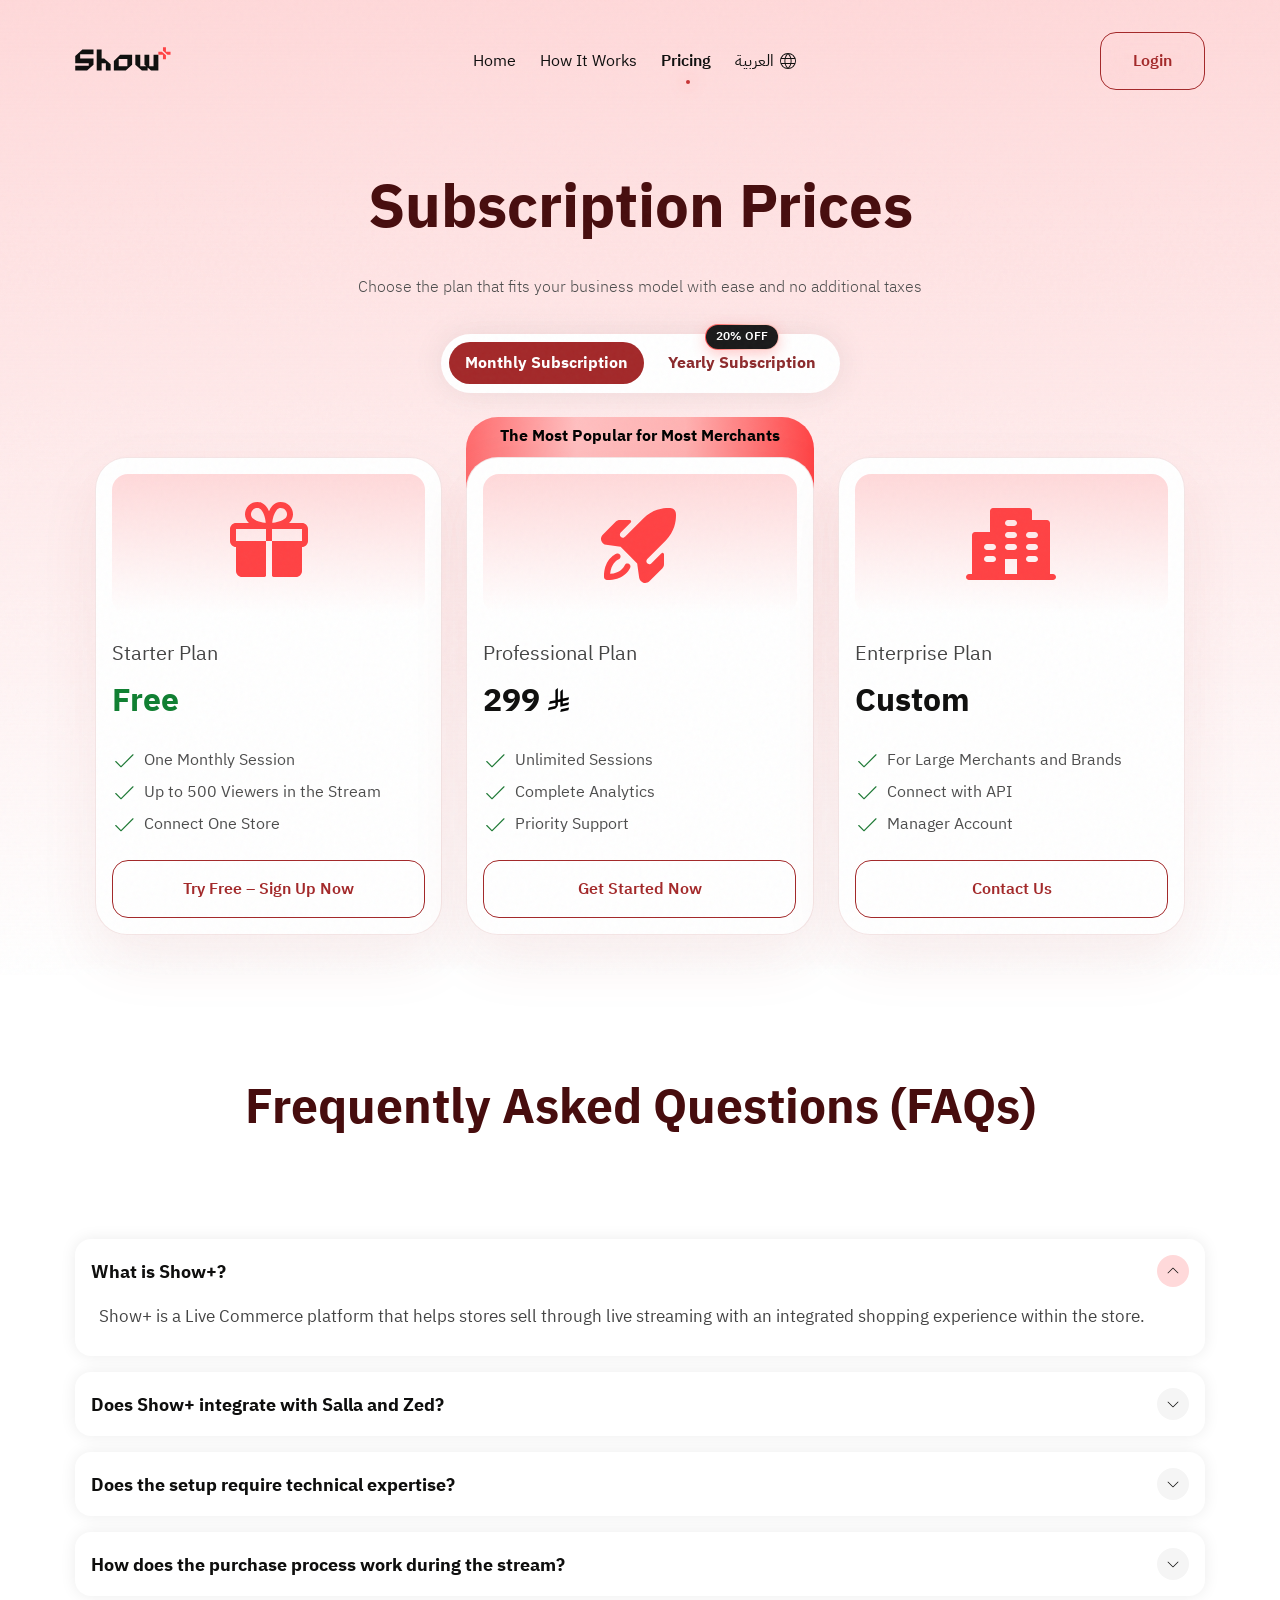
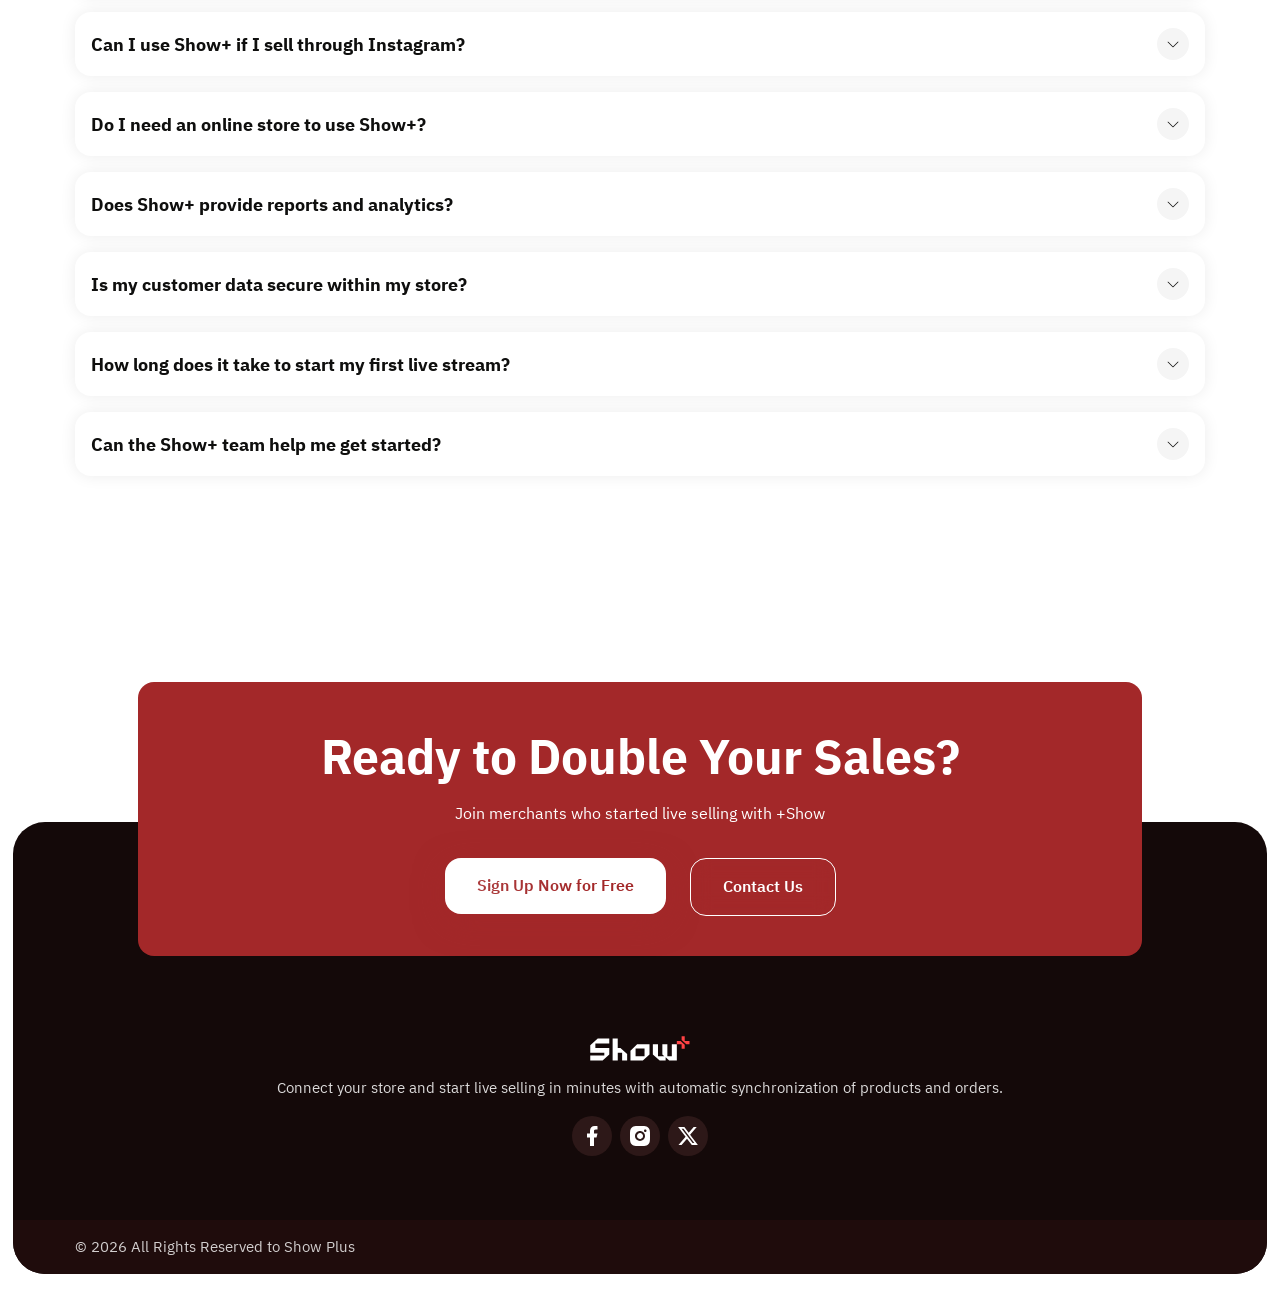
<file: pages/pricing-en.html>
<!doctype html>
<html lang="en" dir="ltr">
  <head>
    <meta charset="UTF-8" />
    <meta name="viewport" content="width=device-width, initial-scale=1.0" />
    <title>Show Plus — Pricing</title>
    <link rel="stylesheet" href="../css/style.css" />
    <link rel="stylesheet" href="../css/pricing.css" />
    <link rel="stylesheet" href="../css/how-it-works.css" />
    <link rel="stylesheet" href="../css/normalize.css" />
    <link rel="preconnect" href="https://fonts.googleapis.com" />
    <link rel="preconnect" href="https://fonts.gstatic.com" crossorigin />
    <link
      href="https://fonts.googleapis.com/css2?family=IBM+Plex+Sans+Arabic:wght@100;200;300;400;500;600;700&display=swap"
      rel="stylesheet"
    />
    <link
      rel="stylesheet"
      href="https://cdn.jsdelivr.net/npm/swiper@11/swiper-bundle.min.css"
    />
    <link rel="icon" type="image/png" href="../assets/images/favicon.png" />
  </head>

  <body class="pricing-page ltr">
    <main class="main-home pricing primary-page">
      <div class="container">
        <nav>
          <a href="/index-en.html" class="nav-logo">
            <img src="../assets/images/logo-black.svg" alt="Show Plus Logo" />
          </a>

          <button class="menu-toggle" id="menuToggle">
            <span></span>
            <span></span>
            <span></span>
          </button>

          <div class="nav-menu" id="navMenu">
            <a href="/index-en.html">
              <img src="../assets/images/logo-black.svg" alt="Show Plus Logo" />
            </a>
            <ul>
              <li><a href="/index-en.html">Home</a></li>
              <li><a href="./how-it-works-en.html">How It Works</a></li>
              <li class="active"><a href="#">Pricing</a></li>
              <li>
                <a href="./pricing.html"
                  >العربية
                  <svg
                    xmlns="http://www.w3.org/2000/svg"
                    width="20"
                    height="20"
                    viewBox="0 0 256 256"
                  >
                    <path
                      fill="currentColor"
                      d="M128 26a102 102 0 1 0 102 102A102.12 102.12 0 0 0 128 26m81.57 64h-40.38a132.6 132.6 0 0 0-25.73-50.67A90.29 90.29 0 0 1 209.57 90m8.43 38a89.7 89.7 0 0 1-3.83 26h-42.36a155.4 155.4 0 0 0 0-52h42.36a89.7 89.7 0 0 1 3.83 26m-90 87.83a110 110 0 0 1-15.19-19.45A124.2 124.2 0 0 1 99.35 166h57.3a124.2 124.2 0 0 1-13.46 30.38A110 110 0 0 1 128 215.83M96.45 154a139.2 139.2 0 0 1 0-52h63.1a139.2 139.2 0 0 1 0 52ZM38 128a89.7 89.7 0 0 1 3.83-26h42.36a155.4 155.4 0 0 0 0 52H41.83A89.7 89.7 0 0 1 38 128m90-87.83a110 110 0 0 1 15.19 19.45A124.2 124.2 0 0 1 156.65 90h-57.3a124.2 124.2 0 0 1 13.46-30.38A110 110 0 0 1 128 40.17m-15.46-.84A132.6 132.6 0 0 0 86.81 90H46.43a90.29 90.29 0 0 1 66.11-50.67M46.43 166h40.38a132.6 132.6 0 0 0 25.73 50.67A90.29 90.29 0 0 1 46.43 166m97 50.67A132.6 132.6 0 0 0 169.19 166h40.38a90.29 90.29 0 0 1-66.11 50.67Z"
                    />
                  </svg>
                </a>
              </li>
            </ul>

            <button class="secondary-btn">Login</button>
          </div>
        </nav>

        <div class="overlay" id="overlay"></div>

        <section class="pricing-section">
          <div class="container">
            <div class="pricing-header">
              <div class="heading-column">
                <h1>Subscription Prices</h1>
                <p>
                  Choose the plan that fits your business model with ease and no
                  additional taxes
                </p>
              </div>
              <div class="pricing-billing-toggle">
                <button
                  type="button"
                  class="billing-btn active"
                  data-billing="monthly"
                >
                  Monthly Subscription
                </button>
                <button
                  type="button"
                  class="billing-btn yearly"
                  data-billing="yearly"
                >
                  Yearly Subscription
                </button>
              </div>
            </div>

            <div class="pricing-grid">
              <article class="pricing-card free" data-plan="starter">
                <div class="card-icon">
                  <svg
                    xmlns="http://www.w3.org/2000/svg"
                    width="96"
                    height="96"
                    viewBox="0 0 96 96"
                    fill="none"
                  >
                    <path
                      d="M81 27H67.845C67.9912 26.8762 68.1412 26.7562 68.2837 26.625C69.4227 25.6131 70.3405 24.3772 70.98 22.9944C71.6194 21.6117 71.9667 20.1118 72 18.5887C72.0493 16.9225 71.7575 15.2638 71.1425 13.7144C70.5275 12.1651 69.6023 10.7577 68.4238 9.57886C67.2453 8.39997 65.8382 7.4744 64.289 6.85896C62.7399 6.24353 61.0812 5.95122 59.415 5.99999C57.8913 6.03281 56.3907 6.3798 55.0073 7.01926C53.6238 7.65872 52.3873 8.57687 51.375 9.71624C49.9746 11.3398 48.8359 13.1718 48 15.1462C47.1641 13.1718 46.0254 11.3398 44.625 9.71624C43.6127 8.57687 42.3762 7.65872 40.9927 7.01926C39.6093 6.3798 38.1087 6.03281 36.585 5.99999C34.9188 5.95122 33.2601 6.24353 31.711 6.85896C30.1618 7.4744 28.7547 8.39997 27.5762 9.57886C26.3976 10.7577 25.4725 12.1651 24.8575 13.7144C24.2426 15.2638 23.9507 16.9225 24 18.5887C24.0333 20.1118 24.3806 21.6117 25.02 22.9944C25.6595 24.3772 26.5773 25.6131 27.7163 26.625C27.8588 26.7487 28.0088 26.8687 28.155 27H15C13.4087 27 11.8826 27.6321 10.7574 28.7573C9.63214 29.8826 9 31.4087 9 33V45C9 46.5913 9.63214 48.1174 10.7574 49.2426C11.8826 50.3678 13.4087 51 15 51V75C15 76.5913 15.6321 78.1174 16.7574 79.2426C17.8826 80.3678 19.4087 81 21 81H43.5C43.8978 81 44.2794 80.8419 44.5607 80.5606C44.842 80.2793 45 79.8978 45 79.5V45H15V33H45V45H51V33H81V45H51V79.5C51 79.8978 51.158 80.2793 51.4393 80.5606C51.7206 80.8419 52.1022 81 52.5 81H75C76.5913 81 78.1174 80.3678 79.2426 79.2426C80.3679 78.1174 81 76.5913 81 75V51C82.5913 51 84.1174 50.3678 85.2426 49.2426C86.3679 48.1174 87 46.5913 87 45V33C87 31.4087 86.3679 29.8826 85.2426 28.7573C84.1174 27.6321 82.5913 27 81 27ZM31.6912 22.125C31.1669 21.6498 30.7463 21.0715 30.4559 20.4262C30.1656 19.7809 30.0116 19.0826 30.0037 18.375C29.9848 17.5459 30.1315 16.7213 30.4353 15.9496C30.739 15.1779 31.1938 14.4746 31.7728 13.8809C32.3519 13.2872 33.0436 12.815 33.8074 12.492C34.5713 12.169 35.3919 12.0018 36.2212 12H36.405C37.1126 12.0078 37.8109 12.1618 38.4562 12.4522C39.1015 12.7426 39.6799 13.1631 40.155 13.6875C43.3013 17.2425 44.4113 23.1375 44.8013 26.7825C41.1413 26.3962 35.25 25.2862 31.6912 22.125ZM64.3162 22.125C60.7575 25.275 54.8512 26.385 51.1912 26.775C51.6375 22.8337 52.875 17.0625 55.875 13.6912C56.3501 13.1669 56.9285 12.7463 57.5738 12.4559C58.2191 12.1655 58.9174 12.0116 59.625 12.0037H59.8088C60.6381 12.0089 61.4581 12.1796 62.2207 12.5058C62.9833 12.8319 63.6731 13.307 64.2497 13.9032C64.8263 14.4993 65.2781 15.2046 65.5787 15.9776C65.8792 16.7507 66.0225 17.5759 66 18.405C65.9876 19.1078 65.8311 19.8005 65.5401 20.4404C65.2492 21.0802 64.8301 21.6536 64.3088 22.125H64.3162Z"
                      fill="#FF4244"
                    />
                  </svg>
                </div>
                <div class="card-title">
                  <h5>Starter Plan</h5>
                  <h3 class="pricing-amount">Free</h3>
                </div>
                <ul class="pricing-features">
                  <li>
                    <svg
                      xmlns="http://www.w3.org/2000/svg"
                      width="24"
                      height="24"
                      viewBox="0 0 24 24"
                      fill="none"
                    >
                      <path
                        d="M21.3976 7.14751L9.39763 19.1475C9.29216 19.2528 9.14919 19.312 9.00013 19.312C8.85107 19.312 8.7081 19.2528 8.60263 19.1475L3.35263 13.8975C3.25327 13.7909 3.19918 13.6498 3.20175 13.5041C3.20432 13.3584 3.26335 13.2194 3.36641 13.1163C3.46947 13.0132 3.60851 12.9542 3.75424 12.9516C3.89996 12.9491 4.041 13.0031 4.14763 13.1025L9.00013 17.9541L20.6026 6.35251C20.7093 6.25315 20.8503 6.19905 20.996 6.20163C21.1417 6.2042 21.2808 6.26323 21.3838 6.36629C21.4869 6.46935 21.5459 6.60839 21.5485 6.75412C21.5511 6.89984 21.497 7.04088 21.3976 7.14751Z"
                        fill="#1E7A35"
                      />
                    </svg>
                    One Monthly Session
                  </li>
                  <li>
                    <svg
                      xmlns="http://www.w3.org/2000/svg"
                      width="24"
                      height="24"
                      viewBox="0 0 24 24"
                      fill="none"
                    >
                      <path
                        d="M21.3976 7.14751L9.39763 19.1475C9.29216 19.2528 9.14919 19.312 9.00013 19.312C8.85107 19.312 8.7081 19.2528 8.60263 19.1475L3.35263 13.8975C3.25327 13.7909 3.19918 13.6498 3.20175 13.5041C3.20432 13.3584 3.26335 13.2194 3.36641 13.1163C3.46947 13.0132 3.60851 12.9542 3.75424 12.9516C3.89996 12.9491 4.041 13.0031 4.14763 13.1025L9.00013 17.9541L20.6026 6.35251C20.7093 6.25315 20.8503 6.19905 20.996 6.20163C21.1417 6.2042 21.2808 6.26323 21.3838 6.36629C21.4869 6.46935 21.5459 6.60839 21.5485 6.75412C21.5511 6.89984 21.497 7.04088 21.3976 7.14751Z"
                        fill="#1E7A35"
                      />
                    </svg>
                    Up to 500 Viewers in the Stream
                  </li>
                  <li>
                    <svg
                      xmlns="http://www.w3.org/2000/svg"
                      width="24"
                      height="24"
                      viewBox="0 0 24 24"
                      fill="none"
                    >
                      <path
                        d="M21.3976 7.14751L9.39763 19.1475C9.29216 19.2528 9.14919 19.312 9.00013 19.312C8.85107 19.312 8.7081 19.2528 8.60263 19.1475L3.35263 13.8975C3.25327 13.7909 3.19918 13.6498 3.20175 13.5041C3.20432 13.3584 3.26335 13.2194 3.36641 13.1163C3.46947 13.0132 3.60851 12.9542 3.75424 12.9516C3.89996 12.9491 4.041 13.0031 4.14763 13.1025L9.00013 17.9541L20.6026 6.35251C20.7093 6.25315 20.8503 6.19905 20.996 6.20163C21.1417 6.2042 21.2808 6.26323 21.3838 6.36629C21.4869 6.46935 21.5459 6.60839 21.5485 6.75412C21.5511 6.89984 21.497 7.04088 21.3976 7.14751Z"
                        fill="#1E7A35"
                      />
                    </svg>
                    Connect One Store
                  </li>
                </ul>
                <div class="pricing-action">
                  <button type="button" class="secondary-btn">
                    Try Free – Sign Up Now
                  </button>
                </div>
              </article>

              <div class="featured-container">
                <article class="pricing-card featured" data-plan="pro">
                  <div class="card-icon">
                    <svg
                      xmlns="http://www.w3.org/2000/svg"
                      width="96"
                      height="96"
                      viewBox="0 0 96 96"
                      fill="none"
                    >
                      <path
                        d="M38.194 71.6775C36.5027 75.375 30.859 84 15.0002 84C14.2046 84 13.4415 83.6839 12.8789 83.1213C12.3163 82.5587 12.0002 81.7956 12.0002 81C12.0002 65.1412 20.6252 59.4975 24.3227 57.8062C24.6812 57.6427 25.0684 57.5515 25.4622 57.5376C25.856 57.5238 26.2486 57.5876 26.6178 57.7255C26.9869 57.8634 27.3252 58.0726 27.6135 58.3413C27.9017 58.6099 28.1342 58.9327 28.2977 59.2912C28.4612 59.6497 28.5525 60.0369 28.5663 60.4307C28.5802 60.8245 28.5164 61.2172 28.3785 61.5863C28.2406 61.9554 28.0313 62.2937 27.7627 62.582C27.494 62.8702 27.1712 63.1027 26.8127 63.2662C24.4015 64.365 19.0802 67.9012 18.1427 77.8575C28.099 76.92 31.6427 71.5987 32.734 69.1875C32.8975 68.829 33.13 68.5062 33.4182 68.2375C33.7065 67.9689 34.0448 67.7596 34.4139 67.6217C34.783 67.4838 35.1757 67.42 35.5695 67.4339C35.9632 67.4477 36.3505 67.539 36.709 67.7025C37.0675 67.866 37.3903 68.0985 37.6589 68.3867C37.9276 68.675 38.1368 69.0133 38.2747 69.3824C38.4126 69.7515 38.4764 70.1442 38.4626 70.538C38.4487 70.9318 38.3575 71.319 38.194 71.6775ZM83.944 17.6775C83.8551 16.2147 83.2339 14.835 82.1976 13.7988C81.1614 12.7625 79.7817 12.1414 78.319 12.0525C73.6015 11.7712 61.5452 12.2025 51.544 22.2037L33.0002 40.7625C32.7217 41.0415 32.391 41.2629 32.027 41.414C31.6629 41.5652 31.2727 41.6432 30.8785 41.6435C30.0824 41.6442 29.3186 41.3287 28.7552 40.7662C28.1918 40.2038 27.8749 39.4406 27.8742 38.6445C27.8735 37.8484 28.189 37.0847 28.7515 36.5212L38.7115 26.5575C38.92 26.3477 39.0618 26.081 39.1192 25.7909C39.1765 25.5007 39.1468 25.2001 39.0338 24.9268C38.9208 24.6535 38.7295 24.4197 38.484 24.2548C38.2385 24.0899 37.9497 24.0012 37.654 24H27.8815C27.0911 23.9958 26.3078 24.1488 25.5771 24.4501C24.8464 24.7514 24.1829 25.195 23.6252 25.755L10.7627 38.625C9.97389 39.4133 9.42037 40.4058 9.16427 41.4912C8.90817 42.5765 8.95962 43.7118 9.31286 44.7696C9.66609 45.8273 10.3071 46.7657 11.164 47.4794C12.0209 48.1931 13.0598 48.6539 14.164 48.81L28.5902 50.8237L45.169 67.4025L47.1827 81.8362C47.3376 82.9405 47.7982 83.9794 48.5126 84.8356C49.2269 85.6918 50.1666 86.3311 51.2252 86.6812C51.8418 86.8873 52.4876 86.9924 53.1377 86.9925C53.9249 86.9942 54.7047 86.84 55.432 86.5387C56.1593 86.2375 56.8197 85.7953 57.3752 85.2375L70.2452 72.375C70.8036 71.816 71.246 71.1523 71.5472 70.4219C71.8484 69.6915 72.0023 68.9088 72.0002 68.1187V58.3462C71.9997 58.0497 71.9113 57.76 71.7462 57.5137C71.5811 57.2674 71.3467 57.0755 71.0727 56.9623C70.7986 56.8492 70.4971 56.8198 70.2063 56.8779C69.9156 56.936 69.6485 57.0789 69.439 57.2887L59.4752 67.2487C59.1838 67.5404 58.8354 67.769 58.4517 67.92C58.068 68.071 57.6573 68.1413 57.2453 68.1266C56.8332 68.1118 56.4286 68.0122 56.0567 67.8341C55.6849 67.656 55.3537 67.4031 55.084 67.0912C54.5919 66.4959 54.3418 65.7373 54.3835 64.966C54.4252 64.1948 54.7556 63.4675 55.309 62.9287L73.7852 44.4525C83.794 34.4475 84.2252 22.3912 83.944 17.67V17.6775Z"
                        fill="#FF4244"
                      />
                    </svg>
                  </div>
                  <div class="card-title">
                    <h5>Professional Plan</h5>
                    <h3 class="pricing-amount">
                      299
                      <svg
                        xmlns="http://www.w3.org/2000/svg"
                        width="21"
                        height="24"
                        viewBox="0 0 21 24"
                        fill="none"
                      >
                        <g clip-path="url(#clip0_893_14879)">
                          <path
                            d="M13.0694 21.2613C12.6947 22.1109 12.4469 23.033 12.3521 24L20.2823 22.2762C20.657 21.4267 20.9046 20.5044 20.9996 19.5375L13.0694 21.2613Z"
                            fill="#0F0F0E"
                          />
                          <path
                            d="M20.2822 17.1119C20.6569 16.2624 20.9046 15.3401 20.9995 14.3732L14.8221 15.7167V13.134L20.282 11.9476C20.6567 11.0981 20.9044 10.1758 20.9993 9.20886L14.8219 10.5512V1.26324C13.8753 1.8067 13.0347 2.53011 12.3514 3.38341V11.0883L9.8808 11.6253V0C8.93424 0.543271 8.09359 1.26687 7.41024 2.12017V12.1621L1.88236 13.3632C1.50762 14.2127 1.25973 15.135 1.16464 16.1019L7.41024 14.7447V17.9971L0.71686 19.4515C0.34212 20.301 0.0944109 21.2233 -0.000488281 22.1903L7.00561 20.6678C7.57594 20.5465 8.06613 20.2017 8.38483 19.7272L9.6697 17.7793V17.7789C9.80309 17.5774 9.8808 17.3344 9.8808 17.0727V14.2078L12.3514 13.6708V18.8361L20.282 17.1115L20.2822 17.1119Z"
                            fill="#0F0F0E"
                          />
                        </g>
                        <defs>
                          <clipPath id="clip0_893_14879">
                            <rect width="21" height="24" fill="white" />
                          </clipPath>
                        </defs>
                      </svg>
                    </h3>
                  </div>
                  <ul class="pricing-features">
                    <li>
                      <svg
                        xmlns="http://www.w3.org/2000/svg"
                        width="24"
                        height="24"
                        viewBox="0 0 24 24"
                        fill="none"
                      >
                        <path
                          d="M21.3976 7.14751L9.39763 19.1475C9.29216 19.2528 9.14919 19.312 9.00013 19.312C8.85107 19.312 8.7081 19.2528 8.60263 19.1475L3.35263 13.8975C3.25327 13.7909 3.19918 13.6498 3.20175 13.5041C3.20432 13.3584 3.26335 13.2194 3.36641 13.1163C3.46947 13.0132 3.60851 12.9542 3.75424 12.9516C3.89996 12.9491 4.041 13.0031 4.14763 13.1025L9.00013 17.9541L20.6026 6.35251C20.7093 6.25315 20.8503 6.19905 20.996 6.20163C21.1417 6.2042 21.2808 6.26323 21.3838 6.36629C21.4869 6.46935 21.5459 6.60839 21.5485 6.75412C21.5511 6.89984 21.497 7.04088 21.3976 7.14751Z"
                          fill="#1E7A35"
                        />
                      </svg>
                      Unlimited Sessions
                    </li>
                    <li>
                      <svg
                        xmlns="http://www.w3.org/2000/svg"
                        width="24"
                        height="24"
                        viewBox="0 0 24 24"
                        fill="none"
                      >
                        <path
                          d="M21.3976 7.14751L9.39763 19.1475C9.29216 19.2528 9.14919 19.312 9.00013 19.312C8.85107 19.312 8.7081 19.2528 8.60263 19.1475L3.35263 13.8975C3.25327 13.7909 3.19918 13.6498 3.20175 13.5041C3.20432 13.3584 3.26335 13.2194 3.36641 13.1163C3.46947 13.0132 3.60851 12.9542 3.75424 12.9516C3.89996 12.9491 4.041 13.0031 4.14763 13.1025L9.00013 17.9541L20.6026 6.35251C20.7093 6.25315 20.8503 6.19905 20.996 6.20163C21.1417 6.2042 21.2808 6.26323 21.3838 6.36629C21.4869 6.46935 21.5459 6.60839 21.5485 6.75412C21.5511 6.89984 21.497 7.04088 21.3976 7.14751Z"
                          fill="#1E7A35"
                        />
                      </svg>
                      Complete Analytics
                    </li>
                    <li>
                      <svg
                        xmlns="http://www.w3.org/2000/svg"
                        width="24"
                        height="24"
                        viewBox="0 0 24 24"
                        fill="none"
                      >
                        <path
                          d="M21.3976 7.14751L9.39763 19.1475C9.29216 19.2528 9.14919 19.312 9.00013 19.312C8.85107 19.312 8.7081 19.2528 8.60263 19.1475L3.35263 13.8975C3.25327 13.7909 3.19918 13.6498 3.20175 13.5041C3.20432 13.3584 3.26335 13.2194 3.36641 13.1163C3.46947 13.0132 3.60851 12.9542 3.75424 12.9516C3.89996 12.9491 4.041 13.0031 4.14763 13.1025L9.00013 17.9541L20.6026 6.35251C20.7093 6.25315 20.8503 6.19905 20.996 6.20163C21.1417 6.2042 21.2808 6.26323 21.3838 6.36629C21.4869 6.46935 21.5459 6.60839 21.5485 6.75412C21.5511 6.89984 21.497 7.04088 21.3976 7.14751Z"
                          fill="#1E7A35"
                        />
                      </svg>
                      Priority Support
                    </li>
                  </ul>
                  <div class="pricing-action">
                    <button type="button" class="secondary-btn">
                      Get Started Now
                    </button>
                  </div>
                </article>
              </div>

              <article class="pricing-card" data-plan="enterprise">
                <div class="card-icon">
                  <svg
                    xmlns="http://www.w3.org/2000/svg"
                    width="96"
                    height="96"
                    viewBox="0 0 96 96"
                    fill="none"
                  >
                    <path
                      d="M90 78H87V27C87 26.2044 86.6839 25.4413 86.1213 24.8787C85.5587 24.3161 84.7956 24 84 24H69V15C69 14.2044 68.6839 13.4413 68.1213 12.8787C67.5587 12.3161 66.7957 12 66 12H30C29.2044 12 28.4413 12.3161 27.8787 12.8787C27.3161 13.4413 27 14.2044 27 15V36H12C11.2044 36 10.4413 36.3161 9.87868 36.8787C9.31607 37.4413 9 38.2044 9 39V78H6C5.20435 78 4.44129 78.3161 3.87868 78.8787C3.31607 79.4413 3 80.2044 3 81C3 81.7956 3.31607 82.5587 3.87868 83.1213C4.44129 83.6839 5.20435 84 6 84H90C90.7956 84 91.5587 83.6839 92.1213 83.1213C92.6839 82.5587 93 81.7956 93 81C93 80.2044 92.6839 79.4413 92.1213 78.8787C91.5587 78.3161 90.7956 78 90 78ZM30 66H24C23.2044 66 22.4413 65.6839 21.8787 65.1213C21.3161 64.5587 21 63.7957 21 63C21 62.2043 21.3161 61.4413 21.8787 60.8787C22.4413 60.3161 23.2044 60 24 60H30C30.7956 60 31.5587 60.3161 32.1213 60.8787C32.6839 61.4413 33 62.2043 33 63C33 63.7957 32.6839 64.5587 32.1213 65.1213C31.5587 65.6839 30.7956 66 30 66ZM30 54H24C23.2044 54 22.4413 53.6839 21.8787 53.1213C21.3161 52.5587 21 51.7957 21 51C21 50.2043 21.3161 49.4413 21.8787 48.8787C22.4413 48.3161 23.2044 48 24 48H30C30.7956 48 31.5587 48.3161 32.1213 48.8787C32.6839 49.4413 33 50.2043 33 51C33 51.7957 32.6839 52.5587 32.1213 53.1213C31.5587 53.6839 30.7956 54 30 54ZM54 78H42V63H54V78ZM51 54H45C44.2043 54 43.4413 53.6839 42.8787 53.1213C42.3161 52.5587 42 51.7957 42 51C42 50.2043 42.3161 49.4413 42.8787 48.8787C43.4413 48.3161 44.2043 48 45 48H51C51.7957 48 52.5587 48.3161 53.1213 48.8787C53.6839 49.4413 54 50.2043 54 51C54 51.7957 53.6839 52.5587 53.1213 53.1213C52.5587 53.6839 51.7957 54 51 54ZM51 42H45C44.2043 42 43.4413 41.6839 42.8787 41.1213C42.3161 40.5587 42 39.7956 42 39C42 38.2044 42.3161 37.4413 42.8787 36.8787C43.4413 36.3161 44.2043 36 45 36H51C51.7957 36 52.5587 36.3161 53.1213 36.8787C53.6839 37.4413 54 38.2044 54 39C54 39.7956 53.6839 40.5587 53.1213 41.1213C52.5587 41.6839 51.7957 42 51 42ZM51 30H45C44.2043 30 43.4413 29.6839 42.8787 29.1213C42.3161 28.5587 42 27.7956 42 27C42 26.2044 42.3161 25.4413 42.8787 24.8787C43.4413 24.3161 44.2043 24 45 24H51C51.7957 24 52.5587 24.3161 53.1213 24.8787C53.6839 25.4413 54 26.2044 54 27C54 27.7956 53.6839 28.5587 53.1213 29.1213C52.5587 29.6839 51.7957 30 51 30ZM72 66H66C65.2043 66 64.4413 65.6839 63.8787 65.1213C63.3161 64.5587 63 63.7957 63 63C63 62.2043 63.3161 61.4413 63.8787 60.8787C64.4413 60.3161 65.2043 60 66 60H72C72.7956 60 73.5587 60.3161 74.1213 60.8787C74.6839 61.4413 75 62.2043 75 63C75 63.7957 74.6839 64.5587 74.1213 65.1213C73.5587 65.6839 72.7956 66 72 66ZM72 54H66C65.2043 54 64.4413 53.6839 63.8787 53.1213C63.3161 52.5587 63 51.7957 63 51C63 50.2043 63.3161 49.4413 63.8787 48.8787C64.4413 48.3161 65.2043 48 66 48H72C72.7956 48 73.5587 48.3161 74.1213 48.8787C74.6839 49.4413 75 50.2043 75 51C75 51.7957 74.6839 52.5587 74.1213 53.1213C73.5587 53.6839 72.7956 54 72 54ZM72 42H66C65.2043 42 64.4413 41.6839 63.8787 41.1213C63.3161 40.5587 63 39.7956 63 39C63 38.2044 63.3161 37.4413 63.8787 36.8787C64.4413 36.3161 65.2043 36 66 36H72C72.7956 36 73.5587 36.3161 74.1213 36.8787C74.6839 37.4413 75 38.2044 75 39C75 39.7956 74.6839 40.5587 74.1213 41.1213C73.5587 41.6839 72.7956 42 72 42Z"
                      fill="#FF4244"
                    />
                  </svg>
                </div>
                <div class="card-title">
                  <h5>Enterprise Plan</h5>
                  <h3 class="pricing-amount">Custom</h3>
                </div>
                <ul class="pricing-features">
                  <li>
                    <svg
                      xmlns="http://www.w3.org/2000/svg"
                      width="24"
                      height="24"
                      viewBox="0 0 24 24"
                      fill="none"
                    >
                      <path
                        d="M21.3976 7.14751L9.39763 19.1475C9.29216 19.2528 9.14919 19.312 9.00013 19.312C8.85107 19.312 8.7081 19.2528 8.60263 19.1475L3.35263 13.8975C3.25327 13.7909 3.19918 13.6498 3.20175 13.5041C3.20432 13.3584 3.26335 13.2194 3.36641 13.1163C3.46947 13.0132 3.60851 12.9542 3.75424 12.9516C3.89996 12.9491 4.041 13.0031 4.14763 13.1025L9.00013 17.9541L20.6026 6.35251C20.7093 6.25315 20.8503 6.19905 20.996 6.20163C21.1417 6.2042 21.2808 6.26323 21.3838 6.36629C21.4869 6.46935 21.5459 6.60839 21.5485 6.75412C21.5511 6.89984 21.497 7.04088 21.3976 7.14751Z"
                        fill="#1E7A35"
                      />
                    </svg>
                    For Large Merchants and Brands
                  </li>
                  <li>
                    <svg
                      xmlns="http://www.w3.org/2000/svg"
                      width="24"
                      height="24"
                      viewBox="0 0 24 24"
                      fill="none"
                    >
                      <path
                        d="M21.3976 7.14751L9.39763 19.1475C9.29216 19.2528 9.14919 19.312 9.00013 19.312C8.85107 19.312 8.7081 19.2528 8.60263 19.1475L3.35263 13.8975C3.25327 13.7909 3.19918 13.6498 3.20175 13.5041C3.20432 13.3584 3.26335 13.2194 3.36641 13.1163C3.46947 13.0132 3.60851 12.9542 3.75424 12.9516C3.89996 12.9491 4.041 13.0031 4.14763 13.1025L9.00013 17.9541L20.6026 6.35251C20.7093 6.25315 20.8503 6.19905 20.996 6.20163C21.1417 6.2042 21.2808 6.26323 21.3838 6.36629C21.4869 6.46935 21.5459 6.60839 21.5485 6.75412C21.5511 6.89984 21.497 7.04088 21.3976 7.14751Z"
                        fill="#1E7A35"
                      />
                    </svg>
                    Connect with API
                  </li>
                  <li>
                    <svg
                      xmlns="http://www.w3.org/2000/svg"
                      width="24"
                      height="24"
                      viewBox="0 0 24 24"
                      fill="none"
                    >
                      <path
                        d="M21.3976 7.14751L9.39763 19.1475C9.29216 19.2528 9.14919 19.312 9.00013 19.312C8.85107 19.312 8.7081 19.2528 8.60263 19.1475L3.35263 13.8975C3.25327 13.7909 3.19918 13.6498 3.20175 13.5041C3.20432 13.3584 3.26335 13.2194 3.36641 13.1163C3.46947 13.0132 3.60851 12.9542 3.75424 12.9516C3.89996 12.9491 4.041 13.0031 4.14763 13.1025L9.00013 17.9541L20.6026 6.35251C20.7093 6.25315 20.8503 6.19905 20.996 6.20163C21.1417 6.2042 21.2808 6.26323 21.3838 6.36629C21.4869 6.46935 21.5459 6.60839 21.5485 6.75412C21.5511 6.89984 21.497 7.04088 21.3976 7.14751Z"
                        fill="#1E7A35"
                      />
                    </svg>
                    Manager Account
                  </li>
                </ul>
                <div class="pricing-action">
                  <button type="button" class="secondary-btn">
                    Contact Us
                  </button>
                </div>
              </article>
            </div>
          </div>
        </section>
      </div>
    </main>

    <section class="faq-section primary-section">
      <div class="container">
        <h2 class="section-heading">Frequently Asked Questions (FAQs)</h2>
        <div class="faq-list">
          <div class="faq-item active">
            <button class="faq-question" aria-expanded="true">
              <h6>What is Show+?</h6>
              <span class="faq-arrow">
                <svg
                  xmlns="http://www.w3.org/2000/svg"
                  width="16"
                  height="16"
                  viewBox="0 0 16 16"
                  fill="none"
                >
                  <path
                    d="M12.7349 5.73509C12.7693 5.69824 12.8107 5.66869 12.8567 5.6482C12.9027 5.6277 12.9523 5.61668 13.0027 5.61579C13.053 5.6149 13.103 5.62416 13.1497 5.64302C13.1964 5.66189 13.2388 5.68996 13.2744 5.72557C13.3101 5.76118 13.3381 5.80359 13.357 5.85029C13.3758 5.89698 13.3851 5.947 13.3842 5.99735C13.3833 6.0477 13.3723 6.09736 13.3518 6.14336C13.3313 6.18936 13.3018 6.23076 13.2649 6.26509L8.26492 11.2651C8.19461 11.3353 8.0993 11.3748 7.99992 11.3748C7.90055 11.3748 7.80524 11.3353 7.73492 11.2651L2.73492 6.26509C2.66868 6.194 2.63262 6.09998 2.63434 6.00283C2.63605 5.90568 2.67541 5.81298 2.74411 5.74428C2.81282 5.67557 2.90551 5.63621 3.00266 5.6345C3.09981 5.63279 3.19384 5.66885 3.26492 5.73509L7.99992 10.4695L12.7349 5.73509Z"
                    fill="#0F0F0E"
                  />
                </svg>
              </span>
            </button>
            <div class="faq-answer" style="display: block">
              Show+ is a Live Commerce platform that helps stores sell through
              live streaming with an integrated shopping experience within the
              store.
            </div>
          </div>

          <div class="faq-item">
            <button class="faq-question" aria-expanded="false">
              <h6>Does Show+ integrate with Salla and Zed?</h6>
              <span class="faq-arrow">
                <svg
                  xmlns="http://www.w3.org/2000/svg"
                  width="16"
                  height="16"
                  viewBox="0 0 16 16"
                  fill="none"
                >
                  <path
                    d="M12.7349 5.73509C12.7693 5.69824 12.8107 5.66869 12.8567 5.6482C12.9027 5.6277 12.9523 5.61668 13.0027 5.61579C13.053 5.6149 13.103 5.62416 13.1497 5.64302C13.1964 5.66189 13.2388 5.68996 13.2744 5.72557C13.3101 5.76118 13.3381 5.80359 13.357 5.85029C13.3758 5.89698 13.3851 5.947 13.3842 5.99735C13.3833 6.0477 13.3723 6.09736 13.3518 6.14336C13.3313 6.18936 13.3018 6.23076 13.2649 6.26509L8.26492 11.2651C8.19461 11.3353 8.0993 11.3748 7.99992 11.3748C7.90055 11.3748 7.80524 11.3353 7.73492 11.2651L2.73492 6.26509C2.66868 6.194 2.63262 6.09998 2.63434 6.00283C2.63605 5.90568 2.67541 5.81298 2.74411 5.74428C2.81282 5.67557 2.90551 5.63621 3.00266 5.6345C3.09981 5.63279 3.19384 5.66885 3.26492 5.73509L7.99992 10.4695L12.7349 5.73509Z"
                    fill="#0F0F0E"
                  />
                </svg>
              </span>
            </button>
            <div class="faq-answer">
              Yes, you can connect Show+ directly with your store on Salla or
              Zed to display products and receive orders during your stream.
            </div>
          </div>

          <div class="faq-item">
            <button class="faq-question" aria-expanded="false">
              <h6>Does the setup require technical expertise?</h6>
              <span class="faq-arrow">
                <svg
                  xmlns="http://www.w3.org/2000/svg"
                  width="16"
                  height="16"
                  viewBox="0 0 16 16"
                  fill="none"
                >
                  <path
                    d="M12.7349 5.73509C12.7693 5.69824 12.8107 5.66869 12.8567 5.6482C12.9027 5.6277 12.9523 5.61668 13.0027 5.61579C13.053 5.6149 13.103 5.62416 13.1497 5.64302C13.1964 5.66189 13.2388 5.68996 13.2744 5.72557C13.3101 5.76118 13.3381 5.80359 13.357 5.85029C13.3758 5.89698 13.3851 5.947 13.3842 5.99735C13.3833 6.0477 13.3723 6.09736 13.3518 6.14336C13.3313 6.18936 13.3018 6.23076 13.2649 6.26509L8.26492 11.2651C8.19461 11.3353 8.0993 11.3748 7.99992 11.3748C7.90055 11.3748 7.80524 11.3353 7.73492 11.2651L2.73492 6.26509C2.66868 6.194 2.63262 6.09998 2.63434 6.00283C2.63605 5.90568 2.67541 5.81298 2.74411 5.74428C2.81282 5.67557 2.90551 5.63621 3.00266 5.6345C3.09981 5.63279 3.19384 5.66885 3.26492 5.73509L7.99992 10.4695L12.7349 5.73509Z"
                    fill="#0F0F0E"
                  />
                </svg>
              </span>
            </button>
            <div class="faq-answer">
              No, you can connect your store and start your first live stream
              easily within minutes.
            </div>
          </div>

          <div class="faq-item">
            <button class="faq-question" aria-expanded="false">
              <h6>How does the purchase process work during the stream?</h6>
              <span class="faq-arrow">
                <svg
                  xmlns="http://www.w3.org/2000/svg"
                  width="16"
                  height="16"
                  viewBox="0 0 16 16"
                  fill="none"
                >
                  <path
                    d="M12.7349 5.73509C12.7693 5.69824 12.8107 5.66869 12.8567 5.6482C12.9027 5.6277 12.9523 5.61668 13.0027 5.61579C13.053 5.6149 13.103 5.62416 13.1497 5.64302C13.1964 5.66189 13.2388 5.68996 13.2744 5.72557C13.3101 5.76118 13.3381 5.80359 13.357 5.85029C13.3758 5.89698 13.3851 5.947 13.3842 5.99735C13.3833 6.0477 13.3723 6.09736 13.3518 6.14336C13.3313 6.18936 13.3018 6.23076 13.2649 6.26509L8.26492 11.2651C8.19461 11.3353 8.0993 11.3748 7.99992 11.3748C7.90055 11.3748 7.80524 11.3353 7.73492 11.2651L2.73492 6.26509C2.66868 6.194 2.63262 6.09998 2.63434 6.00283C2.63605 5.90568 2.67541 5.81298 2.74411 5.74428C2.81282 5.67557 2.90551 5.63621 3.00266 5.6345C3.09981 5.63279 3.19384 5.66885 3.26492 5.73509L7.99992 10.4695L12.7349 5.73509Z"
                    fill="#0F0F0E"
                  />
                </svg>
              </span>
            </button>
            <div class="faq-answer">
              Products appear to the viewer during the stream with the ability
              to purchase directly without leaving the store.
            </div>
          </div>

          <div class="faq-item">
            <button class="faq-question" aria-expanded="false">
              <h6>Can I use Show+ if I sell through Instagram?</h6>
              <span class="faq-arrow">
                <svg
                  xmlns="http://www.w3.org/2000/svg"
                  width="16"
                  height="16"
                  viewBox="0 0 16 16"
                  fill="none"
                >
                  <path
                    d="M12.7349 5.73509C12.7693 5.69824 12.8107 5.66869 12.8567 5.6482C12.9027 5.6277 12.9523 5.61668 13.0027 5.61579C13.053 5.6149 13.103 5.62416 13.1497 5.64302C13.1964 5.66189 13.2388 5.68996 13.2744 5.72557C13.3101 5.76118 13.3381 5.80359 13.357 5.85029C13.3758 5.89698 13.3851 5.947 13.3842 5.99735C13.3833 6.0477 13.3723 6.09736 13.3518 6.14336C13.3313 6.18936 13.3018 6.23076 13.2649 6.26509L8.26492 11.2651C8.19461 11.3353 8.0993 11.3748 7.99992 11.3748C7.90055 11.3748 7.80524 11.3353 7.73492 11.2651L2.73492 6.26509C2.66868 6.194 2.63262 6.09998 2.63434 6.00283C2.63605 5.90568 2.67541 5.81298 2.74411 5.74428C2.81282 5.67557 2.90551 5.63621 3.00266 5.6345C3.09981 5.63279 3.19384 5.66885 3.26492 5.73509L7.99992 10.4695L12.7349 5.73509Z"
                    fill="#0F0F0E"
                  />
                </svg>
              </span>
            </button>
            <div class="faq-answer">
              Yes, Show+ is suitable for merchants who want to convert views and
              engagement into direct orders within their store.
            </div>
          </div>

          <div class="faq-item">
            <button class="faq-question" aria-expanded="false">
              <h6>Do I need an online store to use Show+?</h6>
              <span class="faq-arrow">
                <svg
                  xmlns="http://www.w3.org/2000/svg"
                  width="16"
                  height="16"
                  viewBox="0 0 16 16"
                  fill="none"
                >
                  <path
                    d="M12.7349 5.73509C12.7693 5.69824 12.8107 5.66869 12.8567 5.6482C12.9027 5.6277 12.9523 5.61668 13.0027 5.61579C13.053 5.6149 13.103 5.62416 13.1497 5.64302C13.1964 5.66189 13.2388 5.68996 13.2744 5.72557C13.3101 5.76118 13.3381 5.80359 13.357 5.85029C13.3758 5.89698 13.3851 5.947 13.3842 5.99735C13.3833 6.0477 13.3723 6.09736 13.3518 6.14336C13.3313 6.18936 13.3018 6.23076 13.2649 6.26509L8.26492 11.2651C8.19461 11.3353 8.0993 11.3748 7.99992 11.3748C7.90055 11.3748 7.80524 11.3353 7.73492 11.2651L2.73492 6.26509C2.66868 6.194 2.63262 6.09998 2.63434 6.00283C2.63605 5.90568 2.67541 5.81298 2.74411 5.74428C2.81282 5.67557 2.90551 5.63621 3.00266 5.6345C3.09981 5.63279 3.19384 5.66885 3.26492 5.73509L7.99992 10.4695L12.7349 5.73509Z"
                    fill="#0F0F0E"
                  />
                </svg>
              </span>
            </button>
            <div class="faq-answer">
              Yes, Show+ works with online stores like Salla and Zed to provide
              an integrated live selling experience.
            </div>
          </div>

          <div class="faq-item">
            <button class="faq-question" aria-expanded="false">
              <h6>Does Show+ provide reports and analytics?</h6>
              <span class="faq-arrow">
                <svg
                  xmlns="http://www.w3.org/2000/svg"
                  width="16"
                  height="16"
                  viewBox="0 0 16 16"
                  fill="none"
                >
                  <path
                    d="M12.7349 5.73509C12.7693 5.69824 12.8107 5.66869 12.8567 5.6482C12.9027 5.6277 12.9523 5.61668 13.0027 5.61579C13.053 5.6149 13.103 5.62416 13.1497 5.64302C13.1964 5.66189 13.2388 5.68996 13.2744 5.72557C13.3101 5.76118 13.3381 5.80359 13.357 5.85029C13.3758 5.89698 13.3851 5.947 13.3842 5.99735C13.3833 6.0477 13.3723 6.09736 13.3518 6.14336C13.3313 6.18936 13.3018 6.23076 13.2649 6.26509L8.26492 11.2651C8.19461 11.3353 8.0993 11.3748 7.99992 11.3748C7.90055 11.3748 7.80524 11.3353 7.73492 11.2651L2.73492 6.26509C2.66868 6.194 2.63262 6.09998 2.63434 6.00283C2.63605 5.90568 2.67541 5.81298 2.74411 5.74428C2.81282 5.67557 2.90551 5.63621 3.00266 5.6345C3.09981 5.63279 3.19384 5.66885 3.26492 5.73509L7.99992 10.4695L12.7349 5.73509Z"
                    fill="#0F0F0E"
                  />
                </svg>
              </span>
            </button>
            <div class="faq-answer">
              Yes, you can track orders, engagement, and stream performance
              through a single dashboard.
            </div>
          </div>

          <div class="faq-item">
            <button class="faq-question" aria-expanded="false">
              <h6>Is my customer data secure within my store?</h6>
              <span class="faq-arrow">
                <svg
                  xmlns="http://www.w3.org/2000/svg"
                  width="16"
                  height="16"
                  viewBox="0 0 16 16"
                  fill="none"
                >
                  <path
                    d="M12.7349 5.73509C12.7693 5.69824 12.8107 5.66869 12.8567 5.6482C12.9027 5.6277 12.9523 5.61668 13.0027 5.61579C13.053 5.6149 13.103 5.62416 13.1497 5.64302C13.1964 5.66189 13.2388 5.68996 13.2744 5.72557C13.3101 5.76118 13.3381 5.80359 13.357 5.85029C13.3758 5.89698 13.3851 5.947 13.3842 5.99735C13.3833 6.0477 13.3723 6.09736 13.3518 6.14336C13.3313 6.18936 13.3018 6.23076 13.2649 6.26509L8.26492 11.2651C8.19461 11.3353 8.0993 11.3748 7.99992 11.3748C7.90055 11.3748 7.80524 11.3353 7.73492 11.2651L2.73492 6.26509C2.66868 6.194 2.63262 6.09998 2.63434 6.00283C2.63605 5.90568 2.67541 5.81298 2.74411 5.74428C2.81282 5.67557 2.90551 5.63621 3.00266 5.6345C3.09981 5.63279 3.19384 5.66885 3.26492 5.73509L7.99992 10.4695L12.7349 5.73509Z"
                    fill="#0F0F0E"
                  />
                </svg>
              </span>
            </button>
            <div class="faq-answer">
              Yes, customer data and orders remain within your store under your
              complete control.
            </div>
          </div>

          <div class="faq-item">
            <button class="faq-question" aria-expanded="false">
              <h6>How long does it take to start my first live stream?</h6>
              <span class="faq-arrow">
                <svg
                  xmlns="http://www.w3.org/2000/svg"
                  width="16"
                  height="16"
                  viewBox="0 0 16 16"
                  fill="none"
                >
                  <path
                    d="M12.7349 5.73509C12.7693 5.69824 12.8107 5.66869 12.8567 5.6482C12.9027 5.6277 12.9523 5.61668 13.0027 5.61579C13.053 5.6149 13.103 5.62416 13.1497 5.64302C13.1964 5.66189 13.2388 5.68996 13.2744 5.72557C13.3101 5.76118 13.3381 5.80359 13.357 5.85029C13.3758 5.89698 13.3851 5.947 13.3842 5.99735C13.3833 6.0477 13.3723 6.09736 13.3518 6.14336C13.3313 6.18936 13.3018 6.23076 13.2649 6.26509L8.26492 11.2651C8.19461 11.3353 8.0993 11.3748 7.99992 11.3748C7.90055 11.3748 7.80524 11.3353 7.73492 11.2651L2.73492 6.26509C2.66868 6.194 2.63262 6.09998 2.63434 6.00283C2.63605 5.90568 2.67541 5.81298 2.74411 5.74428C2.81282 5.67557 2.90551 5.63621 3.00266 5.6345C3.09981 5.63279 3.19384 5.66885 3.26492 5.73509L7.99992 10.4695L12.7349 5.73509Z"
                    fill="#0F0F0E"
                  />
                </svg>
              </span>
            </button>
            <div class="faq-answer">
              You can set up and connect your store and start your first stream
              within a short time.
            </div>
          </div>

          <div class="faq-item">
            <button class="faq-question" aria-expanded="false">
              <h6>Can the Show+ team help me get started?</h6>
              <span class="faq-arrow">
                <svg
                  xmlns="http://www.w3.org/2000/svg"
                  width="16"
                  height="16"
                  viewBox="0 0 16 16"
                  fill="none"
                >
                  <path
                    d="M12.7349 5.73509C12.7693 5.69824 12.8107 5.66869 12.8567 5.6482C12.9027 5.6277 12.9523 5.61668 13.0027 5.61579C13.053 5.6149 13.103 5.62416 13.1497 5.64302C13.1964 5.66189 13.2388 5.68996 13.2744 5.72557C13.3101 5.76118 13.3381 5.80359 13.357 5.85029C13.3758 5.89698 13.3851 5.947 13.3842 5.99735C13.3833 6.0477 13.3723 6.09736 13.3518 6.14336C13.3313 6.18936 13.3018 6.23076 13.2649 6.26509L8.26492 11.2651C8.19461 11.3353 8.0993 11.3748 7.99992 11.3748C7.90055 11.3748 7.80524 11.3353 7.73492 11.2651L2.73492 6.26509C2.66868 6.194 2.63262 6.09998 2.63434 6.00283C2.63605 5.90568 2.67541 5.81298 2.74411 5.74428C2.81282 5.67557 2.90551 5.63621 3.00266 5.6345C3.09981 5.63279 3.19384 5.66885 3.26492 5.73509L7.99992 10.4695L12.7349 5.73509Z"
                    fill="#0F0F0E"
                  />
                </svg>
              </span>
            </button>
            <div class="faq-answer">
              Yes, our team will help you set up the platform and start your
              live selling experience easily.
            </div>
          </div>
        </div>
      </div>
    </section>

    <footer class="site-footer">
      <div id="trigger-section" class="trigger-section primary-section">
        <div class="container">
          <div class="content-column">
            <h2 class="section-heading">Ready to Double Your Sales?</h2>
            <p>Join merchants who started live selling with +Show</p>
          </div>
          <div class="actions-row">
            <a href="#"
              ><button type="button" class="primary-btn">
                Sign Up Now for Free
              </button></a
            >

            <a href="#"
              ><button type="button" class="secondary-btn">
                Contact Us
              </button></a
            >
          </div>
        </div>
      </div>

      <div class="footer-main">
        <div class="container footer-container">
          <div class="footer-col footer-brand">
            <img
              src="../assets/images/logo-white.svg"
              alt="Show Plus Logo"
              class="footer-logo"
            />
            <p class="footer-desc">
              Connect your store and start live selling in minutes with
              automatic synchronization of products and orders.
            </p>
            <div class="footer-socials">
              <a href="#" aria-label="Facebook" class="footer-social"
                ><span class="footer-icon"
                  ><svg
                    xmlns="http://www.w3.org/2000/svg"
                    width="24"
                    height="24"
                    viewBox="0 0 24 24"
                    fill="none"
                  >
                    <path
                      d="M14 13.5H16.5L17.5 9.5H14V7.5C14 6.47 14 5.5 16 5.5H17.5V2.14C17.174 2.097 15.943 2 14.643 2C11.928 2 10 3.657 10 6.7V9.5H7V13.5H10V22H14V13.5Z"
                      fill="white"
                    /></svg></span
              ></a>
              <a href="#" aria-label="Instagram" class="footer-social"
                ><span class="footer-icon"
                  ><svg
                    xmlns="http://www.w3.org/2000/svg"
                    width="24"
                    height="24"
                    viewBox="0 0 24 24"
                    fill="none"
                  >
                    <path
                      d="M13.028 2C14.153 2.003 14.724 2.009 15.217 2.023L15.411 2.03C15.635 2.038 15.856 2.048 16.123 2.06C17.187 2.11 17.913 2.278 18.55 2.525C19.21 2.779 19.766 3.123 20.322 3.678C20.8307 4.17773 21.2241 4.78247 21.475 5.45C21.722 6.087 21.89 6.813 21.94 7.878C21.952 8.144 21.962 8.365 21.97 8.59L21.976 8.784C21.991 9.276 21.997 9.847 21.999 10.972L22 11.718V13.028C22.0024 13.7574 21.9947 14.4868 21.977 15.216L21.971 15.41C21.963 15.635 21.953 15.856 21.941 16.122C21.891 17.187 21.721 17.912 21.475 18.55C21.2241 19.2175 20.8307 19.8223 20.322 20.322C19.8222 20.8307 19.2175 21.2242 18.55 21.475C17.913 21.722 17.187 21.89 16.123 21.94L15.411 21.97L15.217 21.976C14.724 21.99 14.153 21.997 13.028 21.999L12.282 22H10.973C10.2432 22.0026 9.51348 21.9949 8.78396 21.977L8.58996 21.971C8.35257 21.962 8.11523 21.9517 7.87796 21.94C6.81396 21.89 6.08796 21.722 5.44996 21.475C4.78279 21.2241 4.1784 20.8306 3.67896 20.322C3.1699 19.8224 2.77607 19.2176 2.52496 18.55C2.27796 17.913 2.10996 17.187 2.05996 16.122L2.02996 15.41L2.02496 15.216C2.00652 14.4868 1.99819 13.7574 1.99996 13.028V10.972C1.99719 10.2426 2.00452 9.5132 2.02196 8.784L2.02896 8.59C2.03696 8.365 2.04696 8.144 2.05896 7.878C2.10896 6.813 2.27696 6.088 2.52396 5.45C2.77565 4.7822 3.17018 4.17744 3.67996 3.678C4.17911 3.16955 4.78315 2.77607 5.44996 2.525C6.08796 2.278 6.81296 2.11 7.87796 2.06C8.14396 2.048 8.36596 2.038 8.58996 2.03L8.78396 2.024C9.51315 2.00623 10.2426 1.99857 10.972 2.001L13.028 2ZM12 7C10.6739 7 9.40211 7.52678 8.46442 8.46447C7.52674 9.40215 6.99996 10.6739 6.99996 12C6.99996 13.3261 7.52674 14.5979 8.46442 15.5355C9.40211 16.4732 10.6739 17 12 17C13.326 17 14.5978 16.4732 15.5355 15.5355C16.4732 14.5979 17 13.3261 17 12C17 10.6739 16.4732 9.40215 15.5355 8.46447C14.5978 7.52678 13.326 7 12 7ZM12 9C12.3939 8.99993 12.784 9.07747 13.148 9.22817C13.512 9.37887 13.8428 9.5998 14.1214 9.87833C14.4 10.1569 14.6211 10.4875 14.7719 10.8515C14.9227 11.2154 15.0004 11.6055 15.0005 11.9995C15.0005 12.3935 14.923 12.7836 14.7723 13.1476C14.6216 13.5116 14.4007 13.8423 14.1221 14.121C13.8436 14.3996 13.5129 14.6206 13.149 14.7714C12.785 14.9223 12.3949 14.9999 12.001 15C11.2053 15 10.4422 14.6839 9.87964 14.1213C9.31703 13.5587 9.00096 12.7956 9.00096 12C9.00096 11.2044 9.31703 10.4413 9.87964 9.87868C10.4422 9.31607 11.2053 9 12.001 9M17.251 5.5C16.9194 5.5 16.6015 5.6317 16.3671 5.86612C16.1327 6.10054 16.001 6.41848 16.001 6.75C16.001 7.08152 16.1327 7.39946 16.3671 7.63388C16.6015 7.8683 16.9194 8 17.251 8C17.5825 8 17.9004 7.8683 18.1348 7.63388C18.3693 7.39946 18.501 7.08152 18.501 6.75C18.501 6.41848 18.3693 6.10054 18.1348 5.86612C17.9004 5.6317 17.5825 5.5 17.251 5.5Z"
                      fill="white"
                    /></svg></span
              ></a>
              <a href="#" aria-label="X-Twitter" class="footer-social"
                ><span class="footer-icon"
                  ><svg
                    xmlns="http://www.w3.org/2000/svg"
                    width="24"
                    height="24"
                    viewBox="0 0 24 24"
                    fill="none"
                  >
                    <path
                      d="M17.6871 3.06299L12.6911 8.77399L8.37106 3.06299H2.11206L9.58906 12.839L2.50306 20.938H5.53706L11.0061 14.688L15.7861 20.938H21.8881L14.0941 10.634L20.7191 3.06299H17.6871ZM16.6231 19.123L5.65406 4.78199H7.45706L18.3031 19.122L16.6231 19.123Z"
                      fill="white"
                    /></svg></span
              ></a>
            </div>
          </div>
        </div>
      </div>
      <div class="footer-bottom">
        <div class="container">
          <p class="footer-copyright">
            © 2026 All Rights Reserved to Show Plus
          </p>
        </div>
      </div>
    </footer>

    <button id="scrollTopBtn" aria-label="العودة للأعلى">
      <svg
        xmlns="http://www.w3.org/2000/svg"
        width="24"
        height="24"
        viewBox="0 0 24 24"
        fill="none"
      >
        <path
          d="M19.1475 10.8975C19.042 11.0028 18.8991 11.062 18.75 11.062C18.6009 11.062 18.458 11.0028 18.3525 10.8975L12.5625 5.10843V20.25C12.5625 20.3992 12.5032 20.5423 12.3977 20.6477C12.2923 20.7532 12.1492 20.8125 12 20.8125C11.8508 20.8125 11.7077 20.7532 11.6023 20.6477C11.4968 20.5423 11.4375 20.3992 11.4375 20.25V5.10843L5.6475 10.8975C5.54087 10.9969 5.39983 11.0509 5.25411 11.0484C5.10838 11.0458 4.96934 10.9868 4.86628 10.8837C4.76322 10.7806 4.70419 10.6416 4.70162 10.4959C4.69905 10.3502 4.75314 10.2091 4.8525 10.1025L11.6025 3.35249C11.708 3.24716 11.8509 3.18799 12 3.18799C12.1491 3.18799 12.292 3.24716 12.3975 3.35249L19.1475 10.1025C19.2528 10.208 19.312 10.3509 19.312 10.5C19.312 10.6491 19.2528 10.792 19.1475 10.8975Z"
          fill="white"
        />
      </svg>
    </button>

    <script src="../js/script.js"></script>
  </body>
</html>
</file>
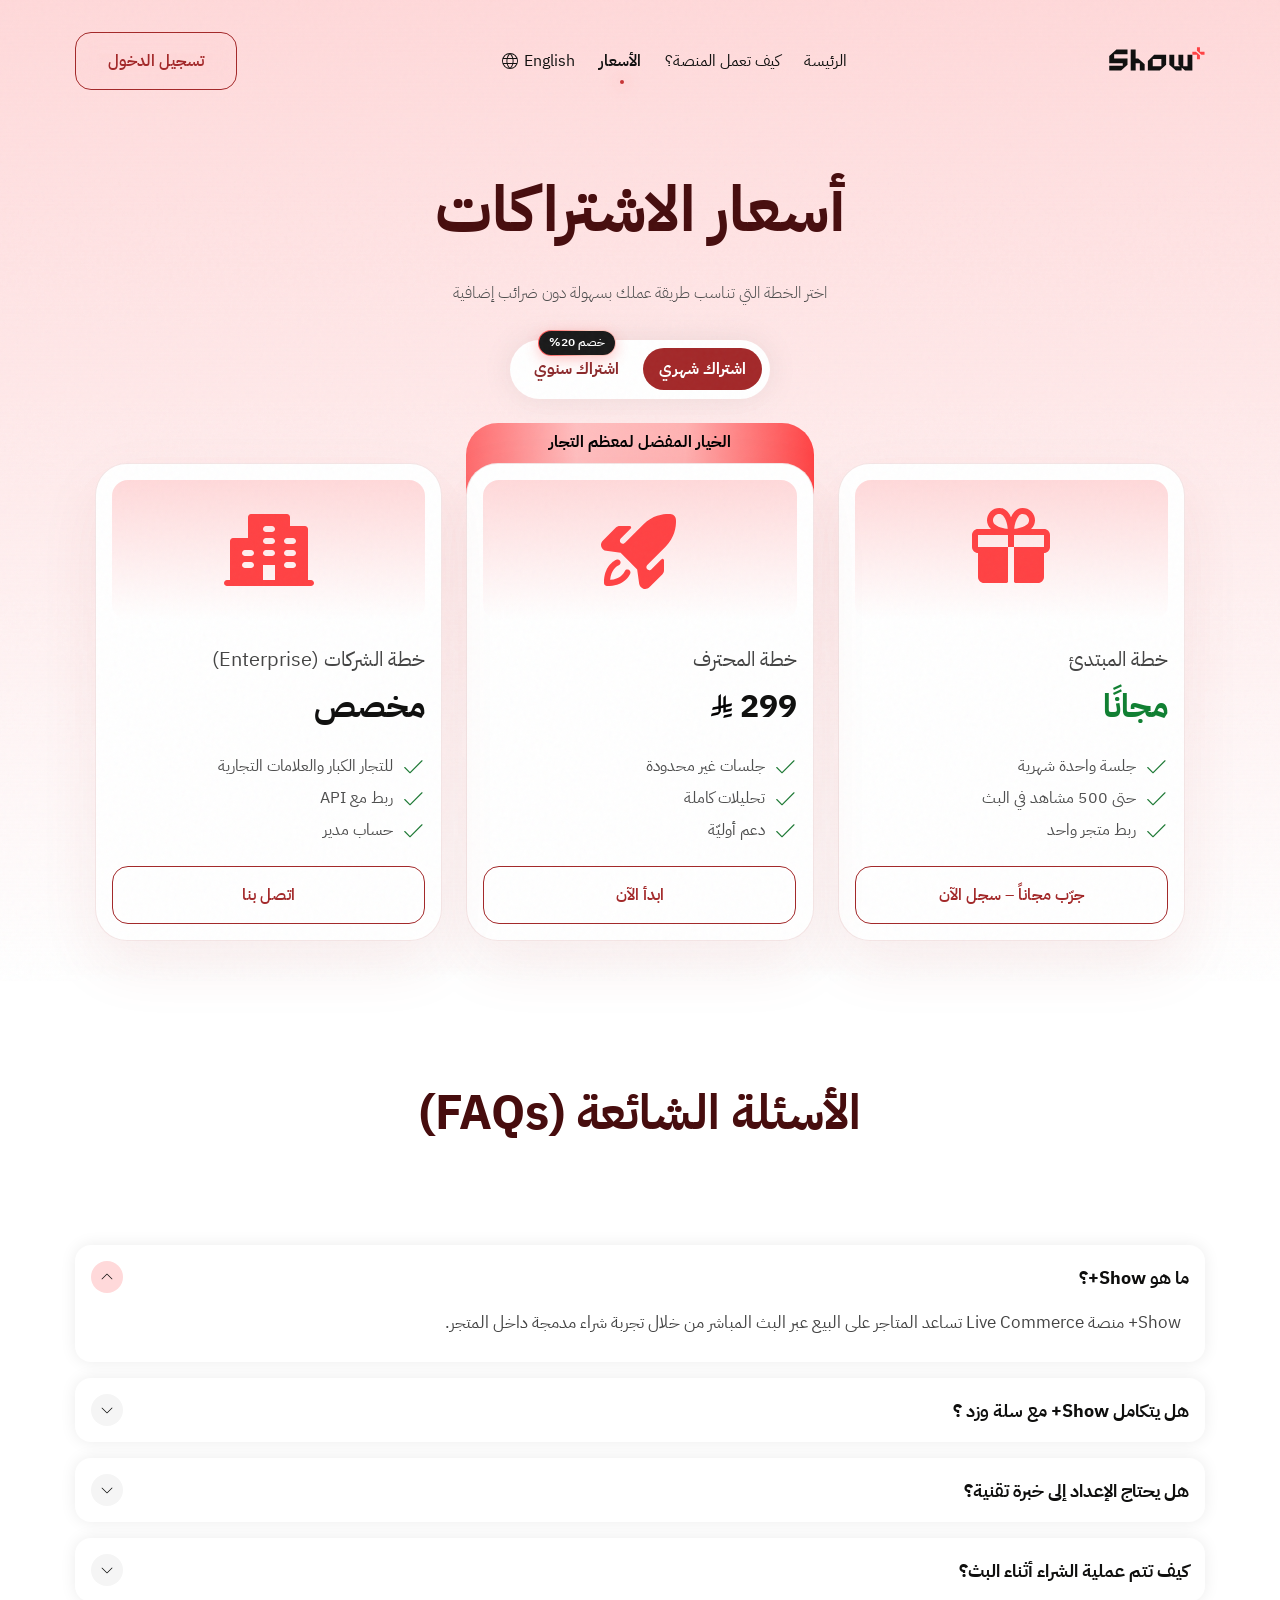
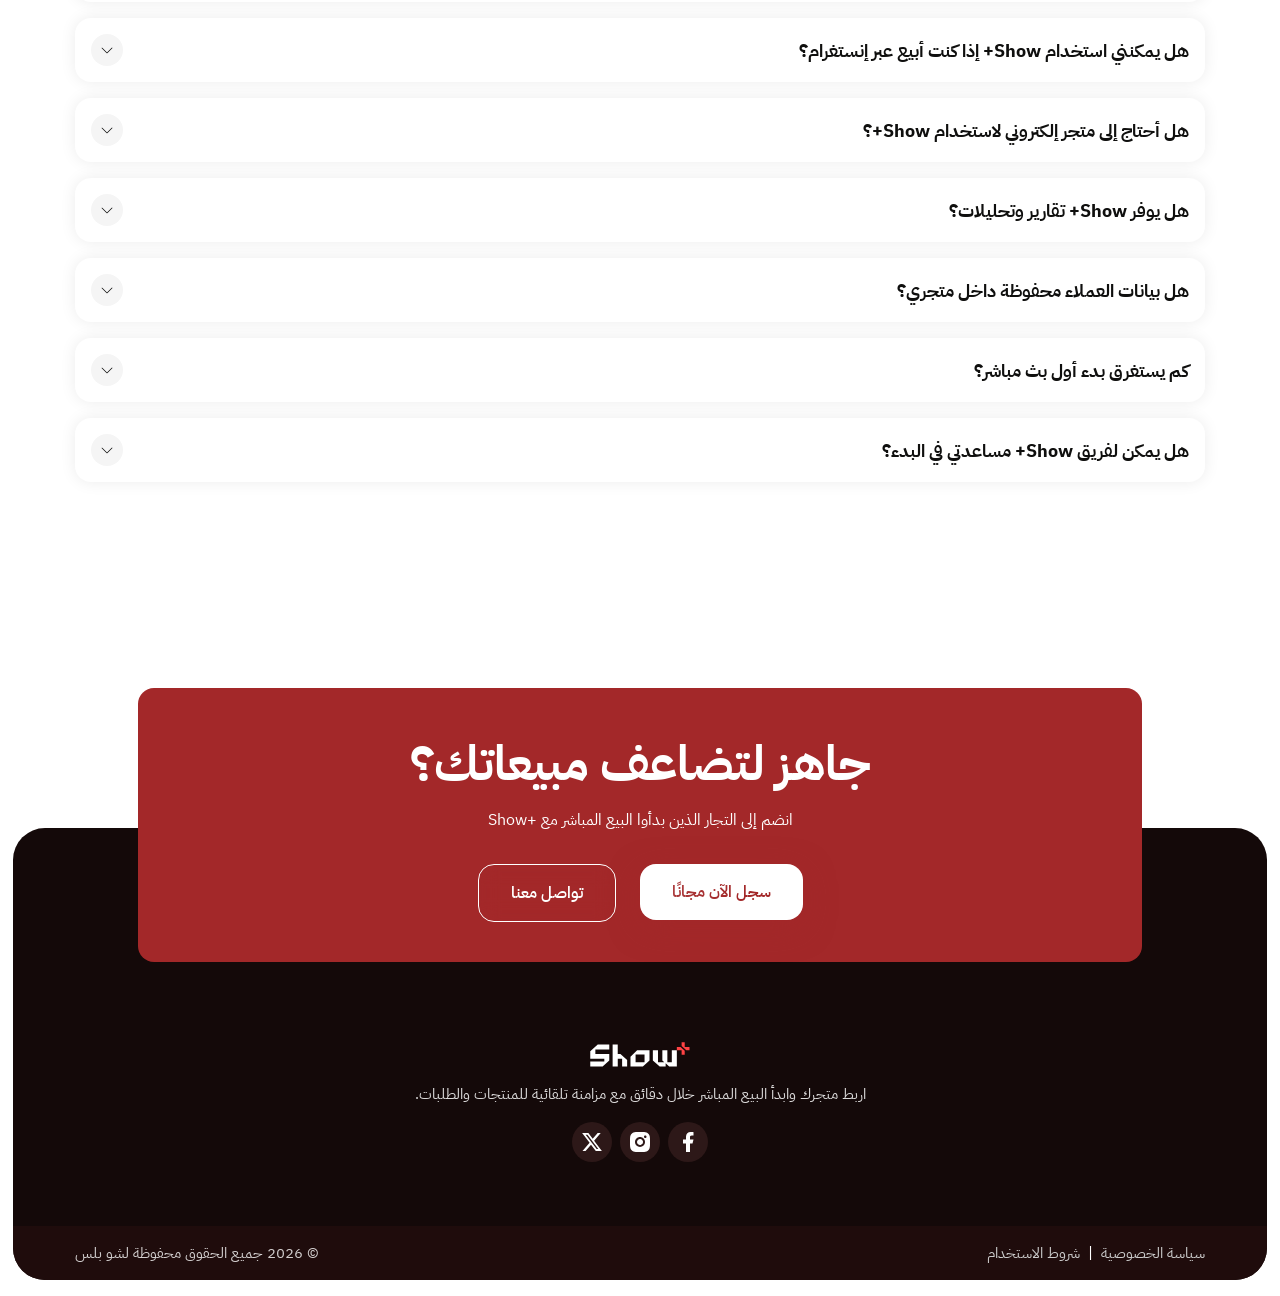
<file: pages/pricing.html>
<!doctype html>
<html lang="ar" dir="rtl">
  <head>
    <meta charset="UTF-8" />
    <meta name="viewport" content="width=device-width, initial-scale=1.0" />
    <title>Show Plus — الأسعار</title>
    <link rel="stylesheet" href="../css/style.css" />
    <link rel="stylesheet" href="../css/pricing.css" />
    <link rel="stylesheet" href="../css/how-it-works.css" />
    <link rel="stylesheet" href="../css/normalize.css" />
    <link rel="preconnect" href="https://fonts.googleapis.com" />
    <link rel="preconnect" href="https://fonts.gstatic.com" crossorigin />
    <link
      href="https://fonts.googleapis.com/css2?family=IBM+Plex+Sans+Arabic:wght@100;200;300;400;500;600;700&display=swap"
      rel="stylesheet"
    />
    <link
      rel="stylesheet"
      href="https://cdn.jsdelivr.net/npm/swiper@11/swiper-bundle.min.css"
    />
    <link rel="icon" type="image/png" href="../assets/images/favicon.png" />
  </head>

  <body class="pricing-page">
    <main class="main-home pricing primary-page">
      <div class="container">
        <nav>
          <a href="#" class="nav-logo">
            <img src="../assets/images/logo-black.svg" alt="Show Plus Logo" />
          </a>

          <button class="menu-toggle" id="menuToggle">
            <span></span>
            <span></span>
            <span></span>
          </button>

          <div class="nav-menu" id="navMenu">
            <a href="/">
              <img src="../assets/images/logo-black.svg" alt="Show Plus Logo" />
            </a>
            <ul>
              <li><a href="/">الرئيسة</a></li>
              <li><a href="./how-it-works.html">كيف تعمل المنصة؟</a></li>
              <li class="active"><a href="#">الأسعار</a></li>
              <li>
                <a href="./pricing-en.html"
                  >English
                  <svg
                    xmlns="http://www.w3.org/2000/svg"
                    width="20"
                    height="20"
                    viewBox="0 0 256 256"
                  >
                    <path
                      fill="currentColor"
                      d="M128 26a102 102 0 1 0 102 102A102.12 102.12 0 0 0 128 26m81.57 64h-40.38a132.6 132.6 0 0 0-25.73-50.67A90.29 90.29 0 0 1 209.57 90m8.43 38a89.7 89.7 0 0 1-3.83 26h-42.36a155.4 155.4 0 0 0 0-52h42.36a89.7 89.7 0 0 1 3.83 26m-90 87.83a110 110 0 0 1-15.19-19.45A124.2 124.2 0 0 1 99.35 166h57.3a124.2 124.2 0 0 1-13.46 30.38A110 110 0 0 1 128 215.83M96.45 154a139.2 139.2 0 0 1 0-52h63.1a139.2 139.2 0 0 1 0 52ZM38 128a89.7 89.7 0 0 1 3.83-26h42.36a155.4 155.4 0 0 0 0 52H41.83A89.7 89.7 0 0 1 38 128m90-87.83a110 110 0 0 1 15.19 19.45A124.2 124.2 0 0 1 156.65 90h-57.3a124.2 124.2 0 0 1 13.46-30.38A110 110 0 0 1 128 40.17m-15.46-.84A132.6 132.6 0 0 0 86.81 90H46.43a90.29 90.29 0 0 1 66.11-50.67M46.43 166h40.38a132.6 132.6 0 0 0 25.73 50.67A90.29 90.29 0 0 1 46.43 166m97 50.67A132.6 132.6 0 0 0 169.19 166h40.38a90.29 90.29 0 0 1-66.11 50.67Z"
                    />
                  </svg>
                </a>
              </li>
            </ul>

            <button class="secondary-btn">تسجيل الدخول</button>
          </div>
        </nav>

        <div class="overlay" id="overlay"></div>

        <section class="pricing-section">
          <div class="container">
            <div class="pricing-header">
              <div class="heading-column">
                <h1>أسعار الاشتراكات</h1>
                <p>اختر الخطة التي تناسب طريقة عملك بسهولة دون ضرائب إضافية</p>
              </div>
              <div class="pricing-billing-toggle">
                <button
                  type="button"
                  class="billing-btn active"
                  data-billing="monthly"
                >
                  اشتراك شهري
                </button>
                <button
                  type="button"
                  class="billing-btn yearly"
                  data-billing="yearly"
                >
                  اشتراك سنوي
                </button>
              </div>
            </div>

            <div class="pricing-grid">
              <article class="pricing-card free" data-plan="starter">
                <div class="card-icon">
                  <svg
                    xmlns="http://www.w3.org/2000/svg"
                    width="96"
                    height="96"
                    viewBox="0 0 96 96"
                    fill="none"
                  >
                    <path
                      d="M81 27H67.845C67.9912 26.8762 68.1412 26.7562 68.2837 26.625C69.4227 25.6131 70.3405 24.3772 70.98 22.9944C71.6194 21.6117 71.9667 20.1118 72 18.5887C72.0493 16.9225 71.7575 15.2638 71.1425 13.7144C70.5275 12.1651 69.6023 10.7577 68.4238 9.57886C67.2453 8.39997 65.8382 7.4744 64.289 6.85896C62.7399 6.24353 61.0812 5.95122 59.415 5.99999C57.8913 6.03281 56.3907 6.3798 55.0073 7.01926C53.6238 7.65872 52.3873 8.57687 51.375 9.71624C49.9746 11.3398 48.8359 13.1718 48 15.1462C47.1641 13.1718 46.0254 11.3398 44.625 9.71624C43.6127 8.57687 42.3762 7.65872 40.9927 7.01926C39.6093 6.3798 38.1087 6.03281 36.585 5.99999C34.9188 5.95122 33.2601 6.24353 31.711 6.85896C30.1618 7.4744 28.7547 8.39997 27.5762 9.57886C26.3976 10.7577 25.4725 12.1651 24.8575 13.7144C24.2426 15.2638 23.9507 16.9225 24 18.5887C24.0333 20.1118 24.3806 21.6117 25.02 22.9944C25.6595 24.3772 26.5773 25.6131 27.7163 26.625C27.8588 26.7487 28.0088 26.8687 28.155 27H15C13.4087 27 11.8826 27.6321 10.7574 28.7573C9.63214 29.8826 9 31.4087 9 33V45C9 46.5913 9.63214 48.1174 10.7574 49.2426C11.8826 50.3678 13.4087 51 15 51V75C15 76.5913 15.6321 78.1174 16.7574 79.2426C17.8826 80.3678 19.4087 81 21 81H43.5C43.8978 81 44.2794 80.8419 44.5607 80.5606C44.842 80.2793 45 79.8978 45 79.5V45H15V33H45V45H51V33H81V45H51V79.5C51 79.8978 51.158 80.2793 51.4393 80.5606C51.7206 80.8419 52.1022 81 52.5 81H75C76.5913 81 78.1174 80.3678 79.2426 79.2426C80.3679 78.1174 81 76.5913 81 75V51C82.5913 51 84.1174 50.3678 85.2426 49.2426C86.3679 48.1174 87 46.5913 87 45V33C87 31.4087 86.3679 29.8826 85.2426 28.7573C84.1174 27.6321 82.5913 27 81 27ZM31.6912 22.125C31.1669 21.6498 30.7463 21.0715 30.4559 20.4262C30.1656 19.7809 30.0116 19.0826 30.0037 18.375C29.9848 17.5459 30.1315 16.7213 30.4353 15.9496C30.739 15.1779 31.1938 14.4746 31.7728 13.8809C32.3519 13.2872 33.0436 12.815 33.8074 12.492C34.5713 12.169 35.3919 12.0018 36.2212 12H36.405C37.1126 12.0078 37.8109 12.1618 38.4562 12.4522C39.1015 12.7426 39.6799 13.1631 40.155 13.6875C43.3013 17.2425 44.4113 23.1375 44.8013 26.7825C41.1413 26.3962 35.25 25.2862 31.6912 22.125ZM64.3162 22.125C60.7575 25.275 54.8512 26.385 51.1912 26.775C51.6375 22.8337 52.875 17.0625 55.875 13.6912C56.3501 13.1669 56.9285 12.7463 57.5738 12.4559C58.2191 12.1655 58.9174 12.0116 59.625 12.0037H59.8088C60.6381 12.0089 61.4581 12.1796 62.2207 12.5058C62.9833 12.8319 63.6731 13.307 64.2497 13.9032C64.8263 14.4993 65.2781 15.2046 65.5787 15.9776C65.8792 16.7507 66.0225 17.5759 66 18.405C65.9876 19.1078 65.8311 19.8005 65.5401 20.4404C65.2492 21.0802 64.8301 21.6536 64.3088 22.125H64.3162Z"
                      fill="#FF4244"
                    />
                  </svg>
                </div>
                <div class="card-title">
                  <h5>خطة المبتدئ</h5>
                  <h3 class="pricing-amount">مجانًا</h3>
                </div>
                <ul class="pricing-features">
                  <li>
                    <svg
                      xmlns="http://www.w3.org/2000/svg"
                      width="24"
                      height="24"
                      viewBox="0 0 24 24"
                      fill="none"
                    >
                      <path
                        d="M21.3976 7.14751L9.39763 19.1475C9.29216 19.2528 9.14919 19.312 9.00013 19.312C8.85107 19.312 8.7081 19.2528 8.60263 19.1475L3.35263 13.8975C3.25327 13.7909 3.19918 13.6498 3.20175 13.5041C3.20432 13.3584 3.26335 13.2194 3.36641 13.1163C3.46947 13.0132 3.60851 12.9542 3.75424 12.9516C3.89996 12.9491 4.041 13.0031 4.14763 13.1025L9.00013 17.9541L20.6026 6.35251C20.7093 6.25315 20.8503 6.19905 20.996 6.20163C21.1417 6.2042 21.2808 6.26323 21.3838 6.36629C21.4869 6.46935 21.5459 6.60839 21.5485 6.75412C21.5511 6.89984 21.497 7.04088 21.3976 7.14751Z"
                        fill="#1E7A35"
                      />
                    </svg>
                    جلسة واحدة شهرية
                  </li>
                  <li>
                    <svg
                      xmlns="http://www.w3.org/2000/svg"
                      width="24"
                      height="24"
                      viewBox="0 0 24 24"
                      fill="none"
                    >
                      <path
                        d="M21.3976 7.14751L9.39763 19.1475C9.29216 19.2528 9.14919 19.312 9.00013 19.312C8.85107 19.312 8.7081 19.2528 8.60263 19.1475L3.35263 13.8975C3.25327 13.7909 3.19918 13.6498 3.20175 13.5041C3.20432 13.3584 3.26335 13.2194 3.36641 13.1163C3.46947 13.0132 3.60851 12.9542 3.75424 12.9516C3.89996 12.9491 4.041 13.0031 4.14763 13.1025L9.00013 17.9541L20.6026 6.35251C20.7093 6.25315 20.8503 6.19905 20.996 6.20163C21.1417 6.2042 21.2808 6.26323 21.3838 6.36629C21.4869 6.46935 21.5459 6.60839 21.5485 6.75412C21.5511 6.89984 21.497 7.04088 21.3976 7.14751Z"
                        fill="#1E7A35"
                      />
                    </svg>
                    حتى 500 مشاهد في البث
                  </li>
                  <li>
                    <svg
                      xmlns="http://www.w3.org/2000/svg"
                      width="24"
                      height="24"
                      viewBox="0 0 24 24"
                      fill="none"
                    >
                      <path
                        d="M21.3976 7.14751L9.39763 19.1475C9.29216 19.2528 9.14919 19.312 9.00013 19.312C8.85107 19.312 8.7081 19.2528 8.60263 19.1475L3.35263 13.8975C3.25327 13.7909 3.19918 13.6498 3.20175 13.5041C3.20432 13.3584 3.26335 13.2194 3.36641 13.1163C3.46947 13.0132 3.60851 12.9542 3.75424 12.9516C3.89996 12.9491 4.041 13.0031 4.14763 13.1025L9.00013 17.9541L20.6026 6.35251C20.7093 6.25315 20.8503 6.19905 20.996 6.20163C21.1417 6.2042 21.2808 6.26323 21.3838 6.36629C21.4869 6.46935 21.5459 6.60839 21.5485 6.75412C21.5511 6.89984 21.497 7.04088 21.3976 7.14751Z"
                        fill="#1E7A35"
                      />
                    </svg>
                    ربط متجر واحد
                  </li>
                </ul>
                <div class="pricing-action">
                  <button type="button" class="secondary-btn">
                    جرّب مجاناً – سجل الآن
                  </button>
                </div>
              </article>

              <div class="featured-container">
                <article class="pricing-card featured" data-plan="pro">
                  <div class="card-icon">
                    <svg
                      xmlns="http://www.w3.org/2000/svg"
                      width="96"
                      height="96"
                      viewBox="0 0 96 96"
                      fill="none"
                    >
                      <path
                        d="M38.194 71.6775C36.5027 75.375 30.859 84 15.0002 84C14.2046 84 13.4415 83.6839 12.8789 83.1213C12.3163 82.5587 12.0002 81.7956 12.0002 81C12.0002 65.1412 20.6252 59.4975 24.3227 57.8062C24.6812 57.6427 25.0684 57.5515 25.4622 57.5376C25.856 57.5238 26.2486 57.5876 26.6178 57.7255C26.9869 57.8634 27.3252 58.0726 27.6135 58.3413C27.9017 58.6099 28.1342 58.9327 28.2977 59.2912C28.4612 59.6497 28.5525 60.0369 28.5663 60.4307C28.5802 60.8245 28.5164 61.2172 28.3785 61.5863C28.2406 61.9554 28.0313 62.2937 27.7627 62.582C27.494 62.8702 27.1712 63.1027 26.8127 63.2662C24.4015 64.365 19.0802 67.9012 18.1427 77.8575C28.099 76.92 31.6427 71.5987 32.734 69.1875C32.8975 68.829 33.13 68.5062 33.4182 68.2375C33.7065 67.9689 34.0448 67.7596 34.4139 67.6217C34.783 67.4838 35.1757 67.42 35.5695 67.4339C35.9632 67.4477 36.3505 67.539 36.709 67.7025C37.0675 67.866 37.3903 68.0985 37.6589 68.3867C37.9276 68.675 38.1368 69.0133 38.2747 69.3824C38.4126 69.7515 38.4764 70.1442 38.4626 70.538C38.4487 70.9318 38.3575 71.319 38.194 71.6775ZM83.944 17.6775C83.8551 16.2147 83.2339 14.835 82.1976 13.7988C81.1614 12.7625 79.7817 12.1414 78.319 12.0525C73.6015 11.7712 61.5452 12.2025 51.544 22.2037L33.0002 40.7625C32.7217 41.0415 32.391 41.2629 32.027 41.414C31.6629 41.5652 31.2727 41.6432 30.8785 41.6435C30.0824 41.6442 29.3186 41.3287 28.7552 40.7662C28.1918 40.2038 27.8749 39.4406 27.8742 38.6445C27.8735 37.8484 28.189 37.0847 28.7515 36.5212L38.7115 26.5575C38.92 26.3477 39.0618 26.081 39.1192 25.7909C39.1765 25.5007 39.1468 25.2001 39.0338 24.9268C38.9208 24.6535 38.7295 24.4197 38.484 24.2548C38.2385 24.0899 37.9497 24.0012 37.654 24H27.8815C27.0911 23.9958 26.3078 24.1488 25.5771 24.4501C24.8464 24.7514 24.1829 25.195 23.6252 25.755L10.7627 38.625C9.97389 39.4133 9.42037 40.4058 9.16427 41.4912C8.90817 42.5765 8.95962 43.7118 9.31286 44.7696C9.66609 45.8273 10.3071 46.7657 11.164 47.4794C12.0209 48.1931 13.0598 48.6539 14.164 48.81L28.5902 50.8237L45.169 67.4025L47.1827 81.8362C47.3376 82.9405 47.7982 83.9794 48.5126 84.8356C49.2269 85.6918 50.1666 86.3311 51.2252 86.6812C51.8418 86.8873 52.4876 86.9924 53.1377 86.9925C53.9249 86.9942 54.7047 86.84 55.432 86.5387C56.1593 86.2375 56.8197 85.7953 57.3752 85.2375L70.2452 72.375C70.8036 71.816 71.246 71.1523 71.5472 70.4219C71.8484 69.6915 72.0023 68.9088 72.0002 68.1187V58.3462C71.9997 58.0497 71.9113 57.76 71.7462 57.5137C71.5811 57.2674 71.3467 57.0755 71.0727 56.9623C70.7986 56.8492 70.4971 56.8198 70.2063 56.8779C69.9156 56.936 69.6485 57.0789 69.439 57.2887L59.4752 67.2487C59.1838 67.5404 58.8354 67.769 58.4517 67.92C58.068 68.071 57.6573 68.1413 57.2453 68.1266C56.8332 68.1118 56.4286 68.0122 56.0567 67.8341C55.6849 67.656 55.3537 67.4031 55.084 67.0912C54.5919 66.4959 54.3418 65.7373 54.3835 64.966C54.4252 64.1948 54.7556 63.4675 55.309 62.9287L73.7852 44.4525C83.794 34.4475 84.2252 22.3912 83.944 17.67V17.6775Z"
                        fill="#FF4244"
                      />
                    </svg>
                  </div>
                  <div class="card-title">
                    <h5>خطة المحترف</h5>
                    <h3 class="pricing-amount">
                      299
                      <svg
                        xmlns="http://www.w3.org/2000/svg"
                        width="21"
                        height="24"
                        viewBox="0 0 21 24"
                        fill="none"
                      >
                        <g clip-path="url(#clip0_893_14879)">
                          <path
                            d="M13.0694 21.2613C12.6947 22.1109 12.4469 23.033 12.3521 24L20.2823 22.2762C20.657 21.4267 20.9046 20.5044 20.9996 19.5375L13.0694 21.2613Z"
                            fill="#0F0F0E"
                          />
                          <path
                            d="M20.2822 17.1119C20.6569 16.2624 20.9046 15.3401 20.9995 14.3732L14.8221 15.7167V13.134L20.282 11.9476C20.6567 11.0981 20.9044 10.1758 20.9993 9.20886L14.8219 10.5512V1.26324C13.8753 1.8067 13.0347 2.53011 12.3514 3.38341V11.0883L9.8808 11.6253V0C8.93424 0.543271 8.09359 1.26687 7.41024 2.12017V12.1621L1.88236 13.3632C1.50762 14.2127 1.25973 15.135 1.16464 16.1019L7.41024 14.7447V17.9971L0.71686 19.4515C0.34212 20.301 0.0944109 21.2233 -0.000488281 22.1903L7.00561 20.6678C7.57594 20.5465 8.06613 20.2017 8.38483 19.7272L9.6697 17.7793V17.7789C9.80309 17.5774 9.8808 17.3344 9.8808 17.0727V14.2078L12.3514 13.6708V18.8361L20.282 17.1115L20.2822 17.1119Z"
                            fill="#0F0F0E"
                          />
                        </g>
                        <defs>
                          <clipPath id="clip0_893_14879">
                            <rect width="21" height="24" fill="white" />
                          </clipPath>
                        </defs>
                      </svg>
                    </h3>
                  </div>
                  <ul class="pricing-features">
                    <li>
                      <svg
                        xmlns="http://www.w3.org/2000/svg"
                        width="24"
                        height="24"
                        viewBox="0 0 24 24"
                        fill="none"
                      >
                        <path
                          d="M21.3976 7.14751L9.39763 19.1475C9.29216 19.2528 9.14919 19.312 9.00013 19.312C8.85107 19.312 8.7081 19.2528 8.60263 19.1475L3.35263 13.8975C3.25327 13.7909 3.19918 13.6498 3.20175 13.5041C3.20432 13.3584 3.26335 13.2194 3.36641 13.1163C3.46947 13.0132 3.60851 12.9542 3.75424 12.9516C3.89996 12.9491 4.041 13.0031 4.14763 13.1025L9.00013 17.9541L20.6026 6.35251C20.7093 6.25315 20.8503 6.19905 20.996 6.20163C21.1417 6.2042 21.2808 6.26323 21.3838 6.36629C21.4869 6.46935 21.5459 6.60839 21.5485 6.75412C21.5511 6.89984 21.497 7.04088 21.3976 7.14751Z"
                          fill="#1E7A35"
                        />
                      </svg>
                      جلسات غير محدودة
                    </li>
                    <li>
                      <svg
                        xmlns="http://www.w3.org/2000/svg"
                        width="24"
                        height="24"
                        viewBox="0 0 24 24"
                        fill="none"
                      >
                        <path
                          d="M21.3976 7.14751L9.39763 19.1475C9.29216 19.2528 9.14919 19.312 9.00013 19.312C8.85107 19.312 8.7081 19.2528 8.60263 19.1475L3.35263 13.8975C3.25327 13.7909 3.19918 13.6498 3.20175 13.5041C3.20432 13.3584 3.26335 13.2194 3.36641 13.1163C3.46947 13.0132 3.60851 12.9542 3.75424 12.9516C3.89996 12.9491 4.041 13.0031 4.14763 13.1025L9.00013 17.9541L20.6026 6.35251C20.7093 6.25315 20.8503 6.19905 20.996 6.20163C21.1417 6.2042 21.2808 6.26323 21.3838 6.36629C21.4869 6.46935 21.5459 6.60839 21.5485 6.75412C21.5511 6.89984 21.497 7.04088 21.3976 7.14751Z"
                          fill="#1E7A35"
                        />
                      </svg>
                      تحليلات كاملة
                    </li>
                    <li>
                      <svg
                        xmlns="http://www.w3.org/2000/svg"
                        width="24"
                        height="24"
                        viewBox="0 0 24 24"
                        fill="none"
                      >
                        <path
                          d="M21.3976 7.14751L9.39763 19.1475C9.29216 19.2528 9.14919 19.312 9.00013 19.312C8.85107 19.312 8.7081 19.2528 8.60263 19.1475L3.35263 13.8975C3.25327 13.7909 3.19918 13.6498 3.20175 13.5041C3.20432 13.3584 3.26335 13.2194 3.36641 13.1163C3.46947 13.0132 3.60851 12.9542 3.75424 12.9516C3.89996 12.9491 4.041 13.0031 4.14763 13.1025L9.00013 17.9541L20.6026 6.35251C20.7093 6.25315 20.8503 6.19905 20.996 6.20163C21.1417 6.2042 21.2808 6.26323 21.3838 6.36629C21.4869 6.46935 21.5459 6.60839 21.5485 6.75412C21.5511 6.89984 21.497 7.04088 21.3976 7.14751Z"
                          fill="#1E7A35"
                        />
                      </svg>
                      دعم أوليّة
                    </li>
                  </ul>
                  <div class="pricing-action">
                    <button type="button" class="secondary-btn">
                      ابدأ الآن
                    </button>
                  </div>
                </article>
              </div>

              <article class="pricing-card" data-plan="enterprise">
                <div class="card-icon">
                  <svg
                    xmlns="http://www.w3.org/2000/svg"
                    width="96"
                    height="96"
                    viewBox="0 0 96 96"
                    fill="none"
                  >
                    <path
                      d="M90 78H87V27C87 26.2044 86.6839 25.4413 86.1213 24.8787C85.5587 24.3161 84.7956 24 84 24H69V15C69 14.2044 68.6839 13.4413 68.1213 12.8787C67.5587 12.3161 66.7957 12 66 12H30C29.2044 12 28.4413 12.3161 27.8787 12.8787C27.3161 13.4413 27 14.2044 27 15V36H12C11.2044 36 10.4413 36.3161 9.87868 36.8787C9.31607 37.4413 9 38.2044 9 39V78H6C5.20435 78 4.44129 78.3161 3.87868 78.8787C3.31607 79.4413 3 80.2044 3 81C3 81.7956 3.31607 82.5587 3.87868 83.1213C4.44129 83.6839 5.20435 84 6 84H90C90.7956 84 91.5587 83.6839 92.1213 83.1213C92.6839 82.5587 93 81.7956 93 81C93 80.2044 92.6839 79.4413 92.1213 78.8787C91.5587 78.3161 90.7956 78 90 78ZM30 66H24C23.2044 66 22.4413 65.6839 21.8787 65.1213C21.3161 64.5587 21 63.7957 21 63C21 62.2043 21.3161 61.4413 21.8787 60.8787C22.4413 60.3161 23.2044 60 24 60H30C30.7956 60 31.5587 60.3161 32.1213 60.8787C32.6839 61.4413 33 62.2043 33 63C33 63.7957 32.6839 64.5587 32.1213 65.1213C31.5587 65.6839 30.7956 66 30 66ZM30 54H24C23.2044 54 22.4413 53.6839 21.8787 53.1213C21.3161 52.5587 21 51.7957 21 51C21 50.2043 21.3161 49.4413 21.8787 48.8787C22.4413 48.3161 23.2044 48 24 48H30C30.7956 48 31.5587 48.3161 32.1213 48.8787C32.6839 49.4413 33 50.2043 33 51C33 51.7957 32.6839 52.5587 32.1213 53.1213C31.5587 53.6839 30.7956 54 30 54ZM54 78H42V63H54V78ZM51 54H45C44.2043 54 43.4413 53.6839 42.8787 53.1213C42.3161 52.5587 42 51.7957 42 51C42 50.2043 42.3161 49.4413 42.8787 48.8787C43.4413 48.3161 44.2043 48 45 48H51C51.7957 48 52.5587 48.3161 53.1213 48.8787C53.6839 49.4413 54 50.2043 54 51C54 51.7957 53.6839 52.5587 53.1213 53.1213C52.5587 53.6839 51.7957 54 51 54ZM51 42H45C44.2043 42 43.4413 41.6839 42.8787 41.1213C42.3161 40.5587 42 39.7956 42 39C42 38.2044 42.3161 37.4413 42.8787 36.8787C43.4413 36.3161 44.2043 36 45 36H51C51.7957 36 52.5587 36.3161 53.1213 36.8787C53.6839 37.4413 54 38.2044 54 39C54 39.7956 53.6839 40.5587 53.1213 41.1213C52.5587 41.6839 51.7957 42 51 42ZM51 30H45C44.2043 30 43.4413 29.6839 42.8787 29.1213C42.3161 28.5587 42 27.7956 42 27C42 26.2044 42.3161 25.4413 42.8787 24.8787C43.4413 24.3161 44.2043 24 45 24H51C51.7957 24 52.5587 24.3161 53.1213 24.8787C53.6839 25.4413 54 26.2044 54 27C54 27.7956 53.6839 28.5587 53.1213 29.1213C52.5587 29.6839 51.7957 30 51 30ZM72 66H66C65.2043 66 64.4413 65.6839 63.8787 65.1213C63.3161 64.5587 63 63.7957 63 63C63 62.2043 63.3161 61.4413 63.8787 60.8787C64.4413 60.3161 65.2043 60 66 60H72C72.7956 60 73.5587 60.3161 74.1213 60.8787C74.6839 61.4413 75 62.2043 75 63C75 63.7957 74.6839 64.5587 74.1213 65.1213C73.5587 65.6839 72.7956 66 72 66ZM72 54H66C65.2043 54 64.4413 53.6839 63.8787 53.1213C63.3161 52.5587 63 51.7957 63 51C63 50.2043 63.3161 49.4413 63.8787 48.8787C64.4413 48.3161 65.2043 48 66 48H72C72.7956 48 73.5587 48.3161 74.1213 48.8787C74.6839 49.4413 75 50.2043 75 51C75 51.7957 74.6839 52.5587 74.1213 53.1213C73.5587 53.6839 72.7956 54 72 54ZM72 42H66C65.2043 42 64.4413 41.6839 63.8787 41.1213C63.3161 40.5587 63 39.7956 63 39C63 38.2044 63.3161 37.4413 63.8787 36.8787C64.4413 36.3161 65.2043 36 66 36H72C72.7956 36 73.5587 36.3161 74.1213 36.8787C74.6839 37.4413 75 38.2044 75 39C75 39.7956 74.6839 40.5587 74.1213 41.1213C73.5587 41.6839 72.7956 42 72 42Z"
                      fill="#FF4244"
                    />
                  </svg>
                </div>
                <div class="card-title">
                  <h5>خطة الشركات (Enterprise)</h5>
                  <h3 class="pricing-amount">مخصص</h3>
                </div>
                <ul class="pricing-features">
                  <li>
                    <svg
                      xmlns="http://www.w3.org/2000/svg"
                      width="24"
                      height="24"
                      viewBox="0 0 24 24"
                      fill="none"
                    >
                      <path
                        d="M21.3976 7.14751L9.39763 19.1475C9.29216 19.2528 9.14919 19.312 9.00013 19.312C8.85107 19.312 8.7081 19.2528 8.60263 19.1475L3.35263 13.8975C3.25327 13.7909 3.19918 13.6498 3.20175 13.5041C3.20432 13.3584 3.26335 13.2194 3.36641 13.1163C3.46947 13.0132 3.60851 12.9542 3.75424 12.9516C3.89996 12.9491 4.041 13.0031 4.14763 13.1025L9.00013 17.9541L20.6026 6.35251C20.7093 6.25315 20.8503 6.19905 20.996 6.20163C21.1417 6.2042 21.2808 6.26323 21.3838 6.36629C21.4869 6.46935 21.5459 6.60839 21.5485 6.75412C21.5511 6.89984 21.497 7.04088 21.3976 7.14751Z"
                        fill="#1E7A35"
                      />
                    </svg>
                    للتجار الكبار والعلامات التجارية
                  </li>
                  <li>
                    <svg
                      xmlns="http://www.w3.org/2000/svg"
                      width="24"
                      height="24"
                      viewBox="0 0 24 24"
                      fill="none"
                    >
                      <path
                        d="M21.3976 7.14751L9.39763 19.1475C9.29216 19.2528 9.14919 19.312 9.00013 19.312C8.85107 19.312 8.7081 19.2528 8.60263 19.1475L3.35263 13.8975C3.25327 13.7909 3.19918 13.6498 3.20175 13.5041C3.20432 13.3584 3.26335 13.2194 3.36641 13.1163C3.46947 13.0132 3.60851 12.9542 3.75424 12.9516C3.89996 12.9491 4.041 13.0031 4.14763 13.1025L9.00013 17.9541L20.6026 6.35251C20.7093 6.25315 20.8503 6.19905 20.996 6.20163C21.1417 6.2042 21.2808 6.26323 21.3838 6.36629C21.4869 6.46935 21.5459 6.60839 21.5485 6.75412C21.5511 6.89984 21.497 7.04088 21.3976 7.14751Z"
                        fill="#1E7A35"
                      />
                    </svg>
                    ربط مع API
                  </li>
                  <li>
                    <svg
                      xmlns="http://www.w3.org/2000/svg"
                      width="24"
                      height="24"
                      viewBox="0 0 24 24"
                      fill="none"
                    >
                      <path
                        d="M21.3976 7.14751L9.39763 19.1475C9.29216 19.2528 9.14919 19.312 9.00013 19.312C8.85107 19.312 8.7081 19.2528 8.60263 19.1475L3.35263 13.8975C3.25327 13.7909 3.19918 13.6498 3.20175 13.5041C3.20432 13.3584 3.26335 13.2194 3.36641 13.1163C3.46947 13.0132 3.60851 12.9542 3.75424 12.9516C3.89996 12.9491 4.041 13.0031 4.14763 13.1025L9.00013 17.9541L20.6026 6.35251C20.7093 6.25315 20.8503 6.19905 20.996 6.20163C21.1417 6.2042 21.2808 6.26323 21.3838 6.36629C21.4869 6.46935 21.5459 6.60839 21.5485 6.75412C21.5511 6.89984 21.497 7.04088 21.3976 7.14751Z"
                        fill="#1E7A35"
                      />
                    </svg>
                    حساب مدير
                  </li>
                </ul>
                <div class="pricing-action">
                  <button type="button" class="secondary-btn">اتصل بنا</button>
                </div>
              </article>
            </div>
          </div>
        </section>
      </div>
    </main>

    <section class="faq-section primary-section">
      <div class="container">
        <h2 class="section-heading">الأسئلة الشائعة (FAQs)</h2>
        <div class="faq-list">
          <div class="faq-item active">
            <button class="faq-question" aria-expanded="true">
              <h6>ما هو Show+؟</h6>
              <span class="faq-arrow"
                ><svg
                  xmlns="http://www.w3.org/2000/svg"
                  width="16"
                  height="16"
                  viewBox="0 0 16 16"
                  fill="none"
                >
                  <path
                    d="M12.7349 5.73509C12.7693 5.69824 12.8107 5.66869 12.8567 5.6482C12.9027 5.6277 12.9523 5.61668 13.0027 5.61579C13.053 5.6149 13.103 5.62416 13.1497 5.64302C13.1964 5.66189 13.2388 5.68996 13.2744 5.72557C13.3101 5.76118 13.3381 5.80359 13.357 5.85029C13.3758 5.89698 13.3851 5.947 13.3842 5.99735C13.3833 6.0477 13.3723 6.09736 13.3518 6.14336C13.3313 6.18936 13.3018 6.23076 13.2649 6.26509L8.26492 11.2651C8.19461 11.3353 8.0993 11.3748 7.99992 11.3748C7.90055 11.3748 7.80524 11.3353 7.73492 11.2651L2.73492 6.26509C2.66868 6.194 2.63262 6.09998 2.63434 6.00283C2.63605 5.90568 2.67541 5.81298 2.74411 5.74428C2.81282 5.67557 2.90551 5.63621 3.00266 5.6345C3.09981 5.63279 3.19384 5.66885 3.26492 5.73509L7.99992 10.4695L12.7349 5.73509Z"
                    fill="#0F0F0E"
                  /></svg
              ></span>
            </button>
            <div class="faq-answer" style="display: block">
              Show+ منصة Live Commerce تساعد المتاجر على البيع عبر البث المباشر
              من خلال تجربة شراء مدمجة داخل المتجر.
            </div>
          </div>
          <div class="faq-item">
            <button class="faq-question" aria-expanded="false">
              <h6>هل يتكامل Show+ مع سلة وزد ؟</h6>
              <span class="faq-arrow"
                ><svg
                  xmlns="http://www.w3.org/2000/svg"
                  width="16"
                  height="16"
                  viewBox="0 0 16 16"
                  fill="none"
                >
                  <path
                    d="M12.7349 5.73509C12.7693 5.69824 12.8107 5.66869 12.8567 5.6482C12.9027 5.6277 12.9523 5.61668 13.0027 5.61579C13.053 5.6149 13.103 5.62416 13.1497 5.64302C13.1964 5.66189 13.2388 5.68996 13.2744 5.72557C13.3101 5.76118 13.3381 5.80359 13.357 5.85029C13.3758 5.89698 13.3851 5.947 13.3842 5.99735C13.3833 6.0477 13.3723 6.09736 13.3518 6.14336C13.3313 6.18936 13.3018 6.23076 13.2649 6.26509L8.26492 11.2651C8.19461 11.3353 8.0993 11.3748 7.99992 11.3748C7.90055 11.3748 7.80524 11.3353 7.73492 11.2651L2.73492 6.26509C2.66868 6.194 2.63262 6.09998 2.63434 6.00283C2.63605 5.90568 2.67541 5.81298 2.74411 5.74428C2.81282 5.67557 2.90551 5.63621 3.00266 5.6345C3.09981 5.63279 3.19384 5.66885 3.26492 5.73509L7.99992 10.4695L12.7349 5.73509Z"
                    fill="#0F0F0E"
                  /></svg
              ></span>
            </button>
            <div class="faq-answer">
              نعم، يمكن ربط Show+ مباشرة مع متجرك على سلة أو زد لعرض المنتجات
              واستقبال الطلبات أثناء البث.
            </div>
          </div>
          <div class="faq-item">
            <button class="faq-question" aria-expanded="false">
              <h6>هل يحتاج الإعداد إلى خبرة تقنية؟</h6>
              <span class="faq-arrow"
                ><svg
                  xmlns="http://www.w3.org/2000/svg"
                  width="16"
                  height="16"
                  viewBox="0 0 16 16"
                  fill="none"
                >
                  <path
                    d="M12.7349 5.73509C12.7693 5.69824 12.8107 5.66869 12.8567 5.6482C12.9027 5.6277 12.9523 5.61668 13.0027 5.61579C13.053 5.6149 13.103 5.62416 13.1497 5.64302C13.1964 5.66189 13.2388 5.68996 13.2744 5.72557C13.3101 5.76118 13.3381 5.80359 13.357 5.85029C13.3758 5.89698 13.3851 5.947 13.3842 5.99735C13.3833 6.0477 13.3723 6.09736 13.3518 6.14336C13.3313 6.18936 13.3018 6.23076 13.2649 6.26509L8.26492 11.2651C8.19461 11.3353 8.0993 11.3748 7.99992 11.3748C7.90055 11.3748 7.80524 11.3353 7.73492 11.2651L2.73492 6.26509C2.66868 6.194 2.63262 6.09998 2.63434 6.00283C2.63605 5.90568 2.67541 5.81298 2.74411 5.74428C2.81282 5.67557 2.90551 5.63621 3.00266 5.6345C3.09981 5.63279 3.19384 5.66885 3.26492 5.73509L7.99992 10.4695L12.7349 5.73509Z"
                    fill="#0F0F0E"
                  /></svg
              ></span>
            </button>
            <div class="faq-answer">
              لا، يمكنك ربط متجرك وبدء أول بث مباشر بسهولة خلال دقائق.
            </div>
          </div>
          <div class="faq-item">
            <button class="faq-question" aria-expanded="false">
              <h6>كيف تتم عملية الشراء أثناء البث؟</h6>
              <span class="faq-arrow"
                ><svg
                  xmlns="http://www.w3.org/2000/svg"
                  width="16"
                  height="16"
                  viewBox="0 0 16 16"
                  fill="none"
                >
                  <path
                    d="M12.7349 5.73509C12.7693 5.69824 12.8107 5.66869 12.8567 5.6482C12.9027 5.6277 12.9523 5.61668 13.0027 5.61579C13.053 5.6149 13.103 5.62416 13.1497 5.64302C13.1964 5.66189 13.2388 5.68996 13.2744 5.72557C13.3101 5.76118 13.3381 5.80359 13.357 5.85029C13.3758 5.89698 13.3851 5.947 13.3842 5.99735C13.3833 6.0477 13.3723 6.09736 13.3518 6.14336C13.3313 6.18936 13.3018 6.23076 13.2649 6.26509L8.26492 11.2651C8.19461 11.3353 8.0993 11.3748 7.99992 11.3748C7.90055 11.3748 7.80524 11.3353 7.73492 11.2651L2.73492 6.26509C2.66868 6.194 2.63262 6.09998 2.63434 6.00283C2.63605 5.90568 2.67541 5.81298 2.74411 5.74428C2.81282 5.67557 2.90551 5.63621 3.00266 5.6345C3.09981 5.63279 3.19384 5.66885 3.26492 5.73509L7.99992 10.4695L12.7349 5.73509Z"
                    fill="#0F0F0E"
                  /></svg
              ></span>
            </button>
            <div class="faq-answer">
              تظهر المنتجات للمشاهد أثناء البث مع إمكانية الشراء مباشرة بدون
              مغادرة المتجر.
            </div>
          </div>
          <div class="faq-item">
            <button class="faq-question" aria-expanded="false">
              <h6>هل يمكنني استخدام Show+ إذا كنت أبيع عبر إنستغرام؟</h6>
              <span class="faq-arrow"
                ><svg
                  xmlns="http://www.w3.org/2000/svg"
                  width="16"
                  height="16"
                  viewBox="0 0 16 16"
                  fill="none"
                >
                  <path
                    d="M12.7349 5.73509C12.7693 5.69824 12.8107 5.66869 12.8567 5.6482C12.9027 5.6277 12.9523 5.61668 13.0027 5.61579C13.053 5.6149 13.103 5.62416 13.1497 5.64302C13.1964 5.66189 13.2388 5.68996 13.2744 5.72557C13.3101 5.76118 13.3381 5.80359 13.357 5.85029C13.3758 5.89698 13.3851 5.947 13.3842 5.99735C13.3833 6.0477 13.3723 6.09736 13.3518 6.14336C13.3313 6.18936 13.3018 6.23076 13.2649 6.26509L8.26492 11.2651C8.19461 11.3353 8.0993 11.3748 7.99992 11.3748C7.90055 11.3748 7.80524 11.3353 7.73492 11.2651L2.73492 6.26509C2.66868 6.194 2.63262 6.09998 2.63434 6.00283C2.63605 5.90568 2.67541 5.81298 2.74411 5.74428C2.81282 5.67557 2.90551 5.63621 3.00266 5.6345C3.09981 5.63279 3.19384 5.66885 3.26492 5.73509L7.99992 10.4695L12.7349 5.73509Z"
                    fill="#0F0F0E"
                  /></svg
              ></span>
            </button>
            <div class="faq-answer">
              نعم، Show+ مناسب للتجار الذين يريدون تحويل المشاهدات والتفاعل إلى
              طلبات مباشرة داخل متجرهم.
            </div>
          </div>
          <div class="faq-item">
            <button class="faq-question" aria-expanded="false">
              <h6>هل أحتاج إلى متجر إلكتروني لاستخدام Show+؟</h6>
              <span class="faq-arrow"
                ><svg
                  xmlns="http://www.w3.org/2000/svg"
                  width="16"
                  height="16"
                  viewBox="0 0 16 16"
                  fill="none"
                >
                  <path
                    d="M12.7349 5.73509C12.7693 5.69824 12.8107 5.66869 12.8567 5.6482C12.9027 5.6277 12.9523 5.61668 13.0027 5.61579C13.053 5.6149 13.103 5.62416 13.1497 5.64302C13.1964 5.66189 13.2388 5.68996 13.2744 5.72557C13.3101 5.76118 13.3381 5.80359 13.357 5.85029C13.3758 5.89698 13.3851 5.947 13.3842 5.99735C13.3833 6.0477 13.3723 6.09736 13.3518 6.14336C13.3313 6.18936 13.3018 6.23076 13.2649 6.26509L8.26492 11.2651C8.19461 11.3353 8.0993 11.3748 7.99992 11.3748C7.90055 11.3748 7.80524 11.3353 7.73492 11.2651L2.73492 6.26509C2.66868 6.194 2.63262 6.09998 2.63434 6.00283C2.63605 5.90568 2.67541 5.81298 2.74411 5.74428C2.81282 5.67557 2.90551 5.63621 3.00266 5.6345C3.09981 5.63279 3.19384 5.66885 3.26492 5.73509L7.99992 10.4695L12.7349 5.73509Z"
                    fill="#0F0F0E"
                  /></svg
              ></span>
            </button>
            <div class="faq-answer">
              نعم، يعمل Show+ مع المتاجر الإلكترونية مثل سلة وزد لتوفير تجربة
              بيع مباشر متكاملة.
            </div>
          </div>
          <div class="faq-item">
            <button class="faq-question" aria-expanded="false">
              <h6>هل يوفر Show+ تقارير وتحليلات؟</h6>
              <span class="faq-arrow"
                ><svg
                  xmlns="http://www.w3.org/2000/svg"
                  width="16"
                  height="16"
                  viewBox="0 0 16 16"
                  fill="none"
                >
                  <path
                    d="M12.7349 5.73509C12.7693 5.69824 12.8107 5.66869 12.8567 5.6482C12.9027 5.6277 12.9523 5.61668 13.0027 5.61579C13.053 5.6149 13.103 5.62416 13.1497 5.64302C13.1964 5.66189 13.2388 5.68996 13.2744 5.72557C13.3101 5.76118 13.3381 5.80359 13.357 5.85029C13.3758 5.89698 13.3851 5.947 13.3842 5.99735C13.3833 6.0477 13.3723 6.09736 13.3518 6.14336C13.3313 6.18936 13.3018 6.23076 13.2649 6.26509L8.26492 11.2651C8.19461 11.3353 8.0993 11.3748 7.99992 11.3748C7.90055 11.3748 7.80524 11.3353 7.73492 11.2651L2.73492 6.26509C2.66868 6.194 2.63262 6.09998 2.63434 6.00283C2.63605 5.90568 2.67541 5.81298 2.74411 5.74428C2.81282 5.67557 2.90551 5.63621 3.00266 5.6345C3.09981 5.63279 3.19384 5.66885 3.26492 5.73509L7.99992 10.4695L12.7349 5.73509Z"
                    fill="#0F0F0E"
                  /></svg
              ></span>
            </button>
            <div class="faq-answer">
              نعم، يمكنك متابعة الطلبات، التفاعل، وأداء جلسات البث من خلال لوحة
              تحكم واحدة.
            </div>
          </div>
          <div class="faq-item">
            <button class="faq-question" aria-expanded="false">
              <h6>هل بيانات العملاء محفوظة داخل متجري؟</h6>
              <span class="faq-arrow"
                ><svg
                  xmlns="http://www.w3.org/2000/svg"
                  width="16"
                  height="16"
                  viewBox="0 0 16 16"
                  fill="none"
                >
                  <path
                    d="M12.7349 5.73509C12.7693 5.69824 12.8107 5.66869 12.8567 5.6482C12.9027 5.6277 12.9523 5.61668 13.0027 5.61579C13.053 5.6149 13.103 5.62416 13.1497 5.64302C13.1964 5.66189 13.2388 5.68996 13.2744 5.72557C13.3101 5.76118 13.3381 5.80359 13.357 5.85029C13.3758 5.89698 13.3851 5.947 13.3842 5.99735C13.3833 6.0477 13.3723 6.09736 13.3518 6.14336C13.3313 6.18936 13.3018 6.23076 13.2649 6.26509L8.26492 11.2651C8.19461 11.3353 8.0993 11.3748 7.99992 11.3748C7.90055 11.3748 7.80524 11.3353 7.73492 11.2651L2.73492 6.26509C2.66868 6.194 2.63262 6.09998 2.63434 6.00283C2.63605 5.90568 2.67541 5.81298 2.74411 5.74428C2.81282 5.67557 2.90551 5.63621 3.00266 5.6345C3.09981 5.63279 3.19384 5.66885 3.26492 5.73509L7.99992 10.4695L12.7349 5.73509Z"
                    fill="#0F0F0E"
                  /></svg
              ></span>
            </button>
            <div class="faq-answer">
              نعم، بيانات العملاء والطلبات تبقى داخل متجرك وتحت إدارتك بالكامل.
            </div>
          </div>
          <div class="faq-item">
            <button class="faq-question" aria-expanded="false">
              <h6>كم يستغرق بدء أول بث مباشر؟</h6>
              <span class="faq-arrow"
                ><svg
                  xmlns="http://www.w3.org/2000/svg"
                  width="16"
                  height="16"
                  viewBox="0 0 16 16"
                  fill="none"
                >
                  <path
                    d="M12.7349 5.73509C12.7693 5.69824 12.8107 5.66869 12.8567 5.6482C12.9027 5.6277 12.9523 5.61668 13.0027 5.61579C13.053 5.6149 13.103 5.62416 13.1497 5.64302C13.1964 5.66189 13.2388 5.68996 13.2744 5.72557C13.3101 5.76118 13.3381 5.80359 13.357 5.85029C13.3758 5.89698 13.3851 5.947 13.3842 5.99735C13.3833 6.0477 13.3723 6.09736 13.3518 6.14336C13.3313 6.18936 13.3018 6.23076 13.2649 6.26509L8.26492 11.2651C8.19461 11.3353 8.0993 11.3748 7.99992 11.3748C7.90055 11.3748 7.80524 11.3353 7.73492 11.2651L2.73492 6.26509C2.66868 6.194 2.63262 6.09998 2.63434 6.00283C2.63605 5.90568 2.67541 5.81298 2.74411 5.74428C2.81282 5.67557 2.90551 5.63621 3.00266 5.6345C3.09981 5.63279 3.19384 5.66885 3.26492 5.73509L7.99992 10.4695L12.7349 5.73509Z"
                    fill="#0F0F0E"
                  /></svg
              ></span>
            </button>
            <div class="faq-answer">
              يمكنك إعداد وربط متجرك والبدء بأول بث خلال وقت قصير.
            </div>
          </div>
          <div class="faq-item">
            <button class="faq-question" aria-expanded="false">
              <h6>هل يمكن لفريق Show+ مساعدتي في البدء؟</h6>
              <span class="faq-arrow"
                ><svg
                  xmlns="http://www.w3.org/2000/svg"
                  width="16"
                  height="16"
                  viewBox="0 0 16 16"
                  fill="none"
                >
                  <path
                    d="M12.7349 5.73509C12.7693 5.69824 12.8107 5.66869 12.8567 5.6482C12.9027 5.6277 12.9523 5.61668 13.0027 5.61579C13.053 5.6149 13.103 5.62416 13.1497 5.64302C13.1964 5.66189 13.2388 5.68996 13.2744 5.72557C13.3101 5.76118 13.3381 5.80359 13.357 5.85029C13.3758 5.89698 13.3851 5.947 13.3842 5.99735C13.3833 6.0477 13.3723 6.09736 13.3518 6.14336C13.3313 6.18936 13.3018 6.23076 13.2649 6.26509L8.26492 11.2651C8.19461 11.3353 8.0993 11.3748 7.99992 11.3748C7.90055 11.3748 7.80524 11.3353 7.73492 11.2651L2.73492 6.26509C2.66868 6.194 2.63262 6.09998 2.63434 6.00283C2.63605 5.90568 2.67541 5.81298 2.74411 5.74428C2.81282 5.67557 2.90551 5.63621 3.00266 5.6345C3.09981 5.63279 3.19384 5.66885 3.26492 5.73509L7.99992 10.4695L12.7349 5.73509Z"
                    fill="#0F0F0E"
                  /></svg
              ></span>
            </button>
            <div class="faq-answer">
              نعم، فريقنا يساعدك في إعداد المنصة والبدء بتجربة البيع المباشر
              بسهولة.
            </div>
          </div>
        </div>
      </div>
    </section>

    <footer class="site-footer">
      <div id="trigger-section" class="trigger-section primary-section">
        <div class="container">
          <div class="content-column">
            <h2 class="section-heading">جاهز لتضاعف مبيعاتك؟</h2>
            <p>انضم إلى التجار الذين بدأوا البيع المباشر مع +Show</p>
          </div>
          <div class="actions-row">
            <a href="#"
              ><button type="button" class="primary-btn">
                سجل الآن مجانًا
              </button></a
            >

            <a href="#"
              ><button type="button" class="secondary-btn">
                تواصل معنا
              </button></a
            >
          </div>
        </div>
      </div>

      <div class="footer-main">
        <div class="container footer-container">
          <div class="footer-col footer-brand">
            <img
              src="../assets/images/logo-white.svg"
              alt="Show Plus Logo"
              class="footer-logo"
            />
            <p class="footer-desc">
              اربط متجرك وابدأ البيع المباشر خلال دقائق مع مزامنة تلقائية
              للمنتجات والطلبات.
            </p>
            <div class="footer-socials">
              <a href="#" aria-label="Facebook" class="footer-social"
                ><span class="footer-icon"
                  ><svg
                    xmlns="http://www.w3.org/2000/svg"
                    width="24"
                    height="24"
                    viewBox="0 0 24 24"
                    fill="none"
                  >
                    <path
                      d="M14 13.5H16.5L17.5 9.5H14V7.5C14 6.47 14 5.5 16 5.5H17.5V2.14C17.174 2.097 15.943 2 14.643 2C11.928 2 10 3.657 10 6.7V9.5H7V13.5H10V22H14V13.5Z"
                      fill="white"
                    /></svg></span
              ></a>
              <a href="#" aria-label="Instagram" class="footer-social"
                ><span class="footer-icon"
                  ><svg
                    xmlns="http://www.w3.org/2000/svg"
                    width="24"
                    height="24"
                    viewBox="0 0 24 24"
                    fill="none"
                  >
                    <path
                      d="M13.028 2C14.153 2.003 14.724 2.009 15.217 2.023L15.411 2.03C15.635 2.038 15.856 2.048 16.123 2.06C17.187 2.11 17.913 2.278 18.55 2.525C19.21 2.779 19.766 3.123 20.322 3.678C20.8307 4.17773 21.2241 4.78247 21.475 5.45C21.722 6.087 21.89 6.813 21.94 7.878C21.952 8.144 21.962 8.365 21.97 8.59L21.976 8.784C21.991 9.276 21.997 9.847 21.999 10.972L22 11.718V13.028C22.0024 13.7574 21.9947 14.4868 21.977 15.216L21.971 15.41C21.963 15.635 21.953 15.856 21.941 16.122C21.891 17.187 21.721 17.912 21.475 18.55C21.2241 19.2175 20.8307 19.8223 20.322 20.322C19.8222 20.8307 19.2175 21.2242 18.55 21.475C17.913 21.722 17.187 21.89 16.123 21.94L15.411 21.97L15.217 21.976C14.724 21.99 14.153 21.997 13.028 21.999L12.282 22H10.973C10.2432 22.0026 9.51348 21.9949 8.78396 21.977L8.58996 21.971C8.35257 21.962 8.11523 21.9517 7.87796 21.94C6.81396 21.89 6.08796 21.722 5.44996 21.475C4.78279 21.2241 4.1784 20.8306 3.67896 20.322C3.1699 19.8224 2.77607 19.2176 2.52496 18.55C2.27796 17.913 2.10996 17.187 2.05996 16.122L2.02996 15.41L2.02496 15.216C2.00652 14.4868 1.99819 13.7574 1.99996 13.028V10.972C1.99719 10.2426 2.00452 9.5132 2.02196 8.784L2.02896 8.59C2.03696 8.365 2.04696 8.144 2.05896 7.878C2.10896 6.813 2.27696 6.088 2.52396 5.45C2.77565 4.7822 3.17018 4.17744 3.67996 3.678C4.17911 3.16955 4.78315 2.77607 5.44996 2.525C6.08796 2.278 6.81296 2.11 7.87796 2.06C8.14396 2.048 8.36596 2.038 8.58996 2.03L8.78396 2.024C9.51315 2.00623 10.2426 1.99857 10.972 2.001L13.028 2ZM12 7C10.6739 7 9.40211 7.52678 8.46442 8.46447C7.52674 9.40215 6.99996 10.6739 6.99996 12C6.99996 13.3261 7.52674 14.5979 8.46442 15.5355C9.40211 16.4732 10.6739 17 12 17C13.326 17 14.5978 16.4732 15.5355 15.5355C16.4732 14.5979 17 13.3261 17 12C17 10.6739 16.4732 9.40215 15.5355 8.46447C14.5978 7.52678 13.326 7 12 7ZM12 9C12.3939 8.99993 12.784 9.07747 13.148 9.22817C13.512 9.37887 13.8428 9.5998 14.1214 9.87833C14.4 10.1569 14.6211 10.4875 14.7719 10.8515C14.9227 11.2154 15.0004 11.6055 15.0005 11.9995C15.0005 12.3935 14.923 12.7836 14.7723 13.1476C14.6216 13.5116 14.4007 13.8423 14.1221 14.121C13.8436 14.3996 13.5129 14.6206 13.149 14.7714C12.785 14.9223 12.3949 14.9999 12.001 15C11.2053 15 10.4422 14.6839 9.87964 14.1213C9.31703 13.5587 9.00096 12.7956 9.00096 12C9.00096 11.2044 9.31703 10.4413 9.87964 9.87868C10.4422 9.31607 11.2053 9 12.001 9M17.251 5.5C16.9194 5.5 16.6015 5.6317 16.3671 5.86612C16.1327 6.10054 16.001 6.41848 16.001 6.75C16.001 7.08152 16.1327 7.39946 16.3671 7.63388C16.6015 7.8683 16.9194 8 17.251 8C17.5825 8 17.9004 7.8683 18.1348 7.63388C18.3693 7.39946 18.501 7.08152 18.501 6.75C18.501 6.41848 18.3693 6.10054 18.1348 5.86612C17.9004 5.6317 17.5825 5.5 17.251 5.5Z"
                      fill="white"
                    /></svg></span
              ></a>
              <a href="#" aria-label="X-Twitter" class="footer-social"
                ><span class="footer-icon"
                  ><svg
                    xmlns="http://www.w3.org/2000/svg"
                    width="24"
                    height="24"
                    viewBox="0 0 24 24"
                    fill="none"
                  >
                    <path
                      d="M17.6871 3.06299L12.6911 8.77399L8.37106 3.06299H2.11206L9.58906 12.839L2.50306 20.938H5.53706L11.0061 14.688L15.7861 20.938H21.8881L14.0941 10.634L20.7191 3.06299H17.6871ZM16.6231 19.123L5.65406 4.78199H7.45706L18.3031 19.122L16.6231 19.123Z"
                      fill="white"
                    /></svg></span
              ></a>
            </div>
          </div>
        </div>
      </div>
      <div class="footer-bottom">
        <div class="container">
          <ul>
            <li><a href="#">سياسة الخصوصية</a></li>
            <span>|</span>
            <li><a href="#">شروط الاستخدام</a></li>
          </ul>
          <p class="footer-copyright">© 2026 جميع الحقوق محفوظة لشو بلس</p>
        </div>
      </div>
    </footer>

    <button id="scrollTopBtn" aria-label="العودة للأعلى">
      <svg
        xmlns="http://www.w3.org/2000/svg"
        width="24"
        height="24"
        viewBox="0 0 24 24"
        fill="none"
      >
        <path
          d="M19.1475 10.8975C19.042 11.0028 18.8991 11.062 18.75 11.062C18.6009 11.062 18.458 11.0028 18.3525 10.8975L12.5625 5.10843V20.25C12.5625 20.3992 12.5032 20.5423 12.3977 20.6477C12.2923 20.7532 12.1492 20.8125 12 20.8125C11.8508 20.8125 11.7077 20.7532 11.6023 20.6477C11.4968 20.5423 11.4375 20.3992 11.4375 20.25V5.10843L5.6475 10.8975C5.54087 10.9969 5.39983 11.0509 5.25411 11.0484C5.10838 11.0458 4.96934 10.9868 4.86628 10.8837C4.76322 10.7806 4.70419 10.6416 4.70162 10.4959C4.69905 10.3502 4.75314 10.2091 4.8525 10.1025L11.6025 3.35249C11.708 3.24716 11.8509 3.18799 12 3.18799C12.1491 3.18799 12.292 3.24716 12.3975 3.35249L19.1475 10.1025C19.2528 10.208 19.312 10.3509 19.312 10.5C19.312 10.6491 19.2528 10.792 19.1475 10.8975Z"
          fill="white"
        />
      </svg>
    </button>

    <script src="../js/script.js"></script>
  </body>
</html>
</file>
<file: css/style.css>
* {
  -webkit-box-sizing: border-box;
  -moz-box-sizing: border-box;
  box-sizing: border-box;
  scroll-behavior: smooth;
  font-family: "IBM Plex Sans Arabic", sans-serif;
}

:root {
  --primary-color: #ff4244;
  --primary-dark: #a32829;
  --secondary-color: #e6a87c;
  --black-color: #000000;
  --white-color: #ffffff;
  --text-primary: #0f0f0e;
  --text-secondary: #444444;
  --text-disabled: #707070;
  --button-active: #a32829;
  --red-glow: #c73334;
  --red-deep: #7a1b1c;
  --gold: #d4a853;
  --gold-light: #f0cc80;
  --dark: #0d0608;
  --dark2: #160b0c;
  --grey: #9a8a8b;
  --subtitle1-font-family: "IBM Plex Sans Arabic";
  --subtitle1-size: 16px;
  --subtitle1-font-weight: 600;
  --subtitle1-line-height: 24px;
  --transition-duration: 0.1s ease;
  --ease-out-expo: cubic-bezier(0.19, 1, 0.22, 1);
  --ease-soft: cubic-bezier(0.25, 1, 0.5, 1);
}

/* Rules */

body h1 {
  font-size: 64px;
}

body h2 {
  font-size: 48px;
}

body h3 {
  font-size: 32px;
}

body h4 {
  font-size: 24px;
}

body h5 {
  font-size: 20px;
}

body h6 {
  font-size: 18px;
}

h1,
h2,
h3,
h4,
h5,
h6,
p {
  margin: 0;
  line-height: 1.5;
}

h1,
h2,
h3,
h4,
h5,
h6 {
  color: var(--text-primary, #0f0f0e);
}

p {
  line-height: 1.5;
  color: var(--text-secondary, #444444);
}

svg,
path {
  transition: var(--transition-duration, 0.1s ease);
}

a {
  text-decoration: none;
  color: inherit;
}

button {
  cursor: pointer;
}

/* Rules end here */

.container {
  padding: 0 20px;
  margin: 0 auto;
}

/* Small Screens */

@media (min-width: 768px) {
  .container {
    width: 750px;
  }
}

/* Medium Screens */

@media (min-width: 992px) {
  .container {
    width: 970px;
  }
}

/* Large Screens */

@media (min-width: 1200px) {
  .container {
    width: 1170px;
  }
}

/* Styling starts here */

/* Grain overlay on body */
main::before {
  content: "";
  position: fixed;
  inset: 0;
  background-image: url("data:image/svg+xml,%3Csvg viewBox='0 0 256 256' xmlns='http://www.w3.org/2000/svg'%3E%3Cfilter id='n'%3E%3CfeTurbulence type='fractalNoise' baseFrequency='0.9' numOctaves='4' stitchTiles='stitch'/%3E%3C/filter%3E%3Crect width='100%25' height='100%25' filter='url(%23n)' opacity='1'/%3E%3C/svg%3E");
  opacity: 0.03;
  pointer-events: none;
  z-index: 9999;
}

.home-page .main-home {
  background: var(--dark);
  color: var(--white-color);
}

.secondary-btn:not(.home-page .main-home .secondary-btn) {
  border: 1px solid var(--darker-color, #a32829);
  color: var(--darker-color, #a32829);
}

.main-home:not(.home-page .main-home) {
  background-image: linear-gradient(
    180deg,
    #ffd9da 0%,
    rgba(255, 217, 218, 0) 100%
  );
}

.hero-content p:not(.home-page .main-home .hero-content p) {
  color: var(--text-secondary, #444444);
}

.main-home nav a:not(.home-page .main-home nav a) {
  color: var(--text-primary, #0f0f0e);
}

/* ─── <main> = full-width background canvas ─── */
.main-home {
  position: relative;
  min-height: 100vh;
  overflow: hidden;
  overflow-x: hidden;
}

/* Animated orbs — on main, full-width */
.background-overlay {
  position: absolute;
  inset: 0;
  pointer-events: none;
  z-index: 0;
  display: none;
}
.background-overlay .orb {
  position: absolute;
  border-radius: 50%;
  filter: blur(80px);
  animation: orbDrift 8s ease-in-out infinite;
}
.background-overlay .orb-1 {
  width: 600px;
  height: 600px;
  background: radial-gradient(
    circle,
    rgba(163, 40, 41, 0.35) 0%,
    transparent 70%
  );
  top: -120px;
  left: -80px;
  animation-delay: 0s;
}
.background-overlay .orb-2 {
  width: 380px;
  height: 380px;
  background: radial-gradient(
    circle,
    rgba(212, 168, 83, 0.15) 0%,
    transparent 70%
  );
  bottom: 60px;
  right: 120px;
  animation-delay: -3s;
}
.background-overlay .orb-3 {
  width: 260px;
  height: 260px;
  background: radial-gradient(
    circle,
    rgba(163, 40, 41, 0.2) 0%,
    transparent 70%
  );
  top: 50%;
  right: 38%;
  animation-delay: -5s;
}
@keyframes orbDrift {
  0%,
  100% {
    transform: translate(0, 0) scale(1);
  }
  33% {
    transform: translate(-28px, 20px) scale(1.05);
  }
  66% {
    transform: translate(20px, -28px) scale(0.95);
  }
}

/* SVG geometric lines — on main */
.geo-lines {
  position: absolute;
  inset: 0;
  width: 100%;
  height: 100%;
  pointer-events: none;
  z-index: 1;
  overflow: hidden;
}
.geo-lines svg {
  width: 100%;
  height: 100%;
}

/* ─── NAV ─── */
main nav {
  display: flex;
  width: 100%;
  padding: 32px 0;
  align-items: center;
  gap: 48px;
}
#login-cta {
  padding: 12px 24px;
}

main nav #navMenu {
  display: flex;
  justify-content: space-between;
  align-items: center;
  width: 100%;
  gap: 48px;
}
main nav ul {
  display: flex;
  justify-content: flex-end;
  align-items: center;
  gap: 24px;
  list-style-type: none;
  padding: 0;
  margin: 0;
}
main nav li {
  position: relative;
}
main nav li a {
  display: flex;
  align-items: center;
  gap: 4px;
  color: rgba(255, 255, 255, 0.7);
  text-decoration: none;
  font-size: 1rem;
  transition: color 0.2s;
}
main nav li a:hover {
  color: white;
}
main nav li.active a {
  font-weight: 600;
  color: var(--white-color);
}
main nav li.active::before {
  content: "";
  position: absolute;
  width: 4px;
  height: 4px;
  background: var(--red-glow);
  bottom: -14px;
  left: 50%;
  border-radius: 50%;
  filter: drop-shadow(0 0 8px #ff4244);
}
.menu-toggle {
  display: none;
  background: none;
  border: none;
  cursor: pointer;
}

/* ─── BUTTONS ─── */
.primary-btn,
.secondary-btn {
  display: flex;
  padding: 16px 32px;
  justify-content: center;
  align-items: center;
  gap: 8px;
  border-radius: 16px;
  font-family: var(--subtitle1-font-family);
  font-size: var(--subtitle1-size);
  font-weight: var(--subtitle1-font-weight);
  line-height: var(--subtitle1-line-height);
  cursor: pointer;
  transition:
    transform 0.18s,
    box-shadow 0.25s;
}
.primary-btn {
  background: var(--button-active);
  color: var(--white-color);
  border: none;
  position: relative;
  overflow: hidden;
  box-shadow: 0 8px 30px rgba(163, 40, 41, 0.5);
}
.primary-btn::before {
  content: "";
  position: absolute;
  inset: 0;
  background: linear-gradient(
    135deg,
    rgba(255, 255, 255, 0.15) 0%,
    transparent 60%
  );
  pointer-events: none;
}
.primary-btn:hover {
  transform: translateY(-2px);
  box-shadow: 0 14px 40px rgba(163, 40, 41, 0.65);
}
.secondary-btn {
  border: 1px solid rgba(255, 255, 255, 0.2);
  background: transparent;
  color: var(--white-color);
  backdrop-filter: blur(10px);
}
.secondary-btn:hover {
  background: rgba(255, 255, 255, 0.07);
  border-color: rgba(255, 255, 255, 0.38);
  transform: translateY(-2px);
}

/* ─── HERO LAYOUT ─── */
.hero-content {
  display: grid;
  grid-template-columns: 1fr 1fr;
  gap: 40px;
  align-items: center;
  padding: 48px 0 80px;
}

/* LEFT: text side */
.hero-text {
  display: flex;
  flex-direction: column;
  align-items: flex-start;
  row-gap: 28px;
}

.heading-column {
  display: flex;
  flex-direction: column;
  gap: 20px;
}

/* Live badge */
.live-badge {
  display: inline-flex;
  align-items: center;
  gap: 0.6rem;
  background: rgba(163, 40, 41, 0.15);
  border: 1px solid rgba(163, 40, 41, 0.5);
  border-radius: 999px;
  padding: 0.45rem 1.1rem;
  backdrop-filter: blur(10px);
  animation: fadeSlideIn 0.7s ease both;
}
.live-dot {
  width: 10px;
  height: 10px;
  background: var(--red-glow);
  border-radius: 50%;
  flex-shrink: 0;
  animation: pulseDot 1.6s ease-in-out infinite;
}
@keyframes pulseDot {
  0% {
    box-shadow: 0 0 0 0 rgba(163, 40, 41, 0.8);
  }
  70% {
    box-shadow: 0 0 0 10px rgba(163, 40, 41, 0);
  }
  100% {
    box-shadow: 0 0 0 0 rgba(163, 40, 41, 0);
  }
}
.live-badge-text {
  font-size: 0.78rem;
  font-weight: 700;
  letter-spacing: 0.1em;
  color: var(--white-color, #ffffff);
}

.heading-container {
  position: relative;
}
.heading-container h1 {
  font-size: clamp(2.4rem, 4vw, 4rem);
  font-weight: 700;
  line-height: 1.2;
  color: var(--white-color);
}
.heading-container .highlighter {
  position: relative;
  background: linear-gradient(
    135deg,
    var(--primary-color) 0%,
    var(--darker-color, #a32829) 100%
  );
  -webkit-background-clip: text;
  -webkit-text-fill-color: transparent;
  background-clip: text;
}
/* your original underline SVG stays inside .highlighter */
.heading-container .highlighter svg {
  position: absolute;
  bottom: -16px;
  left: -8px;
}

.heading-column p {
  font-size: 1.05rem;
  font-weight: 300;
  color: rgba(255, 255, 255, 0.6);
  line-height: 1.9;
  max-width: 480px;
}

.hero-column {
  display: flex;
  flex-direction: column;
  row-gap: 16px;
}
.hero-actions {
  display: flex;
  align-items: center;
  gap: 16px;
  flex-wrap: wrap;
}
.hero-actions a {
  display: flex;
  text-decoration: none;
}

/* stats row */
.features-trigger {
  display: flex;
  gap: 1rem;
  flex-wrap: wrap;
}
.trigger {
  display: flex;
  align-items: center;
  gap: 8px;
}
.trigger-num {
  font-size: 1.7rem;
  font-weight: 700;
  color: var(--white-color);
  line-height: 1;
}
.trigger-label {
  font-size: 0.78rem;
  color: var(--grey);
  font-weight: 300;
}
.trigger-divider {
  width: 1px;
  background: rgba(255, 255, 255, 0.1);
  align-self: stretch;
}

/* RIGHT: visual/phone side */
.hero-image-container {
  position: relative;
  display: flex;
  align-items: center;
  justify-content: center;
  padding: 2rem;
}

/* phone scene */
.phone-scene {
  position: relative;
  width: 280px;
  animation:
    fadeSlideIn 0.9s ease 0.2s both,
    phoneFloat 5s ease-in-out infinite 1.5s;
}
@keyframes phoneFloat {
  0%,
  100% {
    transform: translateY(0) rotate(-2deg);
  }
  50% {
    transform: translateY(-16px) rotate(-2deg);
  }
}

.phone-frame {
  width: 100%;
  background: #1a0d0e;
  border-radius: 38px;
  border: 2px solid rgba(163, 40, 41, 0.5);
  box-shadow:
    0 0 0 6px rgba(163, 40, 41, 0.08),
    0 0 60px rgba(163, 40, 41, 0.35),
    0 40px 80px rgba(0, 0, 0, 0.8),
    inset 0 1px 0 rgba(255, 255, 255, 0.08);
  overflow: hidden;
  aspect-ratio: 9/19;
  display: flex;
  flex-direction: column;
}

/* phone top bar */
.phone-top-bar {
  display: flex;
  align-items: center;
  justify-content: space-between;
  padding: 0.7rem 1rem 0.4rem;
  background: rgba(0, 0, 0, 0.3);
  backdrop-filter: blur(8px);
  position: relative;
  z-index: 2;
}
.phone-live-tag {
  display: flex;
  align-items: center;
  gap: 0.3rem;
  background: var(--primary-dark);
  border-radius: 6px;
  padding: 0.15rem 0.5rem;
  font-size: 0.6rem;
  font-weight: 700;
  color: white;
}
.phone-live-dot {
  width: 5px;
  height: 5px;
  background: white;
  border-radius: 50%;
  animation: pulseDot 1.4s ease-in-out infinite;
}
.phone-views {
  font-size: 0.6rem;
  color: rgba(255, 255, 255, 0.7);
}
.phone-timer {
  font-size: 0.6rem;
  color: var(--gold);
  font-weight: 600;
}

/* phone product area */
.phone-product-area {
  flex: 1;
  position: relative;
  background: linear-gradient(160deg, #2a0f10 0%, #1a0808 100%);
  overflow: hidden;
}
.phone-product-inner {
  position: absolute;
  inset: 0;
  display: flex;
  align-items: center;
  justify-content: center;
}
.product-silhouette {
  width: 130px;
  height: 130px;
}
.product-silhouette svg {
  width: 100%;
  height: 100%;
}

/* product card overlay */
.phone-product-card {
  position: absolute;
  bottom: 0;
  left: 0;
  right: 0;
  background: linear-gradient(
    0deg,
    rgba(13, 6, 8, 0.98) 0%,
    rgba(13, 6, 8, 0.7) 80%,
    transparent 100%
  );
  padding: 0.8rem 0.9rem;
}
.phone-product-name {
  font-size: 0.72rem;
  font-weight: 600;
  color: white;
  margin-bottom: 0.2rem;
}
.phone-product-pricing {
  display: flex;
  align-items: center;
  gap: 0.5rem;
}
.phone-price-now {
  font-size: 0.9rem;
  font-weight: 700;
  color: var(--gold);
}
.phone-price-old {
  font-size: 0.6rem;
  color: var(--grey);
  text-decoration: line-through;
}
.phone-discount-tag {
  background: var(--primary-dark);
  color: white;
  font-size: 0.52rem;
  font-weight: 700;
  padding: 0.1rem 0.35rem;
  border-radius: 4px;
}
.phone-buy-btn {
  width: 100%;
  background: var(--primary-dark);
  color: white;
  border: none;
  border-radius: 8px;
  padding: 0.4rem;
  font-family: inherit;
  font-size: 0.65rem;
  font-weight: 700;
  margin-top: 0.5rem;
  cursor: pointer;
  position: relative;
  overflow: hidden;
}
.phone-buy-btn::before {
  content: "";
  position: absolute;
  inset: 0;
  background: linear-gradient(
    90deg,
    transparent,
    rgba(255, 255, 255, 0.15),
    transparent
  );
  transform: translateX(-100%);
  animation: shimmer 2.5s ease-in-out infinite;
}
@keyframes shimmer {
  0% {
    transform: translateX(-100%);
  }
  50%,
  100% {
    transform: translateX(100%);
  }
}

/* comments strip */
.phone-comments {
  padding: 0.4rem 0.7rem;
  display: flex;
  flex-direction: column;
  gap: 0.3rem;
  max-height: 65px;
  overflow: hidden;
}
.comment-item {
  display: flex;
  align-items: center;
  gap: 0.35rem;
  font-size: 0.55rem;
  color: rgba(255, 255, 255, 0.7);
}
.comment-avatar {
  width: 14px;
  height: 14px;
  border-radius: 50%;
  flex-shrink: 0;
}
.comment-name {
  color: var(--gold-light);
  font-weight: 600;
}

/* ── Floating cards (positioned on .hero-image-container) ── */
.float-card {
  position: absolute;
  background: rgba(22, 10, 11, 0.85);
  backdrop-filter: blur(16px);
  border: 1px solid rgba(163, 40, 41, 0.3);
  border-radius: 14px;
  padding: 0.8rem 1rem;
  z-index: 20;
}
.float-card-sales {
  left: -20px;
  bottom: 24%;
  animation:
    fadeSlideIn 0.8s ease 1s both,
    floatCard1 6s ease-in-out infinite 2s;
}
.float-card-orders {
  right: -20px;
  bottom: 14%;
  animation:
    fadeSlideIn 0.8s ease 1.2s both,
    floatCard2 7s ease-in-out infinite 2.5s;
}
.float-card-stock {
  left: -20px;
  top: 18%;
  animation:
    fadeSlideIn 0.8s ease 1.4s both,
    floatCard2 5.5s ease-in-out infinite 3s;
  width: 140px;
}
@keyframes floatCard1 {
  0%,
  100% {
    transform: translateY(0);
  }
  50% {
    transform: translateY(-8px);
  }
}
@keyframes floatCard2 {
  0%,
  100% {
    transform: translateY(0);
  }
  50% {
    transform: translateY(8px);
  }
}
.fc-label {
  font-size: 0.62rem;
  color: var(--grey);
  margin-bottom: 0.25rem;
}
.fc-value {
  font-size: 1rem;
  font-weight: 700;
  color: var(--white-color);
  display: flex;
  align-items: center;
  gap: 0.3rem;
}
.fc-value .fc-accent {
  color: var(--gold);
}
.fc-trend {
  font-size: 0.6rem;
  color: #4ecb71;
  font-weight: 600;
  margin-top: 0.15rem;
}
.fc-progress-bar {
  height: 5px;
  background: rgba(255, 255, 255, 0.1);
  border-radius: 99px;
  overflow: hidden;
  margin-top: 0.4rem;
}
.fc-progress-fill {
  height: 100%;
  width: 68%;
  background: linear-gradient(90deg, var(--primary-dark), var(--gold));
  border-radius: 99px;
  animation: fillProgress 2.5s ease 2s both;
}
@keyframes fillProgress {
  from {
    width: 0%;
  }
  to {
    width: 68%;
  }
}
.fc-pct {
  font-size: 0.65rem;
  color: var(--gold);
  font-weight: 700;
  margin-top: 0.25rem;
}

/* ── Entrance animation ── */
@keyframes fadeSlideIn {
  from {
    opacity: 0;
    transform: translateY(22px);
  }
  to {
    opacity: 1;
    transform: translateY(0);
  }
}
.hero-text {
  animation: fadeSlideIn 0.7s ease 0.1s both;
}
.live-badge {
  animation: fadeSlideIn 0.7s ease 0s both;
}
.heading-column {
  animation: fadeSlideIn 0.7s ease 0.15s both;
}
.hero-column {
  animation: fadeSlideIn 0.7s ease 0.3s both;
}
.hero-image-container {
  animation: fadeSlideIn 0.8s ease 0.25s both;
}

/* ── Nav logo text ── */
.nav-logo-text {
  font-size: 1.25rem;
  font-weight: 700;
  color: white;
}
.nav-logo-text span {
  color: var(--gold);
}
.nav-logo-icon {
  width: 36px;
  height: 36px;
  background: var(--primary-dark);
  border-radius: 10px;
  display: flex;
  align-items: center;
  justify-content: center;
  font-size: 1rem;
  box-shadow: 0 4px 16px rgba(163, 40, 41, 0.5);
}
.nav-logo {
  display: flex;
  align-items: center;
  gap: 0.6rem;
}

/* ── Responsive ── */
@media (max-width: 860px) {
  .hero-content {
    grid-template-columns: 1fr;
    padding-bottom: 120px;
  }
  .hero-text {
    align-items: center;
    text-align: center;
  }
  .heading-column p {
    text-align: center;
  }
  .hero-image-container {
    min-height: 480px;
  }
  .float-card-sales {
    left: 0;
  }
  .float-card-orders {
    right: 0;
  }
  .float-card-stock {
    display: none;
  }
  main nav ul {
    display: none;
  }
}

.triggers-container {
  position: relative;
  padding: 96px 0;
}

.triggers-container::before {
  content: "";
  position: absolute;
  top: 0;
  width: 100%;
  height: 50%;
  background: var(--primary-8, rgba(255, 66, 68, 0.08));
  z-index: -1;
}

.triggers-container .container {
  display: flex;
  align-items: center;
  gap: 24px;
}

.trigger-card {
  display: flex;
  width: 270px;
  height: 270px;
  padding: 8px;
  flex-direction: column;
  justify-content: center;
  align-items: center;
  gap: 16px;
  border-radius: 32px;
  border: 1px solid #ff4244;
  background: var(--white-main, #fff);
  box-shadow: 0 0 32px 0 rgba(0, 0, 0, 0.16);
}

.trigger-text {
  display: flex;
  flex-direction: column;
  row-gap: 8px;
  text-align: center;
}

.trigger-text h3 {
  color: var(--text-primary, #0f0f0e);
}

.section-heading {
  text-align: center;
  color: #470d0e;
}

.primary-section .container {
  display: flex;
  flex-direction: column;
  row-gap: 64px;
  padding-bottom: 96px;
}

.has-logo h2.section-heading {
  display: flex;
  justify-content: center;
  align-items: center;
  gap: 8px;
  flex-wrap: wrap;
}

.has-logo h2.section-heading svg {
  max-height: 48px;
  max-width: 160px;
}

.steps-row {
  display: flex;
  align-items: flex-start;
  gap: 24px;
}

.steps-row .step-card {
  flex: 1;
  display: flex;
  flex-direction: column;
  gap: 16px;
}

.steps-row .step-card .image-container {
  position: relative;
  height: 200px;
  max-height: 200px;
  border-radius: 16px;
  background: #ffd9da;
}

.steps-row .step-card .image-container img {
  width: 100%;
  height: 100%;
  object-fit: cover;
  border-radius: 16px;
}

.steps-row .step-card:nth-child(2) {
  z-index: 1;
}

.steps-row .step-card:nth-child(2) .image-container::before,
.steps-row:not(.not-3-columns) .step-card:nth-child(2) .image-container::after {
  content: "";
  position: absolute;
  width: 64px;
  height: 64px;
  border-radius: 50%;
  background: var(--white-color, #ffffff);
  top: 50%;
  transform: translateY(-50%);
  background-image: url("../assets/icons/arrow-left.svg");
  background-size: 50%;
  background-repeat: no-repeat;
  background-position: center;
}

.steps-row .step-card:nth-child(2) .image-container::before {
  right: -45px;
}

.steps-row .step-card:nth-child(2) .image-container::after {
  left: -45px;
}

.steps-row:not(h2 + .steps-row) {
  justify-content: center;
}

.steps-row:not(h2 + .steps-row) .step-card {
  flex: unset;
  width: 360.667px;
}

.steps-row .step-card .step-text {
  display: flex;
  flex-direction: column;
  row-gap: 8px;
}

.features-columns {
  display: flex;
  align-items: flex-start;
  gap: 24px;
}

.features-columns .col {
  flex: 1;
  display: flex;
  flex-direction: column;
  row-gap: 24px;
  height: 100%;
}

.col.col-2 {
  flex: 1.3;
}

.feature-card {
  display: flex;
  flex-direction: column;
  row-gap: 16px;
  position: relative;
  min-height: 200px;
  padding: 32px 32px 32px 200px;
  border-radius: 32px;
  background: #f2f2f2;
  overflow: hidden;
}

.feature-card img {
  width: fit-content;
  position: absolute;
  left: 0;
  bottom: -48px;
}

.feature-card.red {
  height: 374px;
  padding: 32px;
  background-color: #ffd9da;
}

.feature-card.blue {
  height: 250px;
  background-color: #d9e4ff;
}

.feature-card.yellow {
  background-color: #fffcd9;
}

.feature-card.orange {
  background-color: #ffebd9;
}

.feature-card.green {
  background-color: #d9ffdf;
}

.feature-card.yellow img,
.feature-card.orange img {
  top: 50%;
  left: 8px;
  transform: translateY(-50%);
}

.feature-card.green img {
  bottom: -88px;
  left: -48px;
}

.comparison-section.has-logo h2.section-heading,
.partners.has-logo h2.section-heading {
  flex-direction: column;
  gap: 0;
}

/* ── Section ── */
.comparison-section {
  background-image: linear-gradient(to bottom, #fdf1f1, transparent);
  padding: 60px 0;
}

/* ── Wrapper ── */
.comparison-card-wrapper {
  display: flex;
  gap: 0;
}

.comparison-card-wrapper > div {
  flex: 1;
}

.comparison-card-wrapper div.cc-other {
  flex: 2;
}

/* ── Labels column ── */
.cc-labels {
  padding: 64px 24px 24px 24px;
  display: flex;
  flex-direction: column;
  flex: 1;
}
.cc-label-row {
  display: flex;
  align-items: center;
  font-size: 16px;
  font-weight: 700;
  color: var(--text-primary, #0f0f0e);
}
.cc-feature-row {
  display: flex;
  align-items: center;
  gap: 8px;
}
.cc-other-row > div {
  display: flex;
  align-items: center;
  gap: 8px;
  flex: 1;
  padding: 0;
}

/* ── Main card (شو بلس) ── */
.cc-main {
  background: #fff;
  border-radius: 20px;
  padding: 24px;
  box-shadow: 0 8px 32px rgba(143, 35, 35, 0.13);
  z-index: 2;
  min-width: 160px;
  display: flex;
  flex-direction: column;
}

/* ── Competitor column ── */
.cc-other {
  background: transparent;
  padding: 24px 20px;
  min-width: 120px;
  display: flex;
  flex-direction: column;
  align-items: center;
  z-index: 1;
}

/* ── Brand header ── */
.cc-brand {
  display: flex;
  align-items: center;
  justify-content: center;
  gap: 8px;
}
.cc-brand-name {
  font-size: 20px;
  font-weight: 700;
  color: var(--text-primary, #0f0f0e);
}

.feature-text {
  color: var(--text-secondary, #444444);
}

.cc-header-row {
  display: flex;
  align-items: center;
  width: 100%;
}

.cc-header-row > div {
  flex: 1;
}

/* ── Competitor header ── */
.cc-other-header {
  display: flex;
  align-items: center;
  justify-content: center;
  gap: 6px;
  margin-bottom: 24px;
  color: var(--text-secondary, #444444);
  font-size: 16px;
  font-weight: 500;
  white-space: nowrap;
  text-align: center;
}

/* ── Feature rows (main card) ── */
.cc-features {
  display: flex;
  flex-direction: column;
  flex: 1;
  margin: 16px 0;
}
.cc-row {
  display: flex;
  align-items: center;
  justify-content: flex-start;
  padding: 16px 0;
  gap: 8px;
  border-bottom: 1px solid #e7e7e7;
}
.cc-row:last-child {
  border-bottom: none;
}

/* ── Feature rows (competitor) ── */
.cc-other-features {
  display: flex;
  flex-direction: column;
  align-items: center;
  width: 100%;
}
.cc-other-row {
  display: flex;
  align-items: center;
  justify-content: flex-start;
  padding: 16px 0;
  gap: 8px;
  border-bottom: 1px solid #e7e7e7;
  width: 100%;
}
.cc-other-row:last-child {
  border-bottom: none;
}

.testimonial-card {
  display: flex;
  min-width: 662px;
  height: 210px;
  padding: 16px;
  justify-content: flex-end;
  align-items: flex-start;
  gap: 16px;
  border-radius: 16px;
  border: 1px solid var(--primary-dark, #a32829);
}

.testimonial-card .image-container {
  position: relative;
  min-width: 172px;
}

.testimonial-card .image-container img {
  border-radius: 8px;
  position: absolute;
  top: -50px;
}

.testimonial-card .testimonial-content {
  display: flex;
  flex-direction: column;
  row-gap: 8px;
  align-items: flex-start;
}

.testimonial-card .store-name {
  font-size: 14px;
  font-weight: 600;
  color: var(--primary-dark, #a32829);
}

.testimonial-card .testimonial-content hr {
  width: 10%;
  margin: 0;
  border-width: 1px 0 0 0;
  border-color: var(--primary-16, rgba(255, 66, 68, 0.16));
}

.testimonial-card .store-result {
  font-size: 14px;
  font-weight: 400;
  color: var(--success-main, #1e7a35);
  text-align: right;
}

.testimonial-text {
  font-size: 24px;
  font-weight: var(--body1-font-weight, 400);
  color: var(--text-primary, #0f0f0e);
}

/* Testimonials Slider */
.testimonials-slider-wrapper {
  position: relative;
  display: flex;
  flex-direction: column;
  gap: 0;
}

.testimonials-slider {
  display: flex;
  gap: 24px;
  overflow-x: hidden;
  scroll-behavior: smooth;
  cursor: grab;
  padding: 40px 64px;
  -webkit-user-select: none;
  user-select: none;
}

.testimonials-slider:active {
  cursor: grabbing;
}

.testimonials-slider.dragging {
  scroll-behavior: auto;
}

.testimonials-slider.dragging .testimonial-card {
  pointer-events: none;
}

/* Controls row: sits below the slider, aligned to the right (RTL) */
.slider-controls {
  display: flex;
  justify-content: center;
  align-items: center;
  gap: 16px;
}

.slider-nav {
  display: flex;
  width: 48px;
  height: 48px;
  padding: 0;
  justify-content: center;
  align-items: center;
  border-radius: 50%;
  border: 1px solid var(--primary-dark, #a32829);
  background: var(--white-color, #ffffff);
  color: var(--primary-dark, #a32829);
  flex-shrink: 0;
  transition: all var(--transition-duration, 0.1s ease);
  cursor: pointer;
}

.slider-nav:hover {
  background: var(--primary-dark, #a32829);
  color: var(--white-color, #ffffff);
}

.slider-nav:disabled {
  opacity: 0.5;
  cursor: not-allowed;
}

.slider-nav:disabled:hover {
  background: var(--white-color, #ffffff);
  color: var(--primary-dark, #a32829);
}

.slider-nav svg {
  width: 20px;
  height: 20px;
}

/* Hide scrollbar */
.testimonials-slider::-webkit-scrollbar {
  display: none;
}
.testimonials-slider {
  -ms-overflow-style: none;
  scrollbar-width: none;
}

.partners {
  padding: 96px 0;
}

.partners,
.partners .container {
  position: relative;
}

.partners::before {
  content: "";
  position: absolute;
  width: 100%;
  height: 104px;
  bottom: 0;
  left: 0;
  background: linear-gradient(180deg, rgba(255, 255, 255, 0) 0%, #ffffff 100%);
  z-index: 1;
}

.partners .container img {
  width: 100%;
}

.partners-text {
  display: flex;
  flex-direction: column;
  row-gap: 24px;
  text-align: center;
  position: absolute;
  left: 50%;
  top: 70%;
  transform: translate(-50%, -50%);
}

.partners-text p {
  font-weight: 600;
}

.targets-container {
  display: flex;
  align-items: flex-start;
  gap: 24px;
}

.targets-container .target {
  display: flex;
  flex-direction: column;
  align-items: center;
  gap: 8px;
  flex: 1;
  padding: 16px;
  border-radius: 16px 16px 0 0;
  text-align: center;
  background: linear-gradient(180deg, #ffd9da 0%, rgba(255, 217, 218, 0) 80%);
}

.targets-container .target img {
  max-width: 100%;
}

.users-trigger .container {
  row-gap: 0;
}

.live-videos-container {
  display: flex;
  align-items: center;
  gap: 24px;
}

.live-videos-container .live-video {
  width: 16%;
  border-radius: 16px;
}

#live-video-1 {
  margin-bottom: 0;
}

#live-video-2 {
  margin-bottom: 64px;
}

#live-video-3 {
  margin-bottom: 128px;
}

#live-video-4 {
  margin-bottom: 48px;
}

#live-video-5 {
  margin-bottom: 104px;
}

#live-video-6 {
  margin-bottom: 0;
}

.users-trigger .trigger-text {
  display: flex;
  flex-direction: column;
  align-items: center;
  row-gap: 32px;
  text-align: center;
}

.users-trigger .trigger-text h2 {
  color: var(--primary-darker, #470d0e);
}

.users-trigger .trigger-text h2 .highlighted-text {
  color: var(--primary-dark, #a32829);
}

.users-trigger .trigger-text p {
  font-weight: 500;
}

.users-trigger .trigger-text .trigger-link a {
  text-decoration: underline;
  color: #006cd0;
}

/* Outer section */
.screenshots-section {
  position: relative;
  margin-bottom: 96px;
}

/* Container — owns the layout */
.screenshots-section .container {
  display: flex;
  flex-direction: row;
  align-items: center;
  gap: 40px;
  padding: 64px 56px;
  background: var(--neutrals-footer-bg, #140909);
  border-radius: 24px;
  overflow: hidden;
  min-height: 520px;
}

/* ─── Text Column ────────────────────────────────────── */
.text-column {
  flex: 0 0 500px;
  z-index: 2;
}

.eyebrow {
  font-size: 14px;
  font-weight: 700;
  letter-spacing: 0.14em;
  color: var(--primary-color, #ff4244);
  text-transform: uppercase;
  margin-bottom: 18px;
}

.section-title {
  font-size: 40px;
  font-weight: 900;
  line-height: 1.2;
  color: #ffffff;
  margin-bottom: 16px;
}

.section-desc {
  font-size: 14px;
  color: #888888;
  line-height: 1.75;
  margin-bottom: 36px;
}

/* ─── Screenshots Columns ────────────────────────────── */
.screenshots-column {
  flex: 1;
  display: flex;
  gap: 14px;
  height: 480px;
  overflow: hidden;

  /* Fade edges top & bottom */
  mask-image: linear-gradient(
    to bottom,
    transparent 0%,
    black 12%,
    black 88%,
    transparent 100%
  );
  -webkit-mask-image: linear-gradient(
    to bottom,
    transparent 0%,
    black 12%,
    black 88%,
    transparent 100%
  );
}

/* ─── Individual Column ──────────────────────────────── */
.ss-col {
  flex: 1;
  display: flex;
  flex-direction: column;
  gap: 14px;
  will-change: transform;
}

/* Column 1: scroll UP */
.ss-col:nth-child(1) {
  animation: scrollUp 18s linear infinite;
}

/* Column 2: scroll DOWN — offset start so columns feel staggered */
.ss-col:nth-child(2) {
  animation: scrollDown 22s linear infinite;
  margin-top: -80px;
}

/* Column 3: scroll UP — different speed & offset */
.ss-col:nth-child(3) {
  animation: scrollUp 20s linear infinite;
  margin-top: -40px;
}

@keyframes scrollUp {
  0% {
    transform: translateY(0);
  }
  100% {
    transform: translateY(-50%);
  }
}

@keyframes scrollDown {
  0% {
    transform: translateY(-50%);
  }
  100% {
    transform: translateY(0);
  }
}

/* ─── Screenshot Card ────────────────────────────────── */
.ss-card {
  border-radius: 16px;
  overflow: hidden;
  background: #1a1a1a;
  flex-shrink: 0;
  border: 1px solid #2a2a2a;
  position: relative;
  cursor: pointer;
  transition: border-color 0.2s ease;
}

.ss-card:hover {
  border-color: #444;
}

/* Replace with a real <img> — this is the dummy placeholder */
.ss-card-img {
  width: 100%;
  aspect-ratio: 9 / 14;
  display: flex;
  align-items: center;
  justify-content: center;
  font-size: 40px;
  user-select: none;
  /* 
        To use a real image, replace this <div> with:
        <img src="your-screenshot.jpg" alt="..." />
        and set: width: 100%; aspect-ratio: 9/14; object-fit: cover; display: block;
      */
}

/* Gradient overlay so text is always readable */
.ss-card-overlay {
  position: absolute;
  inset: 0;
  background: linear-gradient(
    to top,
    rgba(0, 0, 0, 0.8) 0%,
    rgba(0, 0, 0, 0.1) 50%,
    transparent 100%
  );
  pointer-events: none;
}

/* Card info pinned to bottom */
.ss-card-info {
  position: absolute;
  bottom: 0;
  left: 0;
  right: 0;
  padding: 14px 12px;
}

/* LIVE badge */
.live-badge {
  display: inline-flex;
  align-items: center;
  gap: 5px;
  width: fit-content;
  background: var(--primary-dark, #a32829);
  color: #ffffff;
  font-size: 9px;
  font-weight: 700;
  letter-spacing: 0.1em;
  padding: 3px 9px;
  border-radius: 20px;
  margin-bottom: 8px;
  text-transform: uppercase;
}

.live-dot {
  width: 6px;
  height: 6px;
  border-radius: 50%;
  background: #ffffff;
  animation: blink 1.2s ease-in-out infinite;
}

@keyframes blink {
  0%,
  100% {
    opacity: 1;
  }
  50% {
    opacity: 0.25;
  }
}

.card-name {
  font-size: 13px;
  font-weight: 700;
  color: #ffffff;
  margin-bottom: 2px;
}

.card-sub {
  font-size: 11px;
  color: rgba(255, 255, 255, 0.55);
  margin-bottom: 2px;
}

.card-viewers {
  font-size: 10px;
  color: rgba(255, 255, 255, 0.35);
}

.trigger-section {
  margin-top: -140px;
}

.trigger-section h2,
.trigger-section p,
.trigger-section a {
  color: var(--white-color, #ffffff);
}

.trigger-section .container {
  display: flex;
  flex-direction: column;
  justify-content: center;
  align-items: center;
  width: 59%;
  gap: 32px;
  padding: 40px;
  margin-bottom: 0;
  border-radius: 16px;
  background: var(--primary-dark, #a32829);
}

.trigger-section .content-column {
  text-align: center;
  display: flex;
  flex-direction: column;
  row-gap: 8px;
}

.trigger-section .actions-row {
  display: flex;
  gap: 24px;
  justify-content: center;
}

.trigger-section .primary-btn {
  background-color: var(--white-color, #ffffff);
  color: var(--primary-dark, #a32829);
}

#trigger-section .secondary-btn {
  border: 1px solid var(--white-color, #ffffff);
  background-color: transparent;
  color: var(--white-color, #ffffff);
}

#trigger-section button {
  width: 100%;
  white-space: nowrap;
}

/* Footer styles */
.site-footer {
  display: flex;
  flex-direction: column;
  row-gap: 32px;
  background: var(--neutrals-footer-bg, #140909);
  color: #fff;
  font-size: 16px;
  border-radius: 32px;
  width: 98%;
  margin: 250px auto 16px auto;
  overflow: visible;
}

.footer-main {
  position: relative;
  padding: 48px 0 0 0;
}

.footer-container {
  display: flex;
  flex-wrap: wrap;
  gap: 24px;
  justify-content: space-between;
  align-items: flex-start;
  padding-bottom: 32px;
}

.footer-col {
  flex: 1 1 0;
  display: flex;
  flex-direction: column;
  row-gap: 16px;
}

.footer-brand {
  flex: 1.5 1 0;
  min-width: 220px;
  display: flex;
  flex-direction: column;
  align-items: center;
  gap: 16px;
}

.footer-logo {
  width: 100px;
}

.footer-desc {
  color: #fff;
  font-size: 15px;
  opacity: 0.85;
}

.footer-socials {
  display: flex;
  gap: 8px;
}

.footer-social {
  display: flex;
  align-items: center;
  justify-content: center;
  width: 40px;
  height: 40px;
  background: #2d1818;
  border-radius: 50%;
  color: #fff;
  font-size: 20px;
  transition: background 0.2s;
}
.footer-social:hover {
  background: #a32829;
}

.footer-icon {
  display: flex;
  align-items: center;
  justify-content: center;
  width: 24px;
  height: 24px;
}

.footer-links h4 {
  color: #fff;
  font-size: 14px;
  font-weight: 500;
  opacity: 0.6;
}

footer ul {
  display: flex;
  align-items: center;
  gap: 8px;
  list-style: none;
  padding: 0;
  margin: 0;
}

footer ul li a {
  color: #ccc;
  text-decoration: none;
  font-size: 15px;
  transition: color 0.2s;
}
footer ul li a:hover {
  color: var(--primary-color, #ff4244);
}

#scrollTopBtn {
  position: fixed;
  left: 32px;
  bottom: 32px;
  width: 64px;
  height: 64px;
  border-radius: 50%;
  background: var(--primary-dark, #a32829);
  color: #fff;
  border: none;
  font-size: 28px;
  display: flex;
  align-items: center;
  justify-content: center;
  box-shadow: 0 2px 8px rgba(0, 0, 0, 0.15);
  cursor: pointer;
  z-index: 2;
  opacity: 0;
  pointer-events: none;
  transition: opacity 0.3s;
}

.footer-bottom {
  background: #1f0c0c;
  padding: 16px 0;
  text-align: center;
  border-radius: 0 0 32px 32px;
}

.footer-bottom .container {
  display: flex;
  align-items: center;
  justify-content: space-between;
}

.footer-copyright {
  color: #fff;
  font-size: 15px;
  opacity: 0.8;
  margin: 0;
}

.menu-toggle {
  display: none;
  flex-direction: column;
  gap: 5px;
  background: none;
  border: none;
  cursor: pointer;
}

.menu-toggle span {
  width: 24px;
  height: 2px;
  background: var(--white-color, #ffffff);
}

.overlay {
  position: fixed;
  top: 0;
  left: 0;
  width: 100%;
  height: 100%;
  background: rgba(0, 0, 0, 0.4);
  opacity: 0;
  pointer-events: none;
  transition: 0.3s;
  z-index: 999;
}

.overlay.active {
  opacity: 1;
  pointer-events: auto;
}

@media (max-width: 991px) {
  .footer-container {
    flex-direction: column;
    gap: 32px;
    align-items: stretch;
  }
  .footer-scrolltop {
    left: 50%;
    transform: translateX(-50%);
    bottom: 16px;
  }
}

/* Small laptops */
@media (min-width: 1200px) {
  .ltr .feature-card.yellow img,
  .ltr .feature-card.orange img {
    left: unset;
    right: 8px;
  }

  .ltr .feature-card.red,
  .ltr .feature-card.blue {
    padding-right: 88px;
  }
}

@media (min-width: 769px) {
  .ltr .feature-card.blue img {
    transform: scaleX(-1);
    left: unset;
    right: 8px;
  }
}

@media (max-width: 992px) {
  .menu-toggle {
    display: flex;
  }

  nav {
    justify-content: space-between;
  }

  /* نخفي القائمة الأصلية */
  main nav ul {
    display: none;
  }

  /* نحولها لسايد منيو */
  main nav #navMenu {
    flex-direction: column;
    justify-content: flex-start;
    gap: 16px;
    position: fixed;
    top: 0;
    right: -100%;
    width: 75%;
    height: 100%;
    background: #140404;
    padding: 24px;
    transition: 0.3s;
    z-index: 1000;
  }

  main nav #navMenu.active {
    right: 0;
  }

  main nav #navMenu ul {
    width: 100%;
    display: flex;
    flex-direction: column;
    align-items: flex-start;
    gap: 0;
  }

  main nav #navMenu ul li {
    padding: 16px 0;
  }

  /* نلغي النقطة تحت العنصر النشط بالموبايل */
  main nav li.active::before {
    display: none;
  }

  /* زر تسجيل الدخول */
  .nav-menu .secondary-btn {
    width: 100%;
    margin-top: 20px;
  }
}

/* =========================
   GLOBAL
========================= */

:root {
  --ease-out-expo: cubic-bezier(0.19, 1, 0.22, 1);
  --ease-soft: cubic-bezier(0.25, 1, 0.5, 1);
}

nav img,
nav ul li,
nav button,
.hero-content h1,
.hero-content p,
.hero-column button,
.trigger,
.hero-image-container {
  opacity: 0;
}

/* Prevent blurry rendering */
.hero-content,
.hero-image-container,
.trigger,
button {
  transform: translateZ(0);
  will-change: transform, opacity;
}

/* =========================
   NAVBAR
========================= */

/* Logo */
nav img {
  animation: navLogo 1.1s var(--ease-out-expo) forwards;
}

/* Nav items stagger */
nav ul li:nth-child(1) {
  animation: navItem 0.7s 0.2s var(--ease-soft) forwards;
}

nav ul li:nth-child(2) {
  animation: navItem 0.7s 0.3s var(--ease-soft) forwards;
}

nav ul li:nth-child(3) {
  animation: navItem 0.7s 0.4s var(--ease-soft) forwards;
}

nav ul li:nth-child(4) {
  animation: navItem 0.7s 0.5s var(--ease-soft) forwards;
}

/* CTA */
nav button {
  animation: navButton 0.8s 0.6s var(--ease-out-expo) forwards;
}

/* =========================
   HERO TITLE
========================= */

.hero-content h1 {
  animation: heroTitle 1.2s 0.5s var(--ease-out-expo) forwards;
}

/* =========================
   DOODLE SVG
========================= */

.hero-content svg path {
  stroke-dasharray: 1000;
  stroke-dashoffset: 1000;

  animation: doodleDraw 1.8s 1.2s ease forwards;
}

/* =========================
   SUBTITLE
========================= */

.hero-content p {
  animation: fadeBlurUp 1s 1s var(--ease-soft) forwards;
}

/* =========================
   BUTTONS
========================= */

.hero-column button:nth-child(1) {
  animation: heroBtn 0.9s 1.2s var(--ease-out-expo) forwards;
}

.hero-column button:nth-child(2) {
  animation: heroBtn 0.9s 1.35s var(--ease-out-expo) forwards;
}

/* =========================
   TRIGGERS
========================= */

.trigger:nth-child(1) {
  animation: triggerReveal 0.8s 1.5s var(--ease-soft) forwards;
}

.trigger:nth-child(2) {
  animation: triggerReveal 0.8s 1.5s var(--ease-soft) forwards;
}

.trigger:nth-child(3) {
  animation: triggerReveal 0.8s 1.5s var(--ease-soft) forwards;
}

.trigger:nth-child(4) {
  animation: triggerReveal 0.8s 1.5s var(--ease-soft) forwards;
}

.trigger:nth-child(5) {
  animation: triggerReveal 0.8s 1.5s var(--ease-soft) forwards;
}

/* =========================
   HERO IMAGE
========================= */

.hero-image-container {
  animation: heroImage 1.8s 0.9s var(--ease-out-expo) forwards;
}

.hero-image-container img {
  width: 100%;
}

/* =========================
   KEYFRAMES
========================= */

@keyframes navLogo {
  from {
    opacity: 0;
    transform: translateY(-30px) rotate(-5deg) scale(0.9);
    filter: blur(10px);
  }

  to {
    opacity: 1;
    transform: translateY(0) rotate(0) scale(1);
    filter: blur(0);
  }
}

@keyframes navItem {
  from {
    opacity: 0;
    transform: translateY(-20px);
  }

  to {
    opacity: 1;
    transform: translateY(0);
  }
}

@keyframes navButton {
  from {
    opacity: 0;
    transform: scale(0.8) translateY(-10px);
  }

  to {
    opacity: 1;
    transform: scale(1) translateY(0);
  }
}

@keyframes heroTitle {
  from {
    opacity: 0;
    transform: translateY(120px);
    filter: blur(16px);
  }

  to {
    opacity: 1;
    transform: translateY(0);
    filter: blur(0);
  }
}

@keyframes doodleDraw {
  to {
    stroke-dashoffset: 0;
  }
}

@keyframes fadeBlurUp {
  from {
    opacity: 0;
    transform: translateY(40px);
    filter: blur(12px);
  }

  to {
    opacity: 1;
    transform: translateY(0);
    filter: blur(0);
  }
}

@keyframes heroBtn {
  from {
    opacity: 0;
    transform: translateY(30px) scale(0.9);
    filter: blur(10px);
  }

  to {
    opacity: 1;
    transform: translateY(0) scale(1);
    filter: blur(0);
  }
}

@keyframes triggerReveal {
  from {
    opacity: 0;
    transform: scale(0.7) translateY(20px);
  }

  to {
    opacity: 1;
    transform: scale(1) translateY(0);
  }
}

@keyframes heroImage {
  from {
    opacity: 0;
    transform: scale(1.15) rotate(2deg);
    filter: blur(20px);
  }

  to {
    opacity: 1;
    transform: scale(1) rotate(0);
    filter: blur(0);
  }
}

@keyframes floatY {
  from {
    transform: translateY(0);
  }

  to {
    transform: translateY(-12px);
  }
}

/* =========================
   BASE STATE
========================= */

.main-home,
.triggers-container,
.how-it-works.primary-section,
.features.primary-section,
.comparison-section.primary-section,
.testimonials.primary-section,
.partners,
.target-audience.primary-section,
.users-trigger.primary-section,
.trigger-section.primary-section,
footer.site-footer {
  opacity: 0;
  transform: translateY(80px) scale(0.98);
  filter: blur(12px);

  transition:
    opacity 1s cubic-bezier(0.19, 1, 0.22, 1),
    transform 1s cubic-bezier(0.19, 1, 0.22, 1),
    filter 1s cubic-bezier(0.19, 1, 0.22, 1);

  will-change: opacity, transform, filter;
}

/* =========================
   ACTIVE STATE
========================= */

.section-in-view {
  opacity: 1 !important;
  transform: translateY(0) scale(1) !important;
  filter: blur(0) !important;
}

/* LTR Styles */

.ltr h1 {
  font-size: 60px;
}

.ltr .heading-container svg {
  left: 0;
  bottom: 0;
}

.ltr .hero-image-container video#video-1 {
  right: -100px;
}

.ltr .feature-card {
  padding: 32px 200px 32px 32px;
}

.ltr .feature-card img {
  left: unset;
  right: 0;
}

.ltr .feature-card.green img {
  bottom: -88px;
  right: -48px;
}

.ltr .comparison-header {
  text-align: left;
}

.ltr #scrollTopBtn {
  left: unset;
  right: 32px;
}

.ltr .slider-nav svg {
  transform: scale(-1);
}

.ltr .steps-row .step-card:nth-child(2) .image-container::before,
.ltr
  .steps-row:not(.not-3-columns)
  .step-card:nth-child(2)
  .image-container::after {
  transform: translateY(-50%) scaleX(-1);
}

.ltr .steps-row .step-card:nth-child(2) .image-container::before {
  right: unset;
  left: -45px;
}

.ltr .steps-row .step-card:nth-child(2) .image-container::after {
  left: unset;
  right: -45px;
}

@media (max-width: 991px) {
  .screenshots-section {
    padding: 32px;
  }

  .screenshots-section .container {
    flex-direction: column-reverse;
    gap: 40px;
    padding: 32px;
  }

  .text-column {
    flex: unset;
    display: flex;
    flex-direction: column;
    text-align: center;
  }

  #screenshots-column {
    flex: unset;
    width: 100%;
  }

  .live-videos-container {
    overflow-x: auto;
    margin-bottom: 40px;
  }

  .live-videos-container .live-video {
    margin: 0 !important;
    min-width: 30%;
  }
}

@media (min-width: 993px) {
  nav > a.nav-logo {
    display: none;
  }
}

@media (min-width: 1024px) {
  .feature-card.blue img {
    left: 8px;
    bottom: -56px;
  }

  .ltr .feature-card.blue {
    height: 272px;
  }
}

@media (min-width: 1024px) and (max-width: 1535px) {
  .ltr .hero-content h1 {
    font-size: 48px;
  }

  .hero-content h1 {
    font-size: 56px;
  }

  .trigger-section .container {
    min-width: 80%;
    max-width: 90%;
  }
}

@media (max-width: 1024px) {
  .main-home .heading-column h1 {
    font-size: 48px;
  }

  .trigger-section h2 {
    font-size: 32px;
  }

  .trigger-section .container {
    width: 90%;
  }
}

@media (max-width: 1535px) {
  .hero-image-container video#video-1 {
    left: 0;
  }

  .hero-image-container video#video-2 {
    right: 0;
  }

  .testimonials-slider {
    padding-right: 72px;
  }
}

@media (min-width: 769px) and (max-width: 1199px) {
  .has-logo h2.section-heading {
    font-size: 40px;
  }

  .feature-card h3 {
    font-size: 20px;
  }

  .feature-card {
    padding-left: 200px;
  }

  .col.col-1 .feature-card.red,
  .feature-card.blue {
    height: fit-content;
    padding: 16px;
  }

  .col.col-1 .feature-card.red img,
  .feature-card.blue img {
    width: 50%;
    position: relative;
    align-self: center;
    top: unset;
    left: unset;
    right: unset;
    bottom: unset;
  }

  .feature-card.yellow img,
  .feature-card.orange img {
    top: 50%;
    left: 8px;
    transform: translateY(-50%);
  }

  .col.col-1 .feature-card {
    padding: 32px;
  }

  .ltr .col.col-1 .feature-card {
    padding: 32px;
    height: fit-content;
  }
}

/* Mobile */

@media (max-width: 767px) {
  body h1 {
    font-size: 48px;
  }

  body h2 {
    font-size: 40px;
  }

  body h3 {
    font-size: 24px;
  }

  main nav > a {
    display: inline-block;
  }

  main nav #navMenu > a {
    display: none;
  }

  .main-home {
    height: fit-content;
  }

  .main-home .heading-column {
    gap: 32px;
  }

  .heading-container svg {
    bottom: -16px;
    left: 32px;
  }

  .hero-actions {
    gap: 16px;
    flex-direction: column;
  }

  .features-trigger {
    align-items: flex-start;
    flex-direction: column;
  }

  .hero-image-container::before {
    display: none;
  }

  .hero-image-container img {
    width: 100%;
  }

  .triggers-container .container {
    flex-direction: column;
  }

  .steps-row {
    flex-direction: column;
  }

  .steps-row .step-card .image-container::before,
  .steps-row .step-card .image-container::after {
    display: none;
  }

  .steps-row .step-card {
    flex: unset;
    width: 100%;
  }

  .steps-row:not(h2 + .steps-row) .step-card {
    width: 100%;
  }

  .features-columns {
    flex-direction: column;
  }

  .features .features-columns div.col .feature-card {
    padding: 32px;
    height: 390px;
  }

  .feature-card img {
    left: 50%;
    bottom: 32px;
    transform: translateX(-50%);
  }

  div.col .feature-card img {
    top: unset;
    left: 50%;
    transform: translateX(-50%);
  }

  .feature-card.green img {
    bottom: -40px;
  }

  .testimonials.primary-section .container {
    padding-bottom: 48px;
  }

  .testimonials-slider {
    padding: 40px 20px;
  }

  .testimonial-card {
    display: flex;
    padding: 16px;
    justify-content: flex-end;
    align-items: flex-start;
    gap: 16px;
    border-radius: 16px;
    border: 1px solid var(--primary-dark, #a32829);
    flex-direction: column;
    min-width: 320px;
    height: fit-content;
  }

  .testimonial-card .image-container {
    min-width: 180px;
    height: 180px;
  }

  .partners img {
    display: none;
  }

  .partners-text {
    position: relative;
    left: unset;
    top: unset;
    transform: unset;
  }

  .targets-container {
    overflow-x: scroll;
  }

  .targets-container .target {
    min-width: 80%;
  }

  .users-trigger .trigger-text h2 {
    font-size: 24px;
  }

  .trigger-section {
    width: 90%;
    margin: -140px auto 0 auto;
  }

  .trigger-section .container {
    width: 100%;
    padding: 32px;
  }

  .trigger-section .actions-row {
    width: 100%;
    gap: 16px;
    flex-direction: column;
  }

  .trigger-section .actions-row button {
    width: 100%;
  }

  .comparison-card-wrapper {
    overflow: auto;
    padding: 0 40px 40px 40px;
  }

  .comparison-card-wrapper > div {
    min-width: fit-content;
  }

  .hero-image-container video {
    display: none;
  }

  .footer-bottom .container {
    flex-direction: column;
    gap: 16px;
  }

  .ltr main nav #navMenu {
    flex-direction: column;
    justify-content: flex-start;
    gap: 16px;
    position: fixed;
    top: 0;
    left: -100%;
    right: unset;
    width: 75%;
    height: 100%;
    padding: 24px;
    transition: 0.3s;
    z-index: 1000;
  }

  .ltr main nav #navMenu.active {
    left: 0;
    right: unset;
  }

  body.ltr .heading-container svg {
    bottom: 0;
    right: 5px;
    left: unset;
    transform: unset;
    width: 100%;
  }

  .hero-actions a,
  .hero-actions a button {
    width: 100%;
  }

  .ltr .features .features-columns div.col .feature-card {
    height: 450px;
  }

  .has-logo h2.section-heading svg {
    max-height: 32px;
    max-width: 120px;
  }

  .ltr .feature-card.green img {
    bottom: -32px;
  }

  .live-badge {
    align-self: center;
    margin: 0;
  }
}
</file>
<file: css/how-it-works.css>
.main-home.how-it-works {
  flex-direction: row;
  align-items: flex-start;
}

.main-home.how-it-works .hero-content {
  flex-direction: row;
  gap: 96px;
  margin-top: 96px;
  text-align: start;
}

.main-home.how-it-works .hero-text {
  align-items: flex-start;
}

.main-home.how-it-works .heading-column h1 {
  color: var(--primary-darker, #470d0e);
}

.main-home .image-container {
  position: relative;
}

.main-home .image-container::before {
  content: "";
  position: absolute;
  width: 90%;
  height: 90%;
  border-radius: 32px 0;
  background: var(--primary-dark, #a32829);
  top: -24px;
  right: -24px;
  z-index: 0;
}

.main-home.how-it-works .image-container img {
  position: relative;
  border-radius: 32px 0;
  z-index: 1;
}

.data-report .container {
  flex-direction: row;
  align-items: flex-start;
  gap: 32px;
}

.data-report .data-text h2,
.data-report .data-text p {
  text-align: start;
}

.data-report .container .data-text {
  max-width: 45%;
  display: flex;
  flex-direction: column;
  row-gap: 32px;
}

.data-report .container .image-container {
  max-width: 50%;
}

.data-report .container .image-container img {
  width: 100%;
}

/* FAQ Section Styles */
.faq-section {
  padding-top: 0;
}
.faq-section .section-heading {
  margin-bottom: 32px;
  font-weight: 700;
  color: #470d0e;
}
.faq-list {
  display: flex;
  flex-direction: column;
  gap: 16px;
}
.faq-item {
  border-radius: 16px;
  border-radius: 16px;
  background: var(--white-main, #ffffff);
  box-shadow: 0 0 16px 0 rgba(0, 0, 0, 0.08);
  padding: 0 0 0 0;
  border: none;
  transition: box-shadow 0.2s;
}
.faq-question {
  width: 100%;
  background: none;
  border: none;
  outline: none;
  color: #222;
  font-size: 20px;
  font-weight: 600;
  text-align: right;
  padding: 16px;
  display: flex;
  justify-content: space-between;
  align-items: center;
  gap: 16px;
  cursor: pointer;
  transition: color 0.2s;
}
.faq-item.active .faq-question {
  color: #a32829;
}
.faq-arrow {
  display: inline-flex;
  align-items: center;
  justify-content: center;
  width: 32px;
  height: 32px;
  background: #ffd9da;
  color: #a32829;
  border-radius: 50%;
  transition:
    transform 0.2s,
    background 0.2s;
}
.faq-item.active .faq-arrow {
  transform: rotate(180deg);
  background: #ffd9da;
}
.faq-item:not(.active) .faq-arrow {
  background: #f5f5f5;
  color: #888;
}
.faq-answer {
  padding: 0 24px 24px 24px;
  color: #444;
  font-size: 17px;
  line-height: 1.7;
  display: none;
  animation: fadeIn 0.3s;
}
.faq-item.active .faq-answer {
  display: block;
}
@keyframes fadeIn {
  from {
    opacity: 0;
  }
  to {
    opacity: 1;
  }
}
@media (max-width: 600px) {
  .faq-question,
  .faq-answer {
    padding-right: 12px;
    padding-left: 12px;
    font-size: 16px;
  }
}

.ltr .main-home .image-container::before {
  right: unset;
  left: -24px;
}

@media (max-width: 768px) {
  .main-home .container {
    padding-bottom: 96px;
  }

  .main-home.how-it-works .hero-content {
    margin: 0;
    flex-direction: column-reverse;
    text-align: center;
    gap: 16px;
  }

  .main-home.how-it-works .image-container img {
    width: 100%;
  }

  .main-home .image-container::before {
    top: -24px;
    right: 24px;
  }

  .main-home.how-it-works .hero-content h1 {
    font-size: 40px;
  }

  .main-home.how-it-works .hero-text {
    align-items: center;
  }

  .data-report .container {
    flex-direction: column-reverse;
    align-items: center;
    gap: 16px;
  }

  .data-report .container .data-text,
  .data-report .container .image-container {
    max-width: 100%;
  }

  .data-report .data-text h2,
  .data-report .data-text p {
    text-align: center;
  }

  .faq-section .container {
    row-gap: 16px;
  }
}
</file>
<file: css/pricing.css>
.pricing-page .main-home.pricing {
  height: auto;
  overflow: visible;
}

.pricing-section {
  padding: 40px 0;
}

.pricing-section .container {
  max-width: 100%;
}

.pricing-header {
  display: flex;
  flex-direction: column;
  align-items: center;
  gap: 32px;
  margin-bottom: 64px;
  text-align: center;
}

.main-home.pricing .pricing-header h1 {
  color: var(--primary-darker, #470d0e);
}

.pricing-header p {
  max-width: 760px;
  color: #4d4d4d;
  font-size: 1rem;
}

.pricing-billing-toggle {
  display: flex;
  padding: 8px;
  justify-content: flex-end;
  align-items: center;
  gap: 8px;
  border-radius: 80px;
  background: var(--white-main, #fff);
  box-shadow: 0 0 32px 0 rgba(0, 0, 0, 0.08);
}

.pricing-billing-toggle .billing-btn {
  position: relative;
  border: none;
  background: transparent;
  color: #8b2a2c;
  font-weight: 700;
  transition:
    background 0.2s ease,
    color 0.2s ease;
  display: flex;
  padding: 12px 16px;
  justify-content: center;
  align-items: center;
  gap: 8px;
  border-radius: 80px;
}

.pricing-billing-toggle .billing-btn.active {
  background: var(--primary-dark, #a32829);
  color: var(--white-main, #ffffff);
}

.billing-btn.yearly::before {
  content: "خصم 20%";
  position: absolute;
  top: -18px;
  left: 50%;
  transform: translateX(-50%);
  font-size: 12px;
  font-weight: 600;
  color: #fff;
  padding: 5px 10px;
  border-radius: 999px;
  background:
    linear-gradient(#1a1a1a, #1a1a1a) padding-box,
    linear-gradient(270deg, #ff4d4d, #ff9a9e, #fad0c4, #ff4d4d) border-box;
  background-size: 200% 200%;
  border: 1px solid transparent;

  animation: gradientMove 4s ease infinite;

  box-shadow: 0 4px 14px rgba(255, 77, 77, 0.3);
  white-space: nowrap;
}

.ltr .billing-btn.yearly::before {
  content: "20% OFF";
}

.ltr .featured-container::before {
  content: "The Most Popular for Most Merchants";
}

@keyframes gradientMove {
  0% {
    background-position: 0% 50%;
  }
  50% {
    background-position: 100% 50%;
  }
  100% {
    background-position: 0% 50%;
  }
}

.pricing-grid {
  display: grid;
  grid-template-columns: repeat(3, minmax(0, 1fr));
  gap: 24px;
}

.featured-container {
  position: relative;
}

.featured-container::before {
  content: "الخيار المفضل لمعظم التجار";
  position: absolute;
  width: 100%;
  height: 100%;
  right: 0;
  top: -40px;
  z-index: 0;
  font-weight: 700;
  text-align: center;
  padding: 10px 0;
  border-radius: 32px;
  background: linear-gradient(
    270deg,
    #ff4244 0%,
    #ffb2b2 37.02%,
    #ffbfc0 68.27%,
    #ff696b 100%
  );
}

.pricing-card {
  background: #ffffff;
  border-radius: 32px;
  padding: 16px;
  border: 1px solid rgba(163, 40, 41, 0.12);
  box-shadow: 0 24px 60px rgba(163, 40, 41, 0.08);
  display: flex;
  flex-direction: column;
  gap: 24px;
  position: relative;
  height: fit-content;
}

.pricing-card.featured {
  background-color: white;
}

.pricing-card .card-icon {
  width: 100%;
  border-radius: 24px;
  display: flex;
  height: 140px;
  padding: 16px;
  justify-content: center;
  align-items: center;
  gap: 8px;
  align-self: stretch;
  border-radius: 16px;
  background: linear-gradient(180deg, #ffd9da 0%, rgba(255, 217, 218, 0) 100%);
}

.pricing-card .card-title {
  display: flex;
  flex-direction: column;
  gap: 8px;
  align-items: flex-start;
  text-align: right;
}

.pricing-card .card-title h5 {
  color: var(--text-secondary, #444);
  font-weight: 400;
}

.pricing-card .pricing-amount {
  display: flex;
  align-items: center;
  gap: 8px;
  text-align: right;
  font-weight: 700;
}

.pricing-card .pricing-amount svg {
  width: 21px;
  height: 24px;
}

.pricing-card .pricing-unit {
  display: block;
  color: #4d4d4d;
  font-size: 1rem;
}

.pricing-card.free .pricing-amount {
  color: #0f7f31;
}

.pricing-card .pricing-description {
  color: #4d4d4d;
  text-align: center;
  font-size: 1rem;
}

.pricing-features {
  list-style: none;
  padding: 0;
  margin: 0;
  display: flex;
  flex-direction: column;
  gap: 8px;
}

.pricing-features li {
  display: flex;
  align-items: center;
  gap: 8px;
  color: #4d4d4d;
  font-size: 1rem;
}

.pricing-action {
  margin-top: auto;
}

.pricing-action .primary-btn,
.pricing-action .secondary-btn {
  width: 100%;
}

.pricing-page .faq-section {
  padding-top: 96px;
}

@media (max-width: 1024px) {
  .pricing-grid {
    grid-template-columns: 1fr;
  }
}

@media (max-width: 767px) {
  .main-home.pricing .container {
    padding-bottom: 0;
  }

  .pricing-section {
    padding: 64px 0 48px;
  }

  .featured-container {
    margin-top: 40px;
  }

  .pricing-header {
    margin-bottom: 32px;
  }

  .pricing-card {
    min-height: auto;
  }

  .pricing-billing-toggle {
    width: 100%;
  }

  .pricing-billing-toggle .billing-btn {
    flex: 1;
  }
}
</file>
